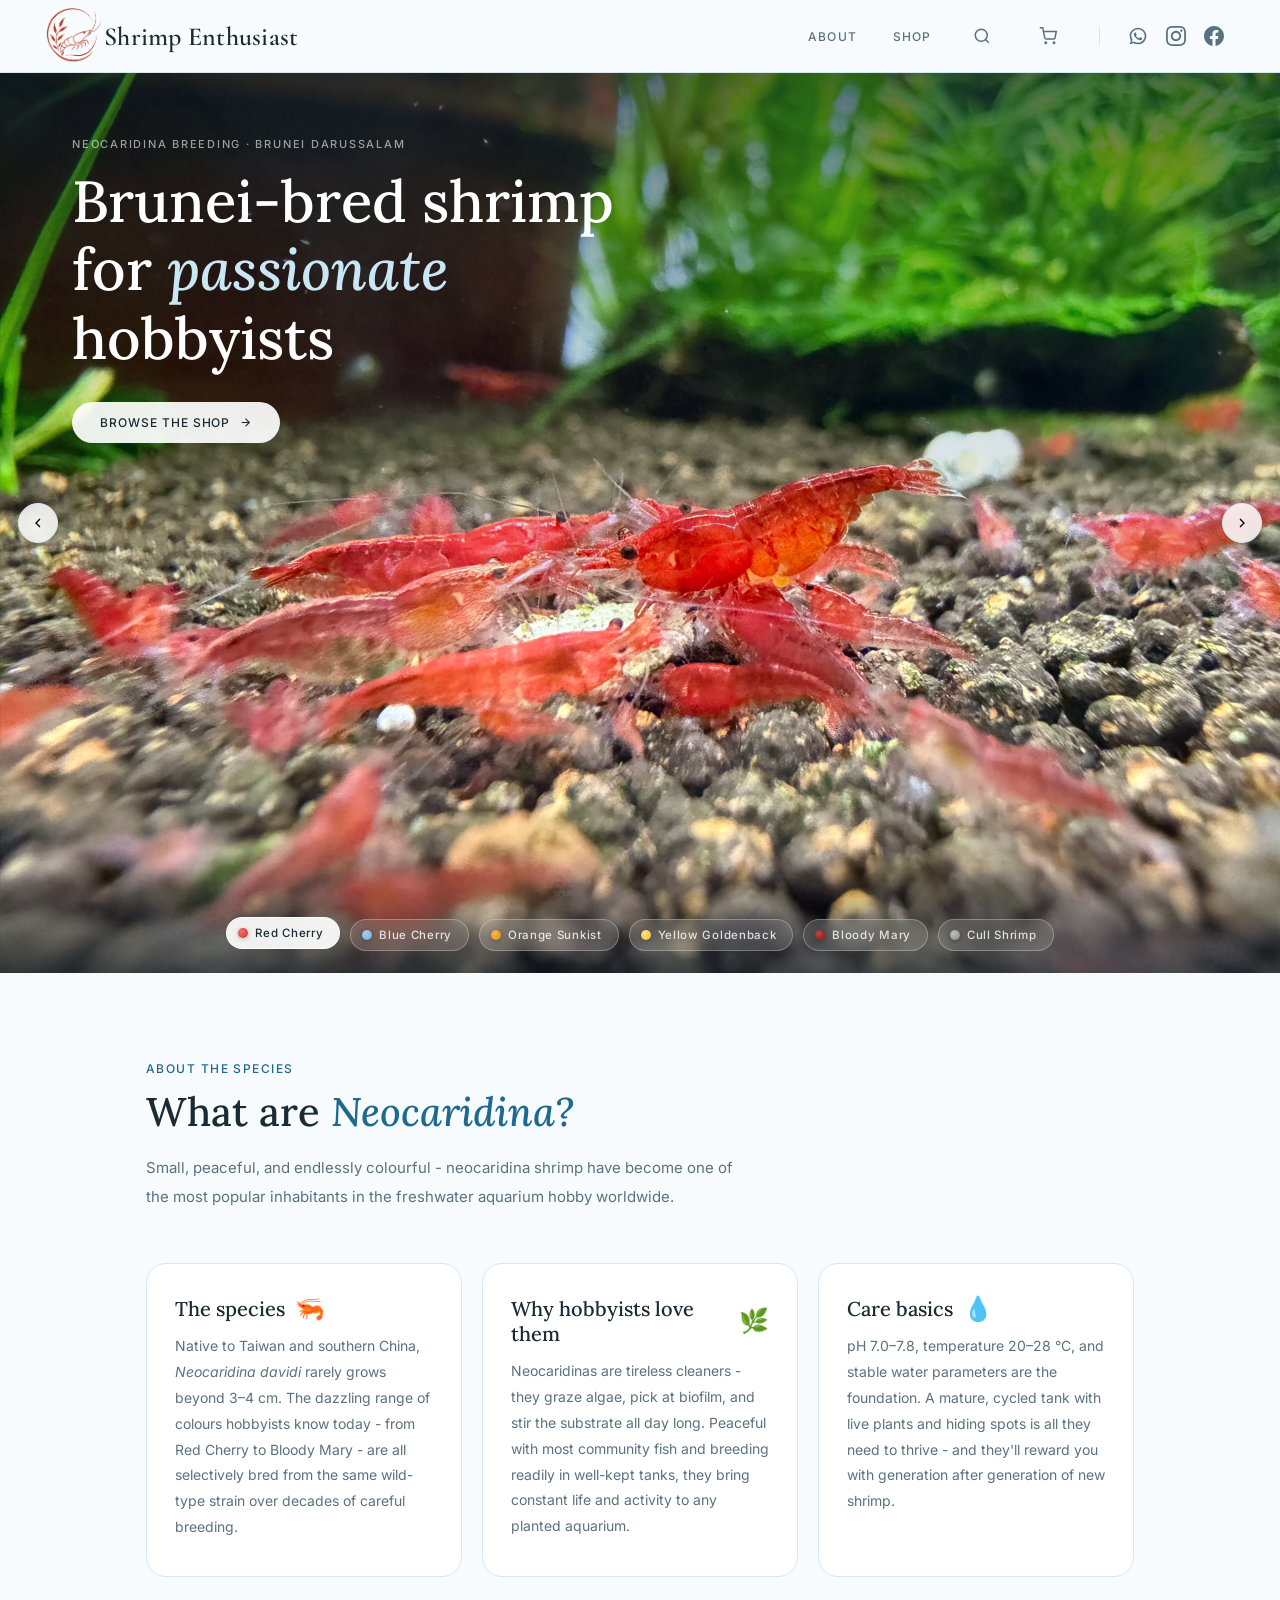
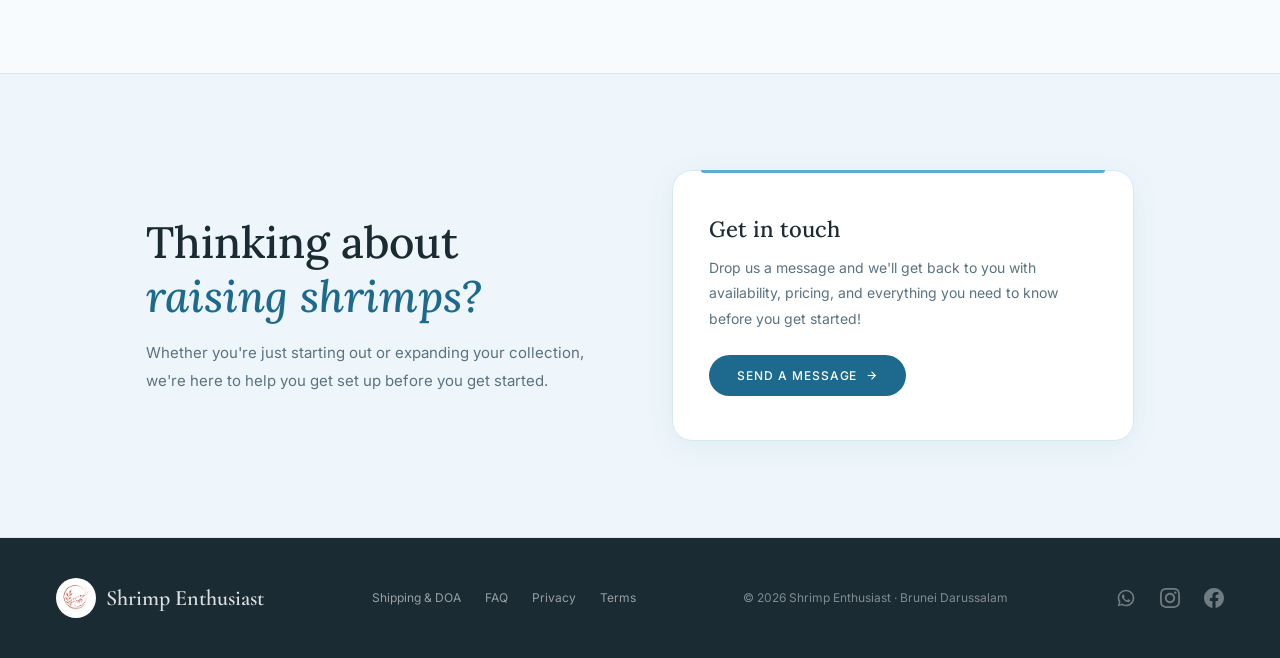
<file: index.html>
<!DOCTYPE html>
<html lang="en">
<head>
  <meta charset="UTF-8" />
  <meta name="viewport" content="width=device-width, initial-scale=1.0" />
  <title>Neocaridina Shrimp for Sale in Brunei | Shrimp Enthusiast</title>
  <meta name="description" content="Brunei's neocaridina shrimp breeder — buy Red Cherry, Blue Cherry, Orange Sunkist, Yellow Goldenback, Bloody Mary, and Cull shrimp locally bred in Brunei Darussalam.">
  <meta name="geo.region" content="BN">
  <meta name="geo.placename" content="Brunei Darussalam">
  <meta property="og:title" content="Neocaridina Shrimp for Sale in Brunei - Shrimp Enthusiast">
  <meta property="og:description" content="Brunei's neocaridina shrimp breeder — buy Red Cherry, Blue Cherry, Orange Sunkist, Yellow Goldenback, Bloody Mary, and Cull shrimp locally bred in Brunei Darussalam.">
  <meta property="og:type" content="website">
  <meta property="og:url" content="https://shrimpenthusiast.com/">
  <meta property="og:image" content="https://shrimpenthusiast.com/images/red-cherry.webp">
  <link rel="canonical" href="https://shrimpenthusiast.com/">
  <link rel="preconnect" href="https://fonts.googleapis.com">
  <link rel="preconnect" href="https://fonts.gstatic.com" crossorigin>
  <link href="https://fonts.googleapis.com/css2?family=Inter:wght@400;500&family=Lora:ital,wght@0,400;0,500;0,600;1,400;1,500&family=Cormorant+Garamond:wght@600&display=swap" rel="stylesheet">
  <link rel="icon" type="image/x-icon" href="favicon.ico">
  <link rel="apple-touch-icon" href="apple-touch-icon.png">
  <link rel="stylesheet" href="css/style.css?v=20261024">
  <style>
    /* ── HERO SLIDESHOW ── */
    .photo-banner {
      width: 100%;
      height: 100vh;
      height: 100svh;
      background: var(--bg-soft);
      position: relative;
      overflow: hidden;
    }

    .slideshow-track {
      display: flex;
      width: 100%;
      height: 100%;
      transition: transform 0.8s cubic-bezier(0.77, 0, 0.175, 1);
    }

    .slideshow-track img {
      width: 100%;
      height: 100%;
      object-fit: cover;
      flex-shrink: 0;
    }

    .slideshow-track .slide-placeholder {
      min-width: 100%;
      height: 100%;
      flex-shrink: 0;
      display: flex;
      flex-direction: column;
      align-items: center;
      justify-content: center;
      gap: 10px;
      background: var(--bg-soft);
    }

    .slideshow-track .slide-placeholder svg { opacity: 0.2; }

    .slideshow-track .slide-placeholder span {
      font-family: 'Inter', sans-serif;
      font-size: 11px;
      letter-spacing: 0.1em;
      text-transform: uppercase;
      color: #999;
    }

    /* ── HERO CAPTION OVERLAY (top of slideshow) ── */
    .slide-hero-caption {
      position: absolute;
      top: 0;
      left: 0;
      right: 0;
      padding: 64px 72px 180px;
      background: linear-gradient(to bottom, rgba(12,26,36,0.64) 0%, rgba(12,26,36,0.18) 52%, transparent 100%);
      pointer-events: none;
      z-index: 10;
    }

    .slide-hero-eyebrow {
      display: block;
      font-family: 'Inter', sans-serif;
      font-size: 11px;
      font-weight: 500;
      letter-spacing: 0.16em;
      text-transform: uppercase;
      color: rgba(255,255,255,0.58);
      margin-bottom: 16px;
    }

    .slide-hero-title {
      font-family: 'Lora', serif;
      font-size: 58px;
      font-weight: 500;
      color: #fff;
      line-height: 1.18;
      max-width: 560px;
    }

    .slide-hero-title em {
      font-style: italic;
      color: var(--blue-mid);
    }

    .slide-hero-cta {
      pointer-events: all;
      display: inline-flex;
      align-items: center;
      gap: 9px;
      margin-top: 30px;
      background: rgba(255,255,255,0.92);
      color: var(--text);
      text-decoration: none;
      font-family: 'Inter', sans-serif;
      font-size: 12px;
      font-weight: 500;
      letter-spacing: 0.08em;
      text-transform: uppercase;
      padding: 13px 28px;
      border-radius: 99px;
      transition: background 0.2s, transform 0.15s;
    }

    .slide-hero-cta:hover {
      background: #fff;
      transform: translateY(-1px);
    }

    .slide-hero-cta svg { transition: transform 0.2s; }
    .slide-hero-cta:hover svg { transform: translateX(3px); }

    /* Prev / Next arrows */
    .slide-btn {
      position: absolute;
      top: 50%;
      transform: translateY(-50%);
      z-index: 10;
      background: rgba(255,255,255,0.85);
      border: 1px solid var(--border);
      border-radius: 50%;
      width: 40px;
      height: 40px;
      display: flex;
      align-items: center;
      justify-content: center;
      cursor: pointer;
      transition: background 0.2s, transform 0.2s;
      backdrop-filter: blur(6px);
    }

    .slide-btn:hover {
      background: #fff;
      transform: translateY(-50%) scale(1.08);
    }

    .slide-btn.prev { left: 18px; }
    .slide-btn.next { right: 18px; }

    /* Dot indicators - hidden, variety bar takes over */
    .slide-dots { display: none; }

    /* ── SLIDE VARIETY BAR ── */
    .slide-variety-bar {
      position: absolute;
      bottom: 0;
      left: 0;
      right: 0;
      display: flex;
      justify-content: center;
      align-items: center;
      gap: 10px;
      padding: 52px 24px 22px;
      background: linear-gradient(to top, rgba(12,26,36,0.65) 0%, transparent 100%);
      z-index: 10;
      flex-wrap: nowrap;
      overflow-x: auto;
      -webkit-overflow-scrolling: touch;
      scrollbar-width: none;
    }
    .slide-variety-bar::-webkit-scrollbar { display: none; }

    .slide-variety-btn {
      display: inline-flex;
      align-items: center;
      gap: 7px;
      background: rgba(255,255,255,0.13);
      border: 1px solid rgba(255,255,255,0.28);
      border-radius: 99px;
      padding: 8px 16px 8px 11px;
      color: rgba(255,255,255,0.82);
      font-family: 'Inter', sans-serif;
      font-size: 11.5px;
      font-weight: 500;
      letter-spacing: 0.06em;
      cursor: pointer;
      transition: background 0.2s, border-color 0.2s, color 0.2s, transform 0.15s;
      backdrop-filter: blur(10px);
      -webkit-backdrop-filter: blur(10px);
      flex-shrink: 0;
      white-space: nowrap;
    }

    .slide-variety-btn:hover {
      background: rgba(255,255,255,0.26);
      border-color: rgba(255,255,255,0.52);
      color: #fff;
      transform: translateY(-2px);
    }

    .slide-variety-btn.active {
      background: rgba(255,255,255,0.92);
      border-color: rgba(255,255,255,0.95);
      color: var(--text);
      transform: translateY(-2px);
    }

    .slide-v-dot {
      width: 10px;
      height: 10px;
      border-radius: 50%;
      flex-shrink: 0;
      box-shadow: 0 1px 4px rgba(0,0,0,0.28);
    }

    /* ── NEOCARIDINA INFO SECTION ── */
    .neo-section {
      padding: 88px 56px 96px;
      max-width: 1100px;
      margin: 0 auto;
    }

    .neo-header {
      margin-bottom: 52px;
    }

    .neo-intro {
      font-family: 'Inter', sans-serif;
      font-size: 15px;
      font-weight: 400;
      color: var(--text-secondary);
      line-height: 1.9;
      max-width: 600px;
      margin-top: 18px;
    }

    .neo-grid {
      display: grid;
      grid-template-columns: repeat(3, 1fr);
      gap: 20px;
    }

    .neo-card {
      background: var(--bg-card);
      border: 1px solid var(--border);
      border-radius: 20px;
      padding: 32px 28px 36px;
    }

    .neo-card-header {
      display: flex;
      align-items: center;
      gap: 10px;
      margin-bottom: 12px;
    }

    .neo-card-icon {
      font-size: 24px;
      line-height: 1;
    }

    .neo-card h3 {
      font-family: 'Lora', serif;
      font-size: 20px;
      font-weight: 500;
      color: var(--text);
    }

    .neo-card p {
      font-family: 'Inter', sans-serif;
      font-size: 14px;
      font-weight: 400;
      color: var(--text-secondary);
      line-height: 1.85;
    }

    /* ── ANIMATIONS (page-specific) ── */
    .photo-banner { animation: fadeUp 0.5s 0.05s ease both; }

    /* ── RESPONSIVE (page-specific) ── */
    @media (max-width: 860px) {
      .photo-banner { height: 75vh; height: 75svh; }
      .slide-hero-caption { padding: 40px 28px 160px; }
      .slide-hero-title { font-size: 38px; }
      .slide-variety-bar { gap: 7px; padding: 44px 16px 16px; }
      .slide-variety-btn { font-size: 10.5px; padding: 7px 12px 7px 9px; }
      .neo-section { padding: 56px 24px 72px; }
      .neo-grid { grid-template-columns: 1fr; gap: 14px; }
    }

    @media (max-width: 520px) {
      .photo-banner { height: 70vh; height: 70svh; }
      .slide-hero-eyebrow { display: none; }
      .slide-hero-title { font-size: 28px; }
      .slide-hero-caption { padding: 20px 20px 80px; }
      .slide-hero-cta { margin-top: 22px; padding: 11px 24px; }
      .slide-variety-bar { justify-content: flex-start; padding: 36px 12px 12px; gap: 6px; }
      .slide-variety-btn { font-size: 10px; padding: 6px 10px 6px 8px; }
      .slide-v-dot { width: 8px; height: 8px; }
    }
  </style>
  <script type="application/ld+json">
  {
    "@context": "https://schema.org",
    "@type": ["LocalBusiness", "Store"],
    "@id": "https://shrimpenthusiast.com/#business",
    "name": "Shrimp Enthusiast",
    "description": "Neocaridina shrimp breeder in Brunei Darussalam. Locally bred Red Cherry, Blue Cherry, Orange Sunkist, Yellow Goldenback, Bloody Mary, and Cull shrimp, delivered Brunei-wide.",
    "url": "https://shrimpenthusiast.com/",
    "image": "https://shrimpenthusiast.com/images/red-cherry.webp",
    "logo": "https://shrimpenthusiast.com/images/logo.webp",
    "telephone": "+6738740667",
    "priceRange": "BND $1-$5",
    "currenciesAccepted": "BND",
    "paymentAccepted": "Cash on delivery, Bank transfer (BIBD)",
    "address": {
      "@type": "PostalAddress",
      "addressLocality": "Brunei-Muara",
      "addressRegion": "Brunei-Muara",
      "addressCountry": "BN"
    },
    "areaServed": [
      { "@type": "Country", "name": "Brunei Darussalam" },
      { "@type": "AdministrativeArea", "name": "Brunei-Muara" },
      { "@type": "AdministrativeArea", "name": "Tutong" },
      { "@type": "AdministrativeArea", "name": "Belait" },
      { "@type": "AdministrativeArea", "name": "Temburong" }
    ],
    "openingHoursSpecification": [{
      "@type": "OpeningHoursSpecification",
      "dayOfWeek": ["Monday", "Tuesday", "Wednesday", "Thursday", "Friday", "Saturday", "Sunday"],
      "opens": "09:00",
      "closes": "21:00"
    }],
    "knowsAbout": [
      "Neocaridina davidi",
      "Freshwater aquarium shrimp",
      "Shrimp breeding",
      "Planted aquariums"
    ],
    "hasOfferCatalog": {
      "@type": "OfferCatalog",
      "name": "Neocaridina shrimp varieties",
      "itemListElement": [
        { "@type": "Offer", "itemOffered": { "@type": "Product", "name": "Red Cherry Shrimp" }, "price": "4.00", "priceCurrency": "BND" },
        { "@type": "Offer", "itemOffered": { "@type": "Product", "name": "Blue Cherry Shrimp" }, "price": "4.00", "priceCurrency": "BND" },
        { "@type": "Offer", "itemOffered": { "@type": "Product", "name": "Orange Sunkist Shrimp" }, "price": "5.00", "priceCurrency": "BND" },
        { "@type": "Offer", "itemOffered": { "@type": "Product", "name": "Yellow Goldenback Shrimp" }, "price": "5.00", "priceCurrency": "BND" },
        { "@type": "Offer", "itemOffered": { "@type": "Product", "name": "Bloody Mary Shrimp" }, "price": "5.00", "priceCurrency": "BND" },
        { "@type": "Offer", "itemOffered": { "@type": "Product", "name": "Cull Shrimp" }, "price": "1.00", "priceCurrency": "BND" },
        { "@type": "Offer", "itemOffered": { "@type": "Product", "name": "Ramshorn Snail" }, "price": "1.00", "priceCurrency": "BND" }
      ]
    },
    "sameAs": [
      "https://www.instagram.com/shrimp_enthusiast/",
      "https://www.facebook.com/shrimp.enthusiast.92/"
    ]
  }
  </script>
</head>
<body>

  <!-- NAV -->
  <nav>
    <a href="#" class="logo">
      <div class="logo-mark"><img src="images/logo.webp" alt="Shrimp Enthusiast logo" width="70" height="70"></div>
      Shrimp Enthusiast
    </a>
    <button class="nav-toggle" id="navToggle" aria-label="Toggle navigation" aria-expanded="false">
      <svg class="icon-open" width="22" height="22" viewBox="0 0 24 24" fill="none" stroke="currentColor" stroke-width="2" aria-hidden="true"><line x1="3" y1="6" x2="21" y2="6"/><line x1="3" y1="12" x2="21" y2="12"/><line x1="3" y1="18" x2="21" y2="18"/></svg>
      <svg class="icon-close" width="22" height="22" viewBox="0 0 24 24" fill="none" stroke="currentColor" stroke-width="2" aria-hidden="true"><line x1="18" y1="6" x2="6" y2="18"/><line x1="6" y1="6" x2="18" y2="18"/></svg>
    </button>
    <div class="nav-links" id="navLinks">
      <a href="about.html">About</a>
      <a href="shop.html">Shop</a>
      <button class="nav-search-btn" id="searchBtn" aria-label="Search varieties">
        <svg width="18" height="18" viewBox="0 0 24 24" fill="none" stroke="currentColor" stroke-width="2"><circle cx="11" cy="11" r="8"/><line x1="21" y1="21" x2="16.65" y2="16.65"/></svg>
      </button>
      <button class="nav-cart-btn" id="cartBtn" aria-label="View cart">
        <svg width="18" height="18" viewBox="0 0 24 24" fill="none" stroke="currentColor" stroke-width="2"><circle cx="9" cy="21" r="1"/><circle cx="20" cy="21" r="1"/><path d="M1 1h4l2.68 13.39a2 2 0 002 1.61h9.72a2 2 0 002-1.61L23 6H6"/></svg>
        <span class="cart-badge" id="cartBadge"></span>
      </button>
      <div class="nav-social">
        <a href="https://wa.me/6738740667" class="social-link whatsapp" target="_blank" rel="noopener" aria-label="WhatsApp">
          <svg width="20" height="20" viewBox="0 0 24 24" fill="currentColor" aria-hidden="true"><path d="M12 2C6.477 2 2 6.477 2 12c0 1.89.525 3.66 1.438 5.168L2 22l4.978-1.358A9.945 9.945 0 0012 22c5.523 0 10-4.477 10-10S17.523 2 12 2zm0 18a7.945 7.945 0 01-4.056-1.107l-.29-.173-3.01.82.849-2.944-.19-.303A7.944 7.944 0 014 12c0-4.411 3.589-8 8-8s8 3.589 8 8-3.589 8-8 8zm4.406-5.595c-.242-.121-1.432-.707-1.654-.787-.222-.08-.384-.121-.545.121-.16.242-.625.787-.766.949-.14.161-.282.181-.523.06-.242-.12-1.021-.376-1.945-1.196-.718-.64-1.203-1.43-1.344-1.672-.14-.242-.015-.373.105-.493.109-.109.242-.282.363-.423.12-.14.161-.242.242-.403.08-.161.04-.302-.02-.423-.06-.121-.545-1.313-.748-1.797-.196-.473-.396-.408-.545-.416-.14-.007-.302-.009-.463-.009-.16 0-.423.06-.645.302-.222.242-.847.827-.847 2.016s.867 2.337.988 2.499c.12.161 1.706 2.605 4.133 3.652.578.25 1.028.399 1.38.51.58.185 1.107.159 1.524.096.465-.069 1.432-.586 1.634-1.151.201-.565.201-1.05.14-1.151-.06-.1-.221-.161-.463-.282z"/></svg>
        </a>
        <a href="https://www.instagram.com/shrimp_enthusiast/" class="social-link instagram" target="_blank" rel="noopener" aria-label="Instagram">
          <svg width="20" height="20" viewBox="0 0 24 24" fill="currentColor" aria-hidden="true"><path d="M12 2.163c3.204 0 3.584.012 4.85.07 3.252.148 4.771 1.691 4.919 4.919.058 1.265.069 1.645.069 4.849 0 3.205-.012 3.584-.069 4.849-.149 3.225-1.664 4.771-4.919 4.919-1.266.058-1.644.07-4.85.07-3.204 0-3.584-.012-4.849-.07-3.26-.149-4.771-1.699-4.919-4.92-.058-1.265-.07-1.644-.07-4.849 0-3.204.013-3.583.07-4.849.149-3.227 1.664-4.771 4.919-4.919 1.266-.057 1.645-.069 4.849-.069zm0-2.163c-3.259 0-3.667.014-4.947.072-4.358.2-6.78 2.618-6.98 6.98-.059 1.281-.073 1.689-.073 4.948 0 3.259.014 3.668.072 4.948.2 4.358 2.618 6.78 6.98 6.98 1.281.058 1.689.072 4.948.072 3.259 0 3.668-.014 4.948-.072 4.354-.2 6.782-2.618 6.979-6.98.059-1.28.073-1.689.073-4.948 0-3.259-.014-3.667-.072-4.947-.196-4.354-2.617-6.78-6.979-6.98-1.281-.059-1.69-.073-4.949-.073zm0 5.838c-3.403 0-6.162 2.759-6.162 6.162s2.759 6.163 6.162 6.163 6.162-2.759 6.162-6.163c0-3.403-2.759-6.162-6.162-6.162zm0 10.162c-2.209 0-4-1.79-4-4 0-2.209 1.791-4 4-4s4 1.791 4 4c0 2.21-1.791 4-4 4zm6.406-11.845c-.796 0-1.441.645-1.441 1.44s.645 1.44 1.441 1.44c.795 0 1.439-.645 1.439-1.44s-.644-1.44-1.439-1.44z"/></svg>
        </a>
        <a href="https://www.facebook.com/shrimp.enthusiast.92/" class="social-link facebook" target="_blank" rel="noopener" aria-label="Facebook">
          <svg width="20" height="20" viewBox="0 0 24 24" fill="currentColor" aria-hidden="true"><path d="M24 12.073c0-6.627-5.373-12-12-12s-12 5.373-12 12c0 5.99 4.388 10.954 10.125 11.854v-8.385H7.078v-3.47h3.047V9.43c0-3.007 1.792-4.669 4.533-4.669 1.312 0 2.686.235 2.686.235v2.953H15.83c-1.491 0-1.956.925-1.956 1.874v2.25h3.328l-.532 3.47h-2.796v8.385C19.612 23.027 24 18.062 24 12.073z"/></svg>
        </a>
      </div>
    </div>
  </nav>

  <!-- HERO SLIDESHOW -->
  <div class="photo-banner" id="photoBanner">
    <div class="slideshow-track" id="slideshowTrack">
      <!-- SLIDE 1: Red Cherry -->
      <img src="images/red-cherry.webp" alt="Red Cherry neocaridina shrimp in a planted aquarium">
      <!-- SLIDE 2: Blue Cherry -->
      <img src="images/blue-cherry.webp" alt="Blue Cherry neocaridina shrimp on aquarium substrate">
      <!-- SLIDE 3: Orange Sunkist -->
      <img src="images/orange-sunkist.webp" alt="Orange Sunkist neocaridina shrimp on driftwood">
      <!-- SLIDE 4: Yellow Goldenback -->
      <img src="images/yellow-goldenback.webp" alt="Yellow Goldenback neocaridina shrimp grazing on moss">
      <!-- SLIDE 5: Bloody Mary -->
      <img src="images/bloody-mary.webp" alt="Bloody Mary neocaridina shrimp with deep red colouration">
      <!-- SLIDE 6: Cull Shrimp -->
      <img src="images/cull-shrimp.webp" alt="Cull neocaridina shrimp with mixed colouration">
    </div>

    <!-- Hero caption -->
    <div class="slide-hero-caption">
      <span class="slide-hero-eyebrow">Neocaridina Breeding · Brunei Darussalam</span>
      <h1 class="slide-hero-title">Brunei-bred shrimp<br>for <em>passionate</em> hobbyists</h1>
      <a href="shop.html" class="slide-hero-cta">
        Browse the shop
        <svg width="13" height="13" viewBox="0 0 24 24" fill="none" stroke="currentColor" stroke-width="2"><line x1="5" y1="12" x2="19" y2="12"/><polyline points="12 5 19 12 12 19"/></svg>
      </a>
    </div>

    <!-- Arrows -->
    <button class="slide-btn prev" id="slidePrev" aria-label="Previous">
      <svg width="16" height="16" viewBox="0 0 24 24" fill="none" stroke="currentColor" stroke-width="2"><polyline points="15 18 9 12 15 6"/></svg>
    </button>
    <button class="slide-btn next" id="slideNext" aria-label="Next">
      <svg width="16" height="16" viewBox="0 0 24 24" fill="none" stroke="currentColor" stroke-width="2"><polyline points="9 18 15 12 9 6"/></svg>
    </button>

    <!-- Dots (hidden, kept for JS compat) -->
    <div class="slide-dots" id="slideDots"></div>

    <!-- Variety selector overlay -->
    <div class="slide-variety-bar" id="slideVarietyBar">
      <button class="slide-variety-btn active" data-index="0">
        <span class="slide-v-dot" style="background: radial-gradient(circle at 35% 35%, #F07070, #C83232);"></span>
        Red Cherry
      </button>
      <button class="slide-variety-btn" data-index="1">
        <span class="slide-v-dot" style="background: radial-gradient(circle at 35% 35%, #A8CFED, #6BA8D8);"></span>
        Blue Cherry
      </button>
      <button class="slide-variety-btn" data-index="2">
        <span class="slide-v-dot" style="background: radial-gradient(circle at 35% 35%, #F7B84E, #E08A10);"></span>
        Orange Sunkist
      </button>
      <button class="slide-variety-btn" data-index="3">
        <span class="slide-v-dot" style="background: radial-gradient(circle at 35% 35%, #FFE084, #F0C030);"></span>
        Yellow Goldenback
      </button>
      <button class="slide-variety-btn" data-index="4">
        <span class="slide-v-dot" style="background: radial-gradient(circle at 35% 35%, #C04444, #7A1A1A);"></span>
        Bloody Mary
      </button>
      <button class="slide-variety-btn" data-index="5">
        <span class="slide-v-dot" style="background: radial-gradient(circle at 35% 35%, #BFBFBF, #888);"></span>
        Cull Shrimp
      </button>
    </div>
  </div>

  <!-- NEOCARIDINA INFO SECTION -->
  <section class="neo-section">
    <div class="neo-header reveal">
      <div class="section-eyebrow">About the species</div>
      <h2 class="section-title">What are <em>Neocaridina?</em></h2>
      <p class="neo-intro">Small, peaceful, and endlessly colourful - neocaridina shrimp have become one of the most popular inhabitants in the freshwater aquarium hobby worldwide.</p>
    </div>

    <div class="neo-grid">
      <div class="neo-card reveal">
        <div class="neo-card-header">
          <h3>The species</h3>
          <div class="neo-card-icon">🦐</div>
        </div>
        <p>Native to Taiwan and southern China, <em>Neocaridina davidi</em> rarely grows beyond 3–4 cm. The dazzling range of colours hobbyists know today - from Red Cherry to Bloody Mary - are all selectively bred from the same wild-type strain over decades of careful breeding.</p>
      </div>
      <div class="neo-card reveal" style="transition-delay: 0.08s">
        <div class="neo-card-header">
          <h3>Why hobbyists love them</h3>
          <div class="neo-card-icon">🌿</div>
        </div>
        <p>Neocaridinas are tireless cleaners - they graze algae, pick at biofilm, and stir the substrate all day long. Peaceful with most community fish and breeding readily in well-kept tanks, they bring constant life and activity to any planted aquarium.</p>
      </div>
      <div class="neo-card reveal" style="transition-delay: 0.16s">
        <div class="neo-card-header">
          <h3>Care basics</h3>
          <div class="neo-card-icon">💧</div>
        </div>
        <p>pH 7.0–7.8, temperature 20–28 °C, and stable water parameters are the foundation. A mature, cycled tank with live plants and hiding spots is all they need to thrive - and they'll reward you with generation after generation of new shrimp.</p>
      </div>
    </div>
  </section>

  <!-- CTA -->
  <div class="cta-outer">
    <section class="cta-section" id="contact">
      <div class="cta-text reveal">
        <h2>Thinking about <em>raising shrimps?</em></h2>
        <p>Whether you're just starting out or expanding your collection, we're here to help you get set up before you get started.</p>
      </div>
      <div class="cta-box reveal">
        <div class="cta-box-label">Get in touch</div>
        <p>Drop us a message and we'll get back to you with availability, pricing, and everything you need to know before you get started!</p>
        <a href="https://wa.me/6738740667" target="_blank" rel="noopener">
          Send a message
          <svg width="13" height="13" viewBox="0 0 24 24" fill="none" stroke="currentColor" stroke-width="2"><line x1="5" y1="12" x2="19" y2="12"/><polyline points="12 5 19 12 12 19"/></svg>
        </a>
      </div>
    </section>
  </div>

  <!-- FOOTER -->
  <footer>
    <a href="#" class="footer-logo">
      <div class="footer-logo-mark"><img src="images/logo.webp" alt="Shrimp Enthusiast logo" width="40" height="40"></div>
      Shrimp Enthusiast
    </a>
    <div class="footer-nav">
      <a href="shipping.html">Shipping & DOA</a>
      <a href="faq.html">FAQ</a>
      <a href="privacy.html">Privacy</a>
      <a href="terms.html">Terms</a>
    </div>
    <p>© 2026 Shrimp Enthusiast · Brunei Darussalam</p>
    <div class="footer-links">
      <a href="https://wa.me/6738740667" class="social-link whatsapp" target="_blank" rel="noopener" aria-label="WhatsApp">
        <svg width="20" height="20" viewBox="0 0 24 24" fill="currentColor" aria-hidden="true"><path d="M12 2C6.477 2 2 6.477 2 12c0 1.89.525 3.66 1.438 5.168L2 22l4.978-1.358A9.945 9.945 0 0012 22c5.523 0 10-4.477 10-10S17.523 2 12 2zm0 18a7.945 7.945 0 01-4.056-1.107l-.29-.173-3.01.82.849-2.944-.19-.303A7.944 7.944 0 014 12c0-4.411 3.589-8 8-8s8 3.589 8 8-3.589 8-8 8zm4.406-5.595c-.242-.121-1.432-.707-1.654-.787-.222-.08-.384-.121-.545.121-.16.242-.625.787-.766.949-.14.161-.282.181-.523.06-.242-.12-1.021-.376-1.945-1.196-.718-.64-1.203-1.43-1.344-1.672-.14-.242-.015-.373.105-.493.109-.109.242-.282.363-.423.12-.14.161-.242.242-.403.08-.161.04-.302-.02-.423-.06-.121-.545-1.313-.748-1.797-.196-.473-.396-.408-.545-.416-.14-.007-.302-.009-.463-.009-.16 0-.423.06-.645.302-.222.242-.847.827-.847 2.016s.867 2.337.988 2.499c.12.161 1.706 2.605 4.133 3.652.578.25 1.028.399 1.38.51.58.185 1.107.159 1.524.096.465-.069 1.432-.586 1.634-1.151.201-.565.201-1.05.14-1.151-.06-.1-.221-.161-.463-.282z"/></svg>
      </a>
      <a href="https://www.instagram.com/shrimp_enthusiast/" class="social-link instagram" target="_blank" rel="noopener" aria-label="Instagram">
        <svg width="20" height="20" viewBox="0 0 24 24" fill="currentColor" aria-hidden="true"><path d="M12 2.163c3.204 0 3.584.012 4.85.07 3.252.148 4.771 1.691 4.919 4.919.058 1.265.069 1.645.069 4.849 0 3.205-.012 3.584-.069 4.849-.149 3.225-1.664 4.771-4.919 4.919-1.266.058-1.644.07-4.85.07-3.204 0-3.584-.012-4.849-.07-3.26-.149-4.771-1.699-4.919-4.92-.058-1.265-.07-1.644-.07-4.849 0-3.204.013-3.583.07-4.849.149-3.227 1.664-4.771 4.919-4.919 1.266-.057 1.645-.069 4.849-.069zm0-2.163c-3.259 0-3.667.014-4.947.072-4.358.2-6.78 2.618-6.98 6.98-.059 1.281-.073 1.689-.073 4.948 0 3.259.014 3.668.072 4.948.2 4.358 2.618 6.78 6.98 6.98 1.281.058 1.689.072 4.948.072 3.259 0 3.668-.014 4.948-.072 4.354-.2 6.782-2.618 6.979-6.98.059-1.28.073-1.689.073-4.948 0-3.259-.014-3.667-.072-4.947-.196-4.354-2.617-6.78-6.979-6.98-1.281-.059-1.69-.073-4.949-.073zm0 5.838c-3.403 0-6.162 2.759-6.162 6.162s2.759 6.163 6.162 6.163 6.162-2.759 6.162-6.163c0-3.403-2.759-6.162-6.162-6.162zm0 10.162c-2.209 0-4-1.79-4-4 0-2.209 1.791-4 4-4s4 1.791 4 4c0 2.21-1.791 4-4 4zm6.406-11.845c-.796 0-1.441.645-1.441 1.44s.645 1.44 1.441 1.44c.795 0 1.439-.645 1.439-1.44s-.644-1.44-1.439-1.44z"/></svg>
      </a>
      <a href="https://www.facebook.com/shrimp.enthusiast.92/" class="social-link facebook" target="_blank" rel="noopener" aria-label="Facebook">
        <svg width="20" height="20" viewBox="0 0 24 24" fill="currentColor" aria-hidden="true"><path d="M24 12.073c0-6.627-5.373-12-12-12s-12 5.373-12 12c0 5.99 4.388 10.954 10.125 11.854v-8.385H7.078v-3.47h3.047V9.43c0-3.007 1.792-4.669 4.533-4.669 1.312 0 2.686.235 2.686.235v2.953H15.83c-1.491 0-1.956.925-1.956 1.874v2.25h3.328l-.532 3.47h-2.796v8.385C19.612 23.027 24 18.062 24 12.073z"/></svg>
      </a>
    </div>
  </footer>

  <!-- CART OVERLAY -->
  <div class="cart-overlay" id="cartOverlay">
    <div class="cart-panel">
      <div class="cart-header">
        <h2>Your Cart</h2>
        <button class="cart-close" id="cartClose" aria-label="Close cart">
          <svg width="20" height="20" viewBox="0 0 24 24" fill="none" stroke="currentColor" stroke-width="2"><line x1="18" y1="6" x2="6" y2="18"/><line x1="6" y1="6" x2="18" y2="18"/></svg>
        </button>
      </div>
      <div class="cart-items" id="cartItems"></div>
      <div class="cart-footer" id="cartFooter" style="display:none;">
        <div class="cart-total">
          <span class="cart-total-label">Total</span>
          <span class="cart-total-value" id="cartTotalValue">BND $0.00</span>
        </div>
        <a class="cart-checkout-btn" id="cartCheckoutBtn" href="#" target="_blank" rel="noopener">
          <svg width="16" height="16" viewBox="0 0 24 24" fill="currentColor" aria-hidden="true"><path d="M12 2C6.477 2 2 6.477 2 12c0 1.89.525 3.66 1.438 5.168L2 22l4.978-1.358A9.945 9.945 0 0012 22c5.523 0 10-4.477 10-10S17.523 2 12 2zm0 18a7.945 7.945 0 01-4.056-1.107l-.29-.173-3.01.82.849-2.944-.19-.303A7.944 7.944 0 014 12c0-4.411 3.589-8 8-8s8 3.589 8 8-3.589 8-8 8zm4.406-5.595c-.242-.121-1.432-.707-1.654-.787-.222-.08-.384-.121-.545.121-.16.242-.625.787-.766.949-.14.161-.282.181-.523.06-.242-.12-1.021-.376-1.945-1.196-.718-.64-1.203-1.43-1.344-1.672-.14-.242-.015-.373.105-.493.109-.109.242-.282.363-.423.12-.14.161-.242.242-.403.08-.161.04-.302-.02-.423-.06-.121-.545-1.313-.748-1.797-.196-.473-.396-.408-.545-.416-.14-.007-.302-.009-.463-.009-.16 0-.423.06-.645.302-.222.242-.847.827-.847 2.016s.867 2.337.988 2.499c.12.161 1.706 2.605 4.133 3.652.578.25 1.028.399 1.38.51.58.185 1.107.159 1.524.096.465-.069 1.432-.586 1.634-1.151.201-.565.201-1.05.14-1.151-.06-.1-.221-.161-.463-.282z"/></svg>
          Checkout via WhatsApp
        </a>
      </div>
    </div>
  </div>

  <!-- SEARCH OVERLAY -->
  <div class="search-overlay" id="searchOverlay">
    <div class="search-modal">
      <div class="search-input-wrap">
        <svg width="18" height="18" viewBox="0 0 24 24" fill="none" stroke="currentColor" stroke-width="2"><circle cx="11" cy="11" r="8"/><line x1="21" y1="21" x2="16.65" y2="16.65"/></svg>
        <input type="text" class="search-input" id="searchInput" placeholder="Search varieties..." autocomplete="off">
      </div>
      <div class="search-results" id="searchResults"></div>
    </div>
  </div>

  <script src="js/stock.js?v=20261024"></script>
  <script src="js/shared.js?v=20261024"></script>
  <script src="js/main.js?v=20261024"></script>

</body>
</html>
</file>
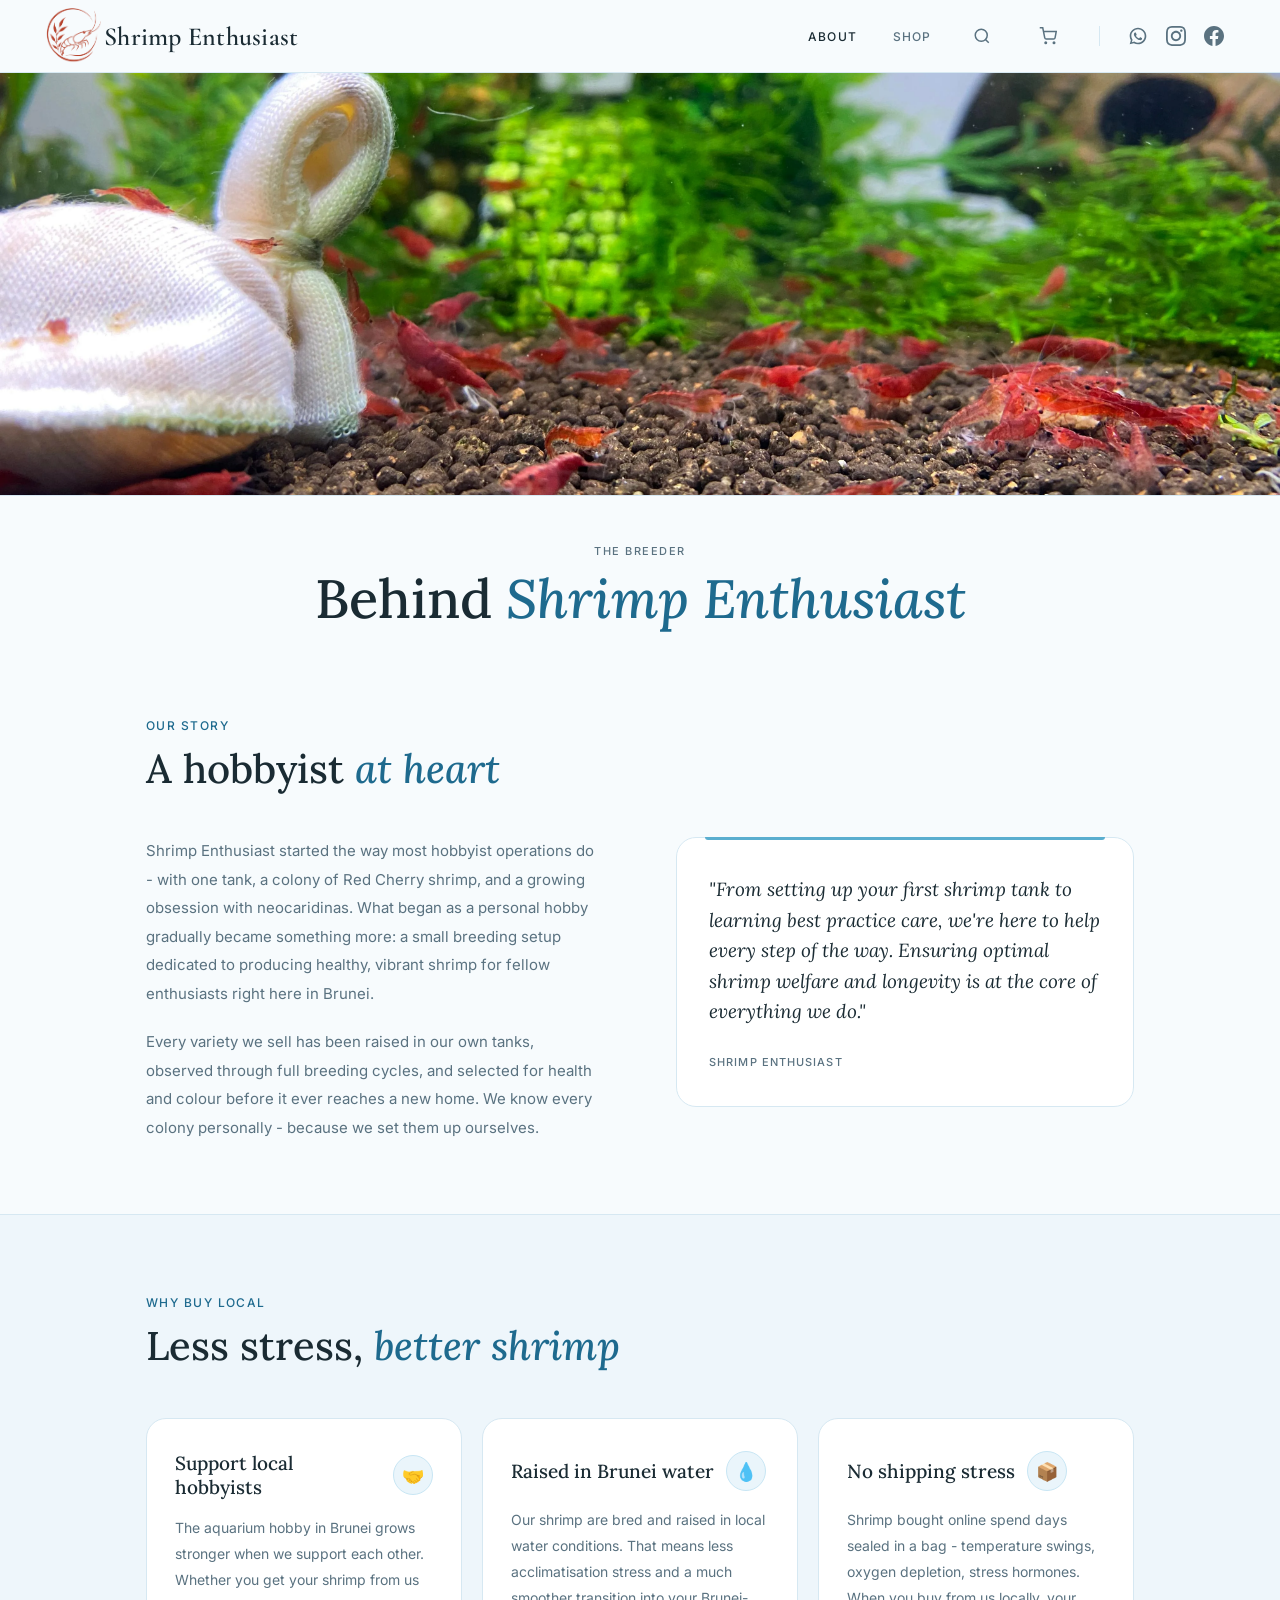
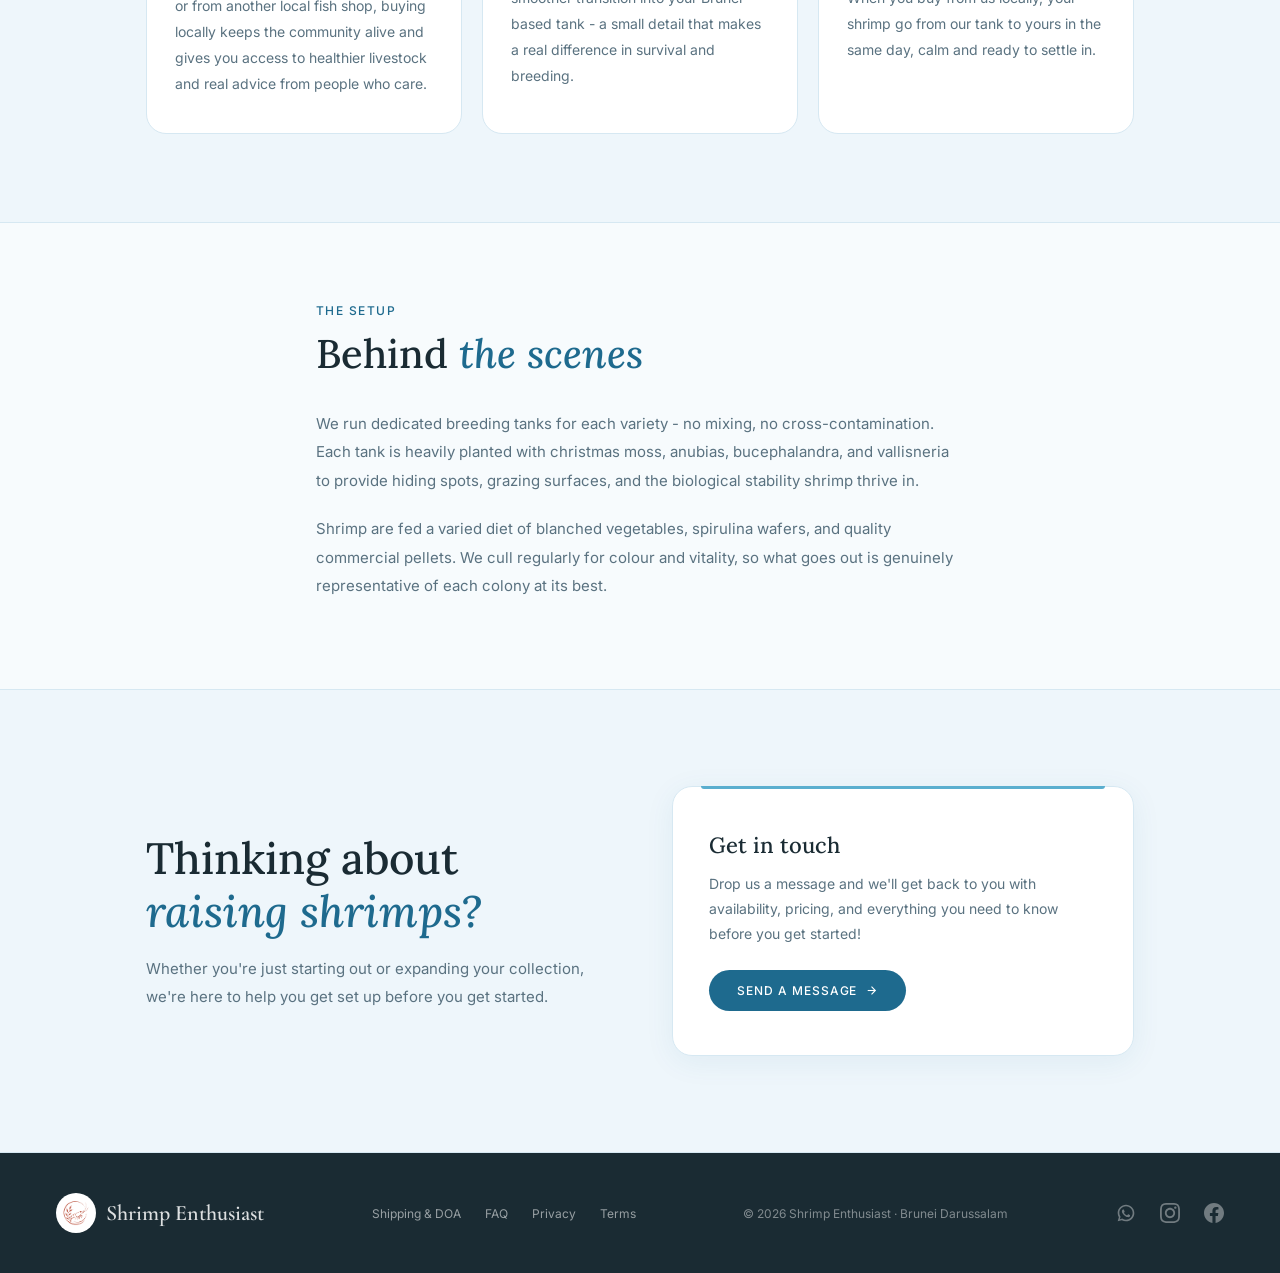
<file: about.html>
<!DOCTYPE html>
<html lang="en">
<head>
  <meta charset="UTF-8" />
  <meta name="viewport" content="width=device-width, initial-scale=1.0" />
  <title>About Shrimp Enthusiast - Brunei Shrimp Breeder</title>
  <meta name="description" content="Neocaridina shrimp breeder in Brunei Darussalam — learn about Shrimp Enthusiast and our passion for quality shrimp keeping and breeding.">
  <meta name="geo.region" content="BN">
  <meta name="geo.placename" content="Brunei Darussalam">
  <meta property="og:title" content="About Shrimp Enthusiast - Brunei Shrimp Breeder">
  <meta property="og:description" content="Neocaridina shrimp breeder in Brunei Darussalam — learn about Shrimp Enthusiast and our passion for quality shrimp keeping and breeding.">
  <meta property="og:type" content="website">
  <meta property="og:url" content="https://shrimpenthusiast.com/about.html">
  <meta property="og:image" content="https://shrimpenthusiast.com/images/red-cherry.webp">
  <link rel="canonical" href="https://shrimpenthusiast.com/about.html">
  <link rel="preconnect" href="https://fonts.googleapis.com">
  <link rel="preconnect" href="https://fonts.gstatic.com" crossorigin>
  <link href="https://fonts.googleapis.com/css2?family=Inter:wght@400;500&family=Lora:ital,wght@0,400;0,500;0,600;1,400;1,500&family=Cormorant+Garamond:wght@600&display=swap" rel="stylesheet">
  <link rel="icon" type="image/x-icon" href="favicon.ico">
  <link rel="apple-touch-icon" href="apple-touch-icon.png">
  <link rel="stylesheet" href="css/style.css?v=20261024">
  <style>
    /* ── ABOUT BANNER ── */
    .about-banner {
      width: 100%;
      background: #fff;
      border-bottom: 1px solid var(--border);
      position: relative;
      overflow: hidden;
    }

    .about-banner-img {
      width: 100%;
      display: block;
      padding: 0 0px;
      aspect-ratio: 1400 / 462;
      object-fit: cover;
      object-position: center 75%; /* adjust per variety: e.g. "center 30%", "top", "bottom" */
    }

    .about-banner-caption {
      text-align: center;
      padding: 48px 56px 0;
      max-width: 1100px;
      margin: 0 auto;
    }

    .about-banner-eyebrow {
      display: block;
      font-family: 'Inter', sans-serif;
      font-size: 11px;
      font-weight: 500;
      letter-spacing: 0.14em;
      text-transform: uppercase;
      color: var(--text-secondary);
      margin-bottom: 10px;
    }

    .about-banner-title {
      font-family: 'Lora', serif;
      font-size: 54px;
      font-weight: 500;
      color: var(--text);
      line-height: 1.15;
    }

    .about-banner-title em {
      font-style: italic;
      color: var(--blue-deep);
    }

    /* ── STORY SECTION ── */
    .story-outer {
      padding: 88px 56px 72px;
      max-width: 1100px;
      margin: 0 auto;
    }

    .story-grid {
      display: grid;
      grid-template-columns: 1fr 1fr;
      gap: 72px;
      align-items: start;
      margin-top: 44px;
    }

    .story-text p {
      font-family: 'Inter', sans-serif;
      font-size: 15px;
      font-weight: 400;
      color: var(--text-secondary);
      line-height: 1.9;
    }

    .story-text p + p {
      margin-top: 20px;
    }

    .story-quote {
      background: var(--bg-card);
      border: 1px solid var(--border);
      border-radius: 20px;
      padding: 36px 32px;
      position: relative;
    }

    .story-quote::before {
      content: '';
      position: absolute;
      top: -1px; left: 28px; right: 28px;
      height: 3px;
      background: var(--blue);
      border-radius: 0 0 4px 4px;
    }

    .story-quote blockquote {
      font-family: 'Lora', serif;
      font-size: 19px;
      font-style: italic;
      font-weight: 400;
      color: var(--text);
      line-height: 1.6;
      margin-bottom: 24px;
    }

    .story-quote cite {
      font-family: 'Inter', sans-serif;
      font-size: 11px;
      font-weight: 500;
      letter-spacing: 0.1em;
      text-transform: uppercase;
      color: var(--text-secondary);
      font-style: normal;
    }

    /* ── WHY LOCAL SECTION ── */
    .why-outer {
      background: var(--bg-soft);
      border-top: 1px solid var(--border);
      border-bottom: 1px solid var(--border);
    }

    .why-section {
      padding: 80px 56px 88px;
      max-width: 1100px;
      margin: 0 auto;
    }

    .why-header {
      margin-bottom: 48px;
    }

    .why-grid {
      display: grid;
      grid-template-columns: repeat(3, 1fr);
      gap: 20px;
    }

    .why-card {
      background: var(--bg-card);
      border: 1px solid var(--border);
      border-radius: 20px;
      padding: 32px 28px 36px;
    }

    .why-card-header {
      display: flex;
      align-items: center;
      gap: 12px;
      margin-bottom: 16px;
    }

    .why-card-icon {
      width: 40px;
      height: 40px;
      border-radius: 50%;
      background: var(--blue-light);
      border: 1px solid var(--blue-mid);
      display: flex;
      align-items: center;
      justify-content: center;
      font-size: 18px;
      flex-shrink: 0;
    }

    .why-card h3 {
      font-family: 'Lora', serif;
      font-size: 19px;
      font-weight: 500;
      color: var(--text);
    }

    .why-card p {
      font-family: 'Inter', sans-serif;
      font-size: 14px;
      font-weight: 400;
      color: var(--text-secondary);
      line-height: 1.85;
    }

    /* ── THE SETUP SECTION ── */
    .setup-section {
      padding: 80px 56px 88px;
      max-width: 760px;
      margin: 0 auto;
    }

    .setup-header {
      margin-bottom: 32px;
    }

    .setup-text p {
      font-family: 'Inter', sans-serif;
      font-size: 15px;
      font-weight: 400;
      color: var(--text-secondary);
      line-height: 1.9;
    }

    .setup-text p + p {
      margin-top: 20px;
    }

    /* ── PAGE ANIMATION ── */
    .about-banner { animation: fadeUp 0.5s 0.05s ease both; }

    /* ── RESPONSIVE ── */
    @media (max-width: 860px) {
      .about-banner-img { padding: 0 0px; }
      .about-banner-title { font-size: 38px; }
      .about-banner-caption { padding: 36px 24px 0; }
      .story-outer { padding: 56px 24px 56px; }
      .story-grid { grid-template-columns: 1fr; gap: 36px; }
      .why-section { padding: 56px 24px 64px; }
      .why-grid { grid-template-columns: 1fr; gap: 14px; }
      .setup-section { padding: 56px 24px 64px; }
    }

    @media (max-width: 480px) {
      .about-banner-img { padding: 0 0px; }
      .about-banner-title { font-size: 30px; }
    }
  </style>
</head>
<body>

  <!-- NAV -->
  <nav>
    <a href="index.html" class="logo">
      <div class="logo-mark"><img src="images/logo.webp" alt="Shrimp Enthusiast logo" width="70" height="70"></div>
      Shrimp Enthusiast
    </a>
    <button class="nav-toggle" id="navToggle" aria-label="Toggle navigation" aria-expanded="false">
      <svg class="icon-open" width="22" height="22" viewBox="0 0 24 24" fill="none" stroke="currentColor" stroke-width="2" aria-hidden="true"><line x1="3" y1="6" x2="21" y2="6"/><line x1="3" y1="12" x2="21" y2="12"/><line x1="3" y1="18" x2="21" y2="18"/></svg>
      <svg class="icon-close" width="22" height="22" viewBox="0 0 24 24" fill="none" stroke="currentColor" stroke-width="2" aria-hidden="true"><line x1="18" y1="6" x2="6" y2="18"/><line x1="6" y1="6" x2="18" y2="18"/></svg>
    </button>
    <div class="nav-links" id="navLinks">
      <a href="about.html" class="active">About</a>
      <a href="shop.html">Shop</a>
      <button class="nav-search-btn" id="searchBtn" aria-label="Search varieties">
        <svg width="18" height="18" viewBox="0 0 24 24" fill="none" stroke="currentColor" stroke-width="2"><circle cx="11" cy="11" r="8"/><line x1="21" y1="21" x2="16.65" y2="16.65"/></svg>
      </button>
      <button class="nav-cart-btn" id="cartBtn" aria-label="View cart">
        <svg width="18" height="18" viewBox="0 0 24 24" fill="none" stroke="currentColor" stroke-width="2"><circle cx="9" cy="21" r="1"/><circle cx="20" cy="21" r="1"/><path d="M1 1h4l2.68 13.39a2 2 0 002 1.61h9.72a2 2 0 002-1.61L23 6H6"/></svg>
        <span class="cart-badge" id="cartBadge"></span>
      </button>
      <div class="nav-social">
        <a href="https://wa.me/6738740667" class="social-link whatsapp" target="_blank" rel="noopener" aria-label="WhatsApp">
          <svg width="20" height="20" viewBox="0 0 24 24" fill="currentColor" aria-hidden="true"><path d="M12 2C6.477 2 2 6.477 2 12c0 1.89.525 3.66 1.438 5.168L2 22l4.978-1.358A9.945 9.945 0 0012 22c5.523 0 10-4.477 10-10S17.523 2 12 2zm0 18a7.945 7.945 0 01-4.056-1.107l-.29-.173-3.01.82.849-2.944-.19-.303A7.944 7.944 0 014 12c0-4.411 3.589-8 8-8s8 3.589 8 8-3.589 8-8 8zm4.406-5.595c-.242-.121-1.432-.707-1.654-.787-.222-.08-.384-.121-.545.121-.16.242-.625.787-.766.949-.14.161-.282.181-.523.06-.242-.12-1.021-.376-1.945-1.196-.718-.64-1.203-1.43-1.344-1.672-.14-.242-.015-.373.105-.493.109-.109.242-.282.363-.423.12-.14.161-.242.242-.403.08-.161.04-.302-.02-.423-.06-.121-.545-1.313-.748-1.797-.196-.473-.396-.408-.545-.416-.14-.007-.302-.009-.463-.009-.16 0-.423.06-.645.302-.222.242-.847.827-.847 2.016s.867 2.337.988 2.499c.12.161 1.706 2.605 4.133 3.652.578.25 1.028.399 1.38.51.58.185 1.107.159 1.524.096.465-.069 1.432-.586 1.634-1.151.201-.565.201-1.05.14-1.151-.06-.1-.221-.161-.463-.282z"/></svg>
        </a>
        <a href="https://www.instagram.com/shrimp_enthusiast/" class="social-link instagram" target="_blank" rel="noopener" aria-label="Instagram">
          <svg width="20" height="20" viewBox="0 0 24 24" fill="currentColor" aria-hidden="true"><path d="M12 2.163c3.204 0 3.584.012 4.85.07 3.252.148 4.771 1.691 4.919 4.919.058 1.265.069 1.645.069 4.849 0 3.205-.012 3.584-.069 4.849-.149 3.225-1.664 4.771-4.919 4.919-1.266.058-1.644.07-4.85.07-3.204 0-3.584-.012-4.849-.07-3.26-.149-4.771-1.699-4.919-4.92-.058-1.265-.07-1.644-.07-4.849 0-3.204.013-3.583.07-4.849.149-3.227 1.664-4.771 4.919-4.919 1.266-.057 1.645-.069 4.849-.069zm0-2.163c-3.259 0-3.667.014-4.947.072-4.358.2-6.78 2.618-6.98 6.98-.059 1.281-.073 1.689-.073 4.948 0 3.259.014 3.668.072 4.948.2 4.358 2.618 6.78 6.98 6.98 1.281.058 1.689.072 4.948.072 3.259 0 3.668-.014 4.948-.072 4.354-.2 6.782-2.618 6.979-6.98.059-1.28.073-1.689.073-4.948 0-3.259-.014-3.667-.072-4.947-.196-4.354-2.617-6.78-6.979-6.98-1.281-.059-1.69-.073-4.949-.073zm0 5.838c-3.403 0-6.162 2.759-6.162 6.162s2.759 6.163 6.162 6.163 6.162-2.759 6.162-6.163c0-3.403-2.759-6.162-6.162-6.162zm0 10.162c-2.209 0-4-1.79-4-4 0-2.209 1.791-4 4-4s4 1.791 4 4c0 2.21-1.791 4-4 4zm6.406-11.845c-.796 0-1.441.645-1.441 1.44s.645 1.44 1.441 1.44c.795 0 1.439-.645 1.439-1.44s-.644-1.44-1.439-1.44z"/></svg>
        </a>
        <a href="https://www.facebook.com/shrimp.enthusiast.92/" class="social-link facebook" target="_blank" rel="noopener" aria-label="Facebook">
          <svg width="20" height="20" viewBox="0 0 24 24" fill="currentColor" aria-hidden="true"><path d="M24 12.073c0-6.627-5.373-12-12-12s-12 5.373-12 12c0 5.99 4.388 10.954 10.125 11.854v-8.385H7.078v-3.47h3.047V9.43c0-3.007 1.792-4.669 4.533-4.669 1.312 0 2.686.235 2.686.235v2.953H15.83c-1.491 0-1.956.925-1.956 1.874v2.25h3.328l-.532 3.47h-2.796v8.385C19.612 23.027 24 18.062 24 12.073z"/></svg>
        </a>
      </div>
    </div>
  </nav>

  <!-- BANNER -->
  <div class="about-banner">
    <img src="images/about-page.webp" class="about-banner-img" alt="Shrimp Enthusiast breeding setup" loading="eager">
  </div>
  <div class="about-banner-caption">
    <span class="about-banner-eyebrow">The Breeder</span>
    <h1 class="about-banner-title">Behind <em>Shrimp Enthusiast</em></h1>
  </div>

  <!-- STORY SECTION -->
  <div class="story-outer">
    <div class="reveal">
      <div class="section-eyebrow">Our story</div>
      <h2 class="section-title">A hobbyist <em>at heart</em></h2>
    </div>
    <div class="story-grid">
      <div class="story-text reveal">
        <p>Shrimp Enthusiast started the way most hobbyist operations do - with one tank, a colony of Red Cherry shrimp, and a growing obsession with neocaridinas. What began as a personal hobby gradually became something more: a small breeding setup dedicated to producing healthy, vibrant shrimp for fellow enthusiasts right here in Brunei.</p>
        <p>Every variety we sell has been raised in our own tanks, observed through full breeding cycles, and selected for health and colour before it ever reaches a new home. We know every colony personally - because we set them up ourselves.</p>
      </div>
      <div class="story-quote reveal" style="transition-delay: 0.1s">
        <blockquote>"From setting up your first shrimp tank to learning best practice care, we're here to help every step of the way. Ensuring optimal shrimp welfare and longevity is at the core of everything we do."</blockquote>
        <cite>Shrimp Enthusiast</cite>
      </div>
    </div>
  </div>

  <!-- WHY LOCAL SECTION -->
  <div class="why-outer">
    <section class="why-section">
      <div class="why-header reveal">
        <div class="section-eyebrow">Why buy local</div>
        <h2 class="section-title">Less stress, <em>better shrimp</em></h2>
      </div>
      <div class="why-grid">
        <div class="why-card reveal">
          <div class="why-card-header">
            <h3>Support local hobbyists</h3>
            <div class="why-card-icon">🤝</div>
          </div>
          <p>The aquarium hobby in Brunei grows stronger when we support each other. Whether you get your shrimp from us or from another local fish shop, buying locally keeps the community alive and gives you access to healthier livestock and real advice from people who care.</p>
        </div>
        <div class="why-card reveal" style="transition-delay: 0.08s">
          <div class="why-card-header">
            <h3>Raised in Brunei water</h3>
            <div class="why-card-icon">💧</div>
          </div>
          <p>Our shrimp are bred and raised in local water conditions. That means less acclimatisation stress and a much smoother transition into your Brunei-based tank - a small detail that makes a real difference in survival and breeding.</p>
        </div>
        <div class="why-card reveal" style="transition-delay: 0.16s">
          <div class="why-card-header">
            <h3>No shipping stress</h3>
            <div class="why-card-icon">📦</div>
          </div>
          <p>Shrimp bought online spend days sealed in a bag - temperature swings, oxygen depletion, stress hormones. When you buy from us locally, your shrimp go from our tank to yours in the same day, calm and ready to settle in.</p>
        </div>
      </div>
    </section>
  </div>

  <!-- THE SETUP SECTION -->
  <section class="setup-section">
    <div class="setup-header reveal">
      <div class="section-eyebrow">The setup</div>
      <h2 class="section-title">Behind <em>the scenes</em></h2>
    </div>
    <div class="setup-text reveal">
      <p>We run dedicated breeding tanks for each variety - no mixing, no cross-contamination. Each tank is heavily planted with christmas moss, anubias, bucephalandra, and vallisneria to provide hiding spots, grazing surfaces, and the biological stability shrimp thrive in.</p>
      <p>Shrimp are fed a varied diet of blanched vegetables, spirulina wafers, and quality commercial pellets. We cull regularly for colour and vitality, so what goes out is genuinely representative of each colony at its best.</p>
    </div>
  </section>

  <!-- CTA -->
  <div class="cta-outer">
    <section class="cta-section">
      <div class="cta-text reveal">
        <h2>Thinking about <em>raising shrimps?</em></h2>
        <p>Whether you're just starting out or expanding your collection, we're here to help you get set up before you get started.</p>
      </div>
      <div class="cta-box reveal">
        <div class="cta-box-label">Get in touch</div>
        <p>Drop us a message and we'll get back to you with availability, pricing, and everything you need to know before you get started!</p>
        <a href="https://wa.me/6738740667" target="_blank" rel="noopener">
          Send a message
          <svg width="13" height="13" viewBox="0 0 24 24" fill="none" stroke="currentColor" stroke-width="2"><line x1="5" y1="12" x2="19" y2="12"/><polyline points="12 5 19 12 12 19"/></svg>
        </a>
      </div>
    </section>
  </div>

  <!-- FOOTER -->
  <footer>
    <a href="index.html" class="footer-logo">
      <div class="footer-logo-mark"><img src="images/logo.webp" alt="Shrimp Enthusiast logo" width="40" height="40"></div>
      Shrimp Enthusiast
    </a>
    <div class="footer-nav">
      <a href="shipping.html">Shipping & DOA</a>
      <a href="faq.html">FAQ</a>
      <a href="privacy.html">Privacy</a>
      <a href="terms.html">Terms</a>
    </div>
    <p>© 2026 Shrimp Enthusiast · Brunei Darussalam</p>
    <div class="footer-links">
      <a href="https://wa.me/6738740667" class="social-link whatsapp" target="_blank" rel="noopener" aria-label="WhatsApp">
        <svg width="20" height="20" viewBox="0 0 24 24" fill="currentColor" aria-hidden="true"><path d="M12 2C6.477 2 2 6.477 2 12c0 1.89.525 3.66 1.438 5.168L2 22l4.978-1.358A9.945 9.945 0 0012 22c5.523 0 10-4.477 10-10S17.523 2 12 2zm0 18a7.945 7.945 0 01-4.056-1.107l-.29-.173-3.01.82.849-2.944-.19-.303A7.944 7.944 0 014 12c0-4.411 3.589-8 8-8s8 3.589 8 8-3.589 8-8 8zm4.406-5.595c-.242-.121-1.432-.707-1.654-.787-.222-.08-.384-.121-.545.121-.16.242-.625.787-.766.949-.14.161-.282.181-.523.06-.242-.12-1.021-.376-1.945-1.196-.718-.64-1.203-1.43-1.344-1.672-.14-.242-.015-.373.105-.493.109-.109.242-.282.363-.423.12-.14.161-.242.242-.403.08-.161.04-.302-.02-.423-.06-.121-.545-1.313-.748-1.797-.196-.473-.396-.408-.545-.416-.14-.007-.302-.009-.463-.009-.16 0-.423.06-.645.302-.222.242-.847.827-.847 2.016s.867 2.337.988 2.499c.12.161 1.706 2.605 4.133 3.652.578.25 1.028.399 1.38.51.58.185 1.107.159 1.524.096.465-.069 1.432-.586 1.634-1.151.201-.565.201-1.05.14-1.151-.06-.1-.221-.161-.463-.282z"/></svg>
      </a>
      <a href="https://www.instagram.com/shrimp_enthusiast/" class="social-link instagram" target="_blank" rel="noopener" aria-label="Instagram">
        <svg width="20" height="20" viewBox="0 0 24 24" fill="currentColor" aria-hidden="true"><path d="M12 2.163c3.204 0 3.584.012 4.85.07 3.252.148 4.771 1.691 4.919 4.919.058 1.265.069 1.645.069 4.849 0 3.205-.012 3.584-.069 4.849-.149 3.225-1.664 4.771-4.919 4.919-1.266.058-1.644.07-4.85.07-3.204 0-3.584-.012-4.849-.07-3.26-.149-4.771-1.699-4.919-4.92-.058-1.265-.07-1.644-.07-4.849 0-3.204.013-3.583.07-4.849.149-3.227 1.664-4.771 4.919-4.919 1.266-.057 1.645-.069 4.849-.069zm0-2.163c-3.259 0-3.667.014-4.947.072-4.358.2-6.78 2.618-6.98 6.98-.059 1.281-.073 1.689-.073 4.948 0 3.259.014 3.668.072 4.948.2 4.358 2.618 6.78 6.98 6.98 1.281.058 1.689.072 4.948.072 3.259 0 3.668-.014 4.948-.072 4.354-.2 6.782-2.618 6.979-6.98.059-1.28.073-1.689.073-4.948 0-3.259-.014-3.667-.072-4.947-.196-4.354-2.617-6.78-6.979-6.98-1.281-.059-1.69-.073-4.949-.073zm0 5.838c-3.403 0-6.162 2.759-6.162 6.162s2.759 6.163 6.162 6.163 6.162-2.759 6.162-6.163c0-3.403-2.759-6.162-6.162-6.162zm0 10.162c-2.209 0-4-1.79-4-4 0-2.209 1.791-4 4-4s4 1.791 4 4c0 2.21-1.791 4-4 4zm6.406-11.845c-.796 0-1.441.645-1.441 1.44s.645 1.44 1.441 1.44c.795 0 1.439-.645 1.439-1.44s-.644-1.44-1.439-1.44z"/></svg>
      </a>
      <a href="https://www.facebook.com/shrimp.enthusiast.92/" class="social-link facebook" target="_blank" rel="noopener" aria-label="Facebook">
        <svg width="20" height="20" viewBox="0 0 24 24" fill="currentColor" aria-hidden="true"><path d="M24 12.073c0-6.627-5.373-12-12-12s-12 5.373-12 12c0 5.99 4.388 10.954 10.125 11.854v-8.385H7.078v-3.47h3.047V9.43c0-3.007 1.792-4.669 4.533-4.669 1.312 0 2.686.235 2.686.235v2.953H15.83c-1.491 0-1.956.925-1.956 1.874v2.25h3.328l-.532 3.47h-2.796v8.385C19.612 23.027 24 18.062 24 12.073z"/></svg>
      </a>
    </div>
  </footer>

  <!-- CART OVERLAY -->
  <div class="cart-overlay" id="cartOverlay">
    <div class="cart-panel">
      <div class="cart-header">
        <h2>Your Cart</h2>
        <button class="cart-close" id="cartClose" aria-label="Close cart">
          <svg width="20" height="20" viewBox="0 0 24 24" fill="none" stroke="currentColor" stroke-width="2"><line x1="18" y1="6" x2="6" y2="18"/><line x1="6" y1="6" x2="18" y2="18"/></svg>
        </button>
      </div>
      <div class="cart-items" id="cartItems"></div>
      <div class="cart-footer" id="cartFooter" style="display:none;">
        <div class="cart-total">
          <span class="cart-total-label">Total</span>
          <span class="cart-total-value" id="cartTotalValue">BND $0.00</span>
        </div>
        <a class="cart-checkout-btn" id="cartCheckoutBtn" href="#" target="_blank" rel="noopener">
          <svg width="16" height="16" viewBox="0 0 24 24" fill="currentColor" aria-hidden="true"><path d="M12 2C6.477 2 2 6.477 2 12c0 1.89.525 3.66 1.438 5.168L2 22l4.978-1.358A9.945 9.945 0 0012 22c5.523 0 10-4.477 10-10S17.523 2 12 2zm0 18a7.945 7.945 0 01-4.056-1.107l-.29-.173-3.01.82.849-2.944-.19-.303A7.944 7.944 0 014 12c0-4.411 3.589-8 8-8s8 3.589 8 8-3.589 8-8 8zm4.406-5.595c-.242-.121-1.432-.707-1.654-.787-.222-.08-.384-.121-.545.121-.16.242-.625.787-.766.949-.14.161-.282.181-.523.06-.242-.12-1.021-.376-1.945-1.196-.718-.64-1.203-1.43-1.344-1.672-.14-.242-.015-.373.105-.493.109-.109.242-.282.363-.423.12-.14.161-.242.242-.403.08-.161.04-.302-.02-.423-.06-.121-.545-1.313-.748-1.797-.196-.473-.396-.408-.545-.416-.14-.007-.302-.009-.463-.009-.16 0-.423.06-.645.302-.222.242-.847.827-.847 2.016s.867 2.337.988 2.499c.12.161 1.706 2.605 4.133 3.652.578.25 1.028.399 1.38.51.58.185 1.107.159 1.524.096.465-.069 1.432-.586 1.634-1.151.201-.565.201-1.05.14-1.151-.06-.1-.221-.161-.463-.282z"/></svg>
          Checkout via WhatsApp
        </a>
      </div>
    </div>
  </div>

  <!-- SEARCH OVERLAY -->
  <div class="search-overlay" id="searchOverlay">
    <div class="search-modal">
      <div class="search-input-wrap">
        <svg width="18" height="18" viewBox="0 0 24 24" fill="none" stroke="currentColor" stroke-width="2"><circle cx="11" cy="11" r="8"/><line x1="21" y1="21" x2="16.65" y2="16.65"/></svg>
        <input type="text" class="search-input" id="searchInput" placeholder="Search varieties..." autocomplete="off">
      </div>
      <div class="search-results" id="searchResults"></div>
    </div>
  </div>

  <script src="js/stock.js?v=20261024"></script>
  <script src="js/shared.js?v=20261024"></script>

</body>
</html>
</file>
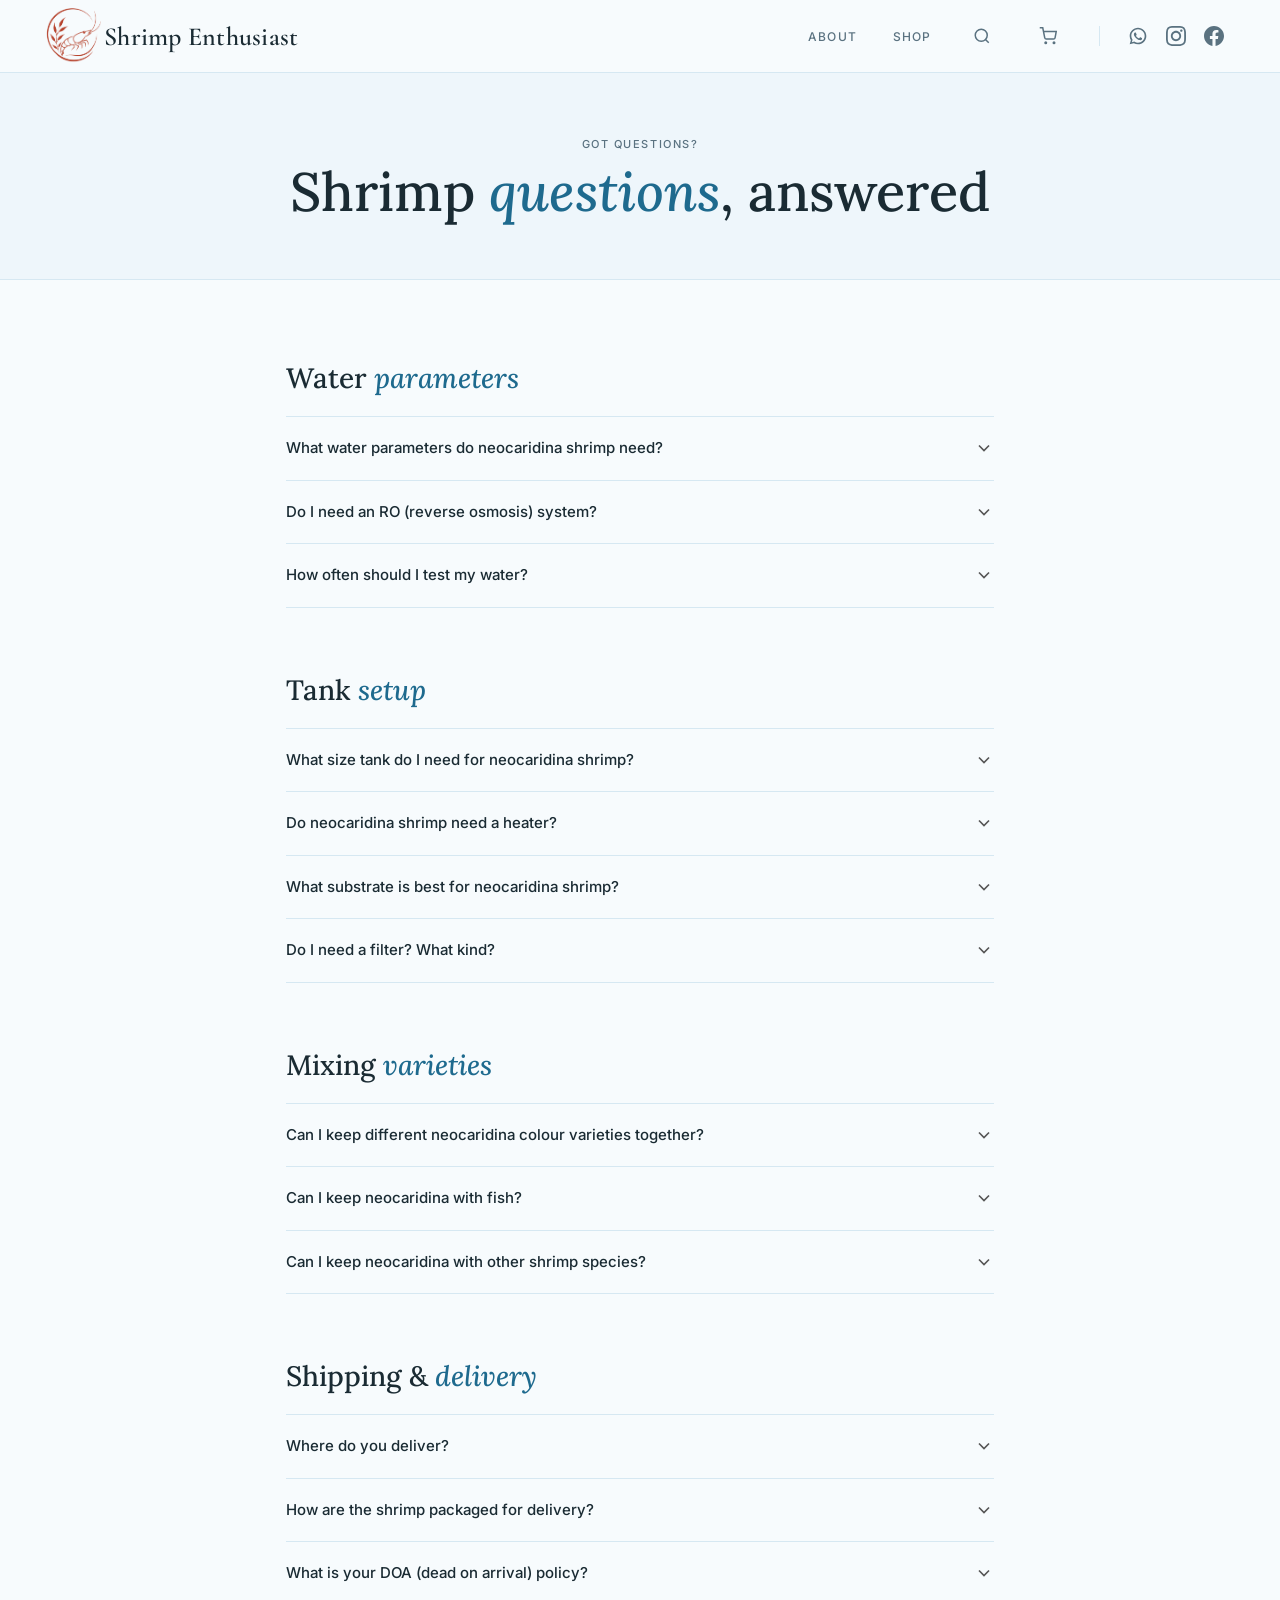
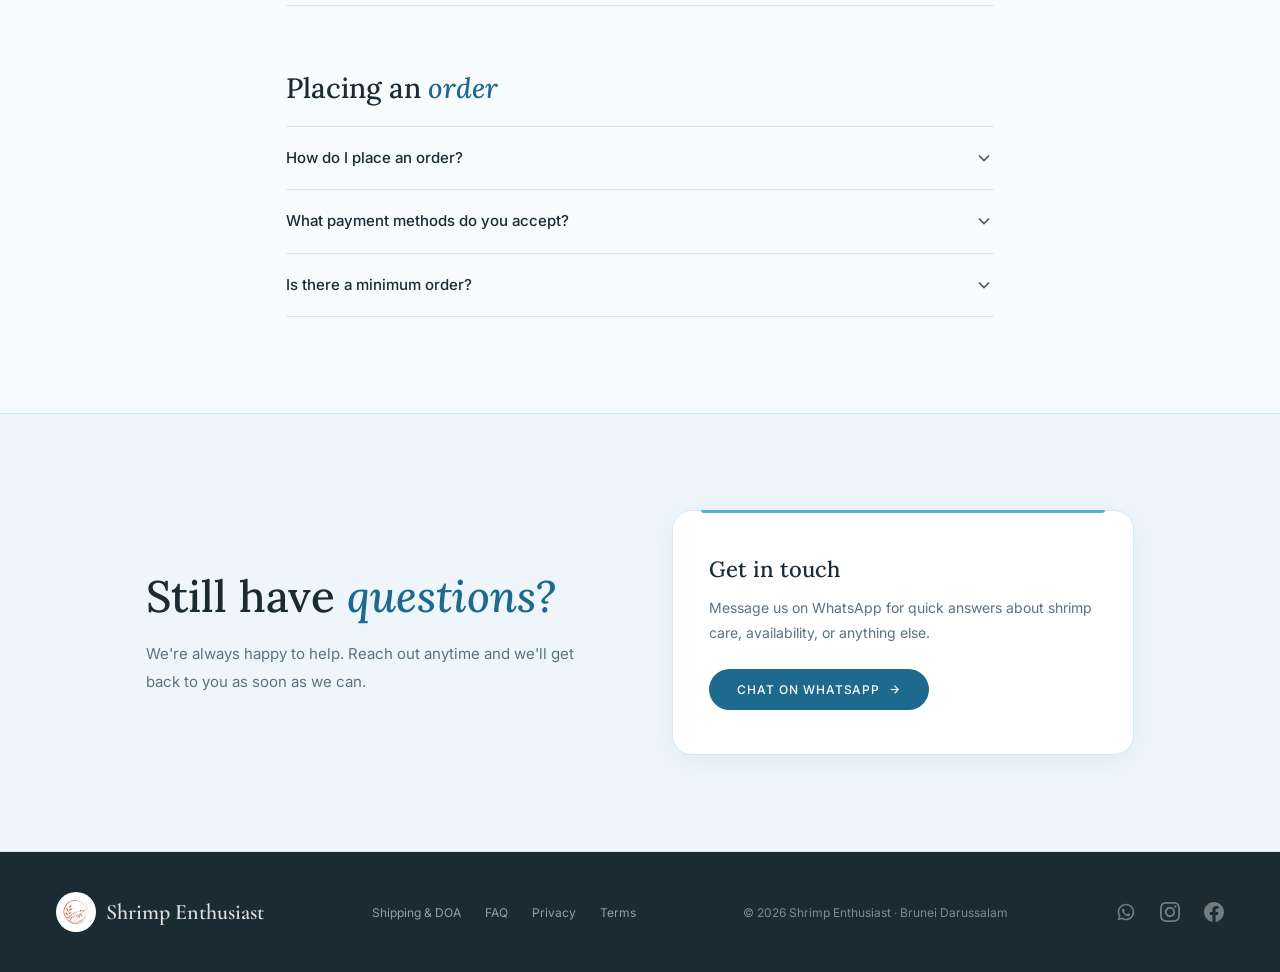
<file: faq.html>
<!DOCTYPE html>
<html lang="en">
<head>
  <meta charset="UTF-8" />
  <meta name="viewport" content="width=device-width, initial-scale=1.0" />
  <title>Shrimp Buying &amp; Care FAQ - Brunei | Shrimp Enthusiast</title>
  <meta name="description" content="Frequently asked questions about neocaridina shrimp care, tank setup, mixing varieties, shipping, and ordering from Shrimp Enthusiast in Brunei.">
  <meta name="geo.region" content="BN">
  <meta name="geo.placename" content="Brunei Darussalam">
  <meta property="og:title" content="Shrimp Buying &amp; Care FAQ - Brunei | Shrimp Enthusiast">
  <meta property="og:description" content="Frequently asked questions about neocaridina shrimp care, tank setup, mixing varieties, shipping, and ordering from Shrimp Enthusiast in Brunei.">
  <meta property="og:type" content="website">
  <meta property="og:url" content="https://shrimpenthusiast.com/faq.html">
  <meta property="og:image" content="https://shrimpenthusiast.com/images/red-cherry.webp">
  <link rel="canonical" href="https://shrimpenthusiast.com/faq.html">
  <link rel="preconnect" href="https://fonts.googleapis.com">
  <link rel="preconnect" href="https://fonts.gstatic.com" crossorigin>
  <link href="https://fonts.googleapis.com/css2?family=Inter:wght@400;500&family=Lora:ital,wght@0,400;0,500;0,600;1,400;1,500&family=Cormorant+Garamond:wght@600&display=swap" rel="stylesheet">
  <link rel="icon" type="image/x-icon" href="favicon.ico">
  <link rel="apple-touch-icon" href="apple-touch-icon.png">
  <link rel="stylesheet" href="css/style.css?v=20261024">
  <style>
    /* ── PAGE BANNER ── */
    .faq-banner {
      width: 100%;
      background: var(--bg-soft);
      border-bottom: 1px solid var(--border);
    }

    .faq-banner-inner {
      text-align: center;
      padding: 64px 56px 56px;
      max-width: 1100px;
      margin: 0 auto;
    }

    .faq-banner-eyebrow {
      display: block;
      font-family: 'Inter', sans-serif;
      font-size: 11px;
      font-weight: 500;
      letter-spacing: 0.14em;
      text-transform: uppercase;
      color: var(--text-secondary);
      margin-bottom: 10px;
    }

    .faq-banner-title {
      font-family: 'Lora', serif;
      font-size: 54px;
      font-weight: 500;
      color: var(--text);
      line-height: 1.15;
    }

    .faq-banner-title em {
      font-style: italic;
      color: var(--blue-deep);
    }

    /* ── FAQ CONTENT ── */
    .faq-content {
      padding: 80px 56px 96px;
      max-width: 820px;
      margin: 0 auto;
    }

    .faq-category {
      margin-bottom: 64px;
    }

    .faq-category:last-child {
      margin-bottom: 0;
    }

    .faq-category h2 {
      font-family: 'Lora', serif;
      font-size: 28px;
      font-weight: 500;
      color: var(--text);
      margin-bottom: 20px;
    }

    .faq-category h2 em {
      font-style: italic;
      color: var(--blue-deep);
    }

    /* ── FAQ ITEMS (details/summary) ── */
    .faq-item {
      border-bottom: 1px solid var(--border);
    }

    .faq-item:first-of-type {
      border-top: 1px solid var(--border);
    }

    .faq-item summary {
      display: flex;
      align-items: center;
      justify-content: space-between;
      gap: 16px;
      padding: 20px 0;
      cursor: pointer;
      list-style: none;
      font-family: 'Inter', sans-serif;
      font-size: 15px;
      font-weight: 500;
      color: var(--text);
      line-height: 1.5;
      transition: color 0.2s;
    }

    .faq-item summary::-webkit-details-marker { display: none; }

    .faq-item summary:hover { color: var(--blue-deep); }

    .faq-item summary::after {
      content: '';
      flex-shrink: 0;
      width: 20px;
      height: 20px;
      background-image: url("data:image/svg+xml,%3Csvg xmlns='http://www.w3.org/2000/svg' width='20' height='20' viewBox='0 0 24 24' fill='none' stroke='%23555' stroke-width='2'%3E%3Cpolyline points='6 9 12 15 18 9'/%3E%3C/svg%3E");
      background-repeat: no-repeat;
      background-position: center;
      transition: transform 0.25s ease;
    }

    .faq-item[open] summary::after {
      transform: rotate(180deg);
    }

    .faq-item .faq-answer {
      padding: 0 0 24px;
    }

    .faq-item .faq-answer p {
      font-family: 'Inter', sans-serif;
      font-size: 14px;
      font-weight: 400;
      color: var(--text-secondary);
      line-height: 1.9;
    }

    .faq-item .faq-answer p + p {
      margin-top: 12px;
    }

    .faq-item .faq-answer a {
      color: var(--blue-deep);
      text-decoration: underline;
    }

    /* ── ANIMATION ── */
    .faq-banner { animation: fadeUp 0.5s 0.05s ease both; }

    /* ── RESPONSIVE ── */
    @media (max-width: 860px) {
      .faq-banner-inner { padding: 48px 24px 44px; }
      .faq-banner-title { font-size: 38px; }
      .faq-content { padding: 56px 24px 72px; }
    }

    @media (max-width: 480px) {
      .faq-banner-title { font-size: 30px; }
    }
  </style>
  <script type="application/ld+json">
  {
    "@context": "https://schema.org",
    "@type": "FAQPage",
    "mainEntity": [
      {
        "@type": "Question",
        "name": "What water parameters do neocaridina shrimp need?",
        "acceptedAnswer": {
          "@type": "Answer",
          "text": "Neocaridina shrimp thrive in a pH of 7.0–7.8, temperature of 20–28 °C, GH of 6–12 dGH, KH of 2–8 dKH, and TDS of 150–300 ppm. Ammonia and nitrite must always be 0 ppm, and nitrate should stay below 20 ppm."
        }
      },
      {
        "@type": "Question",
        "name": "What size tank do I need for neocaridina shrimp?",
        "acceptedAnswer": {
          "@type": "Answer",
          "text": "A 5-gallon (20-litre) tank is the recommended minimum. Larger tanks are more stable and forgiving of parameter swings. A 10-gallon tank is ideal for a starter colony of 10–20 shrimp."
        }
      },
      {
        "@type": "Question",
        "name": "Can I keep different neocaridina colour varieties together?",
        "acceptedAnswer": {
          "@type": "Answer",
          "text": "You can, but they will interbreed and the offspring will gradually revert to wild-type (brownish/clear) colouration over a few generations. If you want to maintain specific colours, keep each variety in its own tank."
        }
      },
      {
        "@type": "Question",
        "name": "Where do you deliver?",
        "acceptedAnswer": {
          "@type": "Answer",
          "text": "We currently deliver within Brunei Darussalam only, via public meetup or local runner service."
        }
      },
      {
        "@type": "Question",
        "name": "How do I place an order?",
        "acceptedAnswer": {
          "@type": "Answer",
          "text": "Add shrimp to your cart on our website and click checkout. This opens a WhatsApp conversation with your order details pre-filled. We'll confirm availability, agree on delivery, and arrange a date."
        }
      }
    ]
  }
  </script>
</head>
<body>

  <!-- NAV -->
  <nav>
    <a href="index.html" class="logo">
      <div class="logo-mark"><img src="images/logo.webp" alt="Shrimp Enthusiast logo" width="70" height="70"></div>
      Shrimp Enthusiast
    </a>
    <button class="nav-toggle" id="navToggle" aria-label="Toggle navigation" aria-expanded="false">
      <svg class="icon-open" width="22" height="22" viewBox="0 0 24 24" fill="none" stroke="currentColor" stroke-width="2" aria-hidden="true"><line x1="3" y1="6" x2="21" y2="6"/><line x1="3" y1="12" x2="21" y2="12"/><line x1="3" y1="18" x2="21" y2="18"/></svg>
      <svg class="icon-close" width="22" height="22" viewBox="0 0 24 24" fill="none" stroke="currentColor" stroke-width="2" aria-hidden="true"><line x1="18" y1="6" x2="6" y2="18"/><line x1="6" y1="6" x2="18" y2="18"/></svg>
    </button>
    <div class="nav-links" id="navLinks">
      <a href="about.html">About</a>
      <a href="shop.html">Shop</a>
      <button class="nav-search-btn" id="searchBtn" aria-label="Search varieties">
        <svg width="18" height="18" viewBox="0 0 24 24" fill="none" stroke="currentColor" stroke-width="2"><circle cx="11" cy="11" r="8"/><line x1="21" y1="21" x2="16.65" y2="16.65"/></svg>
      </button>
      <button class="nav-cart-btn" id="cartBtn" aria-label="View cart">
        <svg width="18" height="18" viewBox="0 0 24 24" fill="none" stroke="currentColor" stroke-width="2"><circle cx="9" cy="21" r="1"/><circle cx="20" cy="21" r="1"/><path d="M1 1h4l2.68 13.39a2 2 0 002 1.61h9.72a2 2 0 002-1.61L23 6H6"/></svg>
        <span class="cart-badge" id="cartBadge"></span>
      </button>
      <div class="nav-social">
        <a href="https://wa.me/6738740667" class="social-link whatsapp" target="_blank" rel="noopener" aria-label="WhatsApp">
          <svg width="20" height="20" viewBox="0 0 24 24" fill="currentColor" aria-hidden="true"><path d="M12 2C6.477 2 2 6.477 2 12c0 1.89.525 3.66 1.438 5.168L2 22l4.978-1.358A9.945 9.945 0 0012 22c5.523 0 10-4.477 10-10S17.523 2 12 2zm0 18a7.945 7.945 0 01-4.056-1.107l-.29-.173-3.01.82.849-2.944-.19-.303A7.944 7.944 0 014 12c0-4.411 3.589-8 8-8s8 3.589 8 8-3.589 8-8 8zm4.406-5.595c-.242-.121-1.432-.707-1.654-.787-.222-.08-.384-.121-.545.121-.16.242-.625.787-.766.949-.14.161-.282.181-.523.06-.242-.12-1.021-.376-1.945-1.196-.718-.64-1.203-1.43-1.344-1.672-.14-.242-.015-.373.105-.493.109-.109.242-.282.363-.423.12-.14.161-.242.242-.403.08-.161.04-.302-.02-.423-.06-.121-.545-1.313-.748-1.797-.196-.473-.396-.408-.545-.416-.14-.007-.302-.009-.463-.009-.16 0-.423.06-.645.302-.222.242-.847.827-.847 2.016s.867 2.337.988 2.499c.12.161 1.706 2.605 4.133 3.652.578.25 1.028.399 1.38.51.58.185 1.107.159 1.524.096.465-.069 1.432-.586 1.634-1.151.201-.565.201-1.05.14-1.151-.06-.1-.221-.161-.463-.282z"/></svg>
        </a>
        <a href="https://www.instagram.com/shrimp_enthusiast/" class="social-link instagram" target="_blank" rel="noopener" aria-label="Instagram">
          <svg width="20" height="20" viewBox="0 0 24 24" fill="currentColor" aria-hidden="true"><path d="M12 2.163c3.204 0 3.584.012 4.85.07 3.252.148 4.771 1.691 4.919 4.919.058 1.265.069 1.645.069 4.849 0 3.205-.012 3.584-.069 4.849-.149 3.225-1.664 4.771-4.919 4.919-1.266.058-1.644.07-4.85.07-3.204 0-3.584-.012-4.849-.07-3.26-.149-4.771-1.699-4.919-4.92-.058-1.265-.07-1.644-.07-4.849 0-3.204.013-3.583.07-4.849.149-3.227 1.664-4.771 4.919-4.919 1.266-.057 1.645-.069 4.849-.069zm0-2.163c-3.259 0-3.667.014-4.947.072-4.358.2-6.78 2.618-6.98 6.98-.059 1.281-.073 1.689-.073 4.948 0 3.259.014 3.668.072 4.948.2 4.358 2.618 6.78 6.98 6.98 1.281.058 1.689.072 4.948.072 3.259 0 3.668-.014 4.948-.072 4.354-.2 6.782-2.618 6.979-6.98.059-1.28.073-1.689.073-4.948 0-3.259-.014-3.667-.072-4.947-.196-4.354-2.617-6.78-6.979-6.98-1.281-.059-1.69-.073-4.949-.073zm0 5.838c-3.403 0-6.162 2.759-6.162 6.162s2.759 6.163 6.162 6.163 6.162-2.759 6.162-6.163c0-3.403-2.759-6.162-6.162-6.162zm0 10.162c-2.209 0-4-1.79-4-4 0-2.209 1.791-4 4-4s4 1.791 4 4c0 2.21-1.791 4-4 4zm6.406-11.845c-.796 0-1.441.645-1.441 1.44s.645 1.44 1.441 1.44c.795 0 1.439-.645 1.439-1.44s-.644-1.44-1.439-1.44z"/></svg>
        </a>
        <a href="https://www.facebook.com/shrimp.enthusiast.92/" class="social-link facebook" target="_blank" rel="noopener" aria-label="Facebook">
          <svg width="20" height="20" viewBox="0 0 24 24" fill="currentColor" aria-hidden="true"><path d="M24 12.073c0-6.627-5.373-12-12-12s-12 5.373-12 12c0 5.99 4.388 10.954 10.125 11.854v-8.385H7.078v-3.47h3.047V9.43c0-3.007 1.792-4.669 4.533-4.669 1.312 0 2.686.235 2.686.235v2.953H15.83c-1.491 0-1.956.925-1.956 1.874v2.25h3.328l-.532 3.47h-2.796v8.385C19.612 23.027 24 18.062 24 12.073z"/></svg>
        </a>
      </div>
    </div>
  </nav>

  <!-- BANNER -->
  <div class="faq-banner">
    <div class="faq-banner-inner">
      <span class="faq-banner-eyebrow">Got questions?</span>
      <h1 class="faq-banner-title">Shrimp <em>questions</em>, answered</h1>
    </div>
  </div>

  <!-- FAQ CONTENT -->
  <div class="faq-content">

    <!-- WATER PARAMETERS -->
    <section class="faq-category reveal">
      <h2>Water <em>parameters</em></h2>

      <details class="faq-item">
        <summary>What water parameters do neocaridina shrimp need?</summary>
        <div class="faq-answer">
          <p>Neocaridina shrimp thrive in a pH of 7.0–7.8, temperature of 20–28 °C, GH of 6–12 dGH, KH of 2–8 dKH, and TDS of 150–300 ppm. Ammonia and nitrite must always be 0 ppm, and nitrate should stay below 20 ppm. These ranges are consistent across all our colour varieties.</p>
        </div>
      </details>

      <details class="faq-item">
        <summary>Do I need an RO (reverse osmosis) system?</summary>
        <div class="faq-answer">
          <p>Most tap water in Brunei is suitable for neocaridina shrimp without RO filtration. Test your tap water first - if the GH, KH, and TDS fall within the recommended ranges, you can use it directly with a good dechlorinator. RO systems are typically only needed for caridina species that require very soft, acidic water.</p>
        </div>
      </details>

      <details class="faq-item">
        <summary>How often should I test my water?</summary>
        <div class="faq-answer">
          <p>Test weekly when your tank is newly set up or after adding new shrimp. Once the colony is established and parameters are consistently stable, testing every two weeks is usually sufficient. Always test if you notice unusual behaviour such as lethargy, reduced feeding, or failed moults.</p>
        </div>
      </details>
    </section>

    <!-- TANK SETUP -->
    <section class="faq-category reveal">
      <h2>Tank <em>setup</em></h2>

      <details class="faq-item">
        <summary>What size tank do I need for neocaridina shrimp?</summary>
        <div class="faq-answer">
          <p>A 5-gallon (20-litre) tank is the recommended minimum. Larger tanks are more stable and forgiving of parameter swings. A 10-gallon tank is ideal for a starter colony of 10–20 shrimp and gives the colony room to grow.</p>
        </div>
      </details>

      <details class="faq-item">
        <summary>Do neocaridina shrimp need a heater?</summary>
        <div class="faq-answer">
          <p>In Brunei's tropical climate, room temperature typically stays within the 24–28 °C range that neocaridina prefer, so a heater is usually not necessary.</p>
        </div>
      </details>

      <details class="faq-item">
        <summary>What substrate is best for neocaridina shrimp?</summary>
        <div class="faq-answer">
          <p>Inert substrates such as sand, gravel, or crushed coral work well for neocaridina. Dark substrates tend to bring out the best colour in your shrimp.</p>
        </div>
      </details>

      <details class="faq-item">
        <summary>Do I need a filter? What kind?</summary>
        <div class="faq-answer">
          <p>Yes, filtration is essential. A sponge filter is the go-to choice for shrimp tanks - it provides gentle flow, biological filtration, and a grazing surface, with no risk of baby shrimp being sucked in. Hang-on-back and canister filters also work, but make sure to cover the intake with a sponge pre-filter to protect shrimplets.</p>
        </div>
      </details>
    </section>

    <!-- MIXING VARIETIES -->
    <section class="faq-category reveal">
      <h2>Mixing <em>varieties</em></h2>

      <details class="faq-item">
        <summary>Can I keep different neocaridina colour varieties together?</summary>
        <div class="faq-answer">
          <p>You can, but they will interbreed and the offspring will gradually revert to wild-type (brownish/clear) colouration over a few generations. If you want to maintain specific colours, keep each variety in its own tank. If you're not concerned about colour purity, a mixed tank can be a fun and colourful display.</p>
        </div>
      </details>

      <details class="faq-item">
        <summary>Can I keep neocaridina with fish?</summary>
        <div class="faq-answer">
          <p>Small, peaceful fish like otocinclus, pygmy corydoras, and some rasboras can coexist with adult neocaridina. However, most fish will eat baby shrimp, which can limit colony growth. For maximum breeding success, a shrimp-only tank is best. Snails (nerites, ramshorns) are safe tank mates that won't harm shrimp of any size.</p>
        </div>
      </details>

      <details class="faq-item">
        <summary>Can I keep neocaridina with other shrimp species?</summary>
        <div class="faq-answer">
          <p>Neocaridina can be kept with amano shrimp and bamboo shrimp without interbreeding issues. However, do not mix neocaridina with caridina species (such as Crystal Reds or Taiwan Bees) in the same tank, as they require different water parameters - neocaridina prefer harder water while caridina need soft water.</p>
        </div>
      </details>
    </section>

    <!-- SHIPPING -->
    <section class="faq-category reveal">
      <h2>Shipping & <em>delivery</em></h2>

      <details class="faq-item">
        <summary>Where do you deliver?</summary>
        <div class="faq-answer">
          <p>We currently deliver within Brunei Darussalam only. Orders are fulfilled via public meetup or local runner service. For full details, see our <a href="shipping.html">Shipping & DOA Policy</a> page.</p>
        </div>
      </details>

      <details class="faq-item">
        <summary>How are the shrimp packaged for delivery?</summary>
        <div class="faq-answer">
          <p>Shrimp are double-bagged with pure oxygen and wrapped in insulating material to maintain a stable temperature during transit. We also include a small piece of moss or plant to give the shrimp something to hold onto, which reduces stress during transport.</p>
        </div>
      </details>

      <details class="faq-item">
        <summary>What is your DOA (dead on arrival) policy?</summary>
        <div class="faq-answer">
          <p>We offer a full replacement guarantee on any shrimp that arrive dead. To claim, send a clear photo of the deceased shrimp in the unopened bag within 2 hours of receiving your order via <a href="https://wa.me/6738740667" target="_blank" rel="noopener">WhatsApp</a>. See our full <a href="shipping.html">DOA policy</a> for details.</p>
        </div>
      </details>
    </section>

    <!-- ORDERING -->
    <section class="faq-category reveal">
      <h2>Placing an <em>order</em></h2>

      <details class="faq-item">
        <summary>How do I place an order?</summary>
        <div class="faq-answer">
          <p>Browse our <a href="shop.html">shop</a>, add shrimp to your cart, and click checkout. This opens a WhatsApp conversation with your order details pre-filled. We'll confirm availability, agree on a delivery method, and arrange a date that works for you.</p>
        </div>
      </details>

      <details class="faq-item">
        <summary>What payment methods do you accept?</summary>
        <div class="faq-answer">
          <p>We accept bank transfer (BIBD) and cash on delivery. Payment details are confirmed via WhatsApp after you place your order. We do not currently accept credit cards or online payment platforms.</p>
        </div>
      </details>

      <details class="faq-item">
        <summary>Is there a minimum order?</summary>
        <div class="faq-answer">
          <p>There is no strict minimum, but we recommend starting with at least 5–10 shrimp. A larger group settles in faster, shows more natural behaviour, and gives you a better foundation for breeding. Solo shrimp tend to be shy and stressed.</p>
        </div>
      </details>
    </section>

  </div>

  <!-- CTA -->
  <div class="cta-outer">
    <section class="cta-section">
      <div class="cta-text reveal">
        <h2>Still have <em>questions?</em></h2>
        <p>We're always happy to help. Reach out anytime and we'll get back to you as soon as we can.</p>
      </div>
      <div class="cta-box reveal">
        <div class="cta-box-label">Get in touch</div>
        <p>Message us on WhatsApp for quick answers about shrimp care, availability, or anything else.</p>
        <a href="https://wa.me/6738740667" target="_blank" rel="noopener">
          Chat on WhatsApp
          <svg width="13" height="13" viewBox="0 0 24 24" fill="none" stroke="currentColor" stroke-width="2"><line x1="5" y1="12" x2="19" y2="12"/><polyline points="12 5 19 12 12 19"/></svg>
        </a>
      </div>
    </section>
  </div>

  <!-- FOOTER -->
  <footer>
    <a href="index.html" class="footer-logo">
      <div class="footer-logo-mark"><img src="images/logo.webp" alt="Shrimp Enthusiast logo" width="40" height="40"></div>
      Shrimp Enthusiast
    </a>
    <div class="footer-nav">
      <a href="shipping.html">Shipping & DOA</a>
      <a href="faq.html">FAQ</a>
      <a href="privacy.html">Privacy</a>
      <a href="terms.html">Terms</a>
    </div>
    <p>&copy; 2026 Shrimp Enthusiast &middot; Brunei Darussalam</p>
    <div class="footer-links">
      <a href="https://wa.me/6738740667" class="social-link whatsapp" target="_blank" rel="noopener" aria-label="WhatsApp">
        <svg width="20" height="20" viewBox="0 0 24 24" fill="currentColor" aria-hidden="true"><path d="M12 2C6.477 2 2 6.477 2 12c0 1.89.525 3.66 1.438 5.168L2 22l4.978-1.358A9.945 9.945 0 0012 22c5.523 0 10-4.477 10-10S17.523 2 12 2zm0 18a7.945 7.945 0 01-4.056-1.107l-.29-.173-3.01.82.849-2.944-.19-.303A7.944 7.944 0 014 12c0-4.411 3.589-8 8-8s8 3.589 8 8-3.589 8-8 8zm4.406-5.595c-.242-.121-1.432-.707-1.654-.787-.222-.08-.384-.121-.545.121-.16.242-.625.787-.766.949-.14.161-.282.181-.523.06-.242-.12-1.021-.376-1.945-1.196-.718-.64-1.203-1.43-1.344-1.672-.14-.242-.015-.373.105-.493.109-.109.242-.282.363-.423.12-.14.161-.242.242-.403.08-.161.04-.302-.02-.423-.06-.121-.545-1.313-.748-1.797-.196-.473-.396-.408-.545-.416-.14-.007-.302-.009-.463-.009-.16 0-.423.06-.645.302-.222.242-.847.827-.847 2.016s.867 2.337.988 2.499c.12.161 1.706 2.605 4.133 3.652.578.25 1.028.399 1.38.51.58.185 1.107.159 1.524.096.465-.069 1.432-.586 1.634-1.151.201-.565.201-1.05.14-1.151-.06-.1-.221-.161-.463-.282z"/></svg>
      </a>
      <a href="https://www.instagram.com/shrimp_enthusiast/" class="social-link instagram" target="_blank" rel="noopener" aria-label="Instagram">
        <svg width="20" height="20" viewBox="0 0 24 24" fill="currentColor" aria-hidden="true"><path d="M12 2.163c3.204 0 3.584.012 4.85.07 3.252.148 4.771 1.691 4.919 4.919.058 1.265.069 1.645.069 4.849 0 3.205-.012 3.584-.069 4.849-.149 3.225-1.664 4.771-4.919 4.919-1.266.058-1.644.07-4.85.07-3.204 0-3.584-.012-4.849-.07-3.26-.149-4.771-1.699-4.919-4.92-.058-1.265-.07-1.644-.07-4.849 0-3.204.013-3.583.07-4.849.149-3.227 1.664-4.771 4.919-4.919 1.266-.057 1.645-.069 4.849-.069zm0-2.163c-3.259 0-3.667.014-4.947.072-4.358.2-6.78 2.618-6.98 6.98-.059 1.281-.073 1.689-.073 4.948 0 3.259.014 3.668.072 4.948.2 4.358 2.618 6.78 6.98 6.98 1.281.058 1.689.072 4.948.072 3.259 0 3.668-.014 4.948-.072 4.354-.2 6.782-2.618 6.979-6.98.059-1.28.073-1.689.073-4.948 0-3.259-.014-3.667-.072-4.947-.196-4.354-2.617-6.78-6.979-6.98-1.281-.059-1.69-.073-4.949-.073zm0 5.838c-3.403 0-6.162 2.759-6.162 6.162s2.759 6.163 6.162 6.163 6.162-2.759 6.162-6.163c0-3.403-2.759-6.162-6.162-6.162zm0 10.162c-2.209 0-4-1.79-4-4 0-2.209 1.791-4 4-4s4 1.791 4 4c0 2.21-1.791 4-4 4zm6.406-11.845c-.796 0-1.441.645-1.441 1.44s.645 1.44 1.441 1.44c.795 0 1.439-.645 1.439-1.44s-.644-1.44-1.439-1.44z"/></svg>
      </a>
      <a href="https://www.facebook.com/shrimp.enthusiast.92/" class="social-link facebook" target="_blank" rel="noopener" aria-label="Facebook">
        <svg width="20" height="20" viewBox="0 0 24 24" fill="currentColor" aria-hidden="true"><path d="M24 12.073c0-6.627-5.373-12-12-12s-12 5.373-12 12c0 5.99 4.388 10.954 10.125 11.854v-8.385H7.078v-3.47h3.047V9.43c0-3.007 1.792-4.669 4.533-4.669 1.312 0 2.686.235 2.686.235v2.953H15.83c-1.491 0-1.956.925-1.956 1.874v2.25h3.328l-.532 3.47h-2.796v8.385C19.612 23.027 24 18.062 24 12.073z"/></svg>
      </a>
    </div>
  </footer>

  <!-- CART OVERLAY -->
  <div class="cart-overlay" id="cartOverlay">
    <div class="cart-panel">
      <div class="cart-header">
        <h2>Your Cart</h2>
        <button class="cart-close" id="cartClose" aria-label="Close cart">
          <svg width="20" height="20" viewBox="0 0 24 24" fill="none" stroke="currentColor" stroke-width="2"><line x1="18" y1="6" x2="6" y2="18"/><line x1="6" y1="6" x2="18" y2="18"/></svg>
        </button>
      </div>
      <div class="cart-items" id="cartItems"></div>
      <div class="cart-footer" id="cartFooter" style="display:none;">
        <div class="cart-total">
          <span class="cart-total-label">Total</span>
          <span class="cart-total-value" id="cartTotalValue">BND $0.00</span>
        </div>
        <a class="cart-checkout-btn" id="cartCheckoutBtn" href="#" target="_blank" rel="noopener">
          <svg width="16" height="16" viewBox="0 0 24 24" fill="currentColor" aria-hidden="true"><path d="M12 2C6.477 2 2 6.477 2 12c0 1.89.525 3.66 1.438 5.168L2 22l4.978-1.358A9.945 9.945 0 0012 22c5.523 0 10-4.477 10-10S17.523 2 12 2zm0 18a7.945 7.945 0 01-4.056-1.107l-.29-.173-3.01.82.849-2.944-.19-.303A7.944 7.944 0 014 12c0-4.411 3.589-8 8-8s8 3.589 8 8-3.589 8-8 8zm4.406-5.595c-.242-.121-1.432-.707-1.654-.787-.222-.08-.384-.121-.545.121-.16.242-.625.787-.766.949-.14.161-.282.181-.523.06-.242-.12-1.021-.376-1.945-1.196-.718-.64-1.203-1.43-1.344-1.672-.14-.242-.015-.373.105-.493.109-.109.242-.282.363-.423.12-.14.161-.242.242-.403.08-.161.04-.302-.02-.423-.06-.121-.545-1.313-.748-1.797-.196-.473-.396-.408-.545-.416-.14-.007-.302-.009-.463-.009-.16 0-.423.06-.645.302-.222.242-.847.827-.847 2.016s.867 2.337.988 2.499c.12.161 1.706 2.605 4.133 3.652.578.25 1.028.399 1.38.51.58.185 1.107.159 1.524.096.465-.069 1.432-.586 1.634-1.151.201-.565.201-1.05.14-1.151-.06-.1-.221-.161-.463-.282z"/></svg>
          Checkout via WhatsApp
        </a>
      </div>
    </div>
  </div>

  <!-- SEARCH OVERLAY -->
  <div class="search-overlay" id="searchOverlay">
    <div class="search-modal">
      <div class="search-input-wrap">
        <svg width="18" height="18" viewBox="0 0 24 24" fill="none" stroke="currentColor" stroke-width="2"><circle cx="11" cy="11" r="8"/><line x1="21" y1="21" x2="16.65" y2="16.65"/></svg>
        <input type="text" class="search-input" id="searchInput" placeholder="Search varieties..." autocomplete="off">
      </div>
      <div class="search-results" id="searchResults"></div>
    </div>
  </div>

  <script src="js/stock.js?v=20261024"></script>
  <script src="js/shared.js?v=20261024"></script>

</body>
</html>
</file>
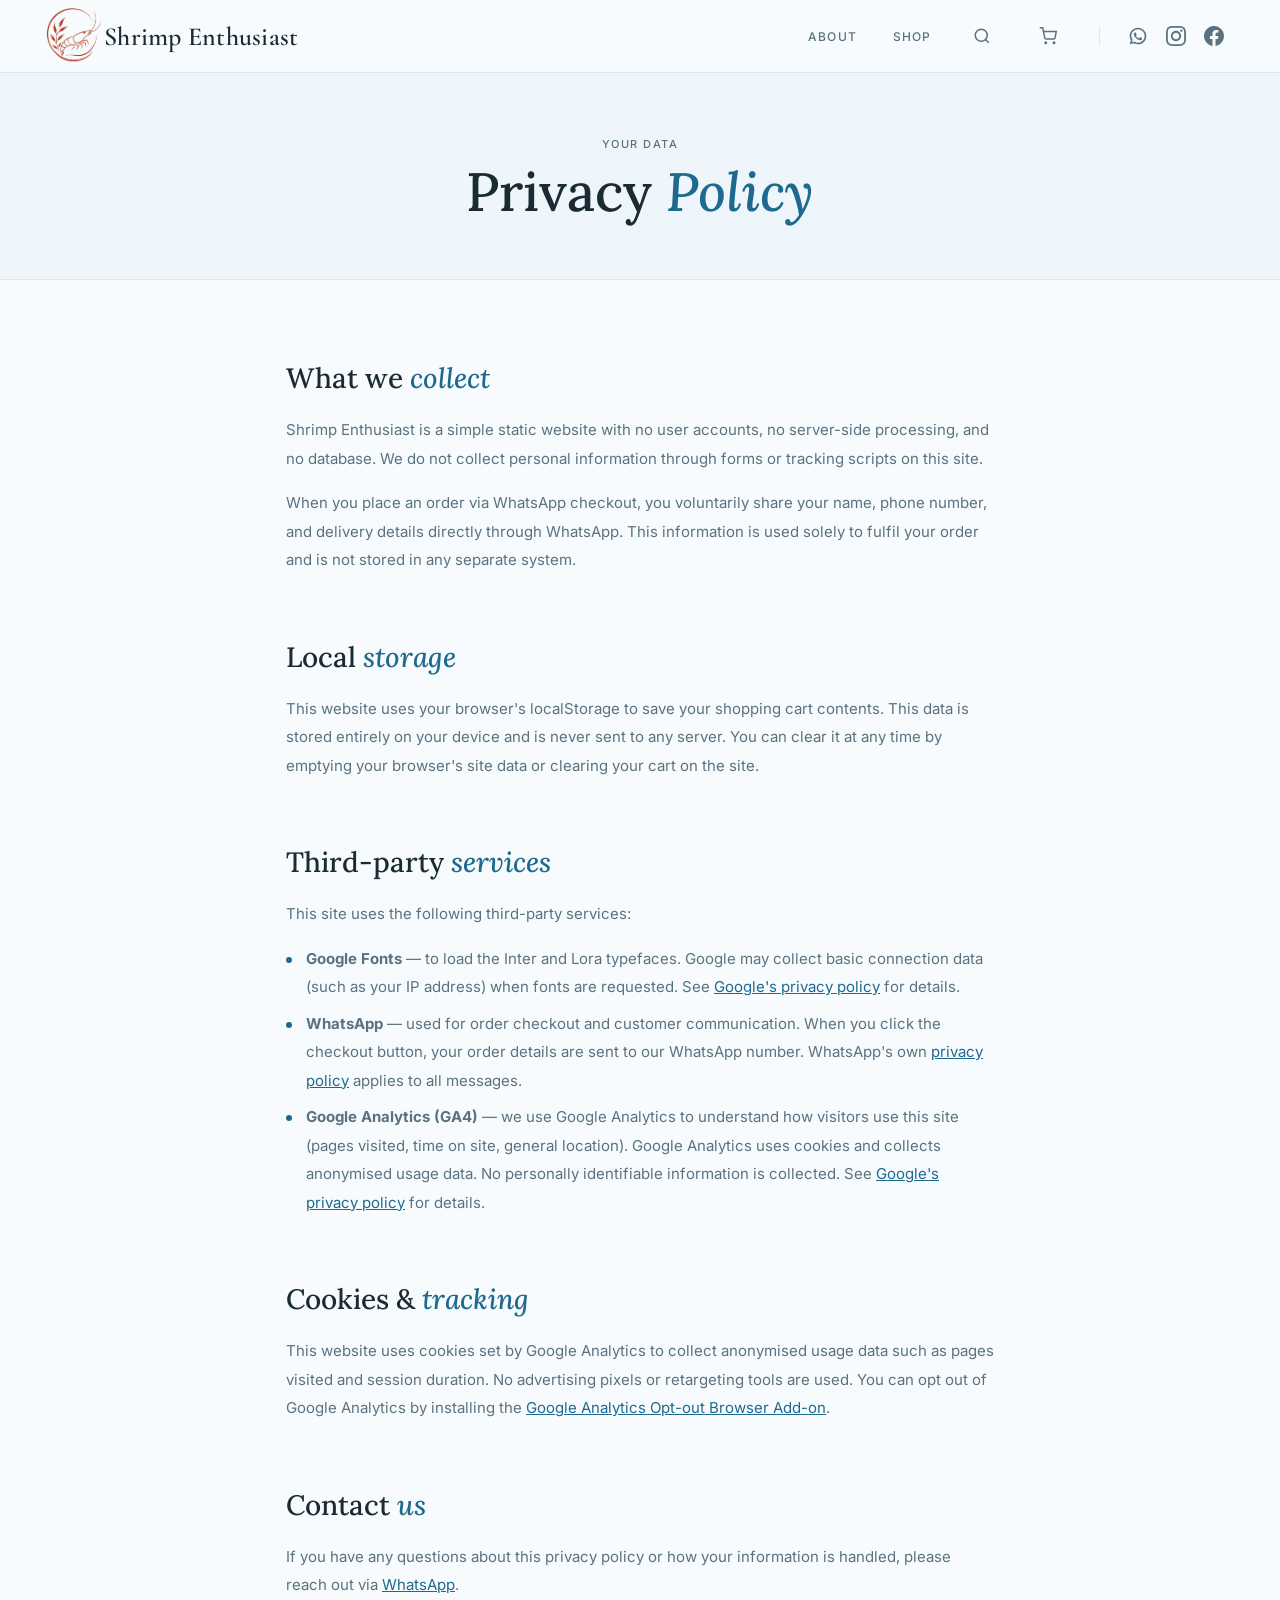
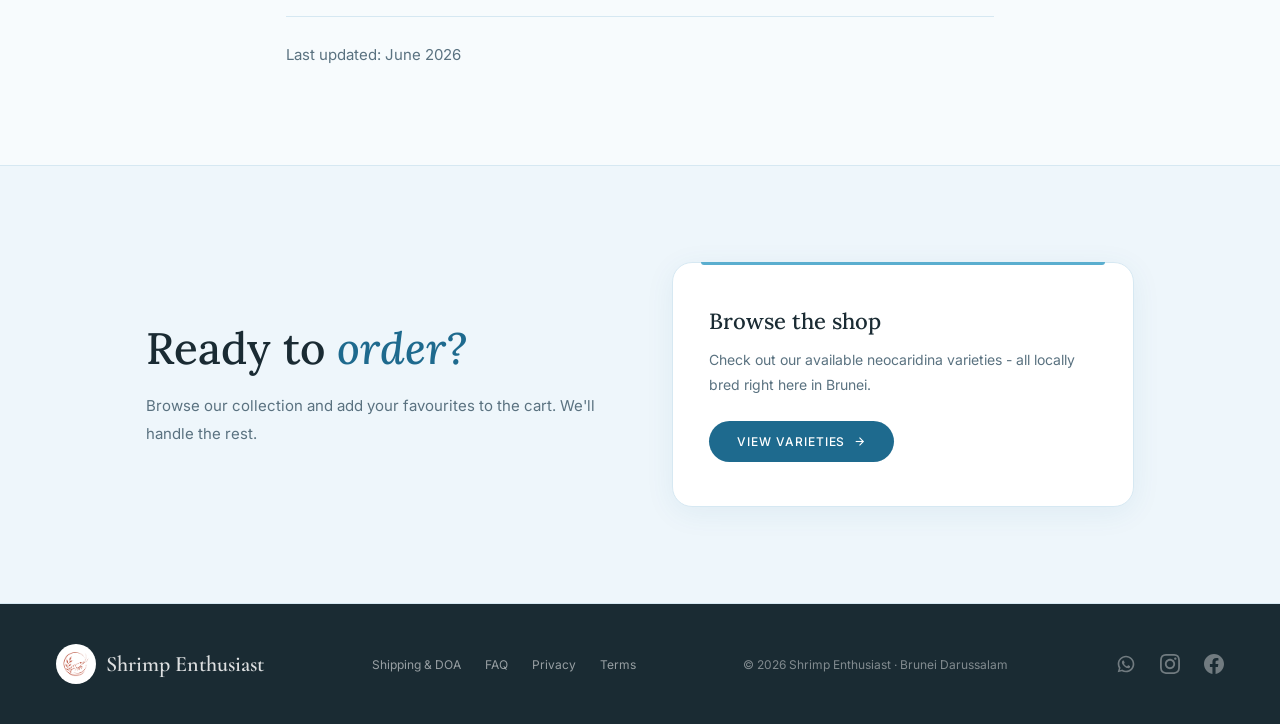
<file: privacy.html>
<!DOCTYPE html>
<html lang="en">
<head>
  <meta charset="UTF-8" />
  <meta name="viewport" content="width=device-width, initial-scale=1.0" />
  <title>Privacy Policy | Shrimp Enthusiast</title>
  <meta name="description" content="Privacy policy for Shrimp Enthusiast. Learn how we handle your information when you browse our site and place orders in Brunei Darussalam.">
  <meta name="geo.region" content="BN">
  <meta name="geo.placename" content="Brunei Darussalam">
  <meta property="og:title" content="Privacy Policy — Shrimp Enthusiast">
  <meta property="og:description" content="Privacy policy for Shrimp Enthusiast. Learn how we handle your information when you browse our site and place orders in Brunei Darussalam.">
  <meta property="og:type" content="website">
  <meta property="og:url" content="https://shrimpenthusiast.com/privacy.html">
  <meta property="og:image" content="https://shrimpenthusiast.com/images/red-cherry.webp">
  <link rel="canonical" href="https://shrimpenthusiast.com/privacy.html">
  <link rel="preconnect" href="https://fonts.googleapis.com">
  <link rel="preconnect" href="https://fonts.gstatic.com" crossorigin>
  <link href="https://fonts.googleapis.com/css2?family=Inter:wght@400;500&family=Lora:ital,wght@0,400;0,500;0,600;1,400;1,500&family=Cormorant+Garamond:wght@600&display=swap" rel="stylesheet">
  <link rel="icon" type="image/x-icon" href="favicon.ico">
  <link rel="apple-touch-icon" href="apple-touch-icon.png">
  <link rel="stylesheet" href="css/style.css?v=20261024">
  <style>
    /* ── PAGE BANNER ── */
    .legal-banner {
      width: 100%;
      background: var(--bg-soft);
      border-bottom: 1px solid var(--border);
    }

    .legal-banner-inner {
      text-align: center;
      padding: 64px 56px 56px;
      max-width: 1100px;
      margin: 0 auto;
    }

    .legal-banner-eyebrow {
      display: block;
      font-family: 'Inter', sans-serif;
      font-size: 11px;
      font-weight: 500;
      letter-spacing: 0.14em;
      text-transform: uppercase;
      color: var(--text-secondary);
      margin-bottom: 10px;
    }

    .legal-banner-title {
      font-family: 'Lora', serif;
      font-size: 54px;
      font-weight: 500;
      color: var(--text);
      line-height: 1.15;
    }

    .legal-banner-title em {
      font-style: italic;
      color: var(--blue-deep);
    }

    /* ── CONTENT SECTIONS ── */
    .legal-content {
      padding: 80px 56px 96px;
      max-width: 820px;
      margin: 0 auto;
    }

    .legal-section {
      margin-bottom: 64px;
    }

    .legal-section:last-child {
      margin-bottom: 0;
    }

    .legal-section h2 {
      font-family: 'Lora', serif;
      font-size: 28px;
      font-weight: 500;
      color: var(--text);
      margin-bottom: 20px;
    }

    .legal-section h2 em {
      font-style: italic;
      color: var(--blue-deep);
    }

    .legal-section p {
      font-family: 'Inter', sans-serif;
      font-size: 15px;
      font-weight: 400;
      color: var(--text-secondary);
      line-height: 1.9;
    }

    .legal-section p + p {
      margin-top: 16px;
    }

    .legal-section ul {
      list-style: none;
      margin-top: 16px;
    }

    .legal-section ul li {
      font-family: 'Inter', sans-serif;
      font-size: 15px;
      font-weight: 400;
      color: var(--text-secondary);
      line-height: 1.9;
      padding-left: 20px;
      position: relative;
    }

    .legal-section ul li::before {
      content: '';
      position: absolute;
      left: 0;
      top: 12px;
      width: 6px;
      height: 6px;
      border-radius: 50%;
      background: var(--blue-deep);
    }

    .legal-section ul li + li {
      margin-top: 8px;
    }

    .legal-section a {
      color: var(--blue-deep);
      text-decoration: underline;
    }

    .legal-updated {
      font-family: 'Inter', sans-serif;
      font-size: 13px;
      font-weight: 400;
      color: var(--text-secondary);
      margin-top: 48px;
      padding-top: 24px;
      border-top: 1px solid var(--border);
    }

    /* ── ANIMATION ── */
    .legal-banner { animation: fadeUp 0.5s 0.05s ease both; }

    /* ── RESPONSIVE ── */
    @media (max-width: 860px) {
      .legal-banner-inner { padding: 48px 24px 44px; }
      .legal-banner-title { font-size: 38px; }
      .legal-content { padding: 56px 24px 72px; }
    }

    @media (max-width: 480px) {
      .legal-banner-title { font-size: 30px; }
    }
  </style>
</head>
<body>

  <!-- NAV -->
  <nav>
    <a href="index.html" class="logo">
      <div class="logo-mark"><img src="images/logo.webp" alt="Shrimp Enthusiast logo" width="70" height="70"></div>
      Shrimp Enthusiast
    </a>
    <button class="nav-toggle" id="navToggle" aria-label="Toggle navigation" aria-expanded="false">
      <svg class="icon-open" width="22" height="22" viewBox="0 0 24 24" fill="none" stroke="currentColor" stroke-width="2" aria-hidden="true"><line x1="3" y1="6" x2="21" y2="6"/><line x1="3" y1="12" x2="21" y2="12"/><line x1="3" y1="18" x2="21" y2="18"/></svg>
      <svg class="icon-close" width="22" height="22" viewBox="0 0 24 24" fill="none" stroke="currentColor" stroke-width="2" aria-hidden="true"><line x1="18" y1="6" x2="6" y2="18"/><line x1="6" y1="6" x2="18" y2="18"/></svg>
    </button>
    <div class="nav-links" id="navLinks">
      <a href="about.html">About</a>
      <a href="shop.html">Shop</a>
      <button class="nav-search-btn" id="searchBtn" aria-label="Search varieties">
        <svg width="18" height="18" viewBox="0 0 24 24" fill="none" stroke="currentColor" stroke-width="2"><circle cx="11" cy="11" r="8"/><line x1="21" y1="21" x2="16.65" y2="16.65"/></svg>
      </button>
      <button class="nav-cart-btn" id="cartBtn" aria-label="View cart">
        <svg width="18" height="18" viewBox="0 0 24 24" fill="none" stroke="currentColor" stroke-width="2"><circle cx="9" cy="21" r="1"/><circle cx="20" cy="21" r="1"/><path d="M1 1h4l2.68 13.39a2 2 0 002 1.61h9.72a2 2 0 002-1.61L23 6H6"/></svg>
        <span class="cart-badge" id="cartBadge"></span>
      </button>
      <div class="nav-social">
        <a href="https://wa.me/6738740667" class="social-link whatsapp" target="_blank" rel="noopener" aria-label="WhatsApp">
          <svg width="20" height="20" viewBox="0 0 24 24" fill="currentColor" aria-hidden="true"><path d="M12 2C6.477 2 2 6.477 2 12c0 1.89.525 3.66 1.438 5.168L2 22l4.978-1.358A9.945 9.945 0 0012 22c5.523 0 10-4.477 10-10S17.523 2 12 2zm0 18a7.945 7.945 0 01-4.056-1.107l-.29-.173-3.01.82.849-2.944-.19-.303A7.944 7.944 0 014 12c0-4.411 3.589-8 8-8s8 3.589 8 8-3.589 8-8 8zm4.406-5.595c-.242-.121-1.432-.707-1.654-.787-.222-.08-.384-.121-.545.121-.16.242-.625.787-.766.949-.14.161-.282.181-.523.06-.242-.12-1.021-.376-1.945-1.196-.718-.64-1.203-1.43-1.344-1.672-.14-.242-.015-.373.105-.493.109-.109.242-.282.363-.423.12-.14.161-.242.242-.403.08-.161.04-.302-.02-.423-.06-.121-.545-1.313-.748-1.797-.196-.473-.396-.408-.545-.416-.14-.007-.302-.009-.463-.009-.16 0-.423.06-.645.302-.222.242-.847.827-.847 2.016s.867 2.337.988 2.499c.12.161 1.706 2.605 4.133 3.652.578.25 1.028.399 1.38.51.58.185 1.107.159 1.524.096.465-.069 1.432-.586 1.634-1.151.201-.565.201-1.05.14-1.151-.06-.1-.221-.161-.463-.282z"/></svg>
        </a>
        <a href="https://www.instagram.com/shrimp_enthusiast/" class="social-link instagram" target="_blank" rel="noopener" aria-label="Instagram">
          <svg width="20" height="20" viewBox="0 0 24 24" fill="currentColor" aria-hidden="true"><path d="M12 2.163c3.204 0 3.584.012 4.85.07 3.252.148 4.771 1.691 4.919 4.919.058 1.265.069 1.645.069 4.849 0 3.205-.012 3.584-.069 4.849-.149 3.225-1.664 4.771-4.919 4.919-1.266.058-1.644.07-4.85.07-3.204 0-3.584-.012-4.849-.07-3.26-.149-4.771-1.699-4.919-4.92-.058-1.265-.07-1.644-.07-4.849 0-3.204.013-3.583.07-4.849.149-3.227 1.664-4.771 4.919-4.919 1.266-.057 1.645-.069 4.849-.069zm0-2.163c-3.259 0-3.667.014-4.947.072-4.358.2-6.78 2.618-6.98 6.98-.059 1.281-.073 1.689-.073 4.948 0 3.259.014 3.668.072 4.948.2 4.358 2.618 6.78 6.98 6.98 1.281.058 1.689.072 4.948.072 3.259 0 3.668-.014 4.948-.072 4.354-.2 6.782-2.618 6.979-6.98.059-1.28.073-1.689.073-4.948 0-3.259-.014-3.667-.072-4.947-.196-4.354-2.617-6.78-6.979-6.98-1.281-.059-1.69-.073-4.949-.073zm0 5.838c-3.403 0-6.162 2.759-6.162 6.162s2.759 6.163 6.162 6.163 6.162-2.759 6.162-6.163c0-3.403-2.759-6.162-6.162-6.162zm0 10.162c-2.209 0-4-1.79-4-4 0-2.209 1.791-4 4-4s4 1.791 4 4c0 2.21-1.791 4-4 4zm6.406-11.845c-.796 0-1.441.645-1.441 1.44s.645 1.44 1.441 1.44c.795 0 1.439-.645 1.439-1.44s-.644-1.44-1.439-1.44z"/></svg>
        </a>
        <a href="https://www.facebook.com/shrimp.enthusiast.92/" class="social-link facebook" target="_blank" rel="noopener" aria-label="Facebook">
          <svg width="20" height="20" viewBox="0 0 24 24" fill="currentColor" aria-hidden="true"><path d="M24 12.073c0-6.627-5.373-12-12-12s-12 5.373-12 12c0 5.99 4.388 10.954 10.125 11.854v-8.385H7.078v-3.47h3.047V9.43c0-3.007 1.792-4.669 4.533-4.669 1.312 0 2.686.235 2.686.235v2.953H15.83c-1.491 0-1.956.925-1.956 1.874v2.25h3.328l-.532 3.47h-2.796v8.385C19.612 23.027 24 18.062 24 12.073z"/></svg>
        </a>
      </div>
    </div>
  </nav>

  <!-- BANNER -->
  <div class="legal-banner">
    <div class="legal-banner-inner">
      <span class="legal-banner-eyebrow">Your data</span>
      <h1 class="legal-banner-title">Privacy <em>Policy</em></h1>
    </div>
  </div>

  <!-- CONTENT -->
  <div class="legal-content">

    <section class="legal-section reveal">
      <h2>What we <em>collect</em></h2>
      <p>Shrimp Enthusiast is a simple static website with no user accounts, no server-side processing, and no database. We do not collect personal information through forms or tracking scripts on this site.</p>
      <p>When you place an order via WhatsApp checkout, you voluntarily share your name, phone number, and delivery details directly through WhatsApp. This information is used solely to fulfil your order and is not stored in any separate system.</p>
    </section>

    <section class="legal-section reveal">
      <h2>Local <em>storage</em></h2>
      <p>This website uses your browser's localStorage to save your shopping cart contents. This data is stored entirely on your device and is never sent to any server. You can clear it at any time by emptying your browser's site data or clearing your cart on the site.</p>
    </section>

    <section class="legal-section reveal">
      <h2>Third-party <em>services</em></h2>
      <p>This site uses the following third-party services:</p>
      <ul>
        <li><strong>Google Fonts</strong> — to load the Inter and Lora typefaces. Google may collect basic connection data (such as your IP address) when fonts are requested. See <a href="https://policies.google.com/privacy" target="_blank" rel="noopener">Google's privacy policy</a> for details.</li>
        <li><strong>WhatsApp</strong> — used for order checkout and customer communication. When you click the checkout button, your order details are sent to our WhatsApp number. WhatsApp's own <a href="https://www.whatsapp.com/legal/privacy-policy" target="_blank" rel="noopener">privacy policy</a> applies to all messages.</li>
        <li><strong>Google Analytics (GA4)</strong> — we use Google Analytics to understand how visitors use this site (pages visited, time on site, general location). Google Analytics uses cookies and collects anonymised usage data. No personally identifiable information is collected. See <a href="https://policies.google.com/privacy" target="_blank" rel="noopener">Google's privacy policy</a> for details.</li>
      </ul>
    </section>

    <section class="legal-section reveal">
      <h2>Cookies &amp; <em>tracking</em></h2>
      <p>This website uses cookies set by Google Analytics to collect anonymised usage data such as pages visited and session duration. No advertising pixels or retargeting tools are used. You can opt out of Google Analytics by installing the <a href="https://tools.google.com/dlpage/gaoptout" target="_blank" rel="noopener">Google Analytics Opt-out Browser Add-on</a>.</p>
    </section>

    <section class="legal-section reveal">
      <h2>Contact <em>us</em></h2>
      <p>If you have any questions about this privacy policy or how your information is handled, please reach out via <a href="https://wa.me/6738740667" target="_blank" rel="noopener">WhatsApp</a>.</p>

      <p class="legal-updated">Last updated: June 2026</p>
    </section>

  </div>

  <!-- CTA -->
  <div class="cta-outer">
    <section class="cta-section">
      <div class="cta-text reveal">
        <h2>Ready to <em>order?</em></h2>
        <p>Browse our collection and add your favourites to the cart. We'll handle the rest.</p>
      </div>
      <div class="cta-box reveal">
        <div class="cta-box-label">Browse the shop</div>
        <p>Check out our available neocaridina varieties - all locally bred right here in Brunei.</p>
        <a href="shop.html">
          View varieties
          <svg width="13" height="13" viewBox="0 0 24 24" fill="none" stroke="currentColor" stroke-width="2"><line x1="5" y1="12" x2="19" y2="12"/><polyline points="12 5 19 12 12 19"/></svg>
        </a>
      </div>
    </section>
  </div>

  <!-- FOOTER -->
  <footer>
    <a href="index.html" class="footer-logo">
      <div class="footer-logo-mark"><img src="images/logo.webp" alt="Shrimp Enthusiast logo" width="40" height="40"></div>
      Shrimp Enthusiast
    </a>
    <div class="footer-nav">
      <a href="shipping.html">Shipping &amp; DOA</a>
      <a href="faq.html">FAQ</a>
      <a href="privacy.html">Privacy</a>
      <a href="terms.html">Terms</a>
    </div>
    <p>&copy; 2026 Shrimp Enthusiast &middot; Brunei Darussalam</p>
    <div class="footer-links">
      <a href="https://wa.me/6738740667" class="social-link whatsapp" target="_blank" rel="noopener" aria-label="WhatsApp">
        <svg width="20" height="20" viewBox="0 0 24 24" fill="currentColor" aria-hidden="true"><path d="M12 2C6.477 2 2 6.477 2 12c0 1.89.525 3.66 1.438 5.168L2 22l4.978-1.358A9.945 9.945 0 0012 22c5.523 0 10-4.477 10-10S17.523 2 12 2zm0 18a7.945 7.945 0 01-4.056-1.107l-.29-.173-3.01.82.849-2.944-.19-.303A7.944 7.944 0 014 12c0-4.411 3.589-8 8-8s8 3.589 8 8-3.589 8-8 8zm4.406-5.595c-.242-.121-1.432-.707-1.654-.787-.222-.08-.384-.121-.545.121-.16.242-.625.787-.766.949-.14.161-.282.181-.523.06-.242-.12-1.021-.376-1.945-1.196-.718-.64-1.203-1.43-1.344-1.672-.14-.242-.015-.373.105-.493.109-.109.242-.282.363-.423.12-.14.161-.242.242-.403.08-.161.04-.302-.02-.423-.06-.121-.545-1.313-.748-1.797-.196-.473-.396-.408-.545-.416-.14-.007-.302-.009-.463-.009-.16 0-.423.06-.645.302-.222.242-.847.827-.847 2.016s.867 2.337.988 2.499c.12.161 1.706 2.605 4.133 3.652.578.25 1.028.399 1.38.51.58.185 1.107.159 1.524.096.465-.069 1.432-.586 1.634-1.151.201-.565.201-1.05.14-1.151-.06-.1-.221-.161-.463-.282z"/></svg>
      </a>
      <a href="https://www.instagram.com/shrimp_enthusiast/" class="social-link instagram" target="_blank" rel="noopener" aria-label="Instagram">
        <svg width="20" height="20" viewBox="0 0 24 24" fill="currentColor" aria-hidden="true"><path d="M12 2.163c3.204 0 3.584.012 4.85.07 3.252.148 4.771 1.691 4.919 4.919.058 1.265.069 1.645.069 4.849 0 3.205-.012 3.584-.069 4.849-.149 3.225-1.664 4.771-4.919 4.919-1.266.058-1.644.07-4.85.07-3.204 0-3.584-.012-4.849-.07-3.26-.149-4.771-1.699-4.919-4.92-.058-1.265-.07-1.644-.07-4.849 0-3.204.013-3.583.07-4.849.149-3.227 1.664-4.771 4.919-4.919 1.266-.057 1.645-.069 4.849-.069zm0-2.163c-3.259 0-3.667.014-4.947.072-4.358.2-6.78 2.618-6.98 6.98-.059 1.281-.073 1.689-.073 4.948 0 3.259.014 3.668.072 4.948.2 4.358 2.618 6.78 6.98 6.98 1.281.058 1.689.072 4.948.072 3.259 0 3.668-.014 4.948-.072 4.354-.2 6.782-2.618 6.979-6.98.059-1.28.073-1.689.073-4.948 0-3.259-.014-3.667-.072-4.947-.196-4.354-2.617-6.78-6.979-6.98-1.281-.059-1.69-.073-4.949-.073zm0 5.838c-3.403 0-6.162 2.759-6.162 6.162s2.759 6.163 6.162 6.163 6.162-2.759 6.162-6.163c0-3.403-2.759-6.162-6.162-6.162zm0 10.162c-2.209 0-4-1.79-4-4 0-2.209 1.791-4 4-4s4 1.791 4 4c0 2.21-1.791 4-4 4zm6.406-11.845c-.796 0-1.441.645-1.441 1.44s.645 1.44 1.441 1.44c.795 0 1.439-.645 1.439-1.44s-.644-1.44-1.439-1.44z"/></svg>
      </a>
      <a href="https://www.facebook.com/shrimp.enthusiast.92/" class="social-link facebook" target="_blank" rel="noopener" aria-label="Facebook">
        <svg width="20" height="20" viewBox="0 0 24 24" fill="currentColor" aria-hidden="true"><path d="M24 12.073c0-6.627-5.373-12-12-12s-12 5.373-12 12c0 5.99 4.388 10.954 10.125 11.854v-8.385H7.078v-3.47h3.047V9.43c0-3.007 1.792-4.669 4.533-4.669 1.312 0 2.686.235 2.686.235v2.953H15.83c-1.491 0-1.956.925-1.956 1.874v2.25h3.328l-.532 3.47h-2.796v8.385C19.612 23.027 24 18.062 24 12.073z"/></svg>
      </a>
    </div>
  </footer>

  <!-- CART OVERLAY -->
  <div class="cart-overlay" id="cartOverlay">
    <div class="cart-panel">
      <div class="cart-header">
        <h2>Your Cart</h2>
        <button class="cart-close" id="cartClose" aria-label="Close cart">
          <svg width="20" height="20" viewBox="0 0 24 24" fill="none" stroke="currentColor" stroke-width="2"><line x1="18" y1="6" x2="6" y2="18"/><line x1="6" y1="6" x2="18" y2="18"/></svg>
        </button>
      </div>
      <div class="cart-items" id="cartItems"></div>
      <div class="cart-footer" id="cartFooter" style="display:none;">
        <div class="cart-total">
          <span class="cart-total-label">Total</span>
          <span class="cart-total-value" id="cartTotalValue">BND $0.00</span>
        </div>
        <a class="cart-checkout-btn" id="cartCheckoutBtn" href="#" target="_blank" rel="noopener">
          <svg width="16" height="16" viewBox="0 0 24 24" fill="currentColor" aria-hidden="true"><path d="M12 2C6.477 2 2 6.477 2 12c0 1.89.525 3.66 1.438 5.168L2 22l4.978-1.358A9.945 9.945 0 0012 22c5.523 0 10-4.477 10-10S17.523 2 12 2zm0 18a7.945 7.945 0 01-4.056-1.107l-.29-.173-3.01.82.849-2.944-.19-.303A7.944 7.944 0 014 12c0-4.411 3.589-8 8-8s8 3.589 8 8-3.589 8-8 8zm4.406-5.595c-.242-.121-1.432-.707-1.654-.787-.222-.08-.384-.121-.545.121-.16.242-.625.787-.766.949-.14.161-.282.181-.523.06-.242-.12-1.021-.376-1.945-1.196-.718-.64-1.203-1.43-1.344-1.672-.14-.242-.015-.373.105-.493.109-.109.242-.282.363-.423.12-.14.161-.242.242-.403.08-.161.04-.302-.02-.423-.06-.121-.545-1.313-.748-1.797-.196-.473-.396-.408-.545-.416-.14-.007-.302-.009-.463-.009-.16 0-.423.06-.645.302-.222.242-.847.827-.847 2.016s.867 2.337.988 2.499c.12.161 1.706 2.605 4.133 3.652.578.25 1.028.399 1.38.51.58.185 1.107.159 1.524.096.465-.069 1.432-.586 1.634-1.151.201-.565.201-1.05.14-1.151-.06-.1-.221-.161-.463-.282z"/></svg>
          Checkout via WhatsApp
        </a>
      </div>
    </div>
  </div>

  <!-- SEARCH OVERLAY -->
  <div class="search-overlay" id="searchOverlay">
    <div class="search-modal">
      <div class="search-input-wrap">
        <svg width="18" height="18" viewBox="0 0 24 24" fill="none" stroke="currentColor" stroke-width="2"><circle cx="11" cy="11" r="8"/><line x1="21" y1="21" x2="16.65" y2="16.65"/></svg>
        <input type="text" class="search-input" id="searchInput" placeholder="Search varieties..." autocomplete="off">
      </div>
      <div class="search-results" id="searchResults"></div>
    </div>
  </div>

  <script src="js/stock.js?v=20261024"></script>
  <script src="js/shared.js?v=20261024"></script>

</body>
</html>
</file>
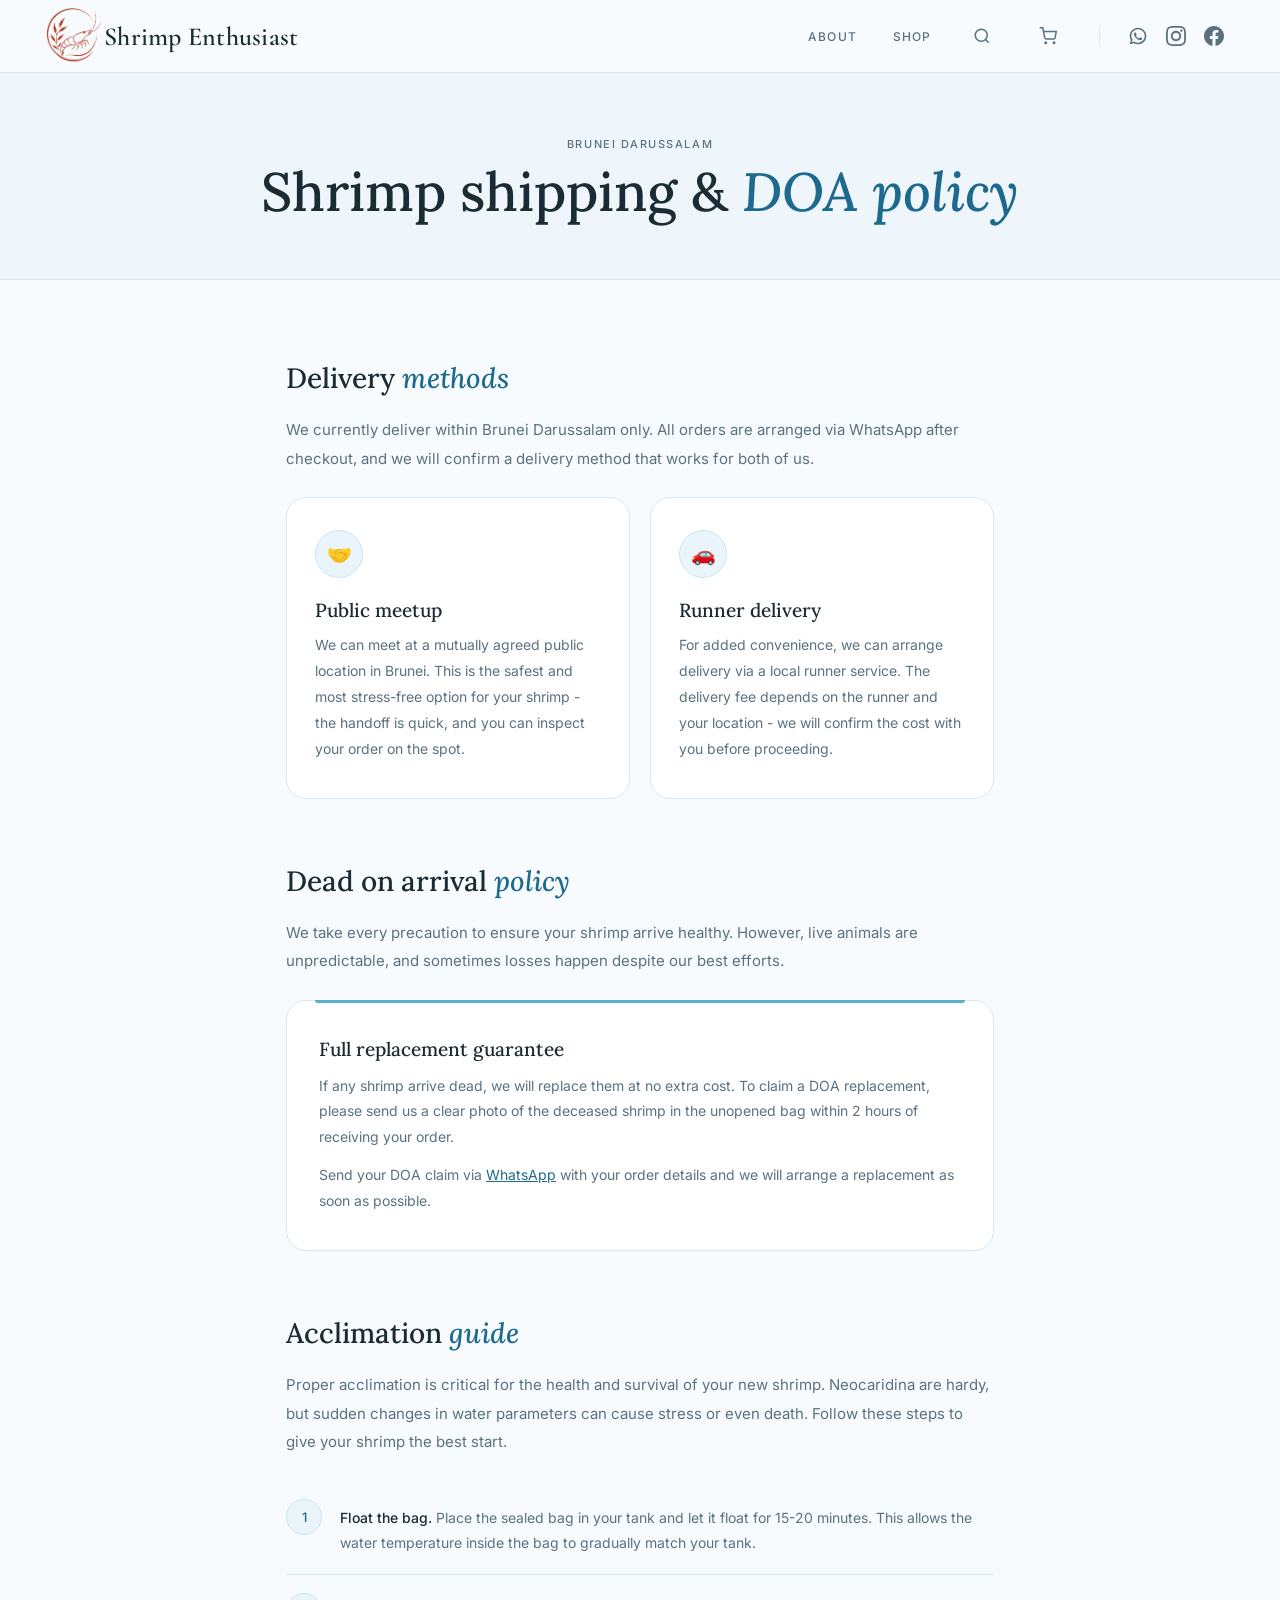
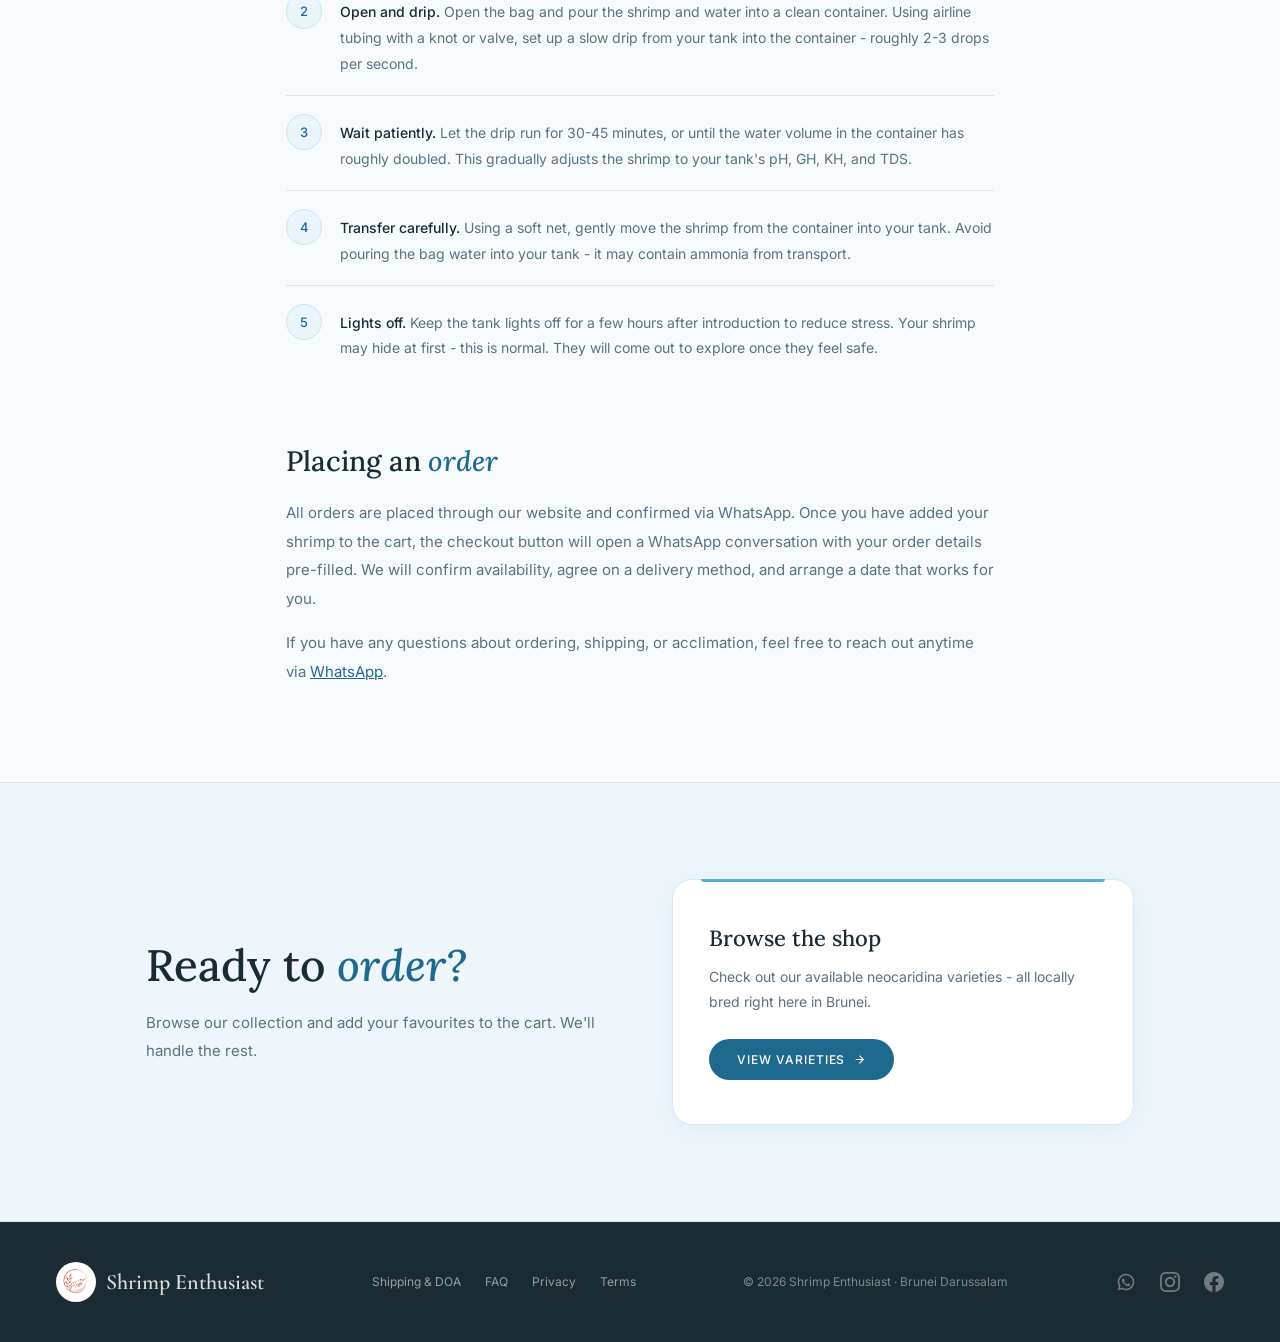
<file: shipping.html>
<!DOCTYPE html>
<html lang="en">
<head>
  <meta charset="UTF-8" />
  <meta name="viewport" content="width=device-width, initial-scale=1.0" />
  <title>Shrimp Delivery &amp; DOA Policy - Brunei | Shrimp Enthusiast</title>
  <meta name="description" content="Shipping methods, DOA policy, and acclimation guide for Shrimp Enthusiast orders in Brunei Darussalam. Full replacement guarantee on dead-on-arrival shrimp.">
  <meta name="geo.region" content="BN">
  <meta name="geo.placename" content="Brunei Darussalam">
  <meta property="og:title" content="Shrimp Delivery &amp; DOA Policy - Brunei | Shrimp Enthusiast">
  <meta property="og:description" content="Shipping methods, DOA policy, and acclimation guide for Shrimp Enthusiast orders in Brunei Darussalam. Full replacement guarantee on dead-on-arrival shrimp.">
  <meta property="og:type" content="website">
  <meta property="og:url" content="https://shrimpenthusiast.com/shipping.html">
  <meta property="og:image" content="https://shrimpenthusiast.com/images/red-cherry.webp">
  <link rel="canonical" href="https://shrimpenthusiast.com/shipping.html">
  <link rel="preconnect" href="https://fonts.googleapis.com">
  <link rel="preconnect" href="https://fonts.gstatic.com" crossorigin>
  <link href="https://fonts.googleapis.com/css2?family=Inter:wght@400;500&family=Lora:ital,wght@0,400;0,500;0,600;1,400;1,500&family=Cormorant+Garamond:wght@600&display=swap" rel="stylesheet">
  <link rel="icon" type="image/x-icon" href="favicon.ico">
  <link rel="apple-touch-icon" href="apple-touch-icon.png">
  <link rel="stylesheet" href="css/style.css?v=20261024">
  <style>
    /* ── PAGE BANNER ── */
    .shipping-banner {
      width: 100%;
      background: var(--bg-soft);
      border-bottom: 1px solid var(--border);
    }

    .shipping-banner-inner {
      text-align: center;
      padding: 64px 56px 56px;
      max-width: 1100px;
      margin: 0 auto;
    }

    .shipping-banner-eyebrow {
      display: block;
      font-family: 'Inter', sans-serif;
      font-size: 11px;
      font-weight: 500;
      letter-spacing: 0.14em;
      text-transform: uppercase;
      color: var(--text-secondary);
      margin-bottom: 10px;
    }

    .shipping-banner-title {
      font-family: 'Lora', serif;
      font-size: 54px;
      font-weight: 500;
      color: var(--text);
      line-height: 1.15;
    }

    .shipping-banner-title em {
      font-style: italic;
      color: var(--blue-deep);
    }

    /* ── CONTENT SECTIONS ── */
    .shipping-content {
      padding: 80px 56px 96px;
      max-width: 820px;
      margin: 0 auto;
    }

    .shipping-section {
      margin-bottom: 64px;
    }

    .shipping-section:last-child {
      margin-bottom: 0;
    }

    .shipping-section h2 {
      font-family: 'Lora', serif;
      font-size: 28px;
      font-weight: 500;
      color: var(--text);
      margin-bottom: 20px;
    }

    .shipping-section h2 em {
      font-style: italic;
      color: var(--blue-deep);
    }

    .shipping-section p {
      font-family: 'Inter', sans-serif;
      font-size: 15px;
      font-weight: 400;
      color: var(--text-secondary);
      line-height: 1.9;
    }

    .shipping-section p + p {
      margin-top: 16px;
    }

    .shipping-section h3 {
      font-family: 'Inter', sans-serif;
      font-size: 13px;
      font-weight: 500;
      letter-spacing: 0.1em;
      text-transform: uppercase;
      color: var(--text);
      margin-top: 28px;
      margin-bottom: 10px;
    }

    /* ── DELIVERY METHOD CARDS ── */
    .delivery-grid {
      display: grid;
      grid-template-columns: 1fr 1fr;
      gap: 20px;
      margin-top: 24px;
    }

    .delivery-card {
      background: var(--bg-card);
      border: 1px solid var(--border);
      border-radius: 20px;
      padding: 32px 28px 36px;
    }

    .delivery-card-icon {
      width: 48px;
      height: 48px;
      border-radius: 50%;
      background: var(--blue-light);
      border: 1px solid var(--blue-mid);
      display: flex;
      align-items: center;
      justify-content: center;
      font-size: 20px;
      margin-bottom: 20px;
    }

    .delivery-card h3 {
      font-family: 'Lora', serif;
      font-size: 19px;
      font-weight: 500;
      color: var(--text);
      margin-bottom: 10px;
      letter-spacing: 0;
      text-transform: none;
      margin-top: 0;
    }

    .delivery-card p {
      font-family: 'Inter', sans-serif;
      font-size: 14px;
      font-weight: 400;
      color: var(--text-secondary);
      line-height: 1.85;
    }

    /* ── DOA HIGHLIGHT BOX ── */
    .doa-box {
      background: var(--bg-card);
      border: 1px solid var(--border);
      border-radius: 20px;
      padding: 36px 32px;
      margin-top: 24px;
      position: relative;
    }

    .doa-box::before {
      content: '';
      position: absolute;
      top: -1px; left: 28px; right: 28px;
      height: 3px;
      background: var(--blue);
      border-radius: 0 0 4px 4px;
    }

    .doa-box h3 {
      font-family: 'Lora', serif;
      font-size: 19px;
      font-weight: 500;
      color: var(--text);
      margin-bottom: 12px;
      letter-spacing: 0;
      text-transform: none;
      margin-top: 0;
    }

    .doa-box p {
      font-family: 'Inter', sans-serif;
      font-size: 14px;
      font-weight: 400;
      color: var(--text-secondary);
      line-height: 1.85;
    }

    .doa-box p + p {
      margin-top: 12px;
    }

    /* ── ACCLIMATION STEPS ── */
    .acclimation-steps {
      list-style: none;
      counter-reset: step;
      margin-top: 24px;
    }

    .acclimation-steps li {
      counter-increment: step;
      display: flex;
      gap: 18px;
      align-items: flex-start;
      padding: 18px 0;
      border-bottom: 1px solid var(--border);
    }

    .acclimation-steps li:last-child {
      border-bottom: none;
    }

    .acclimation-steps li::before {
      content: counter(step);
      flex-shrink: 0;
      width: 36px;
      height: 36px;
      border-radius: 50%;
      background: var(--blue-light);
      border: 1px solid var(--blue-mid);
      display: flex;
      align-items: center;
      justify-content: center;
      font-family: 'Inter', sans-serif;
      font-size: 13px;
      font-weight: 500;
      color: var(--blue-deep);
    }

    .acclimation-steps li p {
      font-family: 'Inter', sans-serif;
      font-size: 14px;
      font-weight: 400;
      color: var(--text-secondary);
      line-height: 1.85;
      padding-top: 6px;
    }

    .acclimation-steps li strong {
      color: var(--text);
      font-weight: 500;
    }

    /* ── ANIMATION ── */
    .shipping-banner { animation: fadeUp 0.5s 0.05s ease both; }

    /* ── RESPONSIVE ── */
    @media (max-width: 860px) {
      .shipping-banner-inner { padding: 48px 24px 44px; }
      .shipping-banner-title { font-size: 38px; }
      .shipping-content { padding: 56px 24px 72px; }
      .delivery-grid { grid-template-columns: 1fr; gap: 14px; }
    }

    @media (max-width: 480px) {
      .shipping-banner-title { font-size: 30px; }
    }
  </style>
</head>
<body>

  <!-- NAV -->
  <nav>
    <a href="index.html" class="logo">
      <div class="logo-mark"><img src="images/logo.webp" alt="Shrimp Enthusiast logo" width="70" height="70"></div>
      Shrimp Enthusiast
    </a>
    <button class="nav-toggle" id="navToggle" aria-label="Toggle navigation" aria-expanded="false">
      <svg class="icon-open" width="22" height="22" viewBox="0 0 24 24" fill="none" stroke="currentColor" stroke-width="2" aria-hidden="true"><line x1="3" y1="6" x2="21" y2="6"/><line x1="3" y1="12" x2="21" y2="12"/><line x1="3" y1="18" x2="21" y2="18"/></svg>
      <svg class="icon-close" width="22" height="22" viewBox="0 0 24 24" fill="none" stroke="currentColor" stroke-width="2" aria-hidden="true"><line x1="18" y1="6" x2="6" y2="18"/><line x1="6" y1="6" x2="18" y2="18"/></svg>
    </button>
    <div class="nav-links" id="navLinks">
      <a href="about.html">About</a>
      <a href="shop.html">Shop</a>
      <button class="nav-search-btn" id="searchBtn" aria-label="Search varieties">
        <svg width="18" height="18" viewBox="0 0 24 24" fill="none" stroke="currentColor" stroke-width="2"><circle cx="11" cy="11" r="8"/><line x1="21" y1="21" x2="16.65" y2="16.65"/></svg>
      </button>
      <button class="nav-cart-btn" id="cartBtn" aria-label="View cart">
        <svg width="18" height="18" viewBox="0 0 24 24" fill="none" stroke="currentColor" stroke-width="2"><circle cx="9" cy="21" r="1"/><circle cx="20" cy="21" r="1"/><path d="M1 1h4l2.68 13.39a2 2 0 002 1.61h9.72a2 2 0 002-1.61L23 6H6"/></svg>
        <span class="cart-badge" id="cartBadge"></span>
      </button>
      <div class="nav-social">
        <a href="https://wa.me/6738740667" class="social-link whatsapp" target="_blank" rel="noopener" aria-label="WhatsApp">
          <svg width="20" height="20" viewBox="0 0 24 24" fill="currentColor" aria-hidden="true"><path d="M12 2C6.477 2 2 6.477 2 12c0 1.89.525 3.66 1.438 5.168L2 22l4.978-1.358A9.945 9.945 0 0012 22c5.523 0 10-4.477 10-10S17.523 2 12 2zm0 18a7.945 7.945 0 01-4.056-1.107l-.29-.173-3.01.82.849-2.944-.19-.303A7.944 7.944 0 014 12c0-4.411 3.589-8 8-8s8 3.589 8 8-3.589 8-8 8zm4.406-5.595c-.242-.121-1.432-.707-1.654-.787-.222-.08-.384-.121-.545.121-.16.242-.625.787-.766.949-.14.161-.282.181-.523.06-.242-.12-1.021-.376-1.945-1.196-.718-.64-1.203-1.43-1.344-1.672-.14-.242-.015-.373.105-.493.109-.109.242-.282.363-.423.12-.14.161-.242.242-.403.08-.161.04-.302-.02-.423-.06-.121-.545-1.313-.748-1.797-.196-.473-.396-.408-.545-.416-.14-.007-.302-.009-.463-.009-.16 0-.423.06-.645.302-.222.242-.847.827-.847 2.016s.867 2.337.988 2.499c.12.161 1.706 2.605 4.133 3.652.578.25 1.028.399 1.38.51.58.185 1.107.159 1.524.096.465-.069 1.432-.586 1.634-1.151.201-.565.201-1.05.14-1.151-.06-.1-.221-.161-.463-.282z"/></svg>
        </a>
        <a href="https://www.instagram.com/shrimp_enthusiast/" class="social-link instagram" target="_blank" rel="noopener" aria-label="Instagram">
          <svg width="20" height="20" viewBox="0 0 24 24" fill="currentColor" aria-hidden="true"><path d="M12 2.163c3.204 0 3.584.012 4.85.07 3.252.148 4.771 1.691 4.919 4.919.058 1.265.069 1.645.069 4.849 0 3.205-.012 3.584-.069 4.849-.149 3.225-1.664 4.771-4.919 4.919-1.266.058-1.644.07-4.85.07-3.204 0-3.584-.012-4.849-.07-3.26-.149-4.771-1.699-4.919-4.92-.058-1.265-.07-1.644-.07-4.849 0-3.204.013-3.583.07-4.849.149-3.227 1.664-4.771 4.919-4.919 1.266-.057 1.645-.069 4.849-.069zm0-2.163c-3.259 0-3.667.014-4.947.072-4.358.2-6.78 2.618-6.98 6.98-.059 1.281-.073 1.689-.073 4.948 0 3.259.014 3.668.072 4.948.2 4.358 2.618 6.78 6.98 6.98 1.281.058 1.689.072 4.948.072 3.259 0 3.668-.014 4.948-.072 4.354-.2 6.782-2.618 6.979-6.98.059-1.28.073-1.689.073-4.948 0-3.259-.014-3.667-.072-4.947-.196-4.354-2.617-6.78-6.979-6.98-1.281-.059-1.69-.073-4.949-.073zm0 5.838c-3.403 0-6.162 2.759-6.162 6.162s2.759 6.163 6.162 6.163 6.162-2.759 6.162-6.163c0-3.403-2.759-6.162-6.162-6.162zm0 10.162c-2.209 0-4-1.79-4-4 0-2.209 1.791-4 4-4s4 1.791 4 4c0 2.21-1.791 4-4 4zm6.406-11.845c-.796 0-1.441.645-1.441 1.44s.645 1.44 1.441 1.44c.795 0 1.439-.645 1.439-1.44s-.644-1.44-1.439-1.44z"/></svg>
        </a>
        <a href="https://www.facebook.com/shrimp.enthusiast.92/" class="social-link facebook" target="_blank" rel="noopener" aria-label="Facebook">
          <svg width="20" height="20" viewBox="0 0 24 24" fill="currentColor" aria-hidden="true"><path d="M24 12.073c0-6.627-5.373-12-12-12s-12 5.373-12 12c0 5.99 4.388 10.954 10.125 11.854v-8.385H7.078v-3.47h3.047V9.43c0-3.007 1.792-4.669 4.533-4.669 1.312 0 2.686.235 2.686.235v2.953H15.83c-1.491 0-1.956.925-1.956 1.874v2.25h3.328l-.532 3.47h-2.796v8.385C19.612 23.027 24 18.062 24 12.073z"/></svg>
        </a>
      </div>
    </div>
  </nav>

  <!-- BANNER -->
  <div class="shipping-banner">
    <div class="shipping-banner-inner">
      <span class="shipping-banner-eyebrow">Brunei Darussalam</span>
      <h1 class="shipping-banner-title">Shrimp shipping &amp; <em>DOA policy</em></h1>
    </div>
  </div>

  <!-- CONTENT -->
  <div class="shipping-content">

    <!-- DELIVERY METHODS -->
    <section class="shipping-section reveal">
      <h2>Delivery <em>methods</em></h2>
      <p>We currently deliver within Brunei Darussalam only. All orders are arranged via WhatsApp after checkout, and we will confirm a delivery method that works for both of us.</p>

      <div class="delivery-grid">
        <div class="delivery-card">
          <div class="delivery-card-icon">🤝</div>
          <h3>Public meetup</h3>
          <p>We can meet at a mutually agreed public location in Brunei. This is the safest and most stress-free option for your shrimp - the handoff is quick, and you can inspect your order on the spot.</p>
        </div>
        <div class="delivery-card">
          <div class="delivery-card-icon">🚗</div>
          <h3>Runner delivery</h3>
          <p>For added convenience, we can arrange delivery via a local runner service. The delivery fee depends on the runner and your location - we will confirm the cost with you before proceeding.</p>
        </div>
      </div>
    </section>

    <!-- DOA POLICY -->
    <section class="shipping-section reveal">
      <h2>Dead on arrival <em>policy</em></h2>
      <p>We take every precaution to ensure your shrimp arrive healthy. However, live animals are unpredictable, and sometimes losses happen despite our best efforts.</p>

      <div class="doa-box">
        <h3>Full replacement guarantee</h3>
        <p>If any shrimp arrive dead, we will replace them at no extra cost. To claim a DOA replacement, please send us a clear photo of the deceased shrimp in the unopened bag within 2 hours of receiving your order.</p>
        <p>Send your DOA claim via <a href="https://wa.me/6738740667" target="_blank" rel="noopener" style="color: var(--blue-deep); text-decoration: underline;">WhatsApp</a> with your order details and we will arrange a replacement as soon as possible.</p>
      </div>
    </section>

    <!-- ACCLIMATION -->
    <section class="shipping-section reveal">
      <h2>Acclimation <em>guide</em></h2>
      <p>Proper acclimation is critical for the health and survival of your new shrimp. Neocaridina are hardy, but sudden changes in water parameters can cause stress or even death. Follow these steps to give your shrimp the best start.</p>

      <ol class="acclimation-steps">
        <li>
          <p><strong>Float the bag.</strong> Place the sealed bag in your tank and let it float for 15-20 minutes. This allows the water temperature inside the bag to gradually match your tank.</p>
        </li>
        <li>
          <p><strong>Open and drip.</strong> Open the bag and pour the shrimp and water into a clean container. Using airline tubing with a knot or valve, set up a slow drip from your tank into the container - roughly 2-3 drops per second.</p>
        </li>
        <li>
          <p><strong>Wait patiently.</strong> Let the drip run for 30-45 minutes, or until the water volume in the container has roughly doubled. This gradually adjusts the shrimp to your tank's pH, GH, KH, and TDS.</p>
        </li>
        <li>
          <p><strong>Transfer carefully.</strong> Using a soft net, gently move the shrimp from the container into your tank. Avoid pouring the bag water into your tank - it may contain ammonia from transport.</p>
        </li>
        <li>
          <p><strong>Lights off.</strong> Keep the tank lights off for a few hours after introduction to reduce stress. Your shrimp may hide at first - this is normal. They will come out to explore once they feel safe.</p>
        </li>
      </ol>
    </section>

    <!-- ORDER INFO -->
    <section class="shipping-section reveal">
      <h2>Placing an <em>order</em></h2>
      <p>All orders are placed through our website and confirmed via WhatsApp. Once you have added your shrimp to the cart, the checkout button will open a WhatsApp conversation with your order details pre-filled. We will confirm availability, agree on a delivery method, and arrange a date that works for you.</p>
      <p>If you have any questions about ordering, shipping, or acclimation, feel free to reach out anytime via <a href="https://wa.me/6738740667" target="_blank" rel="noopener" style="color: var(--blue-deep); text-decoration: underline;">WhatsApp</a>.</p>
    </section>

  </div>

  <!-- CTA -->
  <div class="cta-outer">
    <section class="cta-section">
      <div class="cta-text reveal">
        <h2>Ready to <em>order?</em></h2>
        <p>Browse our collection and add your favourites to the cart. We'll handle the rest.</p>
      </div>
      <div class="cta-box reveal">
        <div class="cta-box-label">Browse the shop</div>
        <p>Check out our available neocaridina varieties - all locally bred right here in Brunei.</p>
        <a href="shop.html">
          View varieties
          <svg width="13" height="13" viewBox="0 0 24 24" fill="none" stroke="currentColor" stroke-width="2"><line x1="5" y1="12" x2="19" y2="12"/><polyline points="12 5 19 12 12 19"/></svg>
        </a>
      </div>
    </section>
  </div>

  <!-- FOOTER -->
  <footer>
    <a href="index.html" class="footer-logo">
      <div class="footer-logo-mark"><img src="images/logo.webp" alt="Shrimp Enthusiast logo" width="40" height="40"></div>
      Shrimp Enthusiast
    </a>
    <div class="footer-nav">
      <a href="shipping.html">Shipping & DOA</a>
      <a href="faq.html">FAQ</a>
      <a href="privacy.html">Privacy</a>
      <a href="terms.html">Terms</a>
    </div>
    <p>&copy; 2026 Shrimp Enthusiast &middot; Brunei Darussalam</p>
    <div class="footer-links">
      <a href="https://wa.me/6738740667" class="social-link whatsapp" target="_blank" rel="noopener" aria-label="WhatsApp">
        <svg width="20" height="20" viewBox="0 0 24 24" fill="currentColor" aria-hidden="true"><path d="M12 2C6.477 2 2 6.477 2 12c0 1.89.525 3.66 1.438 5.168L2 22l4.978-1.358A9.945 9.945 0 0012 22c5.523 0 10-4.477 10-10S17.523 2 12 2zm0 18a7.945 7.945 0 01-4.056-1.107l-.29-.173-3.01.82.849-2.944-.19-.303A7.944 7.944 0 014 12c0-4.411 3.589-8 8-8s8 3.589 8 8-3.589 8-8 8zm4.406-5.595c-.242-.121-1.432-.707-1.654-.787-.222-.08-.384-.121-.545.121-.16.242-.625.787-.766.949-.14.161-.282.181-.523.06-.242-.12-1.021-.376-1.945-1.196-.718-.64-1.203-1.43-1.344-1.672-.14-.242-.015-.373.105-.493.109-.109.242-.282.363-.423.12-.14.161-.242.242-.403.08-.161.04-.302-.02-.423-.06-.121-.545-1.313-.748-1.797-.196-.473-.396-.408-.545-.416-.14-.007-.302-.009-.463-.009-.16 0-.423.06-.645.302-.222.242-.847.827-.847 2.016s.867 2.337.988 2.499c.12.161 1.706 2.605 4.133 3.652.578.25 1.028.399 1.38.51.58.185 1.107.159 1.524.096.465-.069 1.432-.586 1.634-1.151.201-.565.201-1.05.14-1.151-.06-.1-.221-.161-.463-.282z"/></svg>
      </a>
      <a href="https://www.instagram.com/shrimp_enthusiast/" class="social-link instagram" target="_blank" rel="noopener" aria-label="Instagram">
        <svg width="20" height="20" viewBox="0 0 24 24" fill="currentColor" aria-hidden="true"><path d="M12 2.163c3.204 0 3.584.012 4.85.07 3.252.148 4.771 1.691 4.919 4.919.058 1.265.069 1.645.069 4.849 0 3.205-.012 3.584-.069 4.849-.149 3.225-1.664 4.771-4.919 4.919-1.266.058-1.644.07-4.85.07-3.204 0-3.584-.012-4.849-.07-3.26-.149-4.771-1.699-4.919-4.92-.058-1.265-.07-1.644-.07-4.849 0-3.204.013-3.583.07-4.849.149-3.227 1.664-4.771 4.919-4.919 1.266-.057 1.645-.069 4.849-.069zm0-2.163c-3.259 0-3.667.014-4.947.072-4.358.2-6.78 2.618-6.98 6.98-.059 1.281-.073 1.689-.073 4.948 0 3.259.014 3.668.072 4.948.2 4.358 2.618 6.78 6.98 6.98 1.281.058 1.689.072 4.948.072 3.259 0 3.668-.014 4.948-.072 4.354-.2 6.782-2.618 6.979-6.98.059-1.28.073-1.689.073-4.948 0-3.259-.014-3.667-.072-4.947-.196-4.354-2.617-6.78-6.979-6.98-1.281-.059-1.69-.073-4.949-.073zm0 5.838c-3.403 0-6.162 2.759-6.162 6.162s2.759 6.163 6.162 6.163 6.162-2.759 6.162-6.163c0-3.403-2.759-6.162-6.162-6.162zm0 10.162c-2.209 0-4-1.79-4-4 0-2.209 1.791-4 4-4s4 1.791 4 4c0 2.21-1.791 4-4 4zm6.406-11.845c-.796 0-1.441.645-1.441 1.44s.645 1.44 1.441 1.44c.795 0 1.439-.645 1.439-1.44s-.644-1.44-1.439-1.44z"/></svg>
      </a>
      <a href="https://www.facebook.com/shrimp.enthusiast.92/" class="social-link facebook" target="_blank" rel="noopener" aria-label="Facebook">
        <svg width="20" height="20" viewBox="0 0 24 24" fill="currentColor" aria-hidden="true"><path d="M24 12.073c0-6.627-5.373-12-12-12s-12 5.373-12 12c0 5.99 4.388 10.954 10.125 11.854v-8.385H7.078v-3.47h3.047V9.43c0-3.007 1.792-4.669 4.533-4.669 1.312 0 2.686.235 2.686.235v2.953H15.83c-1.491 0-1.956.925-1.956 1.874v2.25h3.328l-.532 3.47h-2.796v8.385C19.612 23.027 24 18.062 24 12.073z"/></svg>
      </a>
    </div>
  </footer>

  <!-- CART OVERLAY -->
  <div class="cart-overlay" id="cartOverlay">
    <div class="cart-panel">
      <div class="cart-header">
        <h2>Your Cart</h2>
        <button class="cart-close" id="cartClose" aria-label="Close cart">
          <svg width="20" height="20" viewBox="0 0 24 24" fill="none" stroke="currentColor" stroke-width="2"><line x1="18" y1="6" x2="6" y2="18"/><line x1="6" y1="6" x2="18" y2="18"/></svg>
        </button>
      </div>
      <div class="cart-items" id="cartItems"></div>
      <div class="cart-footer" id="cartFooter" style="display:none;">
        <div class="cart-total">
          <span class="cart-total-label">Total</span>
          <span class="cart-total-value" id="cartTotalValue">BND $0.00</span>
        </div>
        <a class="cart-checkout-btn" id="cartCheckoutBtn" href="#" target="_blank" rel="noopener">
          <svg width="16" height="16" viewBox="0 0 24 24" fill="currentColor" aria-hidden="true"><path d="M12 2C6.477 2 2 6.477 2 12c0 1.89.525 3.66 1.438 5.168L2 22l4.978-1.358A9.945 9.945 0 0012 22c5.523 0 10-4.477 10-10S17.523 2 12 2zm0 18a7.945 7.945 0 01-4.056-1.107l-.29-.173-3.01.82.849-2.944-.19-.303A7.944 7.944 0 014 12c0-4.411 3.589-8 8-8s8 3.589 8 8-3.589 8-8 8zm4.406-5.595c-.242-.121-1.432-.707-1.654-.787-.222-.08-.384-.121-.545.121-.16.242-.625.787-.766.949-.14.161-.282.181-.523.06-.242-.12-1.021-.376-1.945-1.196-.718-.64-1.203-1.43-1.344-1.672-.14-.242-.015-.373.105-.493.109-.109.242-.282.363-.423.12-.14.161-.242.242-.403.08-.161.04-.302-.02-.423-.06-.121-.545-1.313-.748-1.797-.196-.473-.396-.408-.545-.416-.14-.007-.302-.009-.463-.009-.16 0-.423.06-.645.302-.222.242-.847.827-.847 2.016s.867 2.337.988 2.499c.12.161 1.706 2.605 4.133 3.652.578.25 1.028.399 1.38.51.58.185 1.107.159 1.524.096.465-.069 1.432-.586 1.634-1.151.201-.565.201-1.05.14-1.151-.06-.1-.221-.161-.463-.282z"/></svg>
          Checkout via WhatsApp
        </a>
      </div>
    </div>
  </div>

  <!-- SEARCH OVERLAY -->
  <div class="search-overlay" id="searchOverlay">
    <div class="search-modal">
      <div class="search-input-wrap">
        <svg width="18" height="18" viewBox="0 0 24 24" fill="none" stroke="currentColor" stroke-width="2"><circle cx="11" cy="11" r="8"/><line x1="21" y1="21" x2="16.65" y2="16.65"/></svg>
        <input type="text" class="search-input" id="searchInput" placeholder="Search varieties..." autocomplete="off">
      </div>
      <div class="search-results" id="searchResults"></div>
    </div>
  </div>

  <script src="js/stock.js?v=20261024"></script>
  <script src="js/shared.js?v=20261024"></script>

</body>
</html>
</file>
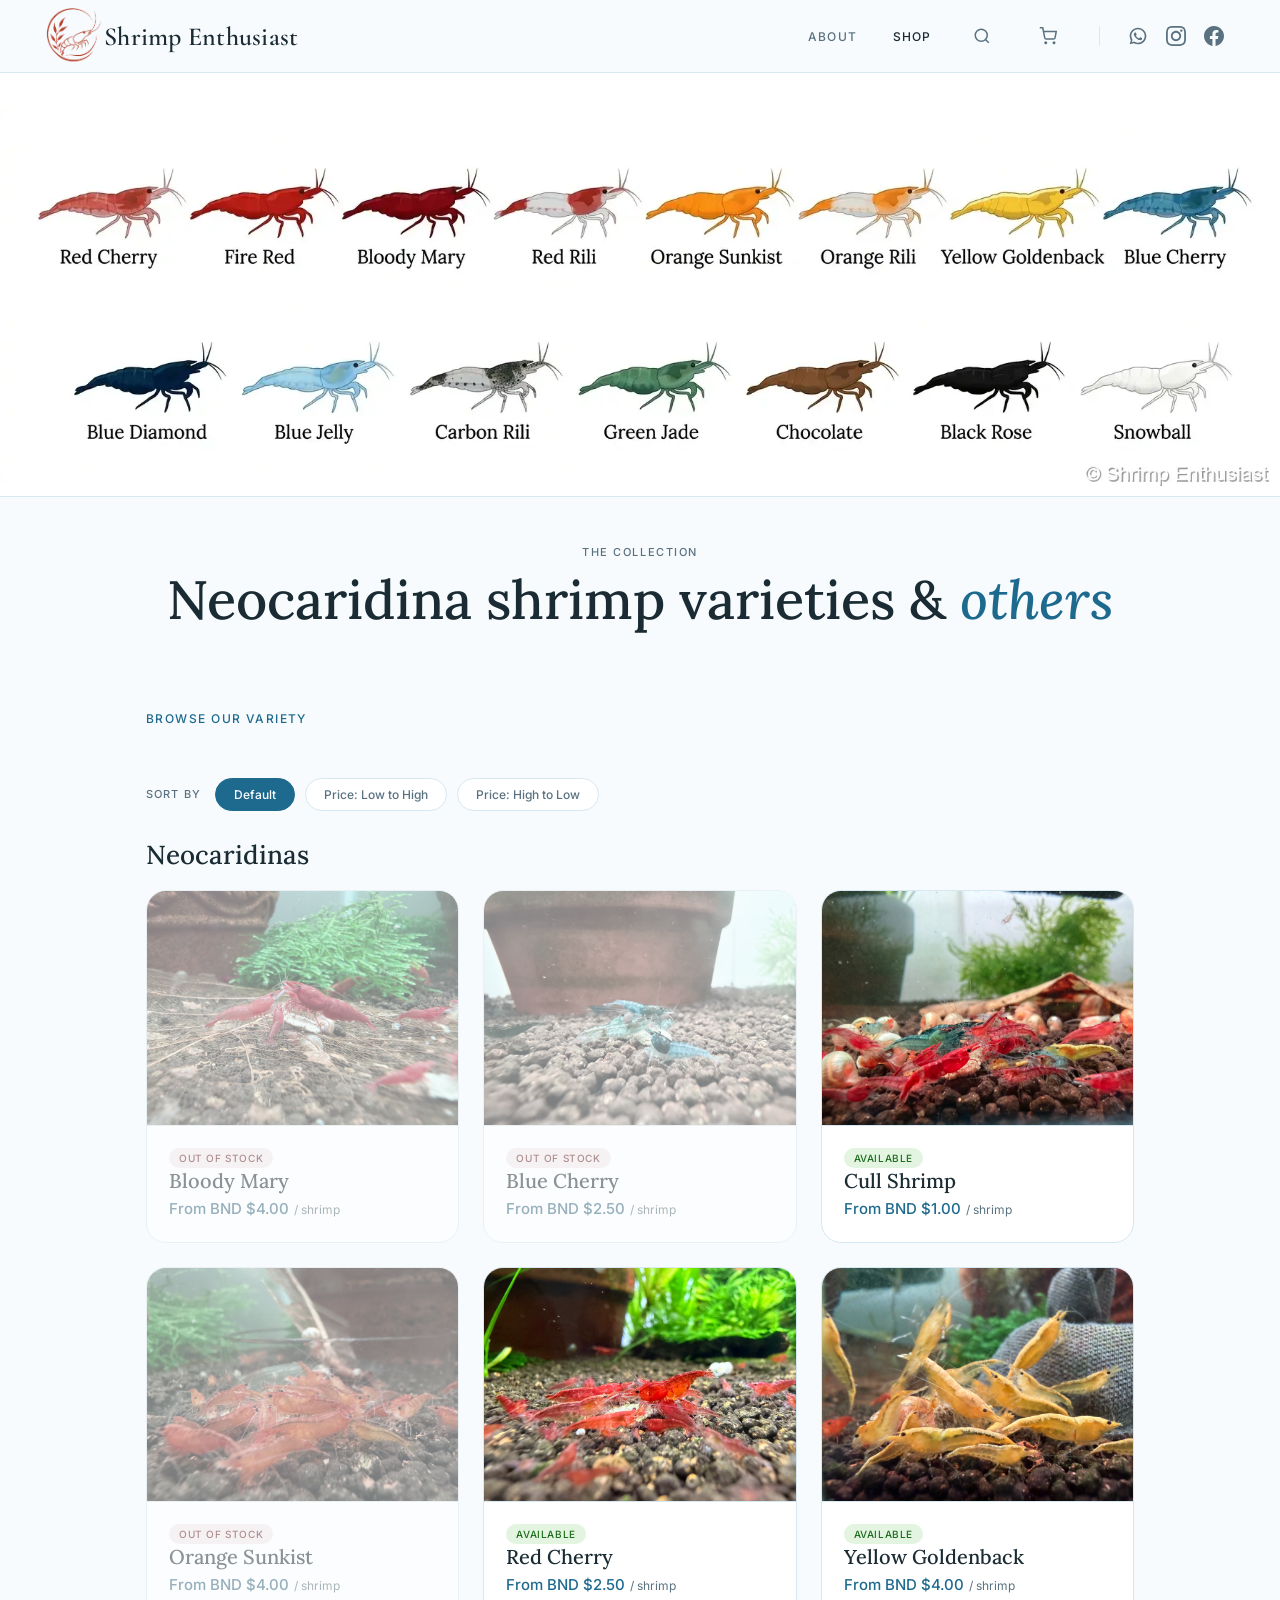
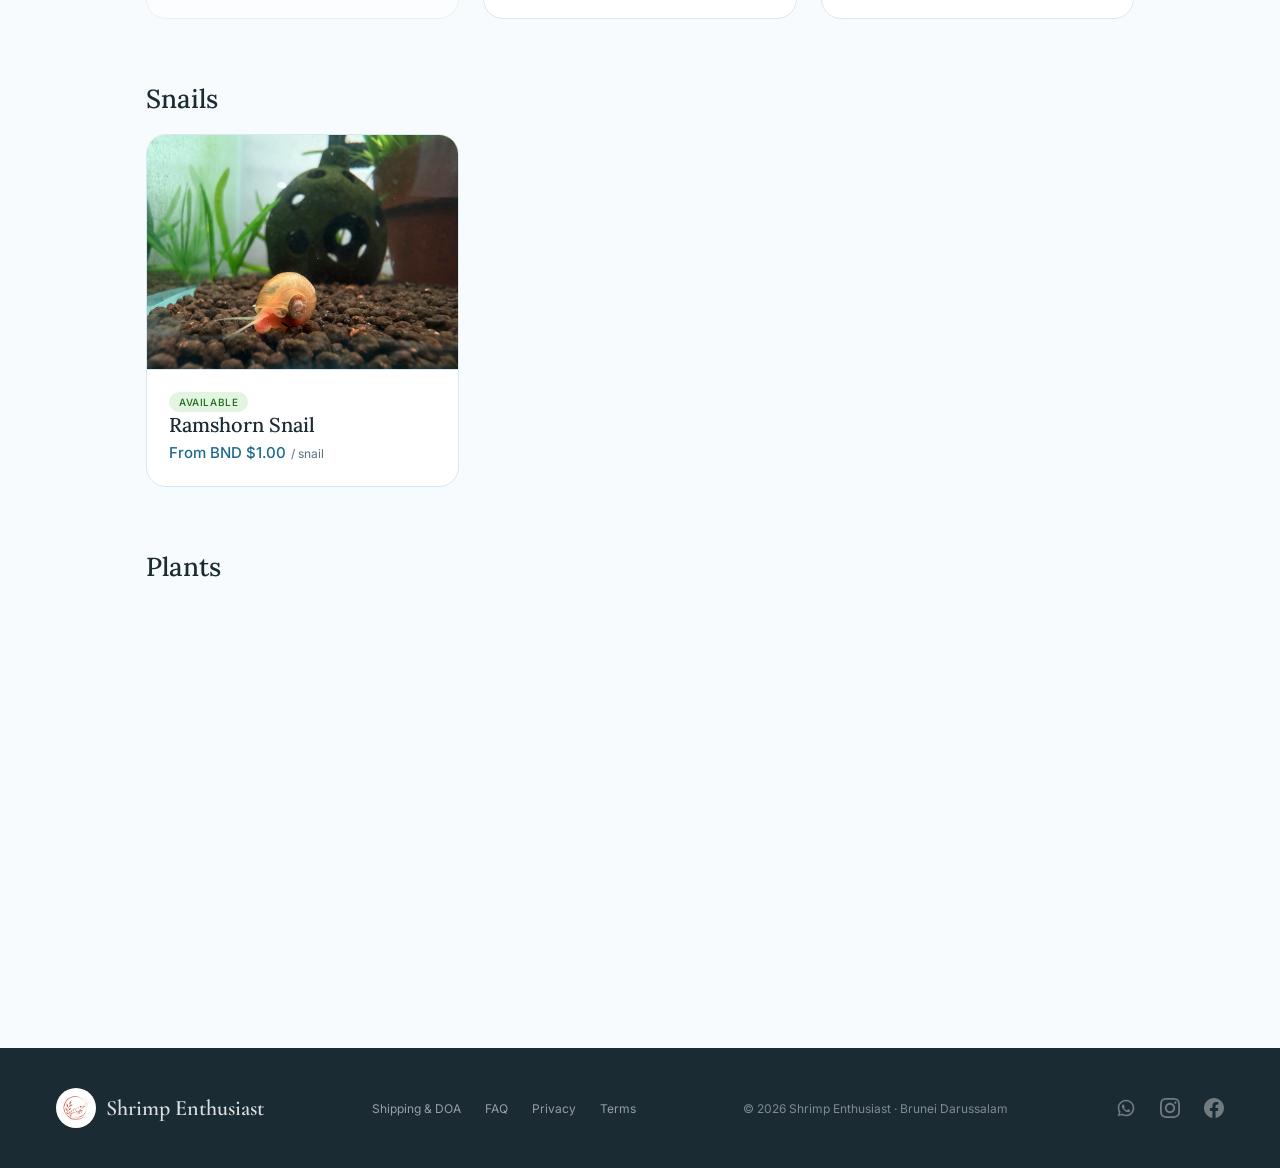
<file: shop.html>
<!DOCTYPE html>
<html lang="en">
<head>
  <meta charset="UTF-8" />
  <meta name="viewport" content="width=device-width, initial-scale=1.0" />
  <title>Shrimp for Sale in Brunei - All Varieties | Shrimp Enthusiast</title>
  <meta name="description" content="Buy neocaridina shrimp and Ramshorn Snails in Brunei — Red Cherry, Blue Cherry, Orange Sunkist, Yellow Goldenback, Bloody Mary and Cull shrimp from BND $1.00 each.">
  <meta name="geo.region" content="BN">
  <meta name="geo.placename" content="Brunei Darussalam">
  <meta property="og:title" content="Shrimp for Sale in Brunei - All Varieties | Shrimp Enthusiast">
  <meta property="og:description" content="Buy neocaridina shrimp and Ramshorn Snails in Brunei — Red Cherry, Blue Cherry, Orange Sunkist, Yellow Goldenback, Bloody Mary and Cull shrimp from BND $1.00 each.">
  <meta property="og:type" content="website">
  <meta property="og:url" content="https://shrimpenthusiast.com/shop.html">
  <meta property="og:image" content="https://shrimpenthusiast.com/images/red-cherry.webp">
  <link rel="canonical" href="https://shrimpenthusiast.com/shop.html">
  <link rel="preconnect" href="https://fonts.googleapis.com">
  <link rel="preconnect" href="https://fonts.gstatic.com" crossorigin>
  <link href="https://fonts.googleapis.com/css2?family=Inter:wght@400;500&family=Lora:ital,wght@0,400;0,500;0,600;1,400;1,500&family=Cormorant+Garamond:wght@600&display=swap" rel="stylesheet">
  <link rel="icon" type="image/x-icon" href="favicon.ico">
  <link rel="apple-touch-icon" href="apple-touch-icon.png">
  <link rel="stylesheet" href="css/style.css?v=20261024">
  <style>
    /* ── SHOP BANNER ── */
    .shop-banner {
      width: 100%;
      background: #fff;
      border-bottom: 1px solid var(--border);
      position: relative;
      overflow: hidden;
    }

    .shop-banner-img {
      width: 100%;
      display: block;
      padding: 0;
    }

    .shop-banner-placeholder {
      width: 100%;
      height: 100%;
      display: flex;
      flex-direction: column;
      align-items: center;
      justify-content: center;
      gap: 14px;
    }

    .shop-banner-placeholder svg { opacity: 0.18; }

    .shop-banner-placeholder span {
      font-family: 'Inter', sans-serif;
      font-size: 11px;
      font-weight: 500;
      letter-spacing: 0.12em;
      text-transform: uppercase;
      color: #aab8c0;
    }

    .shop-banner-caption {
      text-align: center;
      padding: 48px 56px 0;
      max-width: 1100px;
      margin: 0 auto;
    }

    .shop-banner-eyebrow {
      display: block;
      font-family: 'Inter', sans-serif;
      font-size: 11px;
      font-weight: 500;
      letter-spacing: 0.14em;
      text-transform: uppercase;
      color: var(--text-secondary);
      margin-bottom: 10px;
    }

    .shop-banner-title {
      font-family: 'Lora', serif;
      font-size: 54px;
      font-weight: 500;
      color: var(--text);
      line-height: 1.15;
    }

    .shop-banner-title em {
      font-style: italic;
      color: var(--blue-deep);
    }

    /* ── SHOP SECTION ── */
    .shop-section {
      padding: 80px 56px 100px;
      max-width: 1100px;
      margin: 0 auto;
    }

    .shop-header {
      margin-bottom: 52px;
    }

    /* ── SORT BAR ── */
    .sort-bar {
      display: flex;
      align-items: center;
      gap: 10px;
      margin-bottom: 28px;
      flex-wrap: wrap;
    }

    .sort-bar-label {
      font-family: 'Inter', sans-serif;
      font-size: 11px;
      font-weight: 500;
      letter-spacing: 0.1em;
      text-transform: uppercase;
      color: var(--text-secondary);
      margin-right: 4px;
    }

    .sort-btn {
      font-family: 'Inter', sans-serif;
      font-size: 12px;
      font-weight: 500;
      color: var(--text-secondary);
      background: var(--bg-card);
      border: 1px solid var(--border);
      border-radius: 99px;
      padding: 8px 18px;
      cursor: pointer;
      transition: background 0.15s, color 0.15s, border-color 0.15s;
    }

    .sort-btn:hover {
      border-color: var(--blue);
      color: var(--text);
    }

    .sort-btn.active {
      background: var(--blue-deep);
      color: #fff;
      border-color: var(--blue-deep);
    }

    /* ── CATEGORY HEADINGS ── */
    .shop-category {
      font-family: 'Lora', serif;
      font-size: 26px;
      font-weight: 500;
      color: var(--text);
      line-height: 1.2;
      margin: 0 0 20px;
    }

    .shop-category:not(:first-of-type) {
      margin-top: 64px;
    }

    /* ── SHOP GRID ── */
    .shop-grid {
      display: grid;
      grid-template-columns: repeat(3, 1fr);
      gap: 24px;
    }

    /* ── SHOP CARD ── */
    .shop-card {
      background: var(--bg-card);
      border: 1px solid var(--border);
      border-radius: 20px;
      overflow: hidden;
      transition: box-shadow 0.28s, transform 0.28s, opacity 0.6s ease;
      cursor: pointer;
      text-decoration: none;
      color: inherit;
      display: block;
    }

    .shop-card:hover {
      box-shadow: 0 14px 44px rgba(30,106,142,0.13);
      transform: translateY(-5px);
    }

    /* Image / placeholder area */
    .shop-card-media {
      width: 100%;
      aspect-ratio: 4 / 3;
      position: relative;
      overflow: hidden;
    }

    .shop-card-media img {
      width: 100%;
      height: 100%;
      object-fit: cover;
      display: block;
      transition: transform 0.5s ease;
    }

    .shop-card:hover .shop-card-media img {
      transform: scale(1.04);
    }

    .shop-card-placeholder {
      width: 100%;
      height: 100%;
      display: flex;
      flex-direction: column;
      align-items: center;
      justify-content: center;
      gap: 14px;
    }

    .shop-ph-swatch {
      width: 56px;
      height: 56px;
      border-radius: 50%;
      box-shadow: 0 6px 20px rgba(0,0,0,0.16);
      transition: transform 0.28s;
    }

    .shop-card:hover .shop-ph-swatch {
      transform: scale(1.1);
    }

    .shop-card-placeholder span {
      font-family: 'Inter', sans-serif;
      font-size: 10px;
      font-weight: 500;
      letter-spacing: 0.12em;
      text-transform: uppercase;
      color: rgba(0,0,0,0.28);
    }

    /* Card body */
    .shop-card-body {
      padding: 20px 22px 24px;
      border-top: 1px solid var(--border);
    }

    .shop-card-name {
      font-family: 'Lora', serif;
      font-size: 20px;
      font-weight: 500;
      color: var(--text);
      margin-bottom: 6px;
    }

    .shop-card-desc {
      font-family: 'Inter', sans-serif;
      font-size: 12px;
      font-weight: 400;
      color: var(--text-secondary);
      line-height: 1.6;
      margin-bottom: 10px;
    }

    .shop-card-price {
      display: flex;
      align-items: baseline;
      gap: 5px;
    }

    .price-val {
      font-family: 'Inter', sans-serif;
      font-size: 15px;
      font-weight: 500;
      color: var(--blue-deep);
    }

    .price-unit {
      font-family: 'Inter', sans-serif;
      font-size: 12px;
      font-weight: 400;
      color: var(--text-secondary);
    }

    /* "More coming soon" card */
    .shop-more-card {
      background: var(--blue-light);
      border: 1px dashed var(--blue-warm);
      border-radius: 20px;
      display: flex;
      flex-direction: column;
      align-items: center;
      justify-content: center;
      gap: 14px;
      padding: 44px 24px;
    }

    .shop-more-icon {
      width: 56px;
      height: 56px;
      border-radius: 50%;
      background: var(--blue-mid);
      display: flex;
      align-items: center;
      justify-content: center;
      font-size: 22px;
    }

    .shop-more-card p {
      font-family: 'Inter', sans-serif;
      font-size: 14px;
      font-weight: 400;
      color: var(--blue-deep);
      text-align: center;
      line-height: 1.7;
    }

    .shop-banner { animation: fadeUp 0.5s 0.05s ease both; }

    /* ── RESPONSIVE ── */
    @media (max-width: 860px) {
      .shop-banner-img { padding: 0; }
      .shop-banner-title { font-size: 38px; }
      .shop-banner-caption { padding: 36px 24px 0; }
      .shop-section { padding: 48px 24px 72px; }
      .shop-grid { grid-template-columns: repeat(2, 1fr); gap: 16px; }
    }

    @media (max-width: 480px) {
      .shop-grid { grid-template-columns: repeat(2, 1fr); gap: 10px; }
      .shop-card-body { padding: 14px 14px 18px; }
      .shop-card-name { font-size: 16px; }
      .shop-card-desc { font-size: 11px; }
      .price-val { font-size: 13px; }
      .price-unit { font-size: 11px; }
      .shop-banner-img { padding: 0; }
      .shop-banner-title { font-size: 30px; }
    }

  </style>
  <script type="application/ld+json">
  {
    "@context": "https://schema.org",
    "@type": "ItemList",
    "name": "Shrimp Enthusiast Products",
    "url": "https://shrimpenthusiast.com/shop.html",
    "numberOfItems": 7,
    "itemListElement": [
      {
        "@type": "ListItem",
        "position": 1,
        "item": {
          "@type": "Product",
          "name": "Bloody Mary Neocaridina Shrimp",
          "url": "https://shrimpenthusiast.com/varieties/bloody-mary.html",
          "image": "https://shrimpenthusiast.com/images/bloody-mary.webp",
          "offers": { "@type": "Offer", "price": "4.00", "priceCurrency": "BND", "availability": "https://schema.org/OutOfStock" }
        }
      },
      {
        "@type": "ListItem",
        "position": 2,
        "item": {
          "@type": "Product",
          "name": "Blue Cherry Neocaridina Shrimp",
          "url": "https://shrimpenthusiast.com/varieties/blue-cherry.html",
          "image": "https://shrimpenthusiast.com/images/blue-cherry.webp",
          "offers": { "@type": "Offer", "price": "2.50", "priceCurrency": "BND", "availability": "https://schema.org/OutOfStock" }
        }
      },
      {
        "@type": "ListItem",
        "position": 3,
        "item": {
          "@type": "Product",
          "name": "Cull Neocaridina Shrimp",
          "url": "https://shrimpenthusiast.com/varieties/cull-shrimp.html",
          "image": "https://shrimpenthusiast.com/images/cull-shrimp.webp",
          "offers": { "@type": "Offer", "price": "1.00", "priceCurrency": "BND", "availability": "https://schema.org/InStock" }
        }
      },
      {
        "@type": "ListItem",
        "position": 4,
        "item": {
          "@type": "Product",
          "name": "Orange Sunkist Neocaridina Shrimp",
          "url": "https://shrimpenthusiast.com/varieties/orange-sunkist.html",
          "image": "https://shrimpenthusiast.com/images/orange-sunkist.webp",
          "offers": { "@type": "Offer", "price": "4.00", "priceCurrency": "BND", "availability": "https://schema.org/OutOfStock" }
        }
      },
      {
        "@type": "ListItem",
        "position": 5,
        "item": {
          "@type": "Product",
          "name": "Red Cherry Neocaridina Shrimp",
          "url": "https://shrimpenthusiast.com/varieties/red-cherry.html",
          "image": "https://shrimpenthusiast.com/images/red-cherry.webp",
          "offers": { "@type": "Offer", "price": "2.50", "priceCurrency": "BND", "availability": "https://schema.org/InStock" }
        }
      },
      {
        "@type": "ListItem",
        "position": 6,
        "item": {
          "@type": "Product",
          "name": "Yellow Goldenback Neocaridina Shrimp",
          "url": "https://shrimpenthusiast.com/varieties/yellow-goldenback.html",
          "image": "https://shrimpenthusiast.com/images/yellow-goldenback.webp",
          "offers": { "@type": "Offer", "price": "4.00", "priceCurrency": "BND", "availability": "https://schema.org/InStock" }
        }
      },
      {
        "@type": "ListItem",
        "position": 7,
        "item": {
          "@type": "Product",
          "name": "Ramshorn Snail",
          "url": "https://shrimpenthusiast.com/varieties/ramshorn-snail.html",
          "image": "https://shrimpenthusiast.com/images/ramshorn-snail.webp",
          "offers": { "@type": "Offer", "price": "1.00", "priceCurrency": "BND", "availability": "https://schema.org/InStock" }
        }
      }
    ]
  }
  </script>
</head>
<body>

  <!-- NAV -->
  <nav>
    <a href="index.html" class="logo">
      <div class="logo-mark"><img src="images/logo.webp" alt="Shrimp Enthusiast logo" width="70" height="70"></div>
      Shrimp Enthusiast
    </a>
    <button class="nav-toggle" id="navToggle" aria-label="Toggle navigation" aria-expanded="false">
      <svg class="icon-open" width="22" height="22" viewBox="0 0 24 24" fill="none" stroke="currentColor" stroke-width="2" aria-hidden="true"><line x1="3" y1="6" x2="21" y2="6"/><line x1="3" y1="12" x2="21" y2="12"/><line x1="3" y1="18" x2="21" y2="18"/></svg>
      <svg class="icon-close" width="22" height="22" viewBox="0 0 24 24" fill="none" stroke="currentColor" stroke-width="2" aria-hidden="true"><line x1="18" y1="6" x2="6" y2="18"/><line x1="6" y1="6" x2="18" y2="18"/></svg>
    </button>
    <div class="nav-links" id="navLinks">
      <a href="about.html">About</a>
      <a href="shop.html" class="active">Shop</a>
      <button class="nav-search-btn" id="searchBtn" aria-label="Search varieties">
        <svg width="18" height="18" viewBox="0 0 24 24" fill="none" stroke="currentColor" stroke-width="2"><circle cx="11" cy="11" r="8"/><line x1="21" y1="21" x2="16.65" y2="16.65"/></svg>
      </button>
      <button class="nav-cart-btn" id="cartBtn" aria-label="View cart">
        <svg width="18" height="18" viewBox="0 0 24 24" fill="none" stroke="currentColor" stroke-width="2"><circle cx="9" cy="21" r="1"/><circle cx="20" cy="21" r="1"/><path d="M1 1h4l2.68 13.39a2 2 0 002 1.61h9.72a2 2 0 002-1.61L23 6H6"/></svg>
        <span class="cart-badge" id="cartBadge"></span>
      </button>
      <div class="nav-social">
        <a href="https://wa.me/6738740667" class="social-link whatsapp" target="_blank" rel="noopener" aria-label="WhatsApp">
          <svg width="20" height="20" viewBox="0 0 24 24" fill="currentColor" aria-hidden="true"><path d="M12 2C6.477 2 2 6.477 2 12c0 1.89.525 3.66 1.438 5.168L2 22l4.978-1.358A9.945 9.945 0 0012 22c5.523 0 10-4.477 10-10S17.523 2 12 2zm0 18a7.945 7.945 0 01-4.056-1.107l-.29-.173-3.01.82.849-2.944-.19-.303A7.944 7.944 0 014 12c0-4.411 3.589-8 8-8s8 3.589 8 8-3.589 8-8 8zm4.406-5.595c-.242-.121-1.432-.707-1.654-.787-.222-.08-.384-.121-.545.121-.16.242-.625.787-.766.949-.14.161-.282.181-.523.06-.242-.12-1.021-.376-1.945-1.196-.718-.64-1.203-1.43-1.344-1.672-.14-.242-.015-.373.105-.493.109-.109.242-.282.363-.423.12-.14.161-.242.242-.403.08-.161.04-.302-.02-.423-.06-.121-.545-1.313-.748-1.797-.196-.473-.396-.408-.545-.416-.14-.007-.302-.009-.463-.009-.16 0-.423.06-.645.302-.222.242-.847.827-.847 2.016s.867 2.337.988 2.499c.12.161 1.706 2.605 4.133 3.652.578.25 1.028.399 1.38.51.58.185 1.107.159 1.524.096.465-.069 1.432-.586 1.634-1.151.201-.565.201-1.05.14-1.151-.06-.1-.221-.161-.463-.282z"/></svg>
        </a>
        <a href="https://www.instagram.com/shrimp_enthusiast/" class="social-link instagram" target="_blank" rel="noopener" aria-label="Instagram">
          <svg width="20" height="20" viewBox="0 0 24 24" fill="currentColor" aria-hidden="true"><path d="M12 2.163c3.204 0 3.584.012 4.85.07 3.252.148 4.771 1.691 4.919 4.919.058 1.265.069 1.645.069 4.849 0 3.205-.012 3.584-.069 4.849-.149 3.225-1.664 4.771-4.919 4.919-1.266.058-1.644.07-4.85.07-3.204 0-3.584-.012-4.849-.07-3.26-.149-4.771-1.699-4.919-4.92-.058-1.265-.07-1.644-.07-4.849 0-3.204.013-3.583.07-4.849.149-3.227 1.664-4.771 4.919-4.919 1.266-.057 1.645-.069 4.849-.069zm0-2.163c-3.259 0-3.667.014-4.947.072-4.358.2-6.78 2.618-6.98 6.98-.059 1.281-.073 1.689-.073 4.948 0 3.259.014 3.668.072 4.948.2 4.358 2.618 6.78 6.98 6.98 1.281.058 1.689.072 4.948.072 3.259 0 3.668-.014 4.948-.072 4.354-.2 6.782-2.618 6.979-6.98.059-1.28.073-1.689.073-4.948 0-3.259-.014-3.667-.072-4.947-.196-4.354-2.617-6.78-6.979-6.98-1.281-.059-1.69-.073-4.949-.073zm0 5.838c-3.403 0-6.162 2.759-6.162 6.162s2.759 6.163 6.162 6.163 6.162-2.759 6.162-6.163c0-3.403-2.759-6.162-6.162-6.162zm0 10.162c-2.209 0-4-1.79-4-4 0-2.209 1.791-4 4-4s4 1.791 4 4c0 2.21-1.791 4-4 4zm6.406-11.845c-.796 0-1.441.645-1.441 1.44s.645 1.44 1.441 1.44c.795 0 1.439-.645 1.439-1.44s-.644-1.44-1.439-1.44z"/></svg>
        </a>
        <a href="https://www.facebook.com/shrimp.enthusiast.92/" class="social-link facebook" target="_blank" rel="noopener" aria-label="Facebook">
          <svg width="20" height="20" viewBox="0 0 24 24" fill="currentColor" aria-hidden="true"><path d="M24 12.073c0-6.627-5.373-12-12-12s-12 5.373-12 12c0 5.99 4.388 10.954 10.125 11.854v-8.385H7.078v-3.47h3.047V9.43c0-3.007 1.792-4.669 4.533-4.669 1.312 0 2.686.235 2.686.235v2.953H15.83c-1.491 0-1.956.925-1.956 1.874v2.25h3.328l-.532 3.47h-2.796v8.385C19.612 23.027 24 18.062 24 12.073z"/></svg>
        </a>
      </div>
    </div>
  </nav>

  <!-- PHOTO BANNER -->
  <div class="shop-banner">
    <img src="images/shrimp-varieties.webp" class="shop-banner-img" alt="Illustrated chart of 15 neocaridina shrimp colour varieties">
  </div>
  <div class="shop-banner-caption">
    <span class="shop-banner-eyebrow">The Collection</span>
    <h1 class="shop-banner-title">Neocaridina shrimp varieties &amp; <em>others</em></h1>
  </div>

  <!-- SHOP GRID -->
  <section class="shop-section">
    <div class="shop-header reveal">
      <div class="section-eyebrow">Browse our variety</div>
    </div>

    <div class="sort-bar">
      <span class="sort-bar-label">Sort by</span>
      <button class="sort-btn active" data-sort="default">Default</button>
      <button class="sort-btn" data-sort="price-asc">Price: Low to High</button>
      <button class="sort-btn" data-sort="price-desc">Price: High to Low</button>
    </div>

    <h2 class="shop-category" id="neocaridinas">Neocaridinas</h2>

    <div class="shop-grid" id="shopGrid">

      <!-- Bloody Mary -->
      <a href="varieties/bloody-mary.html" class="shop-card reveal" data-price="4.00">
        <div class="shop-card-media">
          <img src="images/bloody-mary.webp" alt="Bloody Mary neocaridina shrimp with deep red colouration" loading="lazy">
        </div>
        <div class="shop-card-body">
          <div class="shop-card-name">Bloody Mary</div>
          <div class="shop-card-price">
            <span class="price-val">From BND $4.00</span>
            <span class="price-unit">/ shrimp</span>
          </div>
        </div>
      </a>

      <!-- Blue Cherry -->
      <a href="varieties/blue-cherry.html" class="shop-card reveal" data-price="2.50" style="transition-delay: 0.07s">
        <div class="shop-card-media">
          <img src="images/blue-cherry.webp" alt="Blue Cherry neocaridina shrimp on aquarium substrate" loading="lazy">
        </div>
        <div class="shop-card-body">
          <div class="shop-card-name">Blue Cherry</div>
          <div class="shop-card-price">
            <span class="price-val">From BND $2.50</span>
            <span class="price-unit">/ shrimp</span>
          </div>
        </div>
      </a>

      <!-- Cull Shrimp -->
      <a href="varieties/cull-shrimp.html" class="shop-card reveal" data-price="1.00" style="transition-delay: 0.14s">
        <div class="shop-card-media">
          <img src="images/cull-shrimp.webp" alt="Cull neocaridina shrimp with mixed colouration" loading="lazy">
        </div>
        <div class="shop-card-body">
          <div class="shop-card-name">Cull Shrimp</div>
          <div class="shop-card-price">
            <span class="price-val">From BND $1.00</span>
            <span class="price-unit">/ shrimp</span>
          </div>
        </div>
      </a>

      <!-- Orange Sunkist -->
      <a href="varieties/orange-sunkist.html" class="shop-card reveal" data-price="4.00" style="transition-delay: 0.21s">
        <div class="shop-card-media">
          <img src="images/orange-sunkist.webp" alt="Orange Sunkist neocaridina shrimp on driftwood" loading="lazy">
        </div>
        <div class="shop-card-body">
          <div class="shop-card-name">Orange Sunkist</div>
          <div class="shop-card-price">
            <span class="price-val">From BND $4.00</span>
            <span class="price-unit">/ shrimp</span>
          </div>
        </div>
      </a>

      <!-- Red Cherry -->
      <a href="varieties/red-cherry.html" class="shop-card reveal" data-price="2.50" style="transition-delay: 0.28s">
        <div class="shop-card-media">
          <img src="images/red-cherry.webp" alt="Red Cherry neocaridina shrimp in a planted aquarium" loading="lazy">
        </div>
        <div class="shop-card-body">
          <div class="shop-card-name">Red Cherry</div>
          <div class="shop-card-price">
            <span class="price-val">From BND $2.50</span>
            <span class="price-unit">/ shrimp</span>
          </div>
        </div>
      </a>

      <!-- Yellow Goldenback -->
      <a href="varieties/yellow-goldenback.html" class="shop-card reveal" data-price="4.00" style="transition-delay: 0.35s">
        <div class="shop-card-media">
          <img src="images/yellow-goldenback.webp" alt="Yellow Goldenback neocaridina shrimp grazing on moss" loading="lazy">
        </div>
        <div class="shop-card-body">
          <div class="shop-card-name">Yellow Goldenback</div>
          <div class="shop-card-price">
            <span class="price-val">From BND $4.00</span>
            <span class="price-unit">/ shrimp</span>
          </div>
        </div>
      </a>

    </div>

    <!-- SNAILS -->
    <h2 class="shop-category" id="snails">Snails</h2>

    <div class="shop-grid" id="snailGrid">

      <!-- Ramshorn Snail -->
      <a href="varieties/ramshorn-snail.html" class="shop-card reveal" data-price="1.00">
        <div class="shop-card-media">
          <img src="images/ramshorn-snail.webp" alt="Ramshorn snail on aquarium glass" loading="lazy">
        </div>
        <div class="shop-card-body">
          <div class="shop-card-name">Ramshorn Snail</div>
          <div class="shop-card-price">
            <span class="price-val">From BND $1.00</span>
            <span class="price-unit">/ snail</span>
          </div>
        </div>
      </a>

    </div>

    <!-- PLANTS -->
    <h2 class="shop-category" id="plants">Plants</h2>

    <div class="shop-grid" id="plantGrid">

      <!-- Coming soon card -->
      <div class="shop-more-card reveal">
        <div class="shop-more-icon" aria-hidden="true">🌿</div>
        <p>Aquatic plants coming soon<br><a href="https://wa.me/6738740667" target="_blank" rel="noopener">Message us on WhatsApp</a> to ask what's available</p>
      </div>

    </div>

    <div class="shop-shipping-note reveal" style="margin-top: 48px; padding: 24px 28px; background: var(--bg-soft); border: 1px solid var(--border); border-radius: 16px; display: flex; align-items: center; gap: 14px; flex-wrap: wrap;">
      <span style="font-family: 'Inter', sans-serif; font-size: 14px; color: var(--text-secondary);">We deliver within Brunei only. All shrimp come with a full DOA replacement guarantee.</span>
      <a href="shipping.html" style="font-family: 'Inter', sans-serif; font-size: 12px; font-weight: 500; letter-spacing: 0.06em; text-transform: uppercase; color: var(--blue-deep); text-decoration: none; display: inline-flex; align-items: center; gap: 6px; white-space: nowrap;">
        Shipping & DOA policy
        <svg width="13" height="13" viewBox="0 0 24 24" fill="none" stroke="currentColor" stroke-width="2"><line x1="5" y1="12" x2="19" y2="12"/><polyline points="12 5 19 12 12 19"/></svg>
      </a>
    </div>
  </section>

  <!-- FOOTER -->
  <footer>
    <a href="index.html" class="footer-logo">
      <div class="footer-logo-mark"><img src="images/logo.webp" alt="Shrimp Enthusiast logo" width="40" height="40"></div>
      Shrimp Enthusiast
    </a>
    <div class="footer-nav">
      <a href="shipping.html">Shipping & DOA</a>
      <a href="faq.html">FAQ</a>
      <a href="privacy.html">Privacy</a>
      <a href="terms.html">Terms</a>
    </div>
    <p>© 2026 Shrimp Enthusiast · Brunei Darussalam</p>
    <div class="footer-links">
      <a href="https://wa.me/6738740667" class="social-link whatsapp" target="_blank" rel="noopener" aria-label="WhatsApp">
        <svg width="20" height="20" viewBox="0 0 24 24" fill="currentColor" aria-hidden="true"><path d="M12 2C6.477 2 2 6.477 2 12c0 1.89.525 3.66 1.438 5.168L2 22l4.978-1.358A9.945 9.945 0 0012 22c5.523 0 10-4.477 10-10S17.523 2 12 2zm0 18a7.945 7.945 0 01-4.056-1.107l-.29-.173-3.01.82.849-2.944-.19-.303A7.944 7.944 0 014 12c0-4.411 3.589-8 8-8s8 3.589 8 8-3.589 8-8 8zm4.406-5.595c-.242-.121-1.432-.707-1.654-.787-.222-.08-.384-.121-.545.121-.16.242-.625.787-.766.949-.14.161-.282.181-.523.06-.242-.12-1.021-.376-1.945-1.196-.718-.64-1.203-1.43-1.344-1.672-.14-.242-.015-.373.105-.493.109-.109.242-.282.363-.423.12-.14.161-.242.242-.403.08-.161.04-.302-.02-.423-.06-.121-.545-1.313-.748-1.797-.196-.473-.396-.408-.545-.416-.14-.007-.302-.009-.463-.009-.16 0-.423.06-.645.302-.222.242-.847.827-.847 2.016s.867 2.337.988 2.499c.12.161 1.706 2.605 4.133 3.652.578.25 1.028.399 1.38.51.58.185 1.107.159 1.524.096.465-.069 1.432-.586 1.634-1.151.201-.565.201-1.05.14-1.151-.06-.1-.221-.161-.463-.282z"/></svg>
      </a>
      <a href="https://www.instagram.com/shrimp_enthusiast/" class="social-link instagram" target="_blank" rel="noopener" aria-label="Instagram">
        <svg width="20" height="20" viewBox="0 0 24 24" fill="currentColor" aria-hidden="true"><path d="M12 2.163c3.204 0 3.584.012 4.85.07 3.252.148 4.771 1.691 4.919 4.919.058 1.265.069 1.645.069 4.849 0 3.205-.012 3.584-.069 4.849-.149 3.225-1.664 4.771-4.919 4.919-1.266.058-1.644.07-4.85.07-3.204 0-3.584-.012-4.849-.07-3.26-.149-4.771-1.699-4.919-4.92-.058-1.265-.07-1.644-.07-4.849 0-3.204.013-3.583.07-4.849.149-3.227 1.664-4.771 4.919-4.919 1.266-.057 1.645-.069 4.849-.069zm0-2.163c-3.259 0-3.667.014-4.947.072-4.358.2-6.78 2.618-6.98 6.98-.059 1.281-.073 1.689-.073 4.948 0 3.259.014 3.668.072 4.948.2 4.358 2.618 6.78 6.98 6.98 1.281.058 1.689.072 4.948.072 3.259 0 3.668-.014 4.948-.072 4.354-.2 6.782-2.618 6.979-6.98.059-1.28.073-1.689.073-4.948 0-3.259-.014-3.667-.072-4.947-.196-4.354-2.617-6.78-6.979-6.98-1.281-.059-1.69-.073-4.949-.073zm0 5.838c-3.403 0-6.162 2.759-6.162 6.162s2.759 6.163 6.162 6.163 6.162-2.759 6.162-6.163c0-3.403-2.759-6.162-6.162-6.162zm0 10.162c-2.209 0-4-1.79-4-4 0-2.209 1.791-4 4-4s4 1.791 4 4c0 2.21-1.791 4-4 4zm6.406-11.845c-.796 0-1.441.645-1.441 1.44s.645 1.44 1.441 1.44c.795 0 1.439-.645 1.439-1.44s-.644-1.44-1.439-1.44z"/></svg>
      </a>
      <a href="https://www.facebook.com/shrimp.enthusiast.92/" class="social-link facebook" target="_blank" rel="noopener" aria-label="Facebook">
        <svg width="20" height="20" viewBox="0 0 24 24" fill="currentColor" aria-hidden="true"><path d="M24 12.073c0-6.627-5.373-12-12-12s-12 5.373-12 12c0 5.99 4.388 10.954 10.125 11.854v-8.385H7.078v-3.47h3.047V9.43c0-3.007 1.792-4.669 4.533-4.669 1.312 0 2.686.235 2.686.235v2.953H15.83c-1.491 0-1.956.925-1.956 1.874v2.25h3.328l-.532 3.47h-2.796v8.385C19.612 23.027 24 18.062 24 12.073z"/></svg>
      </a>
    </div>
  </footer>

  <!-- CART OVERLAY -->
  <div class="cart-overlay" id="cartOverlay">
    <div class="cart-panel">
      <div class="cart-header">
        <h2>Your Cart</h2>
        <button class="cart-close" id="cartClose" aria-label="Close cart">
          <svg width="20" height="20" viewBox="0 0 24 24" fill="none" stroke="currentColor" stroke-width="2"><line x1="18" y1="6" x2="6" y2="18"/><line x1="6" y1="6" x2="18" y2="18"/></svg>
        </button>
      </div>
      <div class="cart-items" id="cartItems"></div>
      <div class="cart-footer" id="cartFooter" style="display:none;">
        <div class="cart-total">
          <span class="cart-total-label">Total</span>
          <span class="cart-total-value" id="cartTotalValue">BND $0.00</span>
        </div>
        <a class="cart-checkout-btn" id="cartCheckoutBtn" href="#" target="_blank" rel="noopener">
          <svg width="16" height="16" viewBox="0 0 24 24" fill="currentColor" aria-hidden="true"><path d="M12 2C6.477 2 2 6.477 2 12c0 1.89.525 3.66 1.438 5.168L2 22l4.978-1.358A9.945 9.945 0 0012 22c5.523 0 10-4.477 10-10S17.523 2 12 2zm0 18a7.945 7.945 0 01-4.056-1.107l-.29-.173-3.01.82.849-2.944-.19-.303A7.944 7.944 0 014 12c0-4.411 3.589-8 8-8s8 3.589 8 8-3.589 8-8 8zm4.406-5.595c-.242-.121-1.432-.707-1.654-.787-.222-.08-.384-.121-.545.121-.16.242-.625.787-.766.949-.14.161-.282.181-.523.06-.242-.12-1.021-.376-1.945-1.196-.718-.64-1.203-1.43-1.344-1.672-.14-.242-.015-.373.105-.493.109-.109.242-.282.363-.423.12-.14.161-.242.242-.403.08-.161.04-.302-.02-.423-.06-.121-.545-1.313-.748-1.797-.196-.473-.396-.408-.545-.416-.14-.007-.302-.009-.463-.009-.16 0-.423.06-.645.302-.222.242-.847.827-.847 2.016s.867 2.337.988 2.499c.12.161 1.706 2.605 4.133 3.652.578.25 1.028.399 1.38.51.58.185 1.107.159 1.524.096.465-.069 1.432-.586 1.634-1.151.201-.565.201-1.05.14-1.151-.06-.1-.221-.161-.463-.282z"/></svg>
          Checkout via WhatsApp
        </a>
      </div>
    </div>
  </div>

  <!-- SEARCH OVERLAY -->
  <div class="search-overlay" id="searchOverlay">
    <div class="search-modal">
      <div class="search-input-wrap">
        <svg width="18" height="18" viewBox="0 0 24 24" fill="none" stroke="currentColor" stroke-width="2"><circle cx="11" cy="11" r="8"/><line x1="21" y1="21" x2="16.65" y2="16.65"/></svg>
        <input type="text" class="search-input" id="searchInput" placeholder="Search varieties..." autocomplete="off">
      </div>
      <div class="search-results" id="searchResults"></div>
    </div>
  </div>

  <script src="js/stock.js?v=20261024"></script>
  <script src="js/shared.js?v=20261024"></script>
  <script src="js/shop.js?v=20261024"></script>

</body>
</html>
</file>
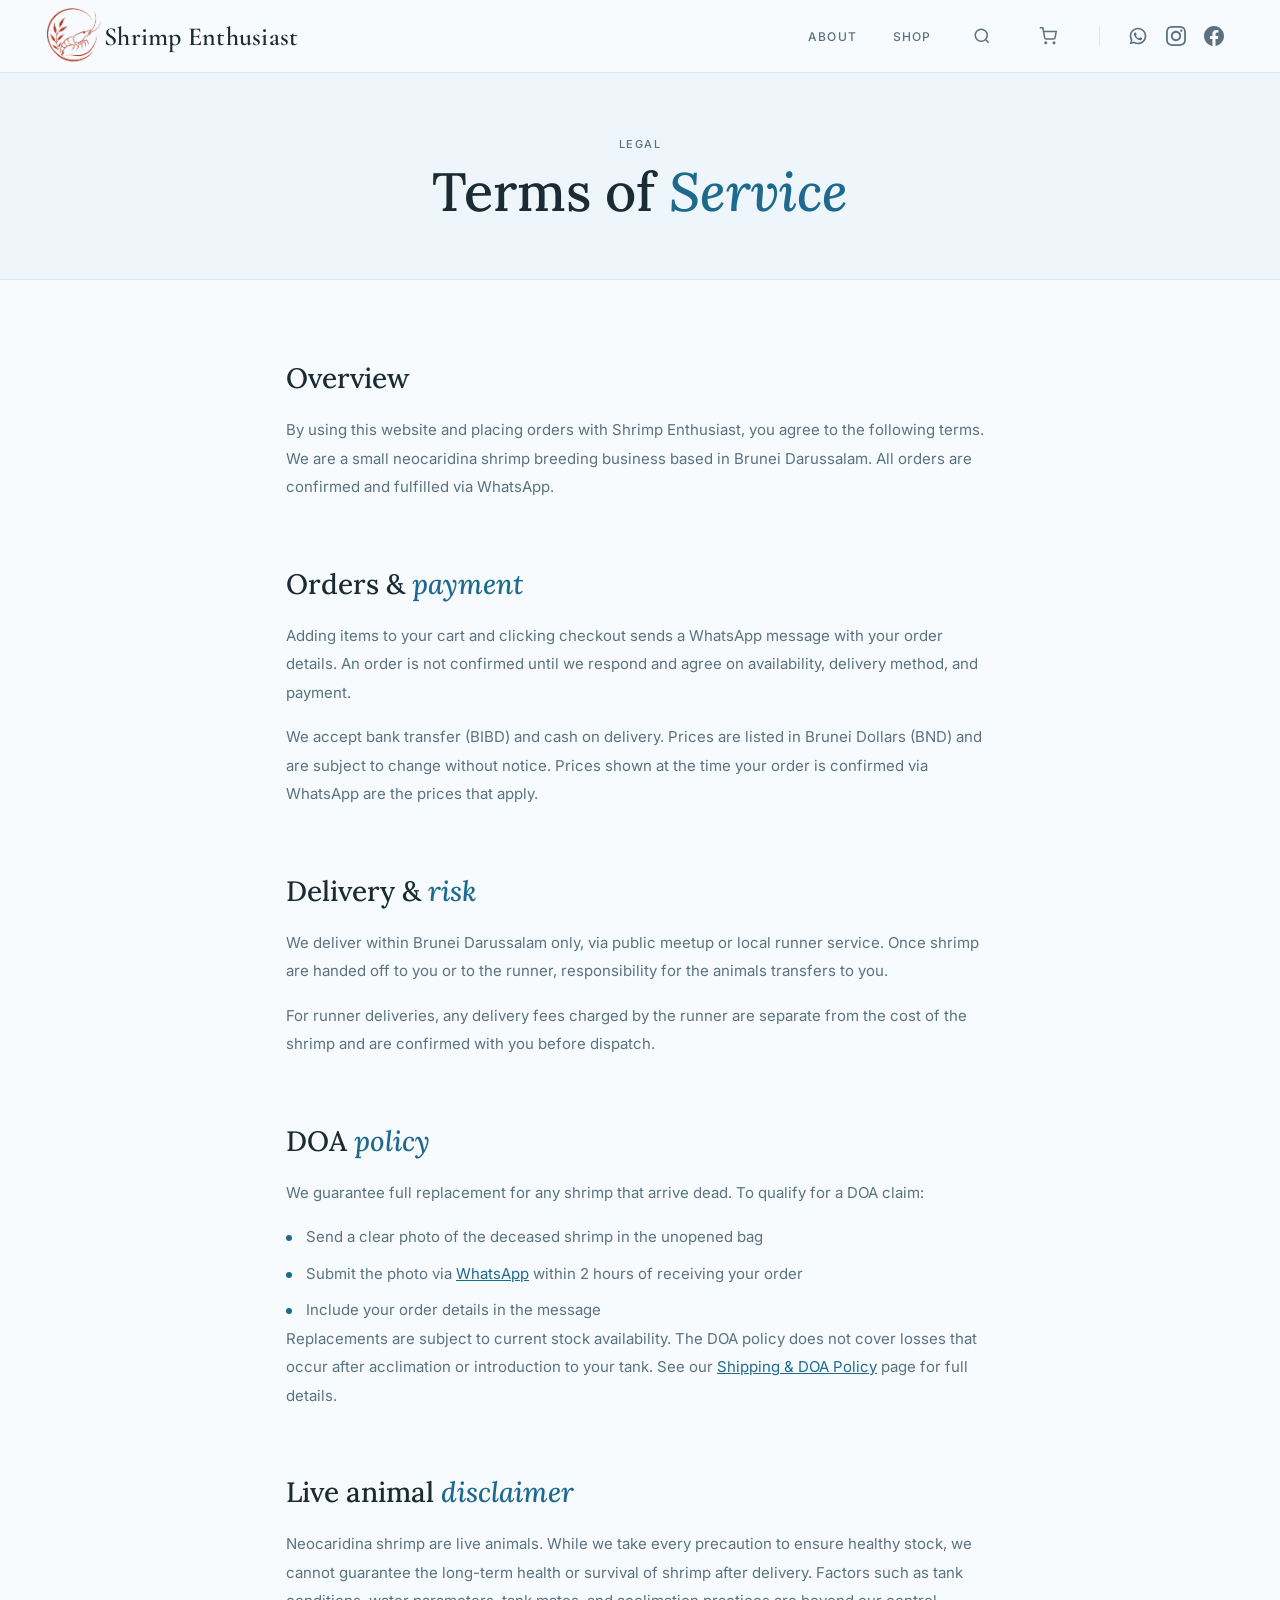
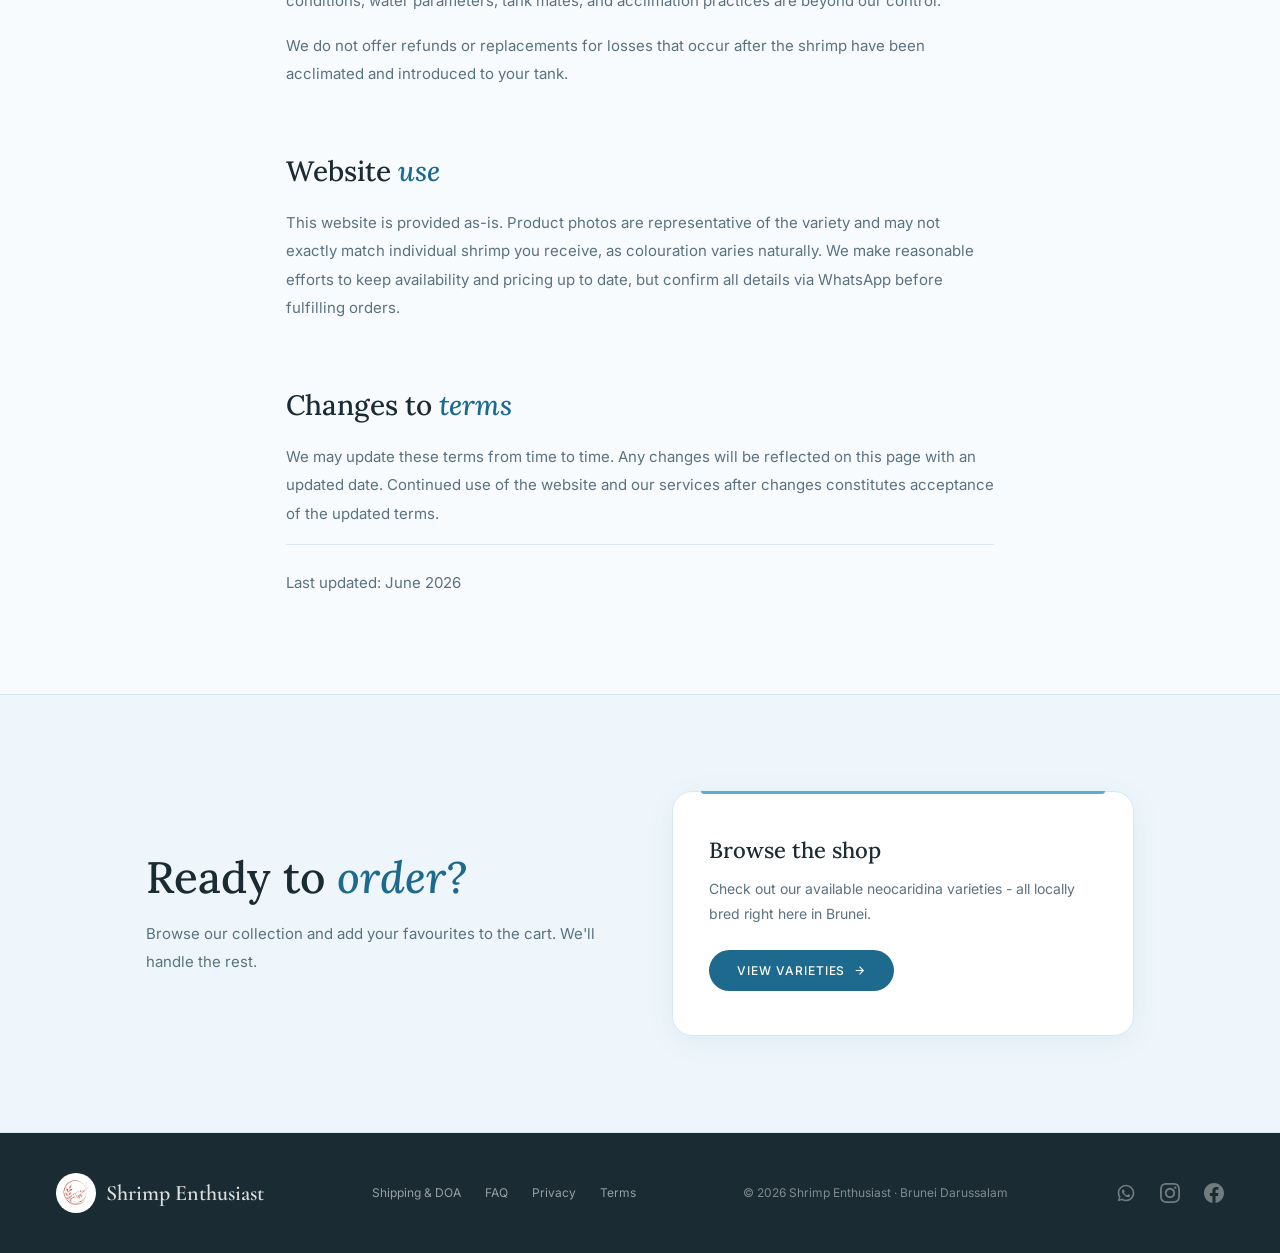
<file: terms.html>
<!DOCTYPE html>
<html lang="en">
<head>
  <meta charset="UTF-8" />
  <meta name="viewport" content="width=device-width, initial-scale=1.0" />
  <title>Terms of Service | Shrimp Enthusiast</title>
  <meta name="description" content="Terms of service for Shrimp Enthusiast. Order terms, DOA policy conditions, and liability information for shrimp purchases in Brunei Darussalam.">
  <meta name="geo.region" content="BN">
  <meta name="geo.placename" content="Brunei Darussalam">
  <meta property="og:title" content="Terms of Service — Shrimp Enthusiast">
  <meta property="og:description" content="Terms of service for Shrimp Enthusiast. Order terms, DOA policy conditions, and liability information for shrimp purchases in Brunei Darussalam.">
  <meta property="og:type" content="website">
  <meta property="og:url" content="https://shrimpenthusiast.com/terms.html">
  <meta property="og:image" content="https://shrimpenthusiast.com/images/red-cherry.webp">
  <link rel="canonical" href="https://shrimpenthusiast.com/terms.html">
  <link rel="preconnect" href="https://fonts.googleapis.com">
  <link rel="preconnect" href="https://fonts.gstatic.com" crossorigin>
  <link href="https://fonts.googleapis.com/css2?family=Inter:wght@400;500&family=Lora:ital,wght@0,400;0,500;0,600;1,400;1,500&family=Cormorant+Garamond:wght@600&display=swap" rel="stylesheet">
  <link rel="icon" type="image/x-icon" href="favicon.ico">
  <link rel="apple-touch-icon" href="apple-touch-icon.png">
  <link rel="stylesheet" href="css/style.css?v=20261024">
  <style>
    /* ── PAGE BANNER ── */
    .legal-banner {
      width: 100%;
      background: var(--bg-soft);
      border-bottom: 1px solid var(--border);
    }

    .legal-banner-inner {
      text-align: center;
      padding: 64px 56px 56px;
      max-width: 1100px;
      margin: 0 auto;
    }

    .legal-banner-eyebrow {
      display: block;
      font-family: 'Inter', sans-serif;
      font-size: 11px;
      font-weight: 500;
      letter-spacing: 0.14em;
      text-transform: uppercase;
      color: var(--text-secondary);
      margin-bottom: 10px;
    }

    .legal-banner-title {
      font-family: 'Lora', serif;
      font-size: 54px;
      font-weight: 500;
      color: var(--text);
      line-height: 1.15;
    }

    .legal-banner-title em {
      font-style: italic;
      color: var(--blue-deep);
    }

    /* ── CONTENT SECTIONS ── */
    .legal-content {
      padding: 80px 56px 96px;
      max-width: 820px;
      margin: 0 auto;
    }

    .legal-section {
      margin-bottom: 64px;
    }

    .legal-section:last-child {
      margin-bottom: 0;
    }

    .legal-section h2 {
      font-family: 'Lora', serif;
      font-size: 28px;
      font-weight: 500;
      color: var(--text);
      margin-bottom: 20px;
    }

    .legal-section h2 em {
      font-style: italic;
      color: var(--blue-deep);
    }

    .legal-section p {
      font-family: 'Inter', sans-serif;
      font-size: 15px;
      font-weight: 400;
      color: var(--text-secondary);
      line-height: 1.9;
    }

    .legal-section p + p {
      margin-top: 16px;
    }

    .legal-section ul {
      list-style: none;
      margin-top: 16px;
    }

    .legal-section ul li {
      font-family: 'Inter', sans-serif;
      font-size: 15px;
      font-weight: 400;
      color: var(--text-secondary);
      line-height: 1.9;
      padding-left: 20px;
      position: relative;
    }

    .legal-section ul li::before {
      content: '';
      position: absolute;
      left: 0;
      top: 12px;
      width: 6px;
      height: 6px;
      border-radius: 50%;
      background: var(--blue-deep);
    }

    .legal-section ul li + li {
      margin-top: 8px;
    }

    .legal-section a {
      color: var(--blue-deep);
      text-decoration: underline;
    }

    .legal-updated {
      font-family: 'Inter', sans-serif;
      font-size: 13px;
      font-weight: 400;
      color: var(--text-secondary);
      margin-top: 48px;
      padding-top: 24px;
      border-top: 1px solid var(--border);
    }

    /* ── ANIMATION ── */
    .legal-banner { animation: fadeUp 0.5s 0.05s ease both; }

    /* ── RESPONSIVE ── */
    @media (max-width: 860px) {
      .legal-banner-inner { padding: 48px 24px 44px; }
      .legal-banner-title { font-size: 38px; }
      .legal-content { padding: 56px 24px 72px; }
    }

    @media (max-width: 480px) {
      .legal-banner-title { font-size: 30px; }
    }
  </style>
</head>
<body>

  <!-- NAV -->
  <nav>
    <a href="index.html" class="logo">
      <div class="logo-mark"><img src="images/logo.webp" alt="Shrimp Enthusiast logo" width="70" height="70"></div>
      Shrimp Enthusiast
    </a>
    <button class="nav-toggle" id="navToggle" aria-label="Toggle navigation" aria-expanded="false">
      <svg class="icon-open" width="22" height="22" viewBox="0 0 24 24" fill="none" stroke="currentColor" stroke-width="2" aria-hidden="true"><line x1="3" y1="6" x2="21" y2="6"/><line x1="3" y1="12" x2="21" y2="12"/><line x1="3" y1="18" x2="21" y2="18"/></svg>
      <svg class="icon-close" width="22" height="22" viewBox="0 0 24 24" fill="none" stroke="currentColor" stroke-width="2" aria-hidden="true"><line x1="18" y1="6" x2="6" y2="18"/><line x1="6" y1="6" x2="18" y2="18"/></svg>
    </button>
    <div class="nav-links" id="navLinks">
      <a href="about.html">About</a>
      <a href="shop.html">Shop</a>
      <button class="nav-search-btn" id="searchBtn" aria-label="Search varieties">
        <svg width="18" height="18" viewBox="0 0 24 24" fill="none" stroke="currentColor" stroke-width="2"><circle cx="11" cy="11" r="8"/><line x1="21" y1="21" x2="16.65" y2="16.65"/></svg>
      </button>
      <button class="nav-cart-btn" id="cartBtn" aria-label="View cart">
        <svg width="18" height="18" viewBox="0 0 24 24" fill="none" stroke="currentColor" stroke-width="2"><circle cx="9" cy="21" r="1"/><circle cx="20" cy="21" r="1"/><path d="M1 1h4l2.68 13.39a2 2 0 002 1.61h9.72a2 2 0 002-1.61L23 6H6"/></svg>
        <span class="cart-badge" id="cartBadge"></span>
      </button>
      <div class="nav-social">
        <a href="https://wa.me/6738740667" class="social-link whatsapp" target="_blank" rel="noopener" aria-label="WhatsApp">
          <svg width="20" height="20" viewBox="0 0 24 24" fill="currentColor" aria-hidden="true"><path d="M12 2C6.477 2 2 6.477 2 12c0 1.89.525 3.66 1.438 5.168L2 22l4.978-1.358A9.945 9.945 0 0012 22c5.523 0 10-4.477 10-10S17.523 2 12 2zm0 18a7.945 7.945 0 01-4.056-1.107l-.29-.173-3.01.82.849-2.944-.19-.303A7.944 7.944 0 014 12c0-4.411 3.589-8 8-8s8 3.589 8 8-3.589 8-8 8zm4.406-5.595c-.242-.121-1.432-.707-1.654-.787-.222-.08-.384-.121-.545.121-.16.242-.625.787-.766.949-.14.161-.282.181-.523.06-.242-.12-1.021-.376-1.945-1.196-.718-.64-1.203-1.43-1.344-1.672-.14-.242-.015-.373.105-.493.109-.109.242-.282.363-.423.12-.14.161-.242.242-.403.08-.161.04-.302-.02-.423-.06-.121-.545-1.313-.748-1.797-.196-.473-.396-.408-.545-.416-.14-.007-.302-.009-.463-.009-.16 0-.423.06-.645.302-.222.242-.847.827-.847 2.016s.867 2.337.988 2.499c.12.161 1.706 2.605 4.133 3.652.578.25 1.028.399 1.38.51.58.185 1.107.159 1.524.096.465-.069 1.432-.586 1.634-1.151.201-.565.201-1.05.14-1.151-.06-.1-.221-.161-.463-.282z"/></svg>
        </a>
        <a href="https://www.instagram.com/shrimp_enthusiast/" class="social-link instagram" target="_blank" rel="noopener" aria-label="Instagram">
          <svg width="20" height="20" viewBox="0 0 24 24" fill="currentColor" aria-hidden="true"><path d="M12 2.163c3.204 0 3.584.012 4.85.07 3.252.148 4.771 1.691 4.919 4.919.058 1.265.069 1.645.069 4.849 0 3.205-.012 3.584-.069 4.849-.149 3.225-1.664 4.771-4.919 4.919-1.266.058-1.644.07-4.85.07-3.204 0-3.584-.012-4.849-.07-3.26-.149-4.771-1.699-4.919-4.92-.058-1.265-.07-1.644-.07-4.849 0-3.204.013-3.583.07-4.849.149-3.227 1.664-4.771 4.919-4.919 1.266-.057 1.645-.069 4.849-.069zm0-2.163c-3.259 0-3.667.014-4.947.072-4.358.2-6.78 2.618-6.98 6.98-.059 1.281-.073 1.689-.073 4.948 0 3.259.014 3.668.072 4.948.2 4.358 2.618 6.78 6.98 6.98 1.281.058 1.689.072 4.948.072 3.259 0 3.668-.014 4.948-.072 4.354-.2 6.782-2.618 6.979-6.98.059-1.28.073-1.689.073-4.948 0-3.259-.014-3.667-.072-4.947-.196-4.354-2.617-6.78-6.979-6.98-1.281-.059-1.69-.073-4.949-.073zm0 5.838c-3.403 0-6.162 2.759-6.162 6.162s2.759 6.163 6.162 6.163 6.162-2.759 6.162-6.163c0-3.403-2.759-6.162-6.162-6.162zm0 10.162c-2.209 0-4-1.79-4-4 0-2.209 1.791-4 4-4s4 1.791 4 4c0 2.21-1.791 4-4 4zm6.406-11.845c-.796 0-1.441.645-1.441 1.44s.645 1.44 1.441 1.44c.795 0 1.439-.645 1.439-1.44s-.644-1.44-1.439-1.44z"/></svg>
        </a>
        <a href="https://www.facebook.com/shrimp.enthusiast.92/" class="social-link facebook" target="_blank" rel="noopener" aria-label="Facebook">
          <svg width="20" height="20" viewBox="0 0 24 24" fill="currentColor" aria-hidden="true"><path d="M24 12.073c0-6.627-5.373-12-12-12s-12 5.373-12 12c0 5.99 4.388 10.954 10.125 11.854v-8.385H7.078v-3.47h3.047V9.43c0-3.007 1.792-4.669 4.533-4.669 1.312 0 2.686.235 2.686.235v2.953H15.83c-1.491 0-1.956.925-1.956 1.874v2.25h3.328l-.532 3.47h-2.796v8.385C19.612 23.027 24 18.062 24 12.073z"/></svg>
        </a>
      </div>
    </div>
  </nav>

  <!-- BANNER -->
  <div class="legal-banner">
    <div class="legal-banner-inner">
      <span class="legal-banner-eyebrow">Legal</span>
      <h1 class="legal-banner-title">Terms of <em>Service</em></h1>
    </div>
  </div>

  <!-- CONTENT -->
  <div class="legal-content">

    <section class="legal-section reveal">
      <h2>Overview</h2>
      <p>By using this website and placing orders with Shrimp Enthusiast, you agree to the following terms. We are a small neocaridina shrimp breeding business based in Brunei Darussalam. All orders are confirmed and fulfilled via WhatsApp.</p>
    </section>

    <section class="legal-section reveal">
      <h2>Orders &amp; <em>payment</em></h2>
      <p>Adding items to your cart and clicking checkout sends a WhatsApp message with your order details. An order is not confirmed until we respond and agree on availability, delivery method, and payment.</p>
      <p>We accept bank transfer (BIBD) and cash on delivery. Prices are listed in Brunei Dollars (BND) and are subject to change without notice. Prices shown at the time your order is confirmed via WhatsApp are the prices that apply.</p>
    </section>

    <section class="legal-section reveal">
      <h2>Delivery &amp; <em>risk</em></h2>
      <p>We deliver within Brunei Darussalam only, via public meetup or local runner service. Once shrimp are handed off to you or to the runner, responsibility for the animals transfers to you.</p>
      <p>For runner deliveries, any delivery fees charged by the runner are separate from the cost of the shrimp and are confirmed with you before dispatch.</p>
    </section>

    <section class="legal-section reveal">
      <h2>DOA <em>policy</em></h2>
      <p>We guarantee full replacement for any shrimp that arrive dead. To qualify for a DOA claim:</p>
      <ul>
        <li>Send a clear photo of the deceased shrimp in the unopened bag</li>
        <li>Submit the photo via <a href="https://wa.me/6738740667" target="_blank" rel="noopener">WhatsApp</a> within 2 hours of receiving your order</li>
        <li>Include your order details in the message</li>
      </ul>
      <p>Replacements are subject to current stock availability. The DOA policy does not cover losses that occur after acclimation or introduction to your tank. See our <a href="shipping.html">Shipping & DOA Policy</a> page for full details.</p>
    </section>

    <section class="legal-section reveal">
      <h2>Live animal <em>disclaimer</em></h2>
      <p>Neocaridina shrimp are live animals. While we take every precaution to ensure healthy stock, we cannot guarantee the long-term health or survival of shrimp after delivery. Factors such as tank conditions, water parameters, tank mates, and acclimation practices are beyond our control.</p>
      <p>We do not offer refunds or replacements for losses that occur after the shrimp have been acclimated and introduced to your tank.</p>
    </section>

    <section class="legal-section reveal">
      <h2>Website <em>use</em></h2>
      <p>This website is provided as-is. Product photos are representative of the variety and may not exactly match individual shrimp you receive, as colouration varies naturally. We make reasonable efforts to keep availability and pricing up to date, but confirm all details via WhatsApp before fulfilling orders.</p>
    </section>

    <section class="legal-section reveal">
      <h2>Changes to <em>terms</em></h2>
      <p>We may update these terms from time to time. Any changes will be reflected on this page with an updated date. Continued use of the website and our services after changes constitutes acceptance of the updated terms.</p>

      <p class="legal-updated">Last updated: June 2026</p>
    </section>

  </div>

  <!-- CTA -->
  <div class="cta-outer">
    <section class="cta-section">
      <div class="cta-text reveal">
        <h2>Ready to <em>order?</em></h2>
        <p>Browse our collection and add your favourites to the cart. We'll handle the rest.</p>
      </div>
      <div class="cta-box reveal">
        <div class="cta-box-label">Browse the shop</div>
        <p>Check out our available neocaridina varieties - all locally bred right here in Brunei.</p>
        <a href="shop.html">
          View varieties
          <svg width="13" height="13" viewBox="0 0 24 24" fill="none" stroke="currentColor" stroke-width="2"><line x1="5" y1="12" x2="19" y2="12"/><polyline points="12 5 19 12 12 19"/></svg>
        </a>
      </div>
    </section>
  </div>

  <!-- FOOTER -->
  <footer>
    <a href="index.html" class="footer-logo">
      <div class="footer-logo-mark"><img src="images/logo.webp" alt="Shrimp Enthusiast logo" width="40" height="40"></div>
      Shrimp Enthusiast
    </a>
    <div class="footer-nav">
      <a href="shipping.html">Shipping &amp; DOA</a>
      <a href="faq.html">FAQ</a>
      <a href="privacy.html">Privacy</a>
      <a href="terms.html">Terms</a>
    </div>
    <p>&copy; 2026 Shrimp Enthusiast &middot; Brunei Darussalam</p>
    <div class="footer-links">
      <a href="https://wa.me/6738740667" class="social-link whatsapp" target="_blank" rel="noopener" aria-label="WhatsApp">
        <svg width="20" height="20" viewBox="0 0 24 24" fill="currentColor" aria-hidden="true"><path d="M12 2C6.477 2 2 6.477 2 12c0 1.89.525 3.66 1.438 5.168L2 22l4.978-1.358A9.945 9.945 0 0012 22c5.523 0 10-4.477 10-10S17.523 2 12 2zm0 18a7.945 7.945 0 01-4.056-1.107l-.29-.173-3.01.82.849-2.944-.19-.303A7.944 7.944 0 014 12c0-4.411 3.589-8 8-8s8 3.589 8 8-3.589 8-8 8zm4.406-5.595c-.242-.121-1.432-.707-1.654-.787-.222-.08-.384-.121-.545.121-.16.242-.625.787-.766.949-.14.161-.282.181-.523.06-.242-.12-1.021-.376-1.945-1.196-.718-.64-1.203-1.43-1.344-1.672-.14-.242-.015-.373.105-.493.109-.109.242-.282.363-.423.12-.14.161-.242.242-.403.08-.161.04-.302-.02-.423-.06-.121-.545-1.313-.748-1.797-.196-.473-.396-.408-.545-.416-.14-.007-.302-.009-.463-.009-.16 0-.423.06-.645.302-.222.242-.847.827-.847 2.016s.867 2.337.988 2.499c.12.161 1.706 2.605 4.133 3.652.578.25 1.028.399 1.38.51.58.185 1.107.159 1.524.096.465-.069 1.432-.586 1.634-1.151.201-.565.201-1.05.14-1.151-.06-.1-.221-.161-.463-.282z"/></svg>
      </a>
      <a href="https://www.instagram.com/shrimp_enthusiast/" class="social-link instagram" target="_blank" rel="noopener" aria-label="Instagram">
        <svg width="20" height="20" viewBox="0 0 24 24" fill="currentColor" aria-hidden="true"><path d="M12 2.163c3.204 0 3.584.012 4.85.07 3.252.148 4.771 1.691 4.919 4.919.058 1.265.069 1.645.069 4.849 0 3.205-.012 3.584-.069 4.849-.149 3.225-1.664 4.771-4.919 4.919-1.266.058-1.644.07-4.85.07-3.204 0-3.584-.012-4.849-.07-3.26-.149-4.771-1.699-4.919-4.92-.058-1.265-.07-1.644-.07-4.849 0-3.204.013-3.583.07-4.849.149-3.227 1.664-4.771 4.919-4.919 1.266-.057 1.645-.069 4.849-.069zm0-2.163c-3.259 0-3.667.014-4.947.072-4.358.2-6.78 2.618-6.98 6.98-.059 1.281-.073 1.689-.073 4.948 0 3.259.014 3.668.072 4.948.2 4.358 2.618 6.78 6.98 6.98 1.281.058 1.689.072 4.948.072 3.259 0 3.668-.014 4.948-.072 4.354-.2 6.782-2.618 6.979-6.98.059-1.28.073-1.689.073-4.948 0-3.259-.014-3.667-.072-4.947-.196-4.354-2.617-6.78-6.979-6.98-1.281-.059-1.69-.073-4.949-.073zm0 5.838c-3.403 0-6.162 2.759-6.162 6.162s2.759 6.163 6.162 6.163 6.162-2.759 6.162-6.163c0-3.403-2.759-6.162-6.162-6.162zm0 10.162c-2.209 0-4-1.79-4-4 0-2.209 1.791-4 4-4s4 1.791 4 4c0 2.21-1.791 4-4 4zm6.406-11.845c-.796 0-1.441.645-1.441 1.44s.645 1.44 1.441 1.44c.795 0 1.439-.645 1.439-1.44s-.644-1.44-1.439-1.44z"/></svg>
      </a>
      <a href="https://www.facebook.com/shrimp.enthusiast.92/" class="social-link facebook" target="_blank" rel="noopener" aria-label="Facebook">
        <svg width="20" height="20" viewBox="0 0 24 24" fill="currentColor" aria-hidden="true"><path d="M24 12.073c0-6.627-5.373-12-12-12s-12 5.373-12 12c0 5.99 4.388 10.954 10.125 11.854v-8.385H7.078v-3.47h3.047V9.43c0-3.007 1.792-4.669 4.533-4.669 1.312 0 2.686.235 2.686.235v2.953H15.83c-1.491 0-1.956.925-1.956 1.874v2.25h3.328l-.532 3.47h-2.796v8.385C19.612 23.027 24 18.062 24 12.073z"/></svg>
      </a>
    </div>
  </footer>

  <!-- CART OVERLAY -->
  <div class="cart-overlay" id="cartOverlay">
    <div class="cart-panel">
      <div class="cart-header">
        <h2>Your Cart</h2>
        <button class="cart-close" id="cartClose" aria-label="Close cart">
          <svg width="20" height="20" viewBox="0 0 24 24" fill="none" stroke="currentColor" stroke-width="2"><line x1="18" y1="6" x2="6" y2="18"/><line x1="6" y1="6" x2="18" y2="18"/></svg>
        </button>
      </div>
      <div class="cart-items" id="cartItems"></div>
      <div class="cart-footer" id="cartFooter" style="display:none;">
        <div class="cart-total">
          <span class="cart-total-label">Total</span>
          <span class="cart-total-value" id="cartTotalValue">BND $0.00</span>
        </div>
        <a class="cart-checkout-btn" id="cartCheckoutBtn" href="#" target="_blank" rel="noopener">
          <svg width="16" height="16" viewBox="0 0 24 24" fill="currentColor" aria-hidden="true"><path d="M12 2C6.477 2 2 6.477 2 12c0 1.89.525 3.66 1.438 5.168L2 22l4.978-1.358A9.945 9.945 0 0012 22c5.523 0 10-4.477 10-10S17.523 2 12 2zm0 18a7.945 7.945 0 01-4.056-1.107l-.29-.173-3.01.82.849-2.944-.19-.303A7.944 7.944 0 014 12c0-4.411 3.589-8 8-8s8 3.589 8 8-3.589 8-8 8zm4.406-5.595c-.242-.121-1.432-.707-1.654-.787-.222-.08-.384-.121-.545.121-.16.242-.625.787-.766.949-.14.161-.282.181-.523.06-.242-.12-1.021-.376-1.945-1.196-.718-.64-1.203-1.43-1.344-1.672-.14-.242-.015-.373.105-.493.109-.109.242-.282.363-.423.12-.14.161-.242.242-.403.08-.161.04-.302-.02-.423-.06-.121-.545-1.313-.748-1.797-.196-.473-.396-.408-.545-.416-.14-.007-.302-.009-.463-.009-.16 0-.423.06-.645.302-.222.242-.847.827-.847 2.016s.867 2.337.988 2.499c.12.161 1.706 2.605 4.133 3.652.578.25 1.028.399 1.38.51.58.185 1.107.159 1.524.096.465-.069 1.432-.586 1.634-1.151.201-.565.201-1.05.14-1.151-.06-.1-.221-.161-.463-.282z"/></svg>
          Checkout via WhatsApp
        </a>
      </div>
    </div>
  </div>

  <!-- SEARCH OVERLAY -->
  <div class="search-overlay" id="searchOverlay">
    <div class="search-modal">
      <div class="search-input-wrap">
        <svg width="18" height="18" viewBox="0 0 24 24" fill="none" stroke="currentColor" stroke-width="2"><circle cx="11" cy="11" r="8"/><line x1="21" y1="21" x2="16.65" y2="16.65"/></svg>
        <input type="text" class="search-input" id="searchInput" placeholder="Search varieties..." autocomplete="off">
      </div>
      <div class="search-results" id="searchResults"></div>
    </div>
  </div>

  <script src="js/stock.js?v=20261024"></script>
  <script src="js/shared.js?v=20261024"></script>

</body>
</html>
</file>
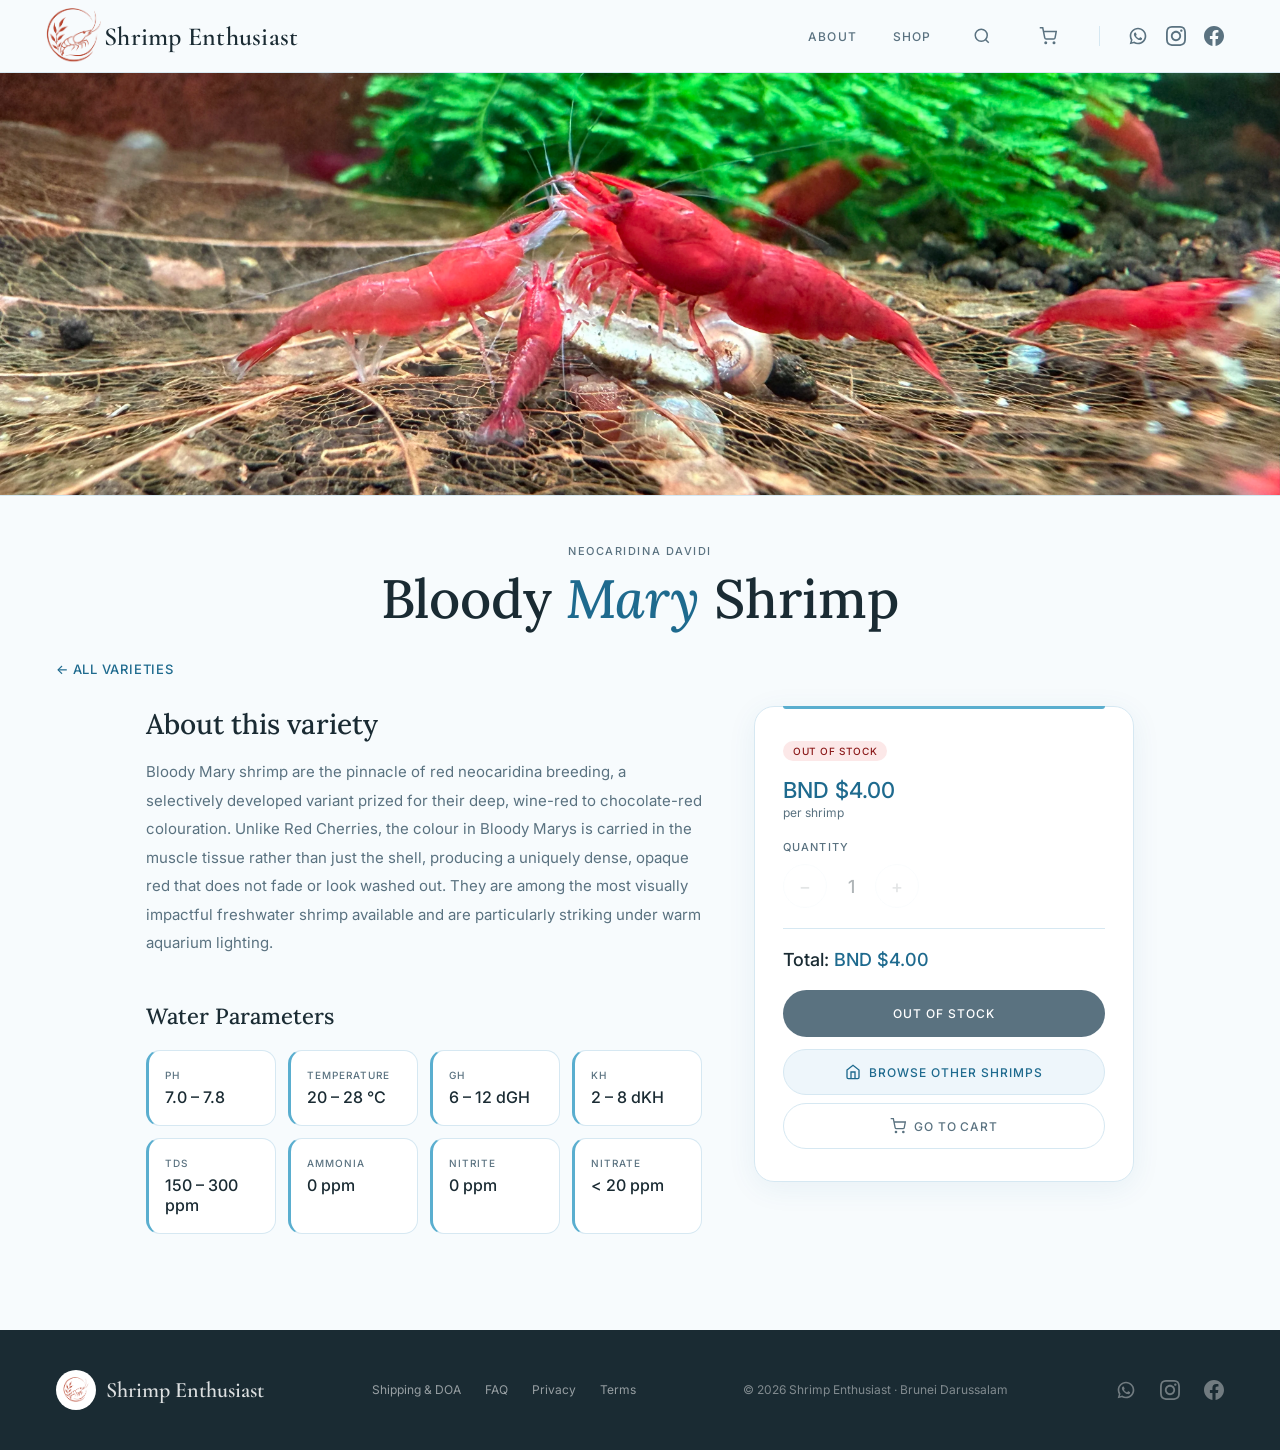
<file: varieties/bloody-mary.html>
<!DOCTYPE html>
<html lang="en">
<head>
  <meta charset="UTF-8" />
  <meta name="viewport" content="width=device-width, initial-scale=1.0" />
  <title>Bloody Mary Shrimp for Sale in Brunei | Shrimp Enthusiast</title>
  <meta name="description" content="Buy Bloody Mary neocaridina shrimp from BND $4.00. Deep wine-red colouration carried in the muscle tissue for a uniquely dense, opaque red. Bred in Brunei.">
  <meta name="geo.region" content="BN">
  <meta name="geo.placename" content="Brunei Darussalam">
  <meta property="og:title" content="Bloody Mary Shrimp for Sale in Brunei - Shrimp Enthusiast">
  <meta property="og:description" content="Buy Bloody Mary neocaridina shrimp from BND $4.00. Deep wine-red colouration carried in the muscle tissue for a uniquely dense, opaque red. Bred in Brunei.">
  <meta property="og:type" content="product">
  <meta property="og:url" content="https://shrimpenthusiast.com/varieties/bloody-mary.html">
  <meta property="og:image" content="https://shrimpenthusiast.com/images/bloody-mary.webp">
  <link rel="canonical" href="https://shrimpenthusiast.com/varieties/bloody-mary.html">
  <link rel="preconnect" href="https://fonts.googleapis.com">
  <link rel="preconnect" href="https://fonts.gstatic.com" crossorigin>
  <link href="https://fonts.googleapis.com/css2?family=Lora:ital,wght@0,400;0,500;0,600;1,400;1,500&family=Inter:wght@400;500&family=Cormorant+Garamond:wght@600&display=swap" rel="stylesheet">
  <link rel="icon" type="image/x-icon" href="../favicon.ico">
  <link rel="apple-touch-icon" href="../apple-touch-icon.png">
  <link rel="stylesheet" href="../css/style.css?v=20261024">
  <style>

    /* ── VARIETY BANNER ── */
    .variety-banner {
      width: 100%;
      background: #fff;
      border-bottom: 1px solid var(--border);
      position: relative;
      overflow: hidden;
    }

    .variety-banner img {
      width: 100%;
      display: block;
      padding: 0;
      aspect-ratio: 1400 / 462;
      object-fit: cover;
      object-position: center; /* adjust per variety: e.g. "center 30%", "top", "bottom" */
    }

    .variety-banner-caption {
      text-align: center;
      padding: 48px 56px 0;
      max-width: 1100px;
      margin: 0 auto;
    }

    .variety-banner-eyebrow {
      display: block;
      font-family: 'Inter', sans-serif;
      font-size: 11px;
      font-weight: 500;
      letter-spacing: 0.14em;
      text-transform: uppercase;
      color: var(--text-secondary);
      margin-bottom: 10px;
    }

    .variety-banner-title {
      font-family: 'Lora', serif;
      font-size: 54px;
      font-weight: 500;
      color: var(--text);
      line-height: 1.15;
    }

    .variety-banner-title em {
      font-style: italic;
      color: var(--blue-deep);
    }

    /* ── BREADCRUMB ── */
    .breadcrumb {
      padding: 28px 56px;
    }

    .breadcrumb a {
      font-family: 'Inter', sans-serif;
      font-size: 13px;
      font-weight: 500;
      letter-spacing: 0.06em;
      text-transform: uppercase;
      color: var(--blue-deep);
      text-decoration: none;
      transition: color 0.2s;
    }

    .breadcrumb a:hover {
      color: var(--blue-darker);
    }

    /* ── TWO-COLUMN LAYOUT ── */
    .variety-layout {
      max-width: 1100px;
      margin: 0 auto;
      padding: 0 56px 96px;
      display: grid;
      grid-template-columns: 1fr 380px;
      gap: 52px;
    }

    /* ── LEFT COLUMN ── */
    .variety-main h2 {
      font-family: 'Lora', serif;
      font-size: 28px;
      font-weight: 500;
      color: var(--text);
      margin-bottom: 16px;
    }

    .variety-main p {
      font-family: 'Inter', sans-serif;
      font-size: 15px;
      font-weight: 400;
      color: var(--text-secondary);
      line-height: 1.9;
    }

    .variety-main h3 {
      font-family: 'Lora', serif;
      font-size: 22px;
      font-weight: 500;
      color: var(--text);
      margin-top: 44px;
      margin-bottom: 20px;
    }

    /* ── PARAMS GRID ── */
    .params-grid {
      display: grid;
      grid-template-columns: repeat(4, 1fr);
      gap: 12px;
    }

    .param-tile {
      background: var(--bg-card);
      border: 1px solid var(--border);
      border-left: 3px solid var(--blue);
      border-radius: 14px;
      padding: 18px 16px;
    }

    .param-label {
      font-family: 'Inter', sans-serif;
      font-size: 10px;
      font-weight: 500;
      letter-spacing: 0.1em;
      text-transform: uppercase;
      color: var(--text-secondary);
      margin-bottom: 6px;
    }

    .param-value {
      font-family: 'Inter', sans-serif;
      font-size: 16px;
      font-weight: 500;
      color: var(--text);
    }

    /* ── RIGHT COLUMN / SIDEBAR ── */
    .variety-sidebar {
      position: sticky;
      top: 88px;
    }

    .order-card {
      background: var(--bg-card);
      border: 1px solid var(--border);
      border-radius: 20px;
      padding: 32px 28px;
      box-shadow: 0 6px 30px rgba(30,106,142,0.07);
      position: relative;
    }

    .order-card::before {
      content: '';
      position: absolute;
      top: -1px; left: 28px; right: 28px;
      height: 3px;
      background: var(--blue);
      border-radius: 0 0 4px 4px;
    }

    .order-price {
      font-family: 'Inter', sans-serif;
      font-size: 22px;
      font-weight: 500;
      color: var(--blue-deep);
      margin-bottom: 2px;
    }

    .order-price-unit {
      font-family: 'Inter', sans-serif;
      font-size: 12px;
      font-weight: 400;
      color: var(--text-secondary);
      margin-bottom: 20px;
    }

    .order-divider {
      border: none;
      border-top: 1px solid var(--border);
      margin: 20px 0;
    }

    .order-total {
      font-family: 'Inter', sans-serif;
      font-size: 18px;
      font-weight: 500;
      color: var(--text);
      margin-bottom: 20px;
    }

    .order-total span {
      color: var(--blue-deep);
    }

    .order-qty-label {
      font-family: 'Inter', sans-serif;
      font-size: 11px;
      font-weight: 500;
      letter-spacing: 0.1em;
      text-transform: uppercase;
      color: var(--text-secondary);
      margin-bottom: 10px;
    }

    .qty-stepper {
      display: flex;
      align-items: center;
      gap: 0;
      margin-bottom: 20px;
    }

    .qty-btn {
      width: 44px;
      height: 44px;
      border-radius: 50%;
      border: 1px solid var(--border);
      background: var(--bg-card);
      color: var(--text);
      font-family: 'Inter', sans-serif;
      font-size: 18px;
      font-weight: 500;
      cursor: pointer;
      display: flex;
      align-items: center;
      justify-content: center;
      transition: background 0.15s, border-color 0.15s;
      flex-shrink: 0;
    }

    .qty-btn:hover {
      background: var(--bg-soft);
      border-color: var(--blue);
    }

    .qty-btn:disabled {
      opacity: 0.35;
      cursor: not-allowed;
    }

    .qty-btn:disabled:hover {
      background: var(--bg-card);
      border-color: var(--border);
    }

    .qty-value {
      font-family: 'Inter', sans-serif;
      font-size: 18px;
      font-weight: 500;
      color: var(--text);
      min-width: 48px;
      text-align: center;
    }

    .order-cart-btn {
      display: flex;
      align-items: center;
      justify-content: center;
      gap: 8px;
      width: 100%;
      background: var(--blue-deep);
      color: #fff;
      text-decoration: none;
      font-family: 'Inter', sans-serif;
      font-size: 12px;
      font-weight: 500;
      letter-spacing: 0.08em;
      text-transform: uppercase;
      padding: 16px 24px;
      border-radius: 99px;
      border: none;
      cursor: pointer;
      transition: background 0.2s, transform 0.15s;
    }

    .order-cart-btn:hover {
      background: var(--blue-darker);
      transform: translateY(-1px);
    }

    .order-note {
      font-family: 'Inter', sans-serif;
      font-size: 12px;
      font-weight: 400;
      color: var(--text-secondary);
      margin-top: 16px;
      line-height: 1.7;
    }


    .order-browse-btn,
    .order-goto-cart-btn {
      display: flex;
      align-items: center;
      justify-content: center;
      gap: 8px;
      width: 100%;
      font-family: 'Inter', sans-serif;
      font-size: 12px;
      font-weight: 500;
      letter-spacing: 0.08em;
      text-transform: uppercase;
      padding: 14px 24px;
      border-radius: 99px;
      text-decoration: none;
      cursor: pointer;
      transition: background 0.2s, transform 0.15s;
    }

    .order-browse-btn {
      margin-top: 12px;
      background: var(--bg-soft);
      color: var(--blue-deep);
      border: 1px solid var(--border);
    }
    .order-browse-btn:hover {
      background: var(--border);
      transform: translateY(-1px);
    }

    .order-goto-cart-btn {
      margin-top: 8px;
      background: none;
      color: var(--text-secondary);
      border: 1px solid var(--border);
    }
    .order-goto-cart-btn:hover {
      color: var(--text);
      border-color: var(--text-secondary);
      transform: translateY(-1px);
    }

    /* ── ANIMATIONS (page-specific) ── */
    .variety-banner { animation: fadeUp 0.5s 0.05s ease both; }

    /* ── RESPONSIVE (page-specific) ── */
    @media (max-width: 860px) {
      .variety-layout {
        grid-template-columns: 1fr;
        padding: 0 24px 72px;
      }
      .variety-sidebar {
        position: static;
      }
      .breadcrumb { padding: 20px 24px; }
      .params-grid { grid-template-columns: repeat(2, 1fr); }
      .variety-banner img { padding: 0; }
      .variety-banner-caption { padding: 36px 24px 0; }
      .variety-banner-title { font-size: 38px; }
    }

    @media (max-width: 480px) {
      .variety-banner img { padding: 0; }
      .variety-banner-title { font-size: 30px; }
      .params-grid { grid-template-columns: repeat(2, 1fr); }
    }
  </style>
  <script type="application/ld+json">
  {
    "@context": "https://schema.org",
    "@type": "Product",
    "name": "Bloody Mary Neocaridina Shrimp",
    "description": "Deep wine-red to chocolate-red colouration carried in the muscle tissue, producing a uniquely dense, opaque red. Among the most visually impactful freshwater shrimp.",
    "image": "https://shrimpenthusiast.com/images/bloody-mary.webp",
    "url": "https://shrimpenthusiast.com/varieties/bloody-mary.html",
    "brand": {
      "@type": "Brand",
      "name": "Shrimp Enthusiast"
    },
    "offers": {
      "@type": "Offer",
      "price": "4.00",
      "priceCurrency": "BND",
      "availability": "https://schema.org/OutOfStock",
      "url": "https://shrimpenthusiast.com/varieties/bloody-mary.html",
      "areaServed": { "@type": "Country", "name": "Brunei Darussalam" },
      "seller": { "@type": "Organization", "name": "Shrimp Enthusiast" }
    }
  }
  </script>
</head>
<body>

  <!-- NAV -->
  <nav>
    <a href="../index.html" class="logo">
      <div class="logo-mark"><img src="../images/logo.webp" alt="Shrimp Enthusiast logo" width="70" height="70"></div>
      Shrimp Enthusiast
    </a>
    <button class="nav-toggle" id="navToggle" aria-label="Toggle navigation" aria-expanded="false">
      <svg class="icon-open" width="22" height="22" viewBox="0 0 24 24" fill="none" stroke="currentColor" stroke-width="2" aria-hidden="true"><line x1="3" y1="6" x2="21" y2="6"/><line x1="3" y1="12" x2="21" y2="12"/><line x1="3" y1="18" x2="21" y2="18"/></svg>
      <svg class="icon-close" width="22" height="22" viewBox="0 0 24 24" fill="none" stroke="currentColor" stroke-width="2" aria-hidden="true"><line x1="18" y1="6" x2="6" y2="18"/><line x1="6" y1="6" x2="18" y2="18"/></svg>
    </button>
    <div class="nav-links" id="navLinks">
      <a href="../about.html">About</a>
      <a href="../shop.html">Shop</a>
      <button class="nav-search-btn" id="searchBtn" aria-label="Search varieties">
        <svg width="18" height="18" viewBox="0 0 24 24" fill="none" stroke="currentColor" stroke-width="2"><circle cx="11" cy="11" r="8"/><line x1="21" y1="21" x2="16.65" y2="16.65"/></svg>
      </button>
      <button class="nav-cart-btn" id="cartBtn" aria-label="View cart">
        <svg width="18" height="18" viewBox="0 0 24 24" fill="none" stroke="currentColor" stroke-width="2"><circle cx="9" cy="21" r="1"/><circle cx="20" cy="21" r="1"/><path d="M1 1h4l2.68 13.39a2 2 0 002 1.61h9.72a2 2 0 002-1.61L23 6H6"/></svg>
        <span class="cart-badge" id="cartBadge"></span>
      </button>
      <div class="nav-social">
        <a href="https://wa.me/6738740667" class="social-link whatsapp" target="_blank" rel="noopener" aria-label="WhatsApp">
          <svg width="20" height="20" viewBox="0 0 24 24" fill="currentColor" aria-hidden="true"><path d="M12 2C6.477 2 2 6.477 2 12c0 1.89.525 3.66 1.438 5.168L2 22l4.978-1.358A9.945 9.945 0 0012 22c5.523 0 10-4.477 10-10S17.523 2 12 2zm0 18a7.945 7.945 0 01-4.056-1.107l-.29-.173-3.01.82.849-2.944-.19-.303A7.944 7.944 0 014 12c0-4.411 3.589-8 8-8s8 3.589 8 8-3.589 8-8 8zm4.406-5.595c-.242-.121-1.432-.707-1.654-.787-.222-.08-.384-.121-.545.121-.16.242-.625.787-.766.949-.14.161-.282.181-.523.06-.242-.12-1.021-.376-1.945-1.196-.718-.64-1.203-1.43-1.344-1.672-.14-.242-.015-.373.105-.493.109-.109.242-.282.363-.423.12-.14.161-.242.242-.403.08-.161.04-.302-.02-.423-.06-.121-.545-1.313-.748-1.797-.196-.473-.396-.408-.545-.416-.14-.007-.302-.009-.463-.009-.16 0-.423.06-.645.302-.222.242-.847.827-.847 2.016s.867 2.337.988 2.499c.12.161 1.706 2.605 4.133 3.652.578.25 1.028.399 1.38.51.58.185 1.107.159 1.524.096.465-.069 1.432-.586 1.634-1.151.201-.565.201-1.05.14-1.151-.06-.1-.221-.161-.463-.282z"/></svg>
        </a>
        <a href="https://www.instagram.com/shrimp_enthusiast/" class="social-link instagram" target="_blank" rel="noopener" aria-label="Instagram">
          <svg width="20" height="20" viewBox="0 0 24 24" fill="currentColor" aria-hidden="true"><path d="M12 2.163c3.204 0 3.584.012 4.85.07 3.252.148 4.771 1.691 4.919 4.919.058 1.265.069 1.645.069 4.849 0 3.205-.012 3.584-.069 4.849-.149 3.225-1.664 4.771-4.919 4.919-1.266.058-1.644.07-4.85.07-3.204 0-3.584-.012-4.849-.07-3.26-.149-4.771-1.699-4.919-4.92-.058-1.265-.07-1.644-.07-4.849 0-3.204.013-3.583.07-4.849.149-3.227 1.664-4.771 4.919-4.919 1.266-.057 1.645-.069 4.849-.069zm0-2.163c-3.259 0-3.667.014-4.947.072-4.358.2-6.78 2.618-6.98 6.98-.059 1.281-.073 1.689-.073 4.948 0 3.259.014 3.668.072 4.948.2 4.358 2.618 6.78 6.98 6.98 1.281.058 1.689.072 4.948.072 3.259 0 3.668-.014 4.948-.072 4.354-.2 6.782-2.618 6.979-6.98.059-1.28.073-1.689.073-4.948 0-3.259-.014-3.667-.072-4.947-.196-4.354-2.617-6.78-6.979-6.98-1.281-.059-1.69-.073-4.949-.073zm0 5.838c-3.403 0-6.162 2.759-6.162 6.162s2.759 6.163 6.162 6.163 6.162-2.759 6.162-6.163c0-3.403-2.759-6.162-6.162-6.162zm0 10.162c-2.209 0-4-1.79-4-4 0-2.209 1.791-4 4-4s4 1.791 4 4c0 2.21-1.791 4-4 4zm6.406-11.845c-.796 0-1.441.645-1.441 1.44s.645 1.44 1.441 1.44c.795 0 1.439-.645 1.439-1.44s-.644-1.44-1.439-1.44z"/></svg>
        </a>
        <a href="https://www.facebook.com/shrimp.enthusiast.92/" class="social-link facebook" target="_blank" rel="noopener" aria-label="Facebook">
          <svg width="20" height="20" viewBox="0 0 24 24" fill="currentColor" aria-hidden="true"><path d="M24 12.073c0-6.627-5.373-12-12-12s-12 5.373-12 12c0 5.99 4.388 10.954 10.125 11.854v-8.385H7.078v-3.47h3.047V9.43c0-3.007 1.792-4.669 4.533-4.669 1.312 0 2.686.235 2.686.235v2.953H15.83c-1.491 0-1.956.925-1.956 1.874v2.25h3.328l-.532 3.47h-2.796v8.385C19.612 23.027 24 18.062 24 12.073z"/></svg>
        </a>
      </div>
    </div>
  </nav>

  <!-- VARIETY BANNER -->
  <div class="variety-banner">
    <img src="../images/bloody-mary.webp" alt="Bloody Mary neocaridina shrimp with deep red colouration">
  </div>
  <div class="variety-banner-caption">
    <span class="variety-banner-eyebrow">Neocaridina davidi</span>
    <h1 class="variety-banner-title">Bloody <em>Mary</em> Shrimp</h1>
  </div>

  <!-- BREADCRUMB -->
  <div class="breadcrumb">
    <a href="../shop.html">&larr; All varieties</a>
  </div>

  <!-- TWO-COLUMN LAYOUT -->
  <div class="variety-layout">

    <!-- LEFT COLUMN -->
    <div class="variety-main">
      <div class="reveal">
        <h2>About this variety</h2>
        <p>Bloody Mary shrimp are the pinnacle of red neocaridina breeding, a selectively developed variant prized for their deep, wine-red to chocolate-red colouration. Unlike Red Cherries, the colour in Bloody Marys is carried in the muscle tissue rather than just the shell, producing a uniquely dense, opaque red that does not fade or look washed out. They are among the most visually impactful freshwater shrimp available and are particularly striking under warm aquarium lighting.</p>
      </div>

      <div class="reveal">
        <h3>Water Parameters</h3>
        <div class="params-grid">
          <div class="param-tile">
            <div class="param-label">pH</div>
            <div class="param-value">7.0 – 7.8</div>
          </div>
          <div class="param-tile">
            <div class="param-label">Temperature</div>
            <div class="param-value">20 – 28 °C</div>
          </div>
          <div class="param-tile">
            <div class="param-label">GH</div>
            <div class="param-value">6 – 12 dGH</div>
          </div>
          <div class="param-tile">
            <div class="param-label">KH</div>
            <div class="param-value">2 – 8 dKH</div>
          </div>
          <div class="param-tile">
            <div class="param-label">TDS</div>
            <div class="param-value">150 – 300 ppm</div>
          </div>
          <div class="param-tile">
            <div class="param-label">Ammonia</div>
            <div class="param-value">0 ppm</div>
          </div>
          <div class="param-tile">
            <div class="param-label">Nitrite</div>
            <div class="param-value">0 ppm</div>
          </div>
          <div class="param-tile">
            <div class="param-label">Nitrate</div>
            <div class="param-value">&lt; 20 ppm</div>
          </div>
        </div>
      </div>
    </div>

    <!-- RIGHT COLUMN / SIDEBAR -->
    <div class="variety-sidebar">
      <div class="order-card reveal">
        <div class="order-price">BND $4.00</div>
        <div class="order-price-unit">per shrimp</div>

        <div class="order-qty-label">Quantity</div>
        <div class="qty-stepper">
          <button class="qty-btn" id="qtyMinus" aria-label="Decrease quantity" disabled>&#8722;</button>
          <span class="qty-value" id="qtyValue">1</span>
          <button class="qty-btn" id="qtyPlus" aria-label="Increase quantity">&#43;</button>
        </div>

        <hr class="order-divider">

        <div class="order-total">Total: <span id="orderTotal">BND $4.00</span></div>

        <button class="order-cart-btn" id="addCartBtn">
          <svg width="16" height="16" viewBox="0 0 24 24" fill="none" stroke="currentColor" stroke-width="2"><circle cx="9" cy="21" r="1"/><circle cx="20" cy="21" r="1"/><path d="M1 1h4l2.68 13.39a2 2 0 002 1.61h9.72a2 2 0 002-1.61L23 6H6"/></svg>
          Add to Cart
        </button>

        <a href="../shop.html" class="order-browse-btn">
          <svg width="16" height="16" viewBox="0 0 24 24" fill="none" stroke="currentColor" stroke-width="2"><path d="M3 9l9-7 9 7v11a2 2 0 01-2 2H5a2 2 0 01-2-2z"/><polyline points="9 22 9 12 15 12 15 22"/></svg>
          Browse Other Shrimps
        </a>
        <button class="order-goto-cart-btn" id="goToCartBtn">
          <svg width="16" height="16" viewBox="0 0 24 24" fill="none" stroke="currentColor" stroke-width="2"><circle cx="9" cy="21" r="1"/><circle cx="20" cy="21" r="1"/><path d="M1 1h4l2.68 13.39a2 2 0 002 1.61h9.72a2 2 0 002-1.61L23 6H6"/></svg>
          Go to Cart
        </button>

      </div>
    </div>

  </div>

  <!-- FOOTER -->
  <footer>
    <a href="../index.html" class="footer-logo">
      <div class="footer-logo-mark"><img src="../images/logo.webp" alt="Shrimp Enthusiast logo" width="40" height="40"></div>
      Shrimp Enthusiast
    </a>
    <div class="footer-nav">
      <a href="../shipping.html">Shipping & DOA</a>
      <a href="../faq.html">FAQ</a>
      <a href="../privacy.html">Privacy</a>
      <a href="../terms.html">Terms</a>
    </div>
    <p>&copy; 2026 Shrimp Enthusiast &middot; Brunei Darussalam</p>
    <div class="footer-links">
      <a href="https://wa.me/6738740667" class="social-link whatsapp" target="_blank" rel="noopener" aria-label="WhatsApp">
        <svg width="20" height="20" viewBox="0 0 24 24" fill="currentColor" aria-hidden="true"><path d="M12 2C6.477 2 2 6.477 2 12c0 1.89.525 3.66 1.438 5.168L2 22l4.978-1.358A9.945 9.945 0 0012 22c5.523 0 10-4.477 10-10S17.523 2 12 2zm0 18a7.945 7.945 0 01-4.056-1.107l-.29-.173-3.01.82.849-2.944-.19-.303A7.944 7.944 0 014 12c0-4.411 3.589-8 8-8s8 3.589 8 8-3.589 8-8 8zm4.406-5.595c-.242-.121-1.432-.707-1.654-.787-.222-.08-.384-.121-.545.121-.16.242-.625.787-.766.949-.14.161-.282.181-.523.06-.242-.12-1.021-.376-1.945-1.196-.718-.64-1.203-1.43-1.344-1.672-.14-.242-.015-.373.105-.493.109-.109.242-.282.363-.423.12-.14.161-.242.242-.403.08-.161.04-.302-.02-.423-.06-.121-.545-1.313-.748-1.797-.196-.473-.396-.408-.545-.416-.14-.007-.302-.009-.463-.009-.16 0-.423.06-.645.302-.222.242-.847.827-.847 2.016s.867 2.337.988 2.499c.12.161 1.706 2.605 4.133 3.652.578.25 1.028.399 1.38.51.58.185 1.107.159 1.524.096.465-.069 1.432-.586 1.634-1.151.201-.565.201-1.05.14-1.151-.06-.1-.221-.161-.463-.282z"/></svg>
      </a>
      <a href="https://www.instagram.com/shrimp_enthusiast/" class="social-link instagram" target="_blank" rel="noopener" aria-label="Instagram">
        <svg width="20" height="20" viewBox="0 0 24 24" fill="currentColor" aria-hidden="true"><path d="M12 2.163c3.204 0 3.584.012 4.85.07 3.252.148 4.771 1.691 4.919 4.919.058 1.265.069 1.645.069 4.849 0 3.205-.012 3.584-.069 4.849-.149 3.225-1.664 4.771-4.919 4.919-1.266.058-1.644.07-4.85.07-3.204 0-3.584-.012-4.849-.07-3.26-.149-4.771-1.699-4.919-4.92-.058-1.265-.07-1.644-.07-4.849 0-3.204.013-3.583.07-4.849.149-3.227 1.664-4.771 4.919-4.919 1.266-.057 1.645-.069 4.849-.069zm0-2.163c-3.259 0-3.667.014-4.947.072-4.358.2-6.78 2.618-6.98 6.98-.059 1.281-.073 1.689-.073 4.948 0 3.259.014 3.668.072 4.948.2 4.358 2.618 6.78 6.98 6.98 1.281.058 1.689.072 4.948.072 3.259 0 3.668-.014 4.948-.072 4.354-.2 6.782-2.618 6.979-6.98.059-1.28.073-1.689.073-4.948 0-3.259-.014-3.667-.072-4.947-.196-4.354-2.617-6.78-6.979-6.98-1.281-.059-1.69-.073-4.949-.073zm0 5.838c-3.403 0-6.162 2.759-6.162 6.162s2.759 6.163 6.162 6.163 6.162-2.759 6.162-6.163c0-3.403-2.759-6.162-6.162-6.162zm0 10.162c-2.209 0-4-1.79-4-4 0-2.209 1.791-4 4-4s4 1.791 4 4c0 2.21-1.791 4-4 4zm6.406-11.845c-.796 0-1.441.645-1.441 1.44s.645 1.44 1.441 1.44c.795 0 1.439-.645 1.439-1.44s-.644-1.44-1.439-1.44z"/></svg>
      </a>
      <a href="https://www.facebook.com/shrimp.enthusiast.92/" class="social-link facebook" target="_blank" rel="noopener" aria-label="Facebook">
        <svg width="20" height="20" viewBox="0 0 24 24" fill="currentColor" aria-hidden="true"><path d="M24 12.073c0-6.627-5.373-12-12-12s-12 5.373-12 12c0 5.99 4.388 10.954 10.125 11.854v-8.385H7.078v-3.47h3.047V9.43c0-3.007 1.792-4.669 4.533-4.669 1.312 0 2.686.235 2.686.235v2.953H15.83c-1.491 0-1.956.925-1.956 1.874v2.25h3.328l-.532 3.47h-2.796v8.385C19.612 23.027 24 18.062 24 12.073z"/></svg>
      </a>
    </div>
  </footer>

  <!-- CART OVERLAY -->
  <div class="cart-overlay" id="cartOverlay">
    <div class="cart-panel">
      <div class="cart-header">
        <h2>Your Cart</h2>
        <button class="cart-close" id="cartClose" aria-label="Close cart">
          <svg width="20" height="20" viewBox="0 0 24 24" fill="none" stroke="currentColor" stroke-width="2"><line x1="18" y1="6" x2="6" y2="18"/><line x1="6" y1="6" x2="18" y2="18"/></svg>
        </button>
      </div>
      <div class="cart-items" id="cartItems"></div>
      <div class="cart-footer" id="cartFooter" style="display:none;">
        <div class="cart-total">
          <span class="cart-total-label">Total</span>
          <span class="cart-total-value" id="cartTotalValue">BND $0.00</span>
        </div>
        <a class="cart-checkout-btn" id="cartCheckoutBtn" href="#" target="_blank" rel="noopener">
          <svg width="16" height="16" viewBox="0 0 24 24" fill="currentColor" aria-hidden="true"><path d="M12 2C6.477 2 2 6.477 2 12c0 1.89.525 3.66 1.438 5.168L2 22l4.978-1.358A9.945 9.945 0 0012 22c5.523 0 10-4.477 10-10S17.523 2 12 2zm0 18a7.945 7.945 0 01-4.056-1.107l-.29-.173-3.01.82.849-2.944-.19-.303A7.944 7.944 0 014 12c0-4.411 3.589-8 8-8s8 3.589 8 8-3.589 8-8 8zm4.406-5.595c-.242-.121-1.432-.707-1.654-.787-.222-.08-.384-.121-.545.121-.16.242-.625.787-.766.949-.14.161-.282.181-.523.06-.242-.12-1.021-.376-1.945-1.196-.718-.64-1.203-1.43-1.344-1.672-.14-.242-.015-.373.105-.493.109-.109.242-.282.363-.423.12-.14.161-.242.242-.403.08-.161.04-.302-.02-.423-.06-.121-.545-1.313-.748-1.797-.196-.473-.396-.408-.545-.416-.14-.007-.302-.009-.463-.009-.16 0-.423.06-.645.302-.222.242-.847.827-.847 2.016s.867 2.337.988 2.499c.12.161 1.706 2.605 4.133 3.652.578.25 1.028.399 1.38.51.58.185 1.107.159 1.524.096.465-.069 1.432-.586 1.634-1.151.201-.565.201-1.05.14-1.151-.06-.1-.221-.161-.463-.282z"/></svg>
          Checkout via WhatsApp
        </a>
      </div>
    </div>
  </div>

  <!-- SEARCH OVERLAY -->
  <div class="search-overlay" id="searchOverlay">
    <div class="search-modal">
      <div class="search-input-wrap">
        <svg width="18" height="18" viewBox="0 0 24 24" fill="none" stroke="currentColor" stroke-width="2"><circle cx="11" cy="11" r="8"/><line x1="21" y1="21" x2="16.65" y2="16.65"/></svg>
        <input type="text" class="search-input" id="searchInput" placeholder="Search varieties..." autocomplete="off">
      </div>
      <div class="search-results" id="searchResults"></div>
    </div>
  </div>

  <script src="../js/stock.js?v=20261024"></script>
  <script src="../js/shared.js?v=20261024"></script>
  <script>
    // ── Quantity Stepper + Add to Cart ──
    (function() {
      var varietyName = 'Bloody Mary';
      var varietySlug = 'bloody-mary';
      var pricePerShrimp = 4.00;
      var varietyColor = '#7A1A1A';
      var qty = 1;
      var min = 1;
      var max = 50;
      var qtyValue = document.getElementById('qtyValue');
      var qtyMinus = document.getElementById('qtyMinus');
      var qtyPlus = document.getElementById('qtyPlus');
      var totalEl = document.getElementById('orderTotal');
      var addBtn = document.getElementById('addCartBtn');

      function updateUI() {
        qtyValue.textContent = qty;
        qtyMinus.disabled = qty <= min;
        qtyPlus.disabled = qty >= max;
        totalEl.textContent = 'BND $' + (qty * pricePerShrimp).toFixed(2);
      }

      qtyMinus.addEventListener('click', function() {
        if (qty > min) { qty--; updateUI(); }
      });

      qtyPlus.addEventListener('click', function() {
        if (qty < max) { qty++; updateUI(); }
      });

      addBtn.addEventListener('click', function() {
        Cart.addItem(varietyName, varietySlug, pricePerShrimp, qty, varietyColor);
        addBtn.textContent = 'Added to Cart!';
        setTimeout(function() { addBtn.innerHTML = '<svg width="16" height="16" viewBox="0 0 24 24" fill="none" stroke="currentColor" stroke-width="2"><circle cx="9" cy="21" r="1"/><circle cx="20" cy="21" r="1"/><path d="M1 1h4l2.68 13.39a2 2 0 002 1.61h9.72a2 2 0 002-1.61L23 6H6"/></svg> Add to Cart'; }, 1200);
      });

      updateUI();
      Cart.updateBadge();
    })();

    // ── Go to Cart button ──
    var goToCartBtn = document.getElementById('goToCartBtn');
    if (goToCartBtn) {
      goToCartBtn.addEventListener('click', function() {
        Cart.renderCart();
        document.getElementById('cartOverlay').classList.add('open');
      });
    }
  </script>

</body>
</html>
</file>
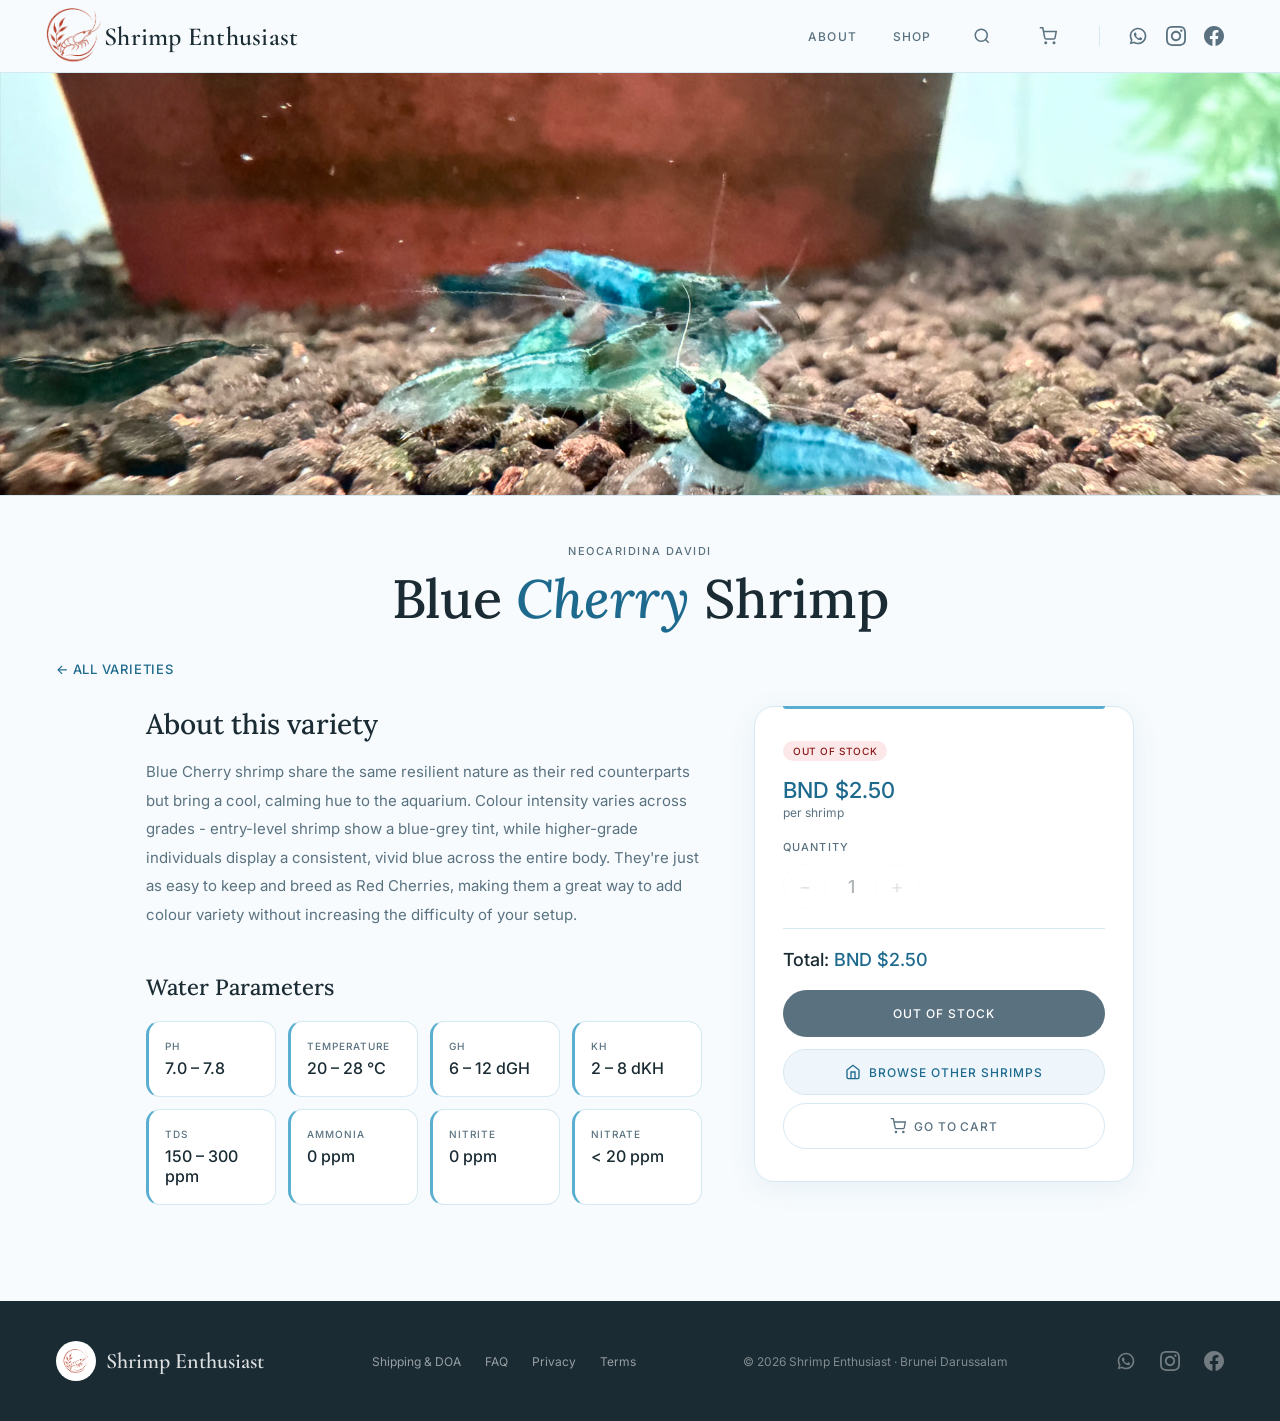
<file: varieties/blue-cherry.html>
<!DOCTYPE html>
<html lang="en">
<head>
  <meta charset="UTF-8" />
  <meta name="viewport" content="width=device-width, initial-scale=1.0" />
  <title>Blue Cherry Shrimp for Sale in Brunei | Shrimp Enthusiast</title>
  <meta name="description" content="Buy Blue Cherry neocaridina shrimp from BND $2.50. Cool blue colouration with the same resilient nature as Red Cherries. Bred in Brunei.">
  <meta name="geo.region" content="BN">
  <meta name="geo.placename" content="Brunei Darussalam">
  <meta property="og:title" content="Blue Cherry Shrimp for Sale in Brunei - Shrimp Enthusiast">
  <meta property="og:description" content="Buy Blue Cherry neocaridina shrimp from BND $2.50. Cool blue colouration with the same resilient nature as Red Cherries. Bred in Brunei.">
  <meta property="og:type" content="product">
  <meta property="og:url" content="https://shrimpenthusiast.com/varieties/blue-cherry.html">
  <meta property="og:image" content="https://shrimpenthusiast.com/images/blue-cherry.webp">
  <link rel="canonical" href="https://shrimpenthusiast.com/varieties/blue-cherry.html">
  <link rel="preconnect" href="https://fonts.googleapis.com">
  <link rel="preconnect" href="https://fonts.gstatic.com" crossorigin>
  <link href="https://fonts.googleapis.com/css2?family=Lora:ital,wght@0,400;0,500;0,600;1,400;1,500&family=Inter:wght@400;500&family=Cormorant+Garamond:wght@600&display=swap" rel="stylesheet">
  <link rel="icon" type="image/x-icon" href="../favicon.ico">
  <link rel="apple-touch-icon" href="../apple-touch-icon.png">
  <link rel="stylesheet" href="../css/style.css?v=20261024">
  <style>

    /* ── VARIETY BANNER ── */
    .variety-banner {
      width: 100%;
      background: #fff;
      border-bottom: 1px solid var(--border);
      position: relative;
      overflow: hidden;
    }

    .variety-banner img {
      width: 100%;
      display: block;
      padding: 0;
      aspect-ratio: 1400 / 462;
      object-fit: cover;
      object-position: center; /* adjust per variety: e.g. "center 30%", "top", "bottom" */
    }

    .variety-banner-caption {
      text-align: center;
      padding: 48px 56px 0;
      max-width: 1100px;
      margin: 0 auto;
    }

    .variety-banner-eyebrow {
      display: block;
      font-family: 'Inter', sans-serif;
      font-size: 11px;
      font-weight: 500;
      letter-spacing: 0.14em;
      text-transform: uppercase;
      color: var(--text-secondary);
      margin-bottom: 10px;
    }

    .variety-banner-title {
      font-family: 'Lora', serif;
      font-size: 54px;
      font-weight: 500;
      color: var(--text);
      line-height: 1.15;
    }

    .variety-banner-title em {
      font-style: italic;
      color: var(--blue-deep);
    }

    /* ── BREADCRUMB ── */
    .breadcrumb {
      padding: 28px 56px;
    }

    .breadcrumb a {
      font-family: 'Inter', sans-serif;
      font-size: 13px;
      font-weight: 500;
      letter-spacing: 0.06em;
      text-transform: uppercase;
      color: var(--blue-deep);
      text-decoration: none;
      transition: color 0.2s;
    }

    .breadcrumb a:hover {
      color: var(--blue-darker);
    }

    /* ── TWO-COLUMN LAYOUT ── */
    .variety-layout {
      max-width: 1100px;
      margin: 0 auto;
      padding: 0 56px 96px;
      display: grid;
      grid-template-columns: 1fr 380px;
      gap: 52px;
    }

    /* ── LEFT COLUMN ── */
    .variety-main h2 {
      font-family: 'Lora', serif;
      font-size: 28px;
      font-weight: 500;
      color: var(--text);
      margin-bottom: 16px;
    }

    .variety-main p {
      font-family: 'Inter', sans-serif;
      font-size: 15px;
      font-weight: 400;
      color: var(--text-secondary);
      line-height: 1.9;
    }

    .variety-main h3 {
      font-family: 'Lora', serif;
      font-size: 22px;
      font-weight: 500;
      color: var(--text);
      margin-top: 44px;
      margin-bottom: 20px;
    }

    /* ── PARAMS GRID ── */
    .params-grid {
      display: grid;
      grid-template-columns: repeat(4, 1fr);
      gap: 12px;
    }

    .param-tile {
      background: var(--bg-card);
      border: 1px solid var(--border);
      border-left: 3px solid var(--blue);
      border-radius: 14px;
      padding: 18px 16px;
    }

    .param-label {
      font-family: 'Inter', sans-serif;
      font-size: 10px;
      font-weight: 500;
      letter-spacing: 0.1em;
      text-transform: uppercase;
      color: var(--text-secondary);
      margin-bottom: 6px;
    }

    .param-value {
      font-family: 'Inter', sans-serif;
      font-size: 16px;
      font-weight: 500;
      color: var(--text);
    }

    /* ── RIGHT COLUMN / SIDEBAR ── */
    .variety-sidebar {
      position: sticky;
      top: 88px;
    }

    .order-card {
      background: var(--bg-card);
      border: 1px solid var(--border);
      border-radius: 20px;
      padding: 32px 28px;
      box-shadow: 0 6px 30px rgba(30,106,142,0.07);
      position: relative;
    }

    .order-card::before {
      content: '';
      position: absolute;
      top: -1px; left: 28px; right: 28px;
      height: 3px;
      background: var(--blue);
      border-radius: 0 0 4px 4px;
    }

    .order-price {
      font-family: 'Inter', sans-serif;
      font-size: 22px;
      font-weight: 500;
      color: var(--blue-deep);
      margin-bottom: 2px;
    }

    .order-price-unit {
      font-family: 'Inter', sans-serif;
      font-size: 12px;
      font-weight: 400;
      color: var(--text-secondary);
      margin-bottom: 20px;
    }

    .order-divider {
      border: none;
      border-top: 1px solid var(--border);
      margin: 20px 0;
    }

    .order-total {
      font-family: 'Inter', sans-serif;
      font-size: 18px;
      font-weight: 500;
      color: var(--text);
      margin-bottom: 20px;
    }

    .order-total span {
      color: var(--blue-deep);
    }

    .order-qty-label {
      font-family: 'Inter', sans-serif;
      font-size: 11px;
      font-weight: 500;
      letter-spacing: 0.1em;
      text-transform: uppercase;
      color: var(--text-secondary);
      margin-bottom: 10px;
    }

    .qty-stepper {
      display: flex;
      align-items: center;
      gap: 0;
      margin-bottom: 20px;
    }

    .qty-btn {
      width: 44px;
      height: 44px;
      border-radius: 50%;
      border: 1px solid var(--border);
      background: var(--bg-card);
      color: var(--text);
      font-family: 'Inter', sans-serif;
      font-size: 18px;
      font-weight: 500;
      cursor: pointer;
      display: flex;
      align-items: center;
      justify-content: center;
      transition: background 0.15s, border-color 0.15s;
      flex-shrink: 0;
    }

    .qty-btn:hover {
      background: var(--bg-soft);
      border-color: var(--blue);
    }

    .qty-btn:disabled {
      opacity: 0.35;
      cursor: not-allowed;
    }

    .qty-btn:disabled:hover {
      background: var(--bg-card);
      border-color: var(--border);
    }

    .qty-value {
      font-family: 'Inter', sans-serif;
      font-size: 18px;
      font-weight: 500;
      color: var(--text);
      min-width: 48px;
      text-align: center;
    }

    .order-cart-btn {
      display: flex;
      align-items: center;
      justify-content: center;
      gap: 8px;
      width: 100%;
      background: var(--blue-deep);
      color: #fff;
      text-decoration: none;
      font-family: 'Inter', sans-serif;
      font-size: 12px;
      font-weight: 500;
      letter-spacing: 0.08em;
      text-transform: uppercase;
      padding: 16px 24px;
      border-radius: 99px;
      border: none;
      cursor: pointer;
      transition: background 0.2s, transform 0.15s;
    }

    .order-cart-btn:hover {
      background: var(--blue-darker);
      transform: translateY(-1px);
    }

    .order-note {
      font-family: 'Inter', sans-serif;
      font-size: 12px;
      font-weight: 400;
      color: var(--text-secondary);
      margin-top: 16px;
      line-height: 1.7;
    }


    .order-browse-btn,
    .order-goto-cart-btn {
      display: flex;
      align-items: center;
      justify-content: center;
      gap: 8px;
      width: 100%;
      font-family: 'Inter', sans-serif;
      font-size: 12px;
      font-weight: 500;
      letter-spacing: 0.08em;
      text-transform: uppercase;
      padding: 14px 24px;
      border-radius: 99px;
      text-decoration: none;
      cursor: pointer;
      transition: background 0.2s, transform 0.15s;
    }

    .order-browse-btn {
      margin-top: 12px;
      background: var(--bg-soft);
      color: var(--blue-deep);
      border: 1px solid var(--border);
    }
    .order-browse-btn:hover {
      background: var(--border);
      transform: translateY(-1px);
    }

    .order-goto-cart-btn {
      margin-top: 8px;
      background: none;
      color: var(--text-secondary);
      border: 1px solid var(--border);
    }
    .order-goto-cart-btn:hover {
      color: var(--text);
      border-color: var(--text-secondary);
      transform: translateY(-1px);
    }

    /* ── ANIMATIONS (page-specific) ── */
    .variety-banner { animation: fadeUp 0.5s 0.05s ease both; }

    /* ── RESPONSIVE (page-specific) ── */
    @media (max-width: 860px) {
      .variety-layout {
        grid-template-columns: 1fr;
        padding: 0 24px 72px;
      }
      .variety-sidebar {
        position: static;
      }
      .breadcrumb { padding: 20px 24px; }
      .params-grid { grid-template-columns: repeat(2, 1fr); }
      .variety-banner img { padding: 0; }
      .variety-banner-caption { padding: 36px 24px 0; }
      .variety-banner-title { font-size: 38px; }
    }

    @media (max-width: 480px) {
      .variety-banner img { padding: 0; }
      .variety-banner-title { font-size: 30px; }
      .params-grid { grid-template-columns: repeat(2, 1fr); }
    }
  </style>
  <script type="application/ld+json">
  {
    "@context": "https://schema.org",
    "@type": "Product",
    "name": "Blue Cherry Neocaridina Shrimp",
    "description": "Cool, calming blue hue with the same resilient nature as Red Cherries. A great way to add colour variety without increasing difficulty.",
    "image": "https://shrimpenthusiast.com/images/blue-cherry.webp",
    "url": "https://shrimpenthusiast.com/varieties/blue-cherry.html",
    "brand": {
      "@type": "Brand",
      "name": "Shrimp Enthusiast"
    },
    "offers": {
      "@type": "Offer",
      "price": "2.50",
      "priceCurrency": "BND",
      "availability": "https://schema.org/OutOfStock",
      "url": "https://shrimpenthusiast.com/varieties/blue-cherry.html",
      "areaServed": { "@type": "Country", "name": "Brunei Darussalam" },
      "seller": { "@type": "Organization", "name": "Shrimp Enthusiast" }
    }
  }
  </script>
</head>
<body>

  <!-- NAV -->
  <nav>
    <a href="../index.html" class="logo">
      <div class="logo-mark"><img src="../images/logo.webp" alt="Shrimp Enthusiast logo" width="70" height="70"></div>
      Shrimp Enthusiast
    </a>
    <button class="nav-toggle" id="navToggle" aria-label="Toggle navigation" aria-expanded="false">
      <svg class="icon-open" width="22" height="22" viewBox="0 0 24 24" fill="none" stroke="currentColor" stroke-width="2" aria-hidden="true"><line x1="3" y1="6" x2="21" y2="6"/><line x1="3" y1="12" x2="21" y2="12"/><line x1="3" y1="18" x2="21" y2="18"/></svg>
      <svg class="icon-close" width="22" height="22" viewBox="0 0 24 24" fill="none" stroke="currentColor" stroke-width="2" aria-hidden="true"><line x1="18" y1="6" x2="6" y2="18"/><line x1="6" y1="6" x2="18" y2="18"/></svg>
    </button>
    <div class="nav-links" id="navLinks">
      <a href="../about.html">About</a>
      <a href="../shop.html">Shop</a>
      <button class="nav-search-btn" id="searchBtn" aria-label="Search varieties">
        <svg width="18" height="18" viewBox="0 0 24 24" fill="none" stroke="currentColor" stroke-width="2"><circle cx="11" cy="11" r="8"/><line x1="21" y1="21" x2="16.65" y2="16.65"/></svg>
      </button>
      <button class="nav-cart-btn" id="cartBtn" aria-label="View cart">
        <svg width="18" height="18" viewBox="0 0 24 24" fill="none" stroke="currentColor" stroke-width="2"><circle cx="9" cy="21" r="1"/><circle cx="20" cy="21" r="1"/><path d="M1 1h4l2.68 13.39a2 2 0 002 1.61h9.72a2 2 0 002-1.61L23 6H6"/></svg>
        <span class="cart-badge" id="cartBadge"></span>
      </button>
      <div class="nav-social">
        <a href="https://wa.me/6738740667" class="social-link whatsapp" target="_blank" rel="noopener" aria-label="WhatsApp">
          <svg width="20" height="20" viewBox="0 0 24 24" fill="currentColor" aria-hidden="true"><path d="M12 2C6.477 2 2 6.477 2 12c0 1.89.525 3.66 1.438 5.168L2 22l4.978-1.358A9.945 9.945 0 0012 22c5.523 0 10-4.477 10-10S17.523 2 12 2zm0 18a7.945 7.945 0 01-4.056-1.107l-.29-.173-3.01.82.849-2.944-.19-.303A7.944 7.944 0 014 12c0-4.411 3.589-8 8-8s8 3.589 8 8-3.589 8-8 8zm4.406-5.595c-.242-.121-1.432-.707-1.654-.787-.222-.08-.384-.121-.545.121-.16.242-.625.787-.766.949-.14.161-.282.181-.523.06-.242-.12-1.021-.376-1.945-1.196-.718-.64-1.203-1.43-1.344-1.672-.14-.242-.015-.373.105-.493.109-.109.242-.282.363-.423.12-.14.161-.242.242-.403.08-.161.04-.302-.02-.423-.06-.121-.545-1.313-.748-1.797-.196-.473-.396-.408-.545-.416-.14-.007-.302-.009-.463-.009-.16 0-.423.06-.645.302-.222.242-.847.827-.847 2.016s.867 2.337.988 2.499c.12.161 1.706 2.605 4.133 3.652.578.25 1.028.399 1.38.51.58.185 1.107.159 1.524.096.465-.069 1.432-.586 1.634-1.151.201-.565.201-1.05.14-1.151-.06-.1-.221-.161-.463-.282z"/></svg>
        </a>
        <a href="https://www.instagram.com/shrimp_enthusiast/" class="social-link instagram" target="_blank" rel="noopener" aria-label="Instagram">
          <svg width="20" height="20" viewBox="0 0 24 24" fill="currentColor" aria-hidden="true"><path d="M12 2.163c3.204 0 3.584.012 4.85.07 3.252.148 4.771 1.691 4.919 4.919.058 1.265.069 1.645.069 4.849 0 3.205-.012 3.584-.069 4.849-.149 3.225-1.664 4.771-4.919 4.919-1.266.058-1.644.07-4.85.07-3.204 0-3.584-.012-4.849-.07-3.26-.149-4.771-1.699-4.919-4.92-.058-1.265-.07-1.644-.07-4.849 0-3.204.013-3.583.07-4.849.149-3.227 1.664-4.771 4.919-4.919 1.266-.057 1.645-.069 4.849-.069zm0-2.163c-3.259 0-3.667.014-4.947.072-4.358.2-6.78 2.618-6.98 6.98-.059 1.281-.073 1.689-.073 4.948 0 3.259.014 3.668.072 4.948.2 4.358 2.618 6.78 6.98 6.98 1.281.058 1.689.072 4.948.072 3.259 0 3.668-.014 4.948-.072 4.354-.2 6.782-2.618 6.979-6.98.059-1.28.073-1.689.073-4.948 0-3.259-.014-3.667-.072-4.947-.196-4.354-2.617-6.78-6.979-6.98-1.281-.059-1.69-.073-4.949-.073zm0 5.838c-3.403 0-6.162 2.759-6.162 6.162s2.759 6.163 6.162 6.163 6.162-2.759 6.162-6.163c0-3.403-2.759-6.162-6.162-6.162zm0 10.162c-2.209 0-4-1.79-4-4 0-2.209 1.791-4 4-4s4 1.791 4 4c0 2.21-1.791 4-4 4zm6.406-11.845c-.796 0-1.441.645-1.441 1.44s.645 1.44 1.441 1.44c.795 0 1.439-.645 1.439-1.44s-.644-1.44-1.439-1.44z"/></svg>
        </a>
        <a href="https://www.facebook.com/shrimp.enthusiast.92/" class="social-link facebook" target="_blank" rel="noopener" aria-label="Facebook">
          <svg width="20" height="20" viewBox="0 0 24 24" fill="currentColor" aria-hidden="true"><path d="M24 12.073c0-6.627-5.373-12-12-12s-12 5.373-12 12c0 5.99 4.388 10.954 10.125 11.854v-8.385H7.078v-3.47h3.047V9.43c0-3.007 1.792-4.669 4.533-4.669 1.312 0 2.686.235 2.686.235v2.953H15.83c-1.491 0-1.956.925-1.956 1.874v2.25h3.328l-.532 3.47h-2.796v8.385C19.612 23.027 24 18.062 24 12.073z"/></svg>
        </a>
      </div>
    </div>
  </nav>

  <!-- VARIETY BANNER -->
  <div class="variety-banner">
    <img src="../images/blue-cherry.webp" alt="Blue Cherry neocaridina shrimp on aquarium substrate">
  </div>
  <div class="variety-banner-caption">
    <span class="variety-banner-eyebrow">Neocaridina davidi</span>
    <h1 class="variety-banner-title">Blue <em>Cherry</em> Shrimp</h1>
  </div>

  <!-- BREADCRUMB -->
  <div class="breadcrumb">
    <a href="../shop.html">&larr; All varieties</a>
  </div>

  <!-- TWO-COLUMN LAYOUT -->
  <div class="variety-layout">

    <!-- LEFT COLUMN -->
    <div class="variety-main">
      <div class="reveal">
        <h2>About this variety</h2>
        <p>Blue Cherry shrimp share the same resilient nature as their red counterparts but bring a cool, calming hue to the aquarium. Colour intensity varies across grades - entry-level shrimp show a blue-grey tint, while higher-grade individuals display a consistent, vivid blue across the entire body. They're just as easy to keep and breed as Red Cherries, making them a great way to add colour variety without increasing the difficulty of your setup.</p>
      </div>

      <div class="reveal">
        <h3>Water Parameters</h3>
        <div class="params-grid">
          <div class="param-tile">
            <div class="param-label">pH</div>
            <div class="param-value">7.0 – 7.8</div>
          </div>
          <div class="param-tile">
            <div class="param-label">Temperature</div>
            <div class="param-value">20 – 28 °C</div>
          </div>
          <div class="param-tile">
            <div class="param-label">GH</div>
            <div class="param-value">6 – 12 dGH</div>
          </div>
          <div class="param-tile">
            <div class="param-label">KH</div>
            <div class="param-value">2 – 8 dKH</div>
          </div>
          <div class="param-tile">
            <div class="param-label">TDS</div>
            <div class="param-value">150 – 300 ppm</div>
          </div>
          <div class="param-tile">
            <div class="param-label">Ammonia</div>
            <div class="param-value">0 ppm</div>
          </div>
          <div class="param-tile">
            <div class="param-label">Nitrite</div>
            <div class="param-value">0 ppm</div>
          </div>
          <div class="param-tile">
            <div class="param-label">Nitrate</div>
            <div class="param-value">&lt; 20 ppm</div>
          </div>
        </div>
      </div>
    </div>

    <!-- RIGHT COLUMN / SIDEBAR -->
    <div class="variety-sidebar">
      <div class="order-card reveal">
        <div class="order-price">BND $2.50</div>
        <div class="order-price-unit">per shrimp</div>

        <div class="order-qty-label">Quantity</div>
        <div class="qty-stepper">
          <button class="qty-btn" id="qtyMinus" aria-label="Decrease quantity" disabled>&#8722;</button>
          <span class="qty-value" id="qtyValue">1</span>
          <button class="qty-btn" id="qtyPlus" aria-label="Increase quantity">&#43;</button>
        </div>

        <hr class="order-divider">

        <div class="order-total">Total: <span id="orderTotal">BND $2.50</span></div>

        <button class="order-cart-btn" id="addCartBtn">
          <svg width="16" height="16" viewBox="0 0 24 24" fill="none" stroke="currentColor" stroke-width="2"><circle cx="9" cy="21" r="1"/><circle cx="20" cy="21" r="1"/><path d="M1 1h4l2.68 13.39a2 2 0 002 1.61h9.72a2 2 0 002-1.61L23 6H6"/></svg>
          Add to Cart
        </button>

        <a href="../shop.html" class="order-browse-btn">
          <svg width="16" height="16" viewBox="0 0 24 24" fill="none" stroke="currentColor" stroke-width="2"><path d="M3 9l9-7 9 7v11a2 2 0 01-2 2H5a2 2 0 01-2-2z"/><polyline points="9 22 9 12 15 12 15 22"/></svg>
          Browse Other Shrimps
        </a>
        <button class="order-goto-cart-btn" id="goToCartBtn">
          <svg width="16" height="16" viewBox="0 0 24 24" fill="none" stroke="currentColor" stroke-width="2"><circle cx="9" cy="21" r="1"/><circle cx="20" cy="21" r="1"/><path d="M1 1h4l2.68 13.39a2 2 0 002 1.61h9.72a2 2 0 002-1.61L23 6H6"/></svg>
          Go to Cart
        </button>

      </div>
    </div>

  </div>

  <!-- FOOTER -->
  <footer>
    <a href="../index.html" class="footer-logo">
      <div class="footer-logo-mark"><img src="../images/logo.webp" alt="Shrimp Enthusiast logo" width="40" height="40"></div>
      Shrimp Enthusiast
    </a>
    <div class="footer-nav">
      <a href="../shipping.html">Shipping & DOA</a>
      <a href="../faq.html">FAQ</a>
      <a href="../privacy.html">Privacy</a>
      <a href="../terms.html">Terms</a>
    </div>
    <p>&copy; 2026 Shrimp Enthusiast &middot; Brunei Darussalam</p>
    <div class="footer-links">
      <a href="https://wa.me/6738740667" class="social-link whatsapp" target="_blank" rel="noopener" aria-label="WhatsApp">
        <svg width="20" height="20" viewBox="0 0 24 24" fill="currentColor" aria-hidden="true"><path d="M12 2C6.477 2 2 6.477 2 12c0 1.89.525 3.66 1.438 5.168L2 22l4.978-1.358A9.945 9.945 0 0012 22c5.523 0 10-4.477 10-10S17.523 2 12 2zm0 18a7.945 7.945 0 01-4.056-1.107l-.29-.173-3.01.82.849-2.944-.19-.303A7.944 7.944 0 014 12c0-4.411 3.589-8 8-8s8 3.589 8 8-3.589 8-8 8zm4.406-5.595c-.242-.121-1.432-.707-1.654-.787-.222-.08-.384-.121-.545.121-.16.242-.625.787-.766.949-.14.161-.282.181-.523.06-.242-.12-1.021-.376-1.945-1.196-.718-.64-1.203-1.43-1.344-1.672-.14-.242-.015-.373.105-.493.109-.109.242-.282.363-.423.12-.14.161-.242.242-.403.08-.161.04-.302-.02-.423-.06-.121-.545-1.313-.748-1.797-.196-.473-.396-.408-.545-.416-.14-.007-.302-.009-.463-.009-.16 0-.423.06-.645.302-.222.242-.847.827-.847 2.016s.867 2.337.988 2.499c.12.161 1.706 2.605 4.133 3.652.578.25 1.028.399 1.38.51.58.185 1.107.159 1.524.096.465-.069 1.432-.586 1.634-1.151.201-.565.201-1.05.14-1.151-.06-.1-.221-.161-.463-.282z"/></svg>
      </a>
      <a href="https://www.instagram.com/shrimp_enthusiast/" class="social-link instagram" target="_blank" rel="noopener" aria-label="Instagram">
        <svg width="20" height="20" viewBox="0 0 24 24" fill="currentColor" aria-hidden="true"><path d="M12 2.163c3.204 0 3.584.012 4.85.07 3.252.148 4.771 1.691 4.919 4.919.058 1.265.069 1.645.069 4.849 0 3.205-.012 3.584-.069 4.849-.149 3.225-1.664 4.771-4.919 4.919-1.266.058-1.644.07-4.85.07-3.204 0-3.584-.012-4.849-.07-3.26-.149-4.771-1.699-4.919-4.92-.058-1.265-.07-1.644-.07-4.849 0-3.204.013-3.583.07-4.849.149-3.227 1.664-4.771 4.919-4.919 1.266-.057 1.645-.069 4.849-.069zm0-2.163c-3.259 0-3.667.014-4.947.072-4.358.2-6.78 2.618-6.98 6.98-.059 1.281-.073 1.689-.073 4.948 0 3.259.014 3.668.072 4.948.2 4.358 2.618 6.78 6.98 6.98 1.281.058 1.689.072 4.948.072 3.259 0 3.668-.014 4.948-.072 4.354-.2 6.782-2.618 6.979-6.98.059-1.28.073-1.689.073-4.948 0-3.259-.014-3.667-.072-4.947-.196-4.354-2.617-6.78-6.979-6.98-1.281-.059-1.69-.073-4.949-.073zm0 5.838c-3.403 0-6.162 2.759-6.162 6.162s2.759 6.163 6.162 6.163 6.162-2.759 6.162-6.163c0-3.403-2.759-6.162-6.162-6.162zm0 10.162c-2.209 0-4-1.79-4-4 0-2.209 1.791-4 4-4s4 1.791 4 4c0 2.21-1.791 4-4 4zm6.406-11.845c-.796 0-1.441.645-1.441 1.44s.645 1.44 1.441 1.44c.795 0 1.439-.645 1.439-1.44s-.644-1.44-1.439-1.44z"/></svg>
      </a>
      <a href="https://www.facebook.com/shrimp.enthusiast.92/" class="social-link facebook" target="_blank" rel="noopener" aria-label="Facebook">
        <svg width="20" height="20" viewBox="0 0 24 24" fill="currentColor" aria-hidden="true"><path d="M24 12.073c0-6.627-5.373-12-12-12s-12 5.373-12 12c0 5.99 4.388 10.954 10.125 11.854v-8.385H7.078v-3.47h3.047V9.43c0-3.007 1.792-4.669 4.533-4.669 1.312 0 2.686.235 2.686.235v2.953H15.83c-1.491 0-1.956.925-1.956 1.874v2.25h3.328l-.532 3.47h-2.796v8.385C19.612 23.027 24 18.062 24 12.073z"/></svg>
      </a>
    </div>
  </footer>

  <!-- CART OVERLAY -->
  <div class="cart-overlay" id="cartOverlay">
    <div class="cart-panel">
      <div class="cart-header">
        <h2>Your Cart</h2>
        <button class="cart-close" id="cartClose" aria-label="Close cart">
          <svg width="20" height="20" viewBox="0 0 24 24" fill="none" stroke="currentColor" stroke-width="2"><line x1="18" y1="6" x2="6" y2="18"/><line x1="6" y1="6" x2="18" y2="18"/></svg>
        </button>
      </div>
      <div class="cart-items" id="cartItems"></div>
      <div class="cart-footer" id="cartFooter" style="display:none;">
        <div class="cart-total">
          <span class="cart-total-label">Total</span>
          <span class="cart-total-value" id="cartTotalValue">BND $0.00</span>
        </div>
        <a class="cart-checkout-btn" id="cartCheckoutBtn" href="#" target="_blank" rel="noopener">
          <svg width="16" height="16" viewBox="0 0 24 24" fill="currentColor" aria-hidden="true"><path d="M12 2C6.477 2 2 6.477 2 12c0 1.89.525 3.66 1.438 5.168L2 22l4.978-1.358A9.945 9.945 0 0012 22c5.523 0 10-4.477 10-10S17.523 2 12 2zm0 18a7.945 7.945 0 01-4.056-1.107l-.29-.173-3.01.82.849-2.944-.19-.303A7.944 7.944 0 014 12c0-4.411 3.589-8 8-8s8 3.589 8 8-3.589 8-8 8zm4.406-5.595c-.242-.121-1.432-.707-1.654-.787-.222-.08-.384-.121-.545.121-.16.242-.625.787-.766.949-.14.161-.282.181-.523.06-.242-.12-1.021-.376-1.945-1.196-.718-.64-1.203-1.43-1.344-1.672-.14-.242-.015-.373.105-.493.109-.109.242-.282.363-.423.12-.14.161-.242.242-.403.08-.161.04-.302-.02-.423-.06-.121-.545-1.313-.748-1.797-.196-.473-.396-.408-.545-.416-.14-.007-.302-.009-.463-.009-.16 0-.423.06-.645.302-.222.242-.847.827-.847 2.016s.867 2.337.988 2.499c.12.161 1.706 2.605 4.133 3.652.578.25 1.028.399 1.38.51.58.185 1.107.159 1.524.096.465-.069 1.432-.586 1.634-1.151.201-.565.201-1.05.14-1.151-.06-.1-.221-.161-.463-.282z"/></svg>
          Checkout via WhatsApp
        </a>
      </div>
    </div>
  </div>

  <!-- SEARCH OVERLAY -->
  <div class="search-overlay" id="searchOverlay">
    <div class="search-modal">
      <div class="search-input-wrap">
        <svg width="18" height="18" viewBox="0 0 24 24" fill="none" stroke="currentColor" stroke-width="2"><circle cx="11" cy="11" r="8"/><line x1="21" y1="21" x2="16.65" y2="16.65"/></svg>
        <input type="text" class="search-input" id="searchInput" placeholder="Search varieties..." autocomplete="off">
      </div>
      <div class="search-results" id="searchResults"></div>
    </div>
  </div>

  <script src="../js/stock.js?v=20261024"></script>
  <script src="../js/shared.js?v=20261024"></script>
  <script>
    // ── Quantity Stepper + Add to Cart ──
    (function() {
      var varietyName = 'Blue Cherry';
      var varietySlug = 'blue-cherry';
      var pricePerShrimp = 2.50;
      var varietyColor = '#6BA8D8';
      var qty = 1;
      var min = 1;
      var max = 50;
      var qtyValue = document.getElementById('qtyValue');
      var qtyMinus = document.getElementById('qtyMinus');
      var qtyPlus = document.getElementById('qtyPlus');
      var totalEl = document.getElementById('orderTotal');
      var addBtn = document.getElementById('addCartBtn');

      function updateUI() {
        qtyValue.textContent = qty;
        qtyMinus.disabled = qty <= min;
        qtyPlus.disabled = qty >= max;
        totalEl.textContent = 'BND $' + (qty * pricePerShrimp).toFixed(2);
      }

      qtyMinus.addEventListener('click', function() {
        if (qty > min) { qty--; updateUI(); }
      });

      qtyPlus.addEventListener('click', function() {
        if (qty < max) { qty++; updateUI(); }
      });

      addBtn.addEventListener('click', function() {
        Cart.addItem(varietyName, varietySlug, pricePerShrimp, qty, varietyColor);
        addBtn.textContent = 'Added to Cart!';
        setTimeout(function() { addBtn.innerHTML = '<svg width="16" height="16" viewBox="0 0 24 24" fill="none" stroke="currentColor" stroke-width="2"><circle cx="9" cy="21" r="1"/><circle cx="20" cy="21" r="1"/><path d="M1 1h4l2.68 13.39a2 2 0 002 1.61h9.72a2 2 0 002-1.61L23 6H6"/></svg> Add to Cart'; }, 1200);
      });

      updateUI();
      Cart.updateBadge();
    })();

    // ── Go to Cart button ──
    var goToCartBtn = document.getElementById('goToCartBtn');
    if (goToCartBtn) {
      goToCartBtn.addEventListener('click', function() {
        Cart.renderCart();
        document.getElementById('cartOverlay').classList.add('open');
      });
    }
  </script>

</body>
</html>
</file>
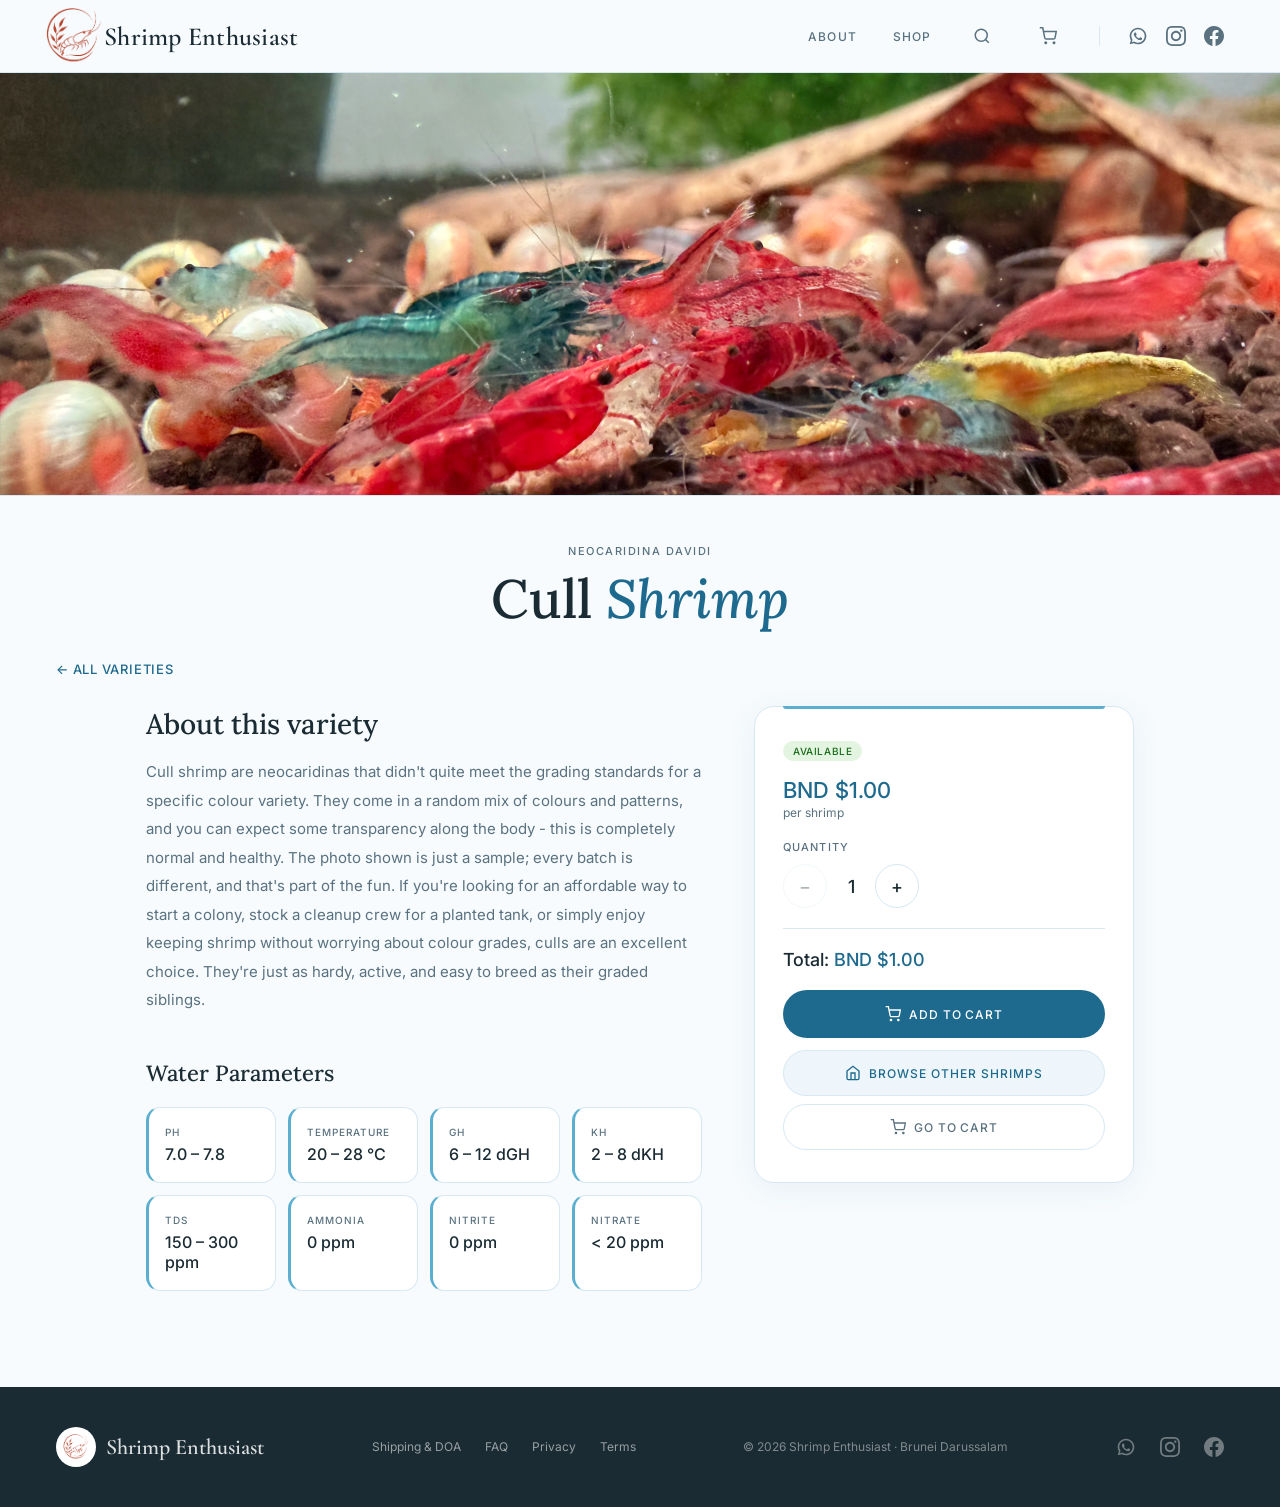
<file: varieties/cull-shrimp.html>
<!DOCTYPE html>
<html lang="en">
<head>
  <meta charset="UTF-8" />
  <meta name="viewport" content="width=device-width, initial-scale=1.0" />
  <title>Cull Shrimp for Sale in Brunei | Shrimp Enthusiast</title>
  <meta name="description" content="Buy Cull neocaridina shrimp from BND $1.00. A random mix of colours — affordable, hardy, and perfect for starting a colony. Bred in Brunei.">
  <meta name="geo.region" content="BN">
  <meta name="geo.placename" content="Brunei Darussalam">
  <meta property="og:title" content="Cull Shrimp for Sale in Brunei - Shrimp Enthusiast">
  <meta property="og:description" content="Buy Cull neocaridina shrimp from BND $1.00. A random mix of colours — affordable, hardy, and perfect for starting a colony. Bred in Brunei.">
  <meta property="og:type" content="product">
  <meta property="og:url" content="https://shrimpenthusiast.com/varieties/cull-shrimp.html">
  <meta property="og:image" content="https://shrimpenthusiast.com/images/cull-shrimp.webp">
  <link rel="canonical" href="https://shrimpenthusiast.com/varieties/cull-shrimp.html">
  <link rel="preconnect" href="https://fonts.googleapis.com">
  <link rel="preconnect" href="https://fonts.gstatic.com" crossorigin>
  <link href="https://fonts.googleapis.com/css2?family=Lora:ital,wght@0,400;0,500;0,600;1,400;1,500&family=Inter:wght@400;500&family=Cormorant+Garamond:wght@600&display=swap" rel="stylesheet">
  <link rel="icon" type="image/x-icon" href="../favicon.ico">
  <link rel="apple-touch-icon" href="../apple-touch-icon.png">
  <link rel="stylesheet" href="../css/style.css?v=20261024">
  <style>

    /* ── VARIETY BANNER ── */
    .variety-banner {
      width: 100%;
      background: #fff;
      border-bottom: 1px solid var(--border);
      position: relative;
      overflow: hidden;
    }

    .variety-banner img {
      width: 100%;
      display: block;
      padding: 0;
      aspect-ratio: 1400 / 462;
      object-fit: cover;
      object-position: center 65%; /* adjust per variety: e.g. "center 30%", "top", "bottom" */
    }

    .variety-banner-caption {
      text-align: center;
      padding: 48px 56px 0;
      max-width: 1100px;
      margin: 0 auto;
    }

    .variety-banner-eyebrow {
      display: block;
      font-family: 'Inter', sans-serif;
      font-size: 11px;
      font-weight: 500;
      letter-spacing: 0.14em;
      text-transform: uppercase;
      color: var(--text-secondary);
      margin-bottom: 10px;
    }

    .variety-banner-title {
      font-family: 'Lora', serif;
      font-size: 54px;
      font-weight: 500;
      color: var(--text);
      line-height: 1.15;
    }

    .variety-banner-title em {
      font-style: italic;
      color: var(--blue-deep);
    }

    /* ── BREADCRUMB ── */
    .breadcrumb {
      padding: 28px 56px;
    }

    .breadcrumb a {
      font-family: 'Inter', sans-serif;
      font-size: 13px;
      font-weight: 500;
      letter-spacing: 0.06em;
      text-transform: uppercase;
      color: var(--blue-deep);
      text-decoration: none;
      transition: color 0.2s;
    }

    .breadcrumb a:hover {
      color: var(--blue-darker);
    }

    /* ── TWO-COLUMN LAYOUT ── */
    .variety-layout {
      max-width: 1100px;
      margin: 0 auto;
      padding: 0 56px 96px;
      display: grid;
      grid-template-columns: 1fr 380px;
      gap: 52px;
    }

    /* ── LEFT COLUMN ── */
    .variety-main h2 {
      font-family: 'Lora', serif;
      font-size: 28px;
      font-weight: 500;
      color: var(--text);
      margin-bottom: 16px;
    }

    .variety-main p {
      font-family: 'Inter', sans-serif;
      font-size: 15px;
      font-weight: 400;
      color: var(--text-secondary);
      line-height: 1.9;
    }

    .variety-main h3 {
      font-family: 'Lora', serif;
      font-size: 22px;
      font-weight: 500;
      color: var(--text);
      margin-top: 44px;
      margin-bottom: 20px;
    }

    /* ── PARAMS GRID ── */
    .params-grid {
      display: grid;
      grid-template-columns: repeat(4, 1fr);
      gap: 12px;
    }

    .param-tile {
      background: var(--bg-card);
      border: 1px solid var(--border);
      border-left: 3px solid var(--blue);
      border-radius: 14px;
      padding: 18px 16px;
    }

    .param-label {
      font-family: 'Inter', sans-serif;
      font-size: 10px;
      font-weight: 500;
      letter-spacing: 0.1em;
      text-transform: uppercase;
      color: var(--text-secondary);
      margin-bottom: 6px;
    }

    .param-value {
      font-family: 'Inter', sans-serif;
      font-size: 16px;
      font-weight: 500;
      color: var(--text);
    }

    /* ── RIGHT COLUMN / SIDEBAR ── */
    .variety-sidebar {
      position: sticky;
      top: 88px;
    }

    .order-card {
      background: var(--bg-card);
      border: 1px solid var(--border);
      border-radius: 20px;
      padding: 32px 28px;
      box-shadow: 0 6px 30px rgba(30,106,142,0.07);
      position: relative;
    }

    .order-card::before {
      content: '';
      position: absolute;
      top: -1px; left: 28px; right: 28px;
      height: 3px;
      background: var(--blue);
      border-radius: 0 0 4px 4px;
    }

    .order-price {
      font-family: 'Inter', sans-serif;
      font-size: 22px;
      font-weight: 500;
      color: var(--blue-deep);
      margin-bottom: 2px;
    }

    .order-price-unit {
      font-family: 'Inter', sans-serif;
      font-size: 12px;
      font-weight: 400;
      color: var(--text-secondary);
      margin-bottom: 20px;
    }

    .order-divider {
      border: none;
      border-top: 1px solid var(--border);
      margin: 20px 0;
    }

    .order-total {
      font-family: 'Inter', sans-serif;
      font-size: 18px;
      font-weight: 500;
      color: var(--text);
      margin-bottom: 20px;
    }

    .order-total span {
      color: var(--blue-deep);
    }

    .order-qty-label {
      font-family: 'Inter', sans-serif;
      font-size: 11px;
      font-weight: 500;
      letter-spacing: 0.1em;
      text-transform: uppercase;
      color: var(--text-secondary);
      margin-bottom: 10px;
    }

    .qty-stepper {
      display: flex;
      align-items: center;
      gap: 0;
      margin-bottom: 20px;
    }

    .qty-btn {
      width: 44px;
      height: 44px;
      border-radius: 50%;
      border: 1px solid var(--border);
      background: var(--bg-card);
      color: var(--text);
      font-family: 'Inter', sans-serif;
      font-size: 18px;
      font-weight: 500;
      cursor: pointer;
      display: flex;
      align-items: center;
      justify-content: center;
      transition: background 0.15s, border-color 0.15s;
      flex-shrink: 0;
    }

    .qty-btn:hover {
      background: var(--bg-soft);
      border-color: var(--blue);
    }

    .qty-btn:disabled {
      opacity: 0.35;
      cursor: not-allowed;
    }

    .qty-btn:disabled:hover {
      background: var(--bg-card);
      border-color: var(--border);
    }

    .qty-value {
      font-family: 'Inter', sans-serif;
      font-size: 18px;
      font-weight: 500;
      color: var(--text);
      min-width: 48px;
      text-align: center;
    }

    .order-cart-btn {
      display: flex;
      align-items: center;
      justify-content: center;
      gap: 8px;
      width: 100%;
      background: var(--blue-deep);
      color: #fff;
      text-decoration: none;
      font-family: 'Inter', sans-serif;
      font-size: 12px;
      font-weight: 500;
      letter-spacing: 0.08em;
      text-transform: uppercase;
      padding: 16px 24px;
      border-radius: 99px;
      border: none;
      cursor: pointer;
      transition: background 0.2s, transform 0.15s;
    }

    .order-cart-btn:hover {
      background: var(--blue-darker);
      transform: translateY(-1px);
    }

    .order-note {
      font-family: 'Inter', sans-serif;
      font-size: 12px;
      font-weight: 400;
      color: var(--text-secondary);
      margin-top: 16px;
      line-height: 1.7;
    }


    .order-browse-btn,
    .order-goto-cart-btn {
      display: flex;
      align-items: center;
      justify-content: center;
      gap: 8px;
      width: 100%;
      font-family: 'Inter', sans-serif;
      font-size: 12px;
      font-weight: 500;
      letter-spacing: 0.08em;
      text-transform: uppercase;
      padding: 14px 24px;
      border-radius: 99px;
      text-decoration: none;
      cursor: pointer;
      transition: background 0.2s, transform 0.15s;
    }

    .order-browse-btn {
      margin-top: 12px;
      background: var(--bg-soft);
      color: var(--blue-deep);
      border: 1px solid var(--border);
    }
    .order-browse-btn:hover {
      background: var(--border);
      transform: translateY(-1px);
    }

    .order-goto-cart-btn {
      margin-top: 8px;
      background: none;
      color: var(--text-secondary);
      border: 1px solid var(--border);
    }
    .order-goto-cart-btn:hover {
      color: var(--text);
      border-color: var(--text-secondary);
      transform: translateY(-1px);
    }

    /* ── ANIMATIONS (page-specific) ── */
    .variety-banner { animation: fadeUp 0.5s 0.05s ease both; }

    /* ── RESPONSIVE (page-specific) ── */
    @media (max-width: 860px) {
      .variety-layout {
        grid-template-columns: 1fr;
        padding: 0 24px 72px;
      }
      .variety-sidebar {
        position: static;
      }
      .breadcrumb { padding: 20px 24px; }
      .params-grid { grid-template-columns: repeat(2, 1fr); }
      .variety-banner img { padding: 0; }
      .variety-banner-caption { padding: 36px 24px 0; }
      .variety-banner-title { font-size: 38px; }
    }

    @media (max-width: 480px) {
      .variety-banner img { padding: 0; }
      .variety-banner-title { font-size: 30px; }
      .params-grid { grid-template-columns: repeat(2, 1fr); }
    }
  </style>
  <script type="application/ld+json">
  {
    "@context": "https://schema.org",
    "@type": "Product",
    "name": "Cull Neocaridina Shrimp",
    "description": "A random mix of colours and patterns. Affordable, hardy, and perfect for starting a colony or stocking a cleanup crew.",
    "image": "https://shrimpenthusiast.com/images/cull-shrimp.webp",
    "url": "https://shrimpenthusiast.com/varieties/cull-shrimp.html",
    "brand": {
      "@type": "Brand",
      "name": "Shrimp Enthusiast"
    },
    "offers": {
      "@type": "Offer",
      "price": "1.00",
      "priceCurrency": "BND",
      "availability": "https://schema.org/InStock",
      "url": "https://shrimpenthusiast.com/varieties/cull-shrimp.html",
      "areaServed": { "@type": "Country", "name": "Brunei Darussalam" },
      "seller": { "@type": "Organization", "name": "Shrimp Enthusiast" }
    }
  }
  </script>
</head>
<body>

  <!-- NAV -->
  <nav>
    <a href="../index.html" class="logo">
      <div class="logo-mark"><img src="../images/logo.webp" alt="Shrimp Enthusiast logo" width="70" height="70"></div>
      Shrimp Enthusiast
    </a>
    <button class="nav-toggle" id="navToggle" aria-label="Toggle navigation" aria-expanded="false">
      <svg class="icon-open" width="22" height="22" viewBox="0 0 24 24" fill="none" stroke="currentColor" stroke-width="2" aria-hidden="true"><line x1="3" y1="6" x2="21" y2="6"/><line x1="3" y1="12" x2="21" y2="12"/><line x1="3" y1="18" x2="21" y2="18"/></svg>
      <svg class="icon-close" width="22" height="22" viewBox="0 0 24 24" fill="none" stroke="currentColor" stroke-width="2" aria-hidden="true"><line x1="18" y1="6" x2="6" y2="18"/><line x1="6" y1="6" x2="18" y2="18"/></svg>
    </button>
    <div class="nav-links" id="navLinks">
      <a href="../about.html">About</a>
      <a href="../shop.html">Shop</a>
      <button class="nav-search-btn" id="searchBtn" aria-label="Search varieties">
        <svg width="18" height="18" viewBox="0 0 24 24" fill="none" stroke="currentColor" stroke-width="2"><circle cx="11" cy="11" r="8"/><line x1="21" y1="21" x2="16.65" y2="16.65"/></svg>
      </button>
      <button class="nav-cart-btn" id="cartBtn" aria-label="View cart">
        <svg width="18" height="18" viewBox="0 0 24 24" fill="none" stroke="currentColor" stroke-width="2"><circle cx="9" cy="21" r="1"/><circle cx="20" cy="21" r="1"/><path d="M1 1h4l2.68 13.39a2 2 0 002 1.61h9.72a2 2 0 002-1.61L23 6H6"/></svg>
        <span class="cart-badge" id="cartBadge"></span>
      </button>
      <div class="nav-social">
        <a href="https://wa.me/6738740667" class="social-link whatsapp" target="_blank" rel="noopener" aria-label="WhatsApp">
          <svg width="20" height="20" viewBox="0 0 24 24" fill="currentColor" aria-hidden="true"><path d="M12 2C6.477 2 2 6.477 2 12c0 1.89.525 3.66 1.438 5.168L2 22l4.978-1.358A9.945 9.945 0 0012 22c5.523 0 10-4.477 10-10S17.523 2 12 2zm0 18a7.945 7.945 0 01-4.056-1.107l-.29-.173-3.01.82.849-2.944-.19-.303A7.944 7.944 0 014 12c0-4.411 3.589-8 8-8s8 3.589 8 8-3.589 8-8 8zm4.406-5.595c-.242-.121-1.432-.707-1.654-.787-.222-.08-.384-.121-.545.121-.16.242-.625.787-.766.949-.14.161-.282.181-.523.06-.242-.12-1.021-.376-1.945-1.196-.718-.64-1.203-1.43-1.344-1.672-.14-.242-.015-.373.105-.493.109-.109.242-.282.363-.423.12-.14.161-.242.242-.403.08-.161.04-.302-.02-.423-.06-.121-.545-1.313-.748-1.797-.196-.473-.396-.408-.545-.416-.14-.007-.302-.009-.463-.009-.16 0-.423.06-.645.302-.222.242-.847.827-.847 2.016s.867 2.337.988 2.499c.12.161 1.706 2.605 4.133 3.652.578.25 1.028.399 1.38.51.58.185 1.107.159 1.524.096.465-.069 1.432-.586 1.634-1.151.201-.565.201-1.05.14-1.151-.06-.1-.221-.161-.463-.282z"/></svg>
        </a>
        <a href="https://www.instagram.com/shrimp_enthusiast/" class="social-link instagram" target="_blank" rel="noopener" aria-label="Instagram">
          <svg width="20" height="20" viewBox="0 0 24 24" fill="currentColor" aria-hidden="true"><path d="M12 2.163c3.204 0 3.584.012 4.85.07 3.252.148 4.771 1.691 4.919 4.919.058 1.265.069 1.645.069 4.849 0 3.205-.012 3.584-.069 4.849-.149 3.225-1.664 4.771-4.919 4.919-1.266.058-1.644.07-4.85.07-3.204 0-3.584-.012-4.849-.07-3.26-.149-4.771-1.699-4.919-4.92-.058-1.265-.07-1.644-.07-4.849 0-3.204.013-3.583.07-4.849.149-3.227 1.664-4.771 4.919-4.919 1.266-.057 1.645-.069 4.849-.069zm0-2.163c-3.259 0-3.667.014-4.947.072-4.358.2-6.78 2.618-6.98 6.98-.059 1.281-.073 1.689-.073 4.948 0 3.259.014 3.668.072 4.948.2 4.358 2.618 6.78 6.98 6.98 1.281.058 1.689.072 4.948.072 3.259 0 3.668-.014 4.948-.072 4.354-.2 6.782-2.618 6.979-6.98.059-1.28.073-1.689.073-4.948 0-3.259-.014-3.667-.072-4.947-.196-4.354-2.617-6.78-6.979-6.98-1.281-.059-1.69-.073-4.949-.073zm0 5.838c-3.403 0-6.162 2.759-6.162 6.162s2.759 6.163 6.162 6.163 6.162-2.759 6.162-6.163c0-3.403-2.759-6.162-6.162-6.162zm0 10.162c-2.209 0-4-1.79-4-4 0-2.209 1.791-4 4-4s4 1.791 4 4c0 2.21-1.791 4-4 4zm6.406-11.845c-.796 0-1.441.645-1.441 1.44s.645 1.44 1.441 1.44c.795 0 1.439-.645 1.439-1.44s-.644-1.44-1.439-1.44z"/></svg>
        </a>
        <a href="https://www.facebook.com/shrimp.enthusiast.92/" class="social-link facebook" target="_blank" rel="noopener" aria-label="Facebook">
          <svg width="20" height="20" viewBox="0 0 24 24" fill="currentColor" aria-hidden="true"><path d="M24 12.073c0-6.627-5.373-12-12-12s-12 5.373-12 12c0 5.99 4.388 10.954 10.125 11.854v-8.385H7.078v-3.47h3.047V9.43c0-3.007 1.792-4.669 4.533-4.669 1.312 0 2.686.235 2.686.235v2.953H15.83c-1.491 0-1.956.925-1.956 1.874v2.25h3.328l-.532 3.47h-2.796v8.385C19.612 23.027 24 18.062 24 12.073z"/></svg>
        </a>
      </div>
    </div>
  </nav>

  <!-- VARIETY BANNER -->
  <div class="variety-banner">
    <img src="../images/cull-shrimp.webp" alt="Cull neocaridina shrimp with mixed colouration">
  </div>
  <div class="variety-banner-caption">
    <span class="variety-banner-eyebrow">Neocaridina davidi</span>
    <h1 class="variety-banner-title">Cull <em>Shrimp</em></h1>
  </div>

  <!-- BREADCRUMB -->
  <div class="breadcrumb">
    <a href="../shop.html">&larr; All varieties</a>
  </div>

  <!-- TWO-COLUMN LAYOUT -->
  <div class="variety-layout">

    <!-- LEFT COLUMN -->
    <div class="variety-main">
      <div class="reveal">
        <h2>About this variety</h2>
        <p>Cull shrimp are neocaridinas that didn't quite meet the grading standards for a specific colour variety. They come in a random mix of colours and patterns, and you can expect some transparency along the body - this is completely normal and healthy. The photo shown is just a sample; every batch is different, and that's part of the fun. If you're looking for an affordable way to start a colony, stock a cleanup crew for a planted tank, or simply enjoy keeping shrimp without worrying about colour grades, culls are an excellent choice. They're just as hardy, active, and easy to breed as their graded siblings.</p>
      </div>

      <div class="reveal">
        <h3>Water Parameters</h3>
        <div class="params-grid">
          <div class="param-tile">
            <div class="param-label">pH</div>
            <div class="param-value">7.0 – 7.8</div>
          </div>
          <div class="param-tile">
            <div class="param-label">Temperature</div>
            <div class="param-value">20 – 28 °C</div>
          </div>
          <div class="param-tile">
            <div class="param-label">GH</div>
            <div class="param-value">6 – 12 dGH</div>
          </div>
          <div class="param-tile">
            <div class="param-label">KH</div>
            <div class="param-value">2 – 8 dKH</div>
          </div>
          <div class="param-tile">
            <div class="param-label">TDS</div>
            <div class="param-value">150 – 300 ppm</div>
          </div>
          <div class="param-tile">
            <div class="param-label">Ammonia</div>
            <div class="param-value">0 ppm</div>
          </div>
          <div class="param-tile">
            <div class="param-label">Nitrite</div>
            <div class="param-value">0 ppm</div>
          </div>
          <div class="param-tile">
            <div class="param-label">Nitrate</div>
            <div class="param-value">&lt; 20 ppm</div>
          </div>
        </div>
      </div>
    </div>

    <!-- RIGHT COLUMN / SIDEBAR -->
    <div class="variety-sidebar">
      <div class="order-card reveal">
        <div class="order-price">BND $1.00</div>
        <div class="order-price-unit">per shrimp</div>

        <div class="order-qty-label">Quantity</div>
        <div class="qty-stepper">
          <button class="qty-btn" id="qtyMinus" aria-label="Decrease quantity" disabled>&#8722;</button>
          <span class="qty-value" id="qtyValue">1</span>
          <button class="qty-btn" id="qtyPlus" aria-label="Increase quantity">&#43;</button>
        </div>

        <hr class="order-divider">

        <div class="order-total">Total: <span id="orderTotal">BND $1.00</span></div>

        <button class="order-cart-btn" id="addCartBtn">
          <svg width="16" height="16" viewBox="0 0 24 24" fill="none" stroke="currentColor" stroke-width="2"><circle cx="9" cy="21" r="1"/><circle cx="20" cy="21" r="1"/><path d="M1 1h4l2.68 13.39a2 2 0 002 1.61h9.72a2 2 0 002-1.61L23 6H6"/></svg>
          Add to Cart
        </button>

        <a href="../shop.html" class="order-browse-btn">
          <svg width="16" height="16" viewBox="0 0 24 24" fill="none" stroke="currentColor" stroke-width="2"><path d="M3 9l9-7 9 7v11a2 2 0 01-2 2H5a2 2 0 01-2-2z"/><polyline points="9 22 9 12 15 12 15 22"/></svg>
          Browse Other Shrimps
        </a>
        <button class="order-goto-cart-btn" id="goToCartBtn">
          <svg width="16" height="16" viewBox="0 0 24 24" fill="none" stroke="currentColor" stroke-width="2"><circle cx="9" cy="21" r="1"/><circle cx="20" cy="21" r="1"/><path d="M1 1h4l2.68 13.39a2 2 0 002 1.61h9.72a2 2 0 002-1.61L23 6H6"/></svg>
          Go to Cart
        </button>

      </div>
    </div>

  </div>

  <!-- FOOTER -->
  <footer>
    <a href="../index.html" class="footer-logo">
      <div class="footer-logo-mark"><img src="../images/logo.webp" alt="Shrimp Enthusiast logo" width="40" height="40"></div>
      Shrimp Enthusiast
    </a>
    <div class="footer-nav">
      <a href="../shipping.html">Shipping & DOA</a>
      <a href="../faq.html">FAQ</a>
      <a href="../privacy.html">Privacy</a>
      <a href="../terms.html">Terms</a>
    </div>
    <p>&copy; 2026 Shrimp Enthusiast &middot; Brunei Darussalam</p>
    <div class="footer-links">
      <a href="https://wa.me/6738740667" class="social-link whatsapp" target="_blank" rel="noopener" aria-label="WhatsApp">
        <svg width="20" height="20" viewBox="0 0 24 24" fill="currentColor" aria-hidden="true"><path d="M12 2C6.477 2 2 6.477 2 12c0 1.89.525 3.66 1.438 5.168L2 22l4.978-1.358A9.945 9.945 0 0012 22c5.523 0 10-4.477 10-10S17.523 2 12 2zm0 18a7.945 7.945 0 01-4.056-1.107l-.29-.173-3.01.82.849-2.944-.19-.303A7.944 7.944 0 014 12c0-4.411 3.589-8 8-8s8 3.589 8 8-3.589 8-8 8zm4.406-5.595c-.242-.121-1.432-.707-1.654-.787-.222-.08-.384-.121-.545.121-.16.242-.625.787-.766.949-.14.161-.282.181-.523.06-.242-.12-1.021-.376-1.945-1.196-.718-.64-1.203-1.43-1.344-1.672-.14-.242-.015-.373.105-.493.109-.109.242-.282.363-.423.12-.14.161-.242.242-.403.08-.161.04-.302-.02-.423-.06-.121-.545-1.313-.748-1.797-.196-.473-.396-.408-.545-.416-.14-.007-.302-.009-.463-.009-.16 0-.423.06-.645.302-.222.242-.847.827-.847 2.016s.867 2.337.988 2.499c.12.161 1.706 2.605 4.133 3.652.578.25 1.028.399 1.38.51.58.185 1.107.159 1.524.096.465-.069 1.432-.586 1.634-1.151.201-.565.201-1.05.14-1.151-.06-.1-.221-.161-.463-.282z"/></svg>
      </a>
      <a href="https://www.instagram.com/shrimp_enthusiast/" class="social-link instagram" target="_blank" rel="noopener" aria-label="Instagram">
        <svg width="20" height="20" viewBox="0 0 24 24" fill="currentColor" aria-hidden="true"><path d="M12 2.163c3.204 0 3.584.012 4.85.07 3.252.148 4.771 1.691 4.919 4.919.058 1.265.069 1.645.069 4.849 0 3.205-.012 3.584-.069 4.849-.149 3.225-1.664 4.771-4.919 4.919-1.266.058-1.644.07-4.85.07-3.204 0-3.584-.012-4.849-.07-3.26-.149-4.771-1.699-4.919-4.92-.058-1.265-.07-1.644-.07-4.849 0-3.204.013-3.583.07-4.849.149-3.227 1.664-4.771 4.919-4.919 1.266-.057 1.645-.069 4.849-.069zm0-2.163c-3.259 0-3.667.014-4.947.072-4.358.2-6.78 2.618-6.98 6.98-.059 1.281-.073 1.689-.073 4.948 0 3.259.014 3.668.072 4.948.2 4.358 2.618 6.78 6.98 6.98 1.281.058 1.689.072 4.948.072 3.259 0 3.668-.014 4.948-.072 4.354-.2 6.782-2.618 6.979-6.98.059-1.28.073-1.689.073-4.948 0-3.259-.014-3.667-.072-4.947-.196-4.354-2.617-6.78-6.979-6.98-1.281-.059-1.69-.073-4.949-.073zm0 5.838c-3.403 0-6.162 2.759-6.162 6.162s2.759 6.163 6.162 6.163 6.162-2.759 6.162-6.163c0-3.403-2.759-6.162-6.162-6.162zm0 10.162c-2.209 0-4-1.79-4-4 0-2.209 1.791-4 4-4s4 1.791 4 4c0 2.21-1.791 4-4 4zm6.406-11.845c-.796 0-1.441.645-1.441 1.44s.645 1.44 1.441 1.44c.795 0 1.439-.645 1.439-1.44s-.644-1.44-1.439-1.44z"/></svg>
      </a>
      <a href="https://www.facebook.com/shrimp.enthusiast.92/" class="social-link facebook" target="_blank" rel="noopener" aria-label="Facebook">
        <svg width="20" height="20" viewBox="0 0 24 24" fill="currentColor" aria-hidden="true"><path d="M24 12.073c0-6.627-5.373-12-12-12s-12 5.373-12 12c0 5.99 4.388 10.954 10.125 11.854v-8.385H7.078v-3.47h3.047V9.43c0-3.007 1.792-4.669 4.533-4.669 1.312 0 2.686.235 2.686.235v2.953H15.83c-1.491 0-1.956.925-1.956 1.874v2.25h3.328l-.532 3.47h-2.796v8.385C19.612 23.027 24 18.062 24 12.073z"/></svg>
      </a>
    </div>
  </footer>

  <!-- CART OVERLAY -->
  <div class="cart-overlay" id="cartOverlay">
    <div class="cart-panel">
      <div class="cart-header">
        <h2>Your Cart</h2>
        <button class="cart-close" id="cartClose" aria-label="Close cart">
          <svg width="20" height="20" viewBox="0 0 24 24" fill="none" stroke="currentColor" stroke-width="2"><line x1="18" y1="6" x2="6" y2="18"/><line x1="6" y1="6" x2="18" y2="18"/></svg>
        </button>
      </div>
      <div class="cart-items" id="cartItems"></div>
      <div class="cart-footer" id="cartFooter" style="display:none;">
        <div class="cart-total">
          <span class="cart-total-label">Total</span>
          <span class="cart-total-value" id="cartTotalValue">BND $0.00</span>
        </div>
        <a class="cart-checkout-btn" id="cartCheckoutBtn" href="#" target="_blank" rel="noopener">
          <svg width="16" height="16" viewBox="0 0 24 24" fill="currentColor" aria-hidden="true"><path d="M12 2C6.477 2 2 6.477 2 12c0 1.89.525 3.66 1.438 5.168L2 22l4.978-1.358A9.945 9.945 0 0012 22c5.523 0 10-4.477 10-10S17.523 2 12 2zm0 18a7.945 7.945 0 01-4.056-1.107l-.29-.173-3.01.82.849-2.944-.19-.303A7.944 7.944 0 014 12c0-4.411 3.589-8 8-8s8 3.589 8 8-3.589 8-8 8zm4.406-5.595c-.242-.121-1.432-.707-1.654-.787-.222-.08-.384-.121-.545.121-.16.242-.625.787-.766.949-.14.161-.282.181-.523.06-.242-.12-1.021-.376-1.945-1.196-.718-.64-1.203-1.43-1.344-1.672-.14-.242-.015-.373.105-.493.109-.109.242-.282.363-.423.12-.14.161-.242.242-.403.08-.161.04-.302-.02-.423-.06-.121-.545-1.313-.748-1.797-.196-.473-.396-.408-.545-.416-.14-.007-.302-.009-.463-.009-.16 0-.423.06-.645.302-.222.242-.847.827-.847 2.016s.867 2.337.988 2.499c.12.161 1.706 2.605 4.133 3.652.578.25 1.028.399 1.38.51.58.185 1.107.159 1.524.096.465-.069 1.432-.586 1.634-1.151.201-.565.201-1.05.14-1.151-.06-.1-.221-.161-.463-.282z"/></svg>
          Checkout via WhatsApp
        </a>
      </div>
    </div>
  </div>

  <!-- SEARCH OVERLAY -->
  <div class="search-overlay" id="searchOverlay">
    <div class="search-modal">
      <div class="search-input-wrap">
        <svg width="18" height="18" viewBox="0 0 24 24" fill="none" stroke="currentColor" stroke-width="2"><circle cx="11" cy="11" r="8"/><line x1="21" y1="21" x2="16.65" y2="16.65"/></svg>
        <input type="text" class="search-input" id="searchInput" placeholder="Search varieties..." autocomplete="off">
      </div>
      <div class="search-results" id="searchResults"></div>
    </div>
  </div>

  <script src="../js/stock.js?v=20261024"></script>
  <script src="../js/shared.js?v=20261024"></script>
  <script>
    // ── Quantity Stepper + Add to Cart ──
    (function() {
      var varietyName = 'Cull Shrimp';
      var varietySlug = 'cull-shrimp';
      var pricePerShrimp = 1.00;
      var varietyColor = '#999';
      var qty = 1;
      var min = 1;
      var max = 50;
      var qtyValue = document.getElementById('qtyValue');
      var qtyMinus = document.getElementById('qtyMinus');
      var qtyPlus = document.getElementById('qtyPlus');
      var totalEl = document.getElementById('orderTotal');
      var addBtn = document.getElementById('addCartBtn');

      function updateUI() {
        qtyValue.textContent = qty;
        qtyMinus.disabled = qty <= min;
        qtyPlus.disabled = qty >= max;
        totalEl.textContent = 'BND $' + (qty * pricePerShrimp).toFixed(2);
      }

      qtyMinus.addEventListener('click', function() {
        if (qty > min) { qty--; updateUI(); }
      });

      qtyPlus.addEventListener('click', function() {
        if (qty < max) { qty++; updateUI(); }
      });

      addBtn.addEventListener('click', function() {
        Cart.addItem(varietyName, varietySlug, pricePerShrimp, qty, varietyColor);
        addBtn.textContent = 'Added to Cart!';
        setTimeout(function() { addBtn.innerHTML = '<svg width="16" height="16" viewBox="0 0 24 24" fill="none" stroke="currentColor" stroke-width="2"><circle cx="9" cy="21" r="1"/><circle cx="20" cy="21" r="1"/><path d="M1 1h4l2.68 13.39a2 2 0 002 1.61h9.72a2 2 0 002-1.61L23 6H6"/></svg> Add to Cart'; }, 1200);
      });

      updateUI();
      Cart.updateBadge();
    })();

    // ── Go to Cart button ──
    var goToCartBtn = document.getElementById('goToCartBtn');
    if (goToCartBtn) {
      goToCartBtn.addEventListener('click', function() {
        Cart.renderCart();
        document.getElementById('cartOverlay').classList.add('open');
      });
    }
  </script>

</body>
</html>
</file>
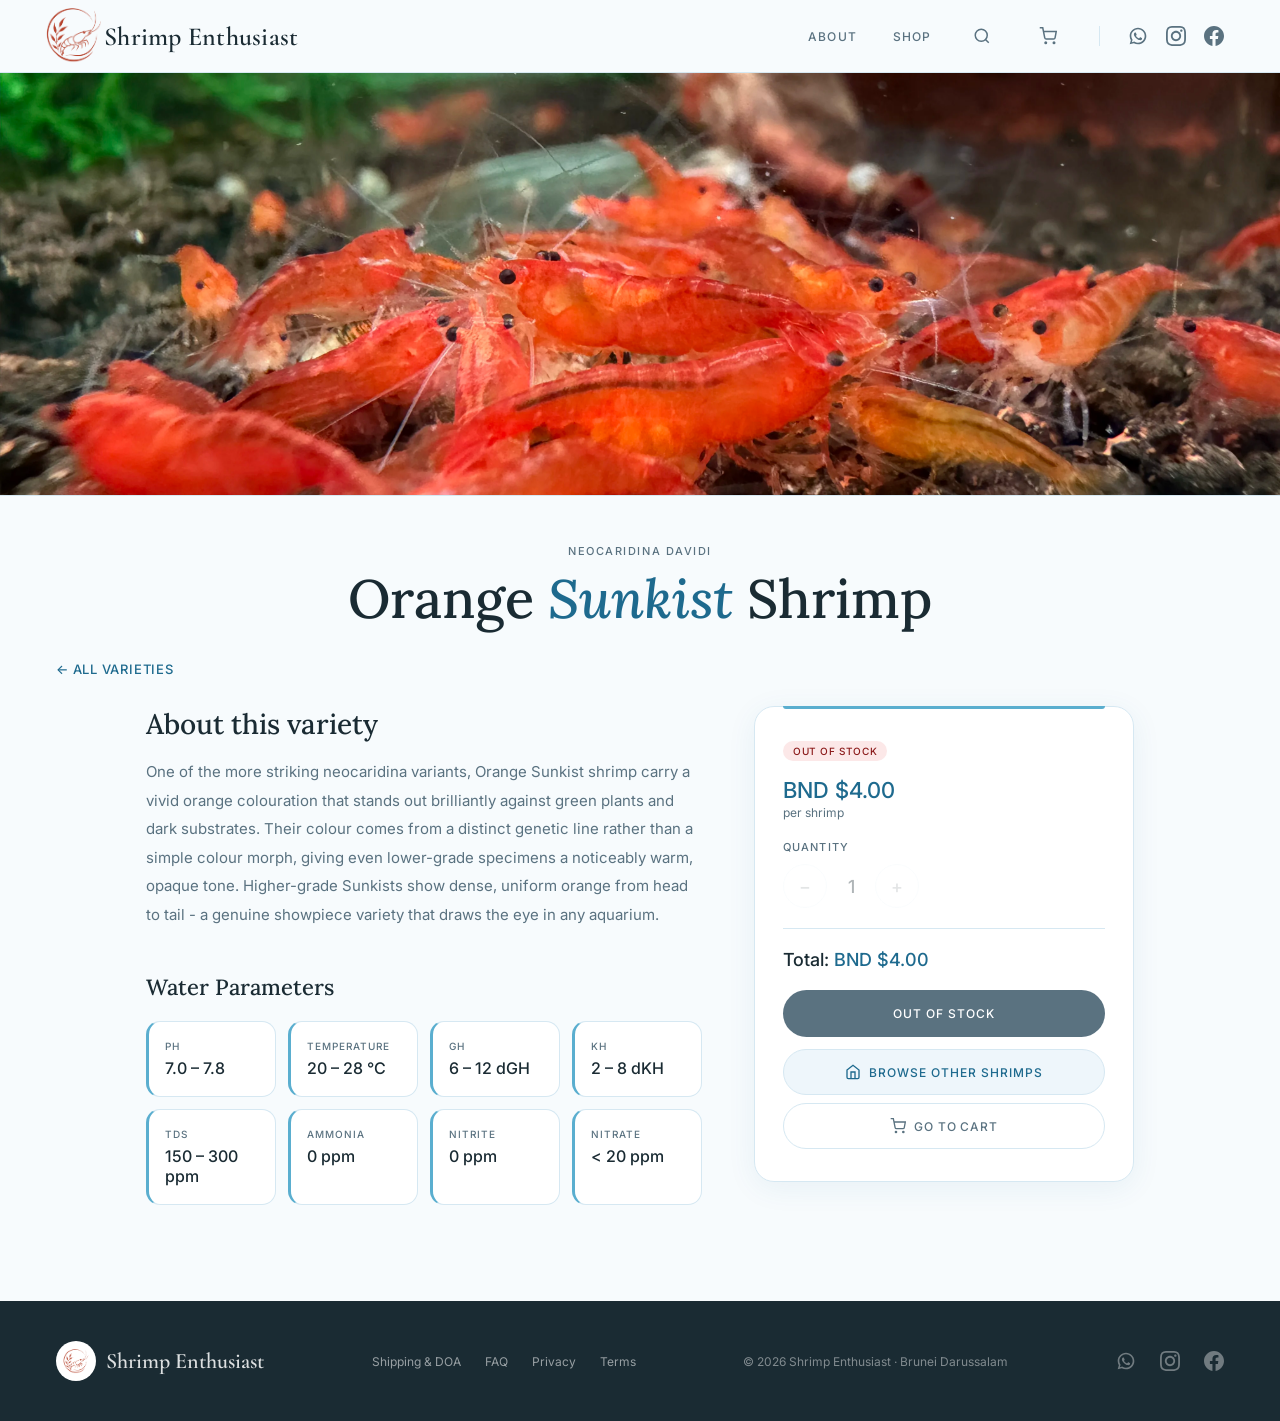
<file: varieties/orange-sunkist.html>
<!DOCTYPE html>
<html lang="en">
<head>
  <meta charset="UTF-8" />
  <meta name="viewport" content="width=device-width, initial-scale=1.0" />
  <title>Orange Sunkist Shrimp for Sale in Brunei | Shrimp Enthusiast</title>
  <meta name="description" content="Buy Orange Sunkist neocaridina shrimp from BND $4.00. Vivid orange colouration that stands out against green plants and dark substrates. Bred in Brunei.">
  <meta name="geo.region" content="BN">
  <meta name="geo.placename" content="Brunei Darussalam">
  <meta property="og:title" content="Orange Sunkist Shrimp for Sale in Brunei - Shrimp Enthusiast">
  <meta property="og:description" content="Buy Orange Sunkist neocaridina shrimp from BND $4.00. Vivid orange colouration that stands out against green plants and dark substrates. Bred in Brunei.">
  <meta property="og:type" content="product">
  <meta property="og:url" content="https://shrimpenthusiast.com/varieties/orange-sunkist.html">
  <meta property="og:image" content="https://shrimpenthusiast.com/images/orange-sunkist.webp">
  <link rel="canonical" href="https://shrimpenthusiast.com/varieties/orange-sunkist.html">
  <link rel="preconnect" href="https://fonts.googleapis.com">
  <link rel="preconnect" href="https://fonts.gstatic.com" crossorigin>
  <link href="https://fonts.googleapis.com/css2?family=Lora:ital,wght@0,400;0,500;0,600;1,400;1,500&family=Inter:wght@400;500&family=Cormorant+Garamond:wght@600&display=swap" rel="stylesheet">
  <link rel="icon" type="image/x-icon" href="../favicon.ico">
  <link rel="apple-touch-icon" href="../apple-touch-icon.png">
  <link rel="stylesheet" href="../css/style.css?v=20261024">
  <style>

    /* ── VARIETY BANNER ── */
    .variety-banner {
      width: 100%;
      background: #fff;
      border-bottom: 1px solid var(--border);
      position: relative;
      overflow: hidden;
    }

    .variety-banner img {
      width: 100%;
      display: block;
      padding: 0;
      aspect-ratio: 1400 / 462;
      object-fit: cover;
      object-position: center 60%; /* adjust per variety: e.g. "center 30%", "top", "bottom" */
    }

    .variety-banner-caption {
      text-align: center;
      padding: 48px 56px 0;
      max-width: 1100px;
      margin: 0 auto;
    }

    .variety-banner-eyebrow {
      display: block;
      font-family: 'Inter', sans-serif;
      font-size: 11px;
      font-weight: 500;
      letter-spacing: 0.14em;
      text-transform: uppercase;
      color: var(--text-secondary);
      margin-bottom: 10px;
    }

    .variety-banner-title {
      font-family: 'Lora', serif;
      font-size: 54px;
      font-weight: 500;
      color: var(--text);
      line-height: 1.15;
    }

    .variety-banner-title em {
      font-style: italic;
      color: var(--blue-deep);
    }

    /* ── BREADCRUMB ── */
    .breadcrumb {
      padding: 28px 56px;
    }

    .breadcrumb a {
      font-family: 'Inter', sans-serif;
      font-size: 13px;
      font-weight: 500;
      letter-spacing: 0.06em;
      text-transform: uppercase;
      color: var(--blue-deep);
      text-decoration: none;
      transition: color 0.2s;
    }

    .breadcrumb a:hover {
      color: var(--blue-darker);
    }

    /* ── TWO-COLUMN LAYOUT ── */
    .variety-layout {
      max-width: 1100px;
      margin: 0 auto;
      padding: 0 56px 96px;
      display: grid;
      grid-template-columns: 1fr 380px;
      gap: 52px;
    }

    /* ── LEFT COLUMN ── */
    .variety-main h2 {
      font-family: 'Lora', serif;
      font-size: 28px;
      font-weight: 500;
      color: var(--text);
      margin-bottom: 16px;
    }

    .variety-main p {
      font-family: 'Inter', sans-serif;
      font-size: 15px;
      font-weight: 400;
      color: var(--text-secondary);
      line-height: 1.9;
    }

    .variety-main h3 {
      font-family: 'Lora', serif;
      font-size: 22px;
      font-weight: 500;
      color: var(--text);
      margin-top: 44px;
      margin-bottom: 20px;
    }

    /* ── PARAMS GRID ── */
    .params-grid {
      display: grid;
      grid-template-columns: repeat(4, 1fr);
      gap: 12px;
    }

    .param-tile {
      background: var(--bg-card);
      border: 1px solid var(--border);
      border-left: 3px solid var(--blue);
      border-radius: 14px;
      padding: 18px 16px;
    }

    .param-label {
      font-family: 'Inter', sans-serif;
      font-size: 10px;
      font-weight: 500;
      letter-spacing: 0.1em;
      text-transform: uppercase;
      color: var(--text-secondary);
      margin-bottom: 6px;
    }

    .param-value {
      font-family: 'Inter', sans-serif;
      font-size: 16px;
      font-weight: 500;
      color: var(--text);
    }

    /* ── RIGHT COLUMN / SIDEBAR ── */
    .variety-sidebar {
      position: sticky;
      top: 88px;
    }

    .order-card {
      background: var(--bg-card);
      border: 1px solid var(--border);
      border-radius: 20px;
      padding: 32px 28px;
      box-shadow: 0 6px 30px rgba(30,106,142,0.07);
      position: relative;
    }

    .order-card::before {
      content: '';
      position: absolute;
      top: -1px; left: 28px; right: 28px;
      height: 3px;
      background: var(--blue);
      border-radius: 0 0 4px 4px;
    }

    .order-price {
      font-family: 'Inter', sans-serif;
      font-size: 22px;
      font-weight: 500;
      color: var(--blue-deep);
      margin-bottom: 2px;
    }

    .order-price-unit {
      font-family: 'Inter', sans-serif;
      font-size: 12px;
      font-weight: 400;
      color: var(--text-secondary);
      margin-bottom: 20px;
    }

    .order-divider {
      border: none;
      border-top: 1px solid var(--border);
      margin: 20px 0;
    }

    .order-total {
      font-family: 'Inter', sans-serif;
      font-size: 18px;
      font-weight: 500;
      color: var(--text);
      margin-bottom: 20px;
    }

    .order-total span {
      color: var(--blue-deep);
    }

    .order-qty-label {
      font-family: 'Inter', sans-serif;
      font-size: 11px;
      font-weight: 500;
      letter-spacing: 0.1em;
      text-transform: uppercase;
      color: var(--text-secondary);
      margin-bottom: 10px;
    }

    .qty-stepper {
      display: flex;
      align-items: center;
      gap: 0;
      margin-bottom: 20px;
    }

    .qty-btn {
      width: 44px;
      height: 44px;
      border-radius: 50%;
      border: 1px solid var(--border);
      background: var(--bg-card);
      color: var(--text);
      font-family: 'Inter', sans-serif;
      font-size: 18px;
      font-weight: 500;
      cursor: pointer;
      display: flex;
      align-items: center;
      justify-content: center;
      transition: background 0.15s, border-color 0.15s;
      flex-shrink: 0;
    }

    .qty-btn:hover {
      background: var(--bg-soft);
      border-color: var(--blue);
    }

    .qty-btn:disabled {
      opacity: 0.35;
      cursor: not-allowed;
    }

    .qty-btn:disabled:hover {
      background: var(--bg-card);
      border-color: var(--border);
    }

    .qty-value {
      font-family: 'Inter', sans-serif;
      font-size: 18px;
      font-weight: 500;
      color: var(--text);
      min-width: 48px;
      text-align: center;
    }

    .order-cart-btn {
      display: flex;
      align-items: center;
      justify-content: center;
      gap: 8px;
      width: 100%;
      background: var(--blue-deep);
      color: #fff;
      text-decoration: none;
      font-family: 'Inter', sans-serif;
      font-size: 12px;
      font-weight: 500;
      letter-spacing: 0.08em;
      text-transform: uppercase;
      padding: 16px 24px;
      border-radius: 99px;
      border: none;
      cursor: pointer;
      transition: background 0.2s, transform 0.15s;
    }

    .order-cart-btn:hover {
      background: var(--blue-darker);
      transform: translateY(-1px);
    }

    .order-note {
      font-family: 'Inter', sans-serif;
      font-size: 12px;
      font-weight: 400;
      color: var(--text-secondary);
      margin-top: 16px;
      line-height: 1.7;
    }


    .order-browse-btn,
    .order-goto-cart-btn {
      display: flex;
      align-items: center;
      justify-content: center;
      gap: 8px;
      width: 100%;
      font-family: 'Inter', sans-serif;
      font-size: 12px;
      font-weight: 500;
      letter-spacing: 0.08em;
      text-transform: uppercase;
      padding: 14px 24px;
      border-radius: 99px;
      text-decoration: none;
      cursor: pointer;
      transition: background 0.2s, transform 0.15s;
    }

    .order-browse-btn {
      margin-top: 12px;
      background: var(--bg-soft);
      color: var(--blue-deep);
      border: 1px solid var(--border);
    }
    .order-browse-btn:hover {
      background: var(--border);
      transform: translateY(-1px);
    }

    .order-goto-cart-btn {
      margin-top: 8px;
      background: none;
      color: var(--text-secondary);
      border: 1px solid var(--border);
    }
    .order-goto-cart-btn:hover {
      color: var(--text);
      border-color: var(--text-secondary);
      transform: translateY(-1px);
    }

    /* ── ANIMATIONS (page-specific) ── */
    .variety-banner { animation: fadeUp 0.5s 0.05s ease both; }

    /* ── RESPONSIVE (page-specific) ── */
    @media (max-width: 860px) {
      .variety-layout {
        grid-template-columns: 1fr;
        padding: 0 24px 72px;
      }
      .variety-sidebar {
        position: static;
      }
      .breadcrumb { padding: 20px 24px; }
      .params-grid { grid-template-columns: repeat(2, 1fr); }
      .variety-banner img { padding: 0; }
      .variety-banner-caption { padding: 36px 24px 0; }
      .variety-banner-title { font-size: 38px; }
    }

    @media (max-width: 480px) {
      .variety-banner img { padding: 0; }
      .variety-banner-title { font-size: 30px; }
      .params-grid { grid-template-columns: repeat(2, 1fr); }
    }
  </style>
  <script type="application/ld+json">
  {
    "@context": "https://schema.org",
    "@type": "Product",
    "name": "Orange Sunkist Neocaridina Shrimp",
    "description": "Vivid orange colouration that stands out brilliantly against green plants and dark substrates. A genuine showpiece variety.",
    "image": "https://shrimpenthusiast.com/images/orange-sunkist.webp",
    "url": "https://shrimpenthusiast.com/varieties/orange-sunkist.html",
    "brand": {
      "@type": "Brand",
      "name": "Shrimp Enthusiast"
    },
    "offers": {
      "@type": "Offer",
      "price": "4.00",
      "priceCurrency": "BND",
      "availability": "https://schema.org/OutOfStock",
      "url": "https://shrimpenthusiast.com/varieties/orange-sunkist.html",
      "areaServed": { "@type": "Country", "name": "Brunei Darussalam" },
      "seller": { "@type": "Organization", "name": "Shrimp Enthusiast" }
    }
  }
  </script>
</head>
<body>

  <!-- NAV -->
  <nav>
    <a href="../index.html" class="logo">
      <div class="logo-mark"><img src="../images/logo.webp" alt="Shrimp Enthusiast logo" width="70" height="70"></div>
      Shrimp Enthusiast
    </a>
    <button class="nav-toggle" id="navToggle" aria-label="Toggle navigation" aria-expanded="false">
      <svg class="icon-open" width="22" height="22" viewBox="0 0 24 24" fill="none" stroke="currentColor" stroke-width="2" aria-hidden="true"><line x1="3" y1="6" x2="21" y2="6"/><line x1="3" y1="12" x2="21" y2="12"/><line x1="3" y1="18" x2="21" y2="18"/></svg>
      <svg class="icon-close" width="22" height="22" viewBox="0 0 24 24" fill="none" stroke="currentColor" stroke-width="2" aria-hidden="true"><line x1="18" y1="6" x2="6" y2="18"/><line x1="6" y1="6" x2="18" y2="18"/></svg>
    </button>
    <div class="nav-links" id="navLinks">
      <a href="../about.html">About</a>
      <a href="../shop.html">Shop</a>
      <button class="nav-search-btn" id="searchBtn" aria-label="Search varieties">
        <svg width="18" height="18" viewBox="0 0 24 24" fill="none" stroke="currentColor" stroke-width="2"><circle cx="11" cy="11" r="8"/><line x1="21" y1="21" x2="16.65" y2="16.65"/></svg>
      </button>
      <button class="nav-cart-btn" id="cartBtn" aria-label="View cart">
        <svg width="18" height="18" viewBox="0 0 24 24" fill="none" stroke="currentColor" stroke-width="2"><circle cx="9" cy="21" r="1"/><circle cx="20" cy="21" r="1"/><path d="M1 1h4l2.68 13.39a2 2 0 002 1.61h9.72a2 2 0 002-1.61L23 6H6"/></svg>
        <span class="cart-badge" id="cartBadge"></span>
      </button>
      <div class="nav-social">
        <a href="https://wa.me/6738740667" class="social-link whatsapp" target="_blank" rel="noopener" aria-label="WhatsApp">
          <svg width="20" height="20" viewBox="0 0 24 24" fill="currentColor" aria-hidden="true"><path d="M12 2C6.477 2 2 6.477 2 12c0 1.89.525 3.66 1.438 5.168L2 22l4.978-1.358A9.945 9.945 0 0012 22c5.523 0 10-4.477 10-10S17.523 2 12 2zm0 18a7.945 7.945 0 01-4.056-1.107l-.29-.173-3.01.82.849-2.944-.19-.303A7.944 7.944 0 014 12c0-4.411 3.589-8 8-8s8 3.589 8 8-3.589 8-8 8zm4.406-5.595c-.242-.121-1.432-.707-1.654-.787-.222-.08-.384-.121-.545.121-.16.242-.625.787-.766.949-.14.161-.282.181-.523.06-.242-.12-1.021-.376-1.945-1.196-.718-.64-1.203-1.43-1.344-1.672-.14-.242-.015-.373.105-.493.109-.109.242-.282.363-.423.12-.14.161-.242.242-.403.08-.161.04-.302-.02-.423-.06-.121-.545-1.313-.748-1.797-.196-.473-.396-.408-.545-.416-.14-.007-.302-.009-.463-.009-.16 0-.423.06-.645.302-.222.242-.847.827-.847 2.016s.867 2.337.988 2.499c.12.161 1.706 2.605 4.133 3.652.578.25 1.028.399 1.38.51.58.185 1.107.159 1.524.096.465-.069 1.432-.586 1.634-1.151.201-.565.201-1.05.14-1.151-.06-.1-.221-.161-.463-.282z"/></svg>
        </a>
        <a href="https://www.instagram.com/shrimp_enthusiast/" class="social-link instagram" target="_blank" rel="noopener" aria-label="Instagram">
          <svg width="20" height="20" viewBox="0 0 24 24" fill="currentColor" aria-hidden="true"><path d="M12 2.163c3.204 0 3.584.012 4.85.07 3.252.148 4.771 1.691 4.919 4.919.058 1.265.069 1.645.069 4.849 0 3.205-.012 3.584-.069 4.849-.149 3.225-1.664 4.771-4.919 4.919-1.266.058-1.644.07-4.85.07-3.204 0-3.584-.012-4.849-.07-3.26-.149-4.771-1.699-4.919-4.92-.058-1.265-.07-1.644-.07-4.849 0-3.204.013-3.583.07-4.849.149-3.227 1.664-4.771 4.919-4.919 1.266-.057 1.645-.069 4.849-.069zm0-2.163c-3.259 0-3.667.014-4.947.072-4.358.2-6.78 2.618-6.98 6.98-.059 1.281-.073 1.689-.073 4.948 0 3.259.014 3.668.072 4.948.2 4.358 2.618 6.78 6.98 6.98 1.281.058 1.689.072 4.948.072 3.259 0 3.668-.014 4.948-.072 4.354-.2 6.782-2.618 6.979-6.98.059-1.28.073-1.689.073-4.948 0-3.259-.014-3.667-.072-4.947-.196-4.354-2.617-6.78-6.979-6.98-1.281-.059-1.69-.073-4.949-.073zm0 5.838c-3.403 0-6.162 2.759-6.162 6.162s2.759 6.163 6.162 6.163 6.162-2.759 6.162-6.163c0-3.403-2.759-6.162-6.162-6.162zm0 10.162c-2.209 0-4-1.79-4-4 0-2.209 1.791-4 4-4s4 1.791 4 4c0 2.21-1.791 4-4 4zm6.406-11.845c-.796 0-1.441.645-1.441 1.44s.645 1.44 1.441 1.44c.795 0 1.439-.645 1.439-1.44s-.644-1.44-1.439-1.44z"/></svg>
        </a>
        <a href="https://www.facebook.com/shrimp.enthusiast.92/" class="social-link facebook" target="_blank" rel="noopener" aria-label="Facebook">
          <svg width="20" height="20" viewBox="0 0 24 24" fill="currentColor" aria-hidden="true"><path d="M24 12.073c0-6.627-5.373-12-12-12s-12 5.373-12 12c0 5.99 4.388 10.954 10.125 11.854v-8.385H7.078v-3.47h3.047V9.43c0-3.007 1.792-4.669 4.533-4.669 1.312 0 2.686.235 2.686.235v2.953H15.83c-1.491 0-1.956.925-1.956 1.874v2.25h3.328l-.532 3.47h-2.796v8.385C19.612 23.027 24 18.062 24 12.073z"/></svg>
        </a>
      </div>
    </div>
  </nav>

  <!-- VARIETY BANNER -->
  <div class="variety-banner">
    <img src="../images/orange-sunkist.webp" alt="Orange Sunkist neocaridina shrimps swarming algae wafer pellet">
  </div>
  <div class="variety-banner-caption">
    <span class="variety-banner-eyebrow">Neocaridina davidi</span>
    <h1 class="variety-banner-title">Orange <em>Sunkist</em> Shrimp</h1>
  </div>

  <!-- BREADCRUMB -->
  <div class="breadcrumb">
    <a href="../shop.html">&larr; All varieties</a>
  </div>

  <!-- TWO-COLUMN LAYOUT -->
  <div class="variety-layout">

    <!-- LEFT COLUMN -->
    <div class="variety-main">
      <div class="reveal">
        <h2>About this variety</h2>
        <p>One of the more striking neocaridina variants, Orange Sunkist shrimp carry a vivid orange colouration that stands out brilliantly against green plants and dark substrates. Their colour comes from a distinct genetic line rather than a simple colour morph, giving even lower-grade specimens a noticeably warm, opaque tone. Higher-grade Sunkists show dense, uniform orange from head to tail - a genuine showpiece variety that draws the eye in any aquarium.</p>
      </div>

      <div class="reveal">
        <h3>Water Parameters</h3>
        <div class="params-grid">
          <div class="param-tile">
            <div class="param-label">pH</div>
            <div class="param-value">7.0 – 7.8</div>
          </div>
          <div class="param-tile">
            <div class="param-label">Temperature</div>
            <div class="param-value">20 – 28 °C</div>
          </div>
          <div class="param-tile">
            <div class="param-label">GH</div>
            <div class="param-value">6 – 12 dGH</div>
          </div>
          <div class="param-tile">
            <div class="param-label">KH</div>
            <div class="param-value">2 – 8 dKH</div>
          </div>
          <div class="param-tile">
            <div class="param-label">TDS</div>
            <div class="param-value">150 – 300 ppm</div>
          </div>
          <div class="param-tile">
            <div class="param-label">Ammonia</div>
            <div class="param-value">0 ppm</div>
          </div>
          <div class="param-tile">
            <div class="param-label">Nitrite</div>
            <div class="param-value">0 ppm</div>
          </div>
          <div class="param-tile">
            <div class="param-label">Nitrate</div>
            <div class="param-value">&lt; 20 ppm</div>
          </div>
        </div>
      </div>
    </div>

    <!-- RIGHT COLUMN / SIDEBAR -->
    <div class="variety-sidebar">
      <div class="order-card reveal">
        <div class="order-price">BND $4.00</div>
        <div class="order-price-unit">per shrimp</div>

        <div class="order-qty-label">Quantity</div>
        <div class="qty-stepper">
          <button class="qty-btn" id="qtyMinus" aria-label="Decrease quantity" disabled>&#8722;</button>
          <span class="qty-value" id="qtyValue">1</span>
          <button class="qty-btn" id="qtyPlus" aria-label="Increase quantity">&#43;</button>
        </div>

        <hr class="order-divider">

        <div class="order-total">Total: <span id="orderTotal">BND $4.00</span></div>

        <button class="order-cart-btn" id="addCartBtn">
          <svg width="16" height="16" viewBox="0 0 24 24" fill="none" stroke="currentColor" stroke-width="2"><circle cx="9" cy="21" r="1"/><circle cx="20" cy="21" r="1"/><path d="M1 1h4l2.68 13.39a2 2 0 002 1.61h9.72a2 2 0 002-1.61L23 6H6"/></svg>
          Add to Cart
        </button>

        <a href="../shop.html" class="order-browse-btn">
          <svg width="16" height="16" viewBox="0 0 24 24" fill="none" stroke="currentColor" stroke-width="2"><path d="M3 9l9-7 9 7v11a2 2 0 01-2 2H5a2 2 0 01-2-2z"/><polyline points="9 22 9 12 15 12 15 22"/></svg>
          Browse Other Shrimps
        </a>
        <button class="order-goto-cart-btn" id="goToCartBtn">
          <svg width="16" height="16" viewBox="0 0 24 24" fill="none" stroke="currentColor" stroke-width="2"><circle cx="9" cy="21" r="1"/><circle cx="20" cy="21" r="1"/><path d="M1 1h4l2.68 13.39a2 2 0 002 1.61h9.72a2 2 0 002-1.61L23 6H6"/></svg>
          Go to Cart
        </button>

      </div>
    </div>

  </div>

  <!-- FOOTER -->
  <footer>
    <a href="../index.html" class="footer-logo">
      <div class="footer-logo-mark"><img src="../images/logo.webp" alt="Shrimp Enthusiast logo" width="40" height="40"></div>
      Shrimp Enthusiast
    </a>
    <div class="footer-nav">
      <a href="../shipping.html">Shipping & DOA</a>
      <a href="../faq.html">FAQ</a>
      <a href="../privacy.html">Privacy</a>
      <a href="../terms.html">Terms</a>
    </div>
    <p>&copy; 2026 Shrimp Enthusiast &middot; Brunei Darussalam</p>
    <div class="footer-links">
      <a href="https://wa.me/6738740667" class="social-link whatsapp" target="_blank" rel="noopener" aria-label="WhatsApp">
        <svg width="20" height="20" viewBox="0 0 24 24" fill="currentColor" aria-hidden="true"><path d="M12 2C6.477 2 2 6.477 2 12c0 1.89.525 3.66 1.438 5.168L2 22l4.978-1.358A9.945 9.945 0 0012 22c5.523 0 10-4.477 10-10S17.523 2 12 2zm0 18a7.945 7.945 0 01-4.056-1.107l-.29-.173-3.01.82.849-2.944-.19-.303A7.944 7.944 0 014 12c0-4.411 3.589-8 8-8s8 3.589 8 8-3.589 8-8 8zm4.406-5.595c-.242-.121-1.432-.707-1.654-.787-.222-.08-.384-.121-.545.121-.16.242-.625.787-.766.949-.14.161-.282.181-.523.06-.242-.12-1.021-.376-1.945-1.196-.718-.64-1.203-1.43-1.344-1.672-.14-.242-.015-.373.105-.493.109-.109.242-.282.363-.423.12-.14.161-.242.242-.403.08-.161.04-.302-.02-.423-.06-.121-.545-1.313-.748-1.797-.196-.473-.396-.408-.545-.416-.14-.007-.302-.009-.463-.009-.16 0-.423.06-.645.302-.222.242-.847.827-.847 2.016s.867 2.337.988 2.499c.12.161 1.706 2.605 4.133 3.652.578.25 1.028.399 1.38.51.58.185 1.107.159 1.524.096.465-.069 1.432-.586 1.634-1.151.201-.565.201-1.05.14-1.151-.06-.1-.221-.161-.463-.282z"/></svg>
      </a>
      <a href="https://www.instagram.com/shrimp_enthusiast/" class="social-link instagram" target="_blank" rel="noopener" aria-label="Instagram">
        <svg width="20" height="20" viewBox="0 0 24 24" fill="currentColor" aria-hidden="true"><path d="M12 2.163c3.204 0 3.584.012 4.85.07 3.252.148 4.771 1.691 4.919 4.919.058 1.265.069 1.645.069 4.849 0 3.205-.012 3.584-.069 4.849-.149 3.225-1.664 4.771-4.919 4.919-1.266.058-1.644.07-4.85.07-3.204 0-3.584-.012-4.849-.07-3.26-.149-4.771-1.699-4.919-4.92-.058-1.265-.07-1.644-.07-4.849 0-3.204.013-3.583.07-4.849.149-3.227 1.664-4.771 4.919-4.919 1.266-.057 1.645-.069 4.849-.069zm0-2.163c-3.259 0-3.667.014-4.947.072-4.358.2-6.78 2.618-6.98 6.98-.059 1.281-.073 1.689-.073 4.948 0 3.259.014 3.668.072 4.948.2 4.358 2.618 6.78 6.98 6.98 1.281.058 1.689.072 4.948.072 3.259 0 3.668-.014 4.948-.072 4.354-.2 6.782-2.618 6.979-6.98.059-1.28.073-1.689.073-4.948 0-3.259-.014-3.667-.072-4.947-.196-4.354-2.617-6.78-6.979-6.98-1.281-.059-1.69-.073-4.949-.073zm0 5.838c-3.403 0-6.162 2.759-6.162 6.162s2.759 6.163 6.162 6.163 6.162-2.759 6.162-6.163c0-3.403-2.759-6.162-6.162-6.162zm0 10.162c-2.209 0-4-1.79-4-4 0-2.209 1.791-4 4-4s4 1.791 4 4c0 2.21-1.791 4-4 4zm6.406-11.845c-.796 0-1.441.645-1.441 1.44s.645 1.44 1.441 1.44c.795 0 1.439-.645 1.439-1.44s-.644-1.44-1.439-1.44z"/></svg>
      </a>
      <a href="https://www.facebook.com/shrimp.enthusiast.92/" class="social-link facebook" target="_blank" rel="noopener" aria-label="Facebook">
        <svg width="20" height="20" viewBox="0 0 24 24" fill="currentColor" aria-hidden="true"><path d="M24 12.073c0-6.627-5.373-12-12-12s-12 5.373-12 12c0 5.99 4.388 10.954 10.125 11.854v-8.385H7.078v-3.47h3.047V9.43c0-3.007 1.792-4.669 4.533-4.669 1.312 0 2.686.235 2.686.235v2.953H15.83c-1.491 0-1.956.925-1.956 1.874v2.25h3.328l-.532 3.47h-2.796v8.385C19.612 23.027 24 18.062 24 12.073z"/></svg>
      </a>
    </div>
  </footer>

  <!-- CART OVERLAY -->
  <div class="cart-overlay" id="cartOverlay">
    <div class="cart-panel">
      <div class="cart-header">
        <h2>Your Cart</h2>
        <button class="cart-close" id="cartClose" aria-label="Close cart">
          <svg width="20" height="20" viewBox="0 0 24 24" fill="none" stroke="currentColor" stroke-width="2"><line x1="18" y1="6" x2="6" y2="18"/><line x1="6" y1="6" x2="18" y2="18"/></svg>
        </button>
      </div>
      <div class="cart-items" id="cartItems"></div>
      <div class="cart-footer" id="cartFooter" style="display:none;">
        <div class="cart-total">
          <span class="cart-total-label">Total</span>
          <span class="cart-total-value" id="cartTotalValue">BND $0.00</span>
        </div>
        <a class="cart-checkout-btn" id="cartCheckoutBtn" href="#" target="_blank" rel="noopener">
          <svg width="16" height="16" viewBox="0 0 24 24" fill="currentColor" aria-hidden="true"><path d="M12 2C6.477 2 2 6.477 2 12c0 1.89.525 3.66 1.438 5.168L2 22l4.978-1.358A9.945 9.945 0 0012 22c5.523 0 10-4.477 10-10S17.523 2 12 2zm0 18a7.945 7.945 0 01-4.056-1.107l-.29-.173-3.01.82.849-2.944-.19-.303A7.944 7.944 0 014 12c0-4.411 3.589-8 8-8s8 3.589 8 8-3.589 8-8 8zm4.406-5.595c-.242-.121-1.432-.707-1.654-.787-.222-.08-.384-.121-.545.121-.16.242-.625.787-.766.949-.14.161-.282.181-.523.06-.242-.12-1.021-.376-1.945-1.196-.718-.64-1.203-1.43-1.344-1.672-.14-.242-.015-.373.105-.493.109-.109.242-.282.363-.423.12-.14.161-.242.242-.403.08-.161.04-.302-.02-.423-.06-.121-.545-1.313-.748-1.797-.196-.473-.396-.408-.545-.416-.14-.007-.302-.009-.463-.009-.16 0-.423.06-.645.302-.222.242-.847.827-.847 2.016s.867 2.337.988 2.499c.12.161 1.706 2.605 4.133 3.652.578.25 1.028.399 1.38.51.58.185 1.107.159 1.524.096.465-.069 1.432-.586 1.634-1.151.201-.565.201-1.05.14-1.151-.06-.1-.221-.161-.463-.282z"/></svg>
          Checkout via WhatsApp
        </a>
      </div>
    </div>
  </div>

  <!-- SEARCH OVERLAY -->
  <div class="search-overlay" id="searchOverlay">
    <div class="search-modal">
      <div class="search-input-wrap">
        <svg width="18" height="18" viewBox="0 0 24 24" fill="none" stroke="currentColor" stroke-width="2"><circle cx="11" cy="11" r="8"/><line x1="21" y1="21" x2="16.65" y2="16.65"/></svg>
        <input type="text" class="search-input" id="searchInput" placeholder="Search varieties..." autocomplete="off">
      </div>
      <div class="search-results" id="searchResults"></div>
    </div>
  </div>

  <script src="../js/stock.js?v=20261024"></script>
  <script src="../js/shared.js?v=20261024"></script>
  <script>
    // ── Quantity Stepper + Add to Cart ──
    (function() {
      var varietyName = 'Orange Sunkist';
      var varietySlug = 'orange-sunkist';
      var pricePerShrimp = 4.00;
      var varietyColor = '#E08A10';
      var qty = 1;
      var min = 1;
      var max = 50;
      var qtyValue = document.getElementById('qtyValue');
      var qtyMinus = document.getElementById('qtyMinus');
      var qtyPlus = document.getElementById('qtyPlus');
      var totalEl = document.getElementById('orderTotal');
      var addBtn = document.getElementById('addCartBtn');

      function updateUI() {
        qtyValue.textContent = qty;
        qtyMinus.disabled = qty <= min;
        qtyPlus.disabled = qty >= max;
        totalEl.textContent = 'BND $' + (qty * pricePerShrimp).toFixed(2);
      }

      qtyMinus.addEventListener('click', function() {
        if (qty > min) { qty--; updateUI(); }
      });

      qtyPlus.addEventListener('click', function() {
        if (qty < max) { qty++; updateUI(); }
      });

      addBtn.addEventListener('click', function() {
        Cart.addItem(varietyName, varietySlug, pricePerShrimp, qty, varietyColor);
        addBtn.textContent = 'Added to Cart!';
        setTimeout(function() { addBtn.innerHTML = '<svg width="16" height="16" viewBox="0 0 24 24" fill="none" stroke="currentColor" stroke-width="2"><circle cx="9" cy="21" r="1"/><circle cx="20" cy="21" r="1"/><path d="M1 1h4l2.68 13.39a2 2 0 002 1.61h9.72a2 2 0 002-1.61L23 6H6"/></svg> Add to Cart'; }, 1200);
      });

      updateUI();
      Cart.updateBadge();
    })();

    // ── Go to Cart button ──
    var goToCartBtn = document.getElementById('goToCartBtn');
    if (goToCartBtn) {
      goToCartBtn.addEventListener('click', function() {
        Cart.renderCart();
        document.getElementById('cartOverlay').classList.add('open');
      });
    }
  </script>

</body>
</html>
</file>
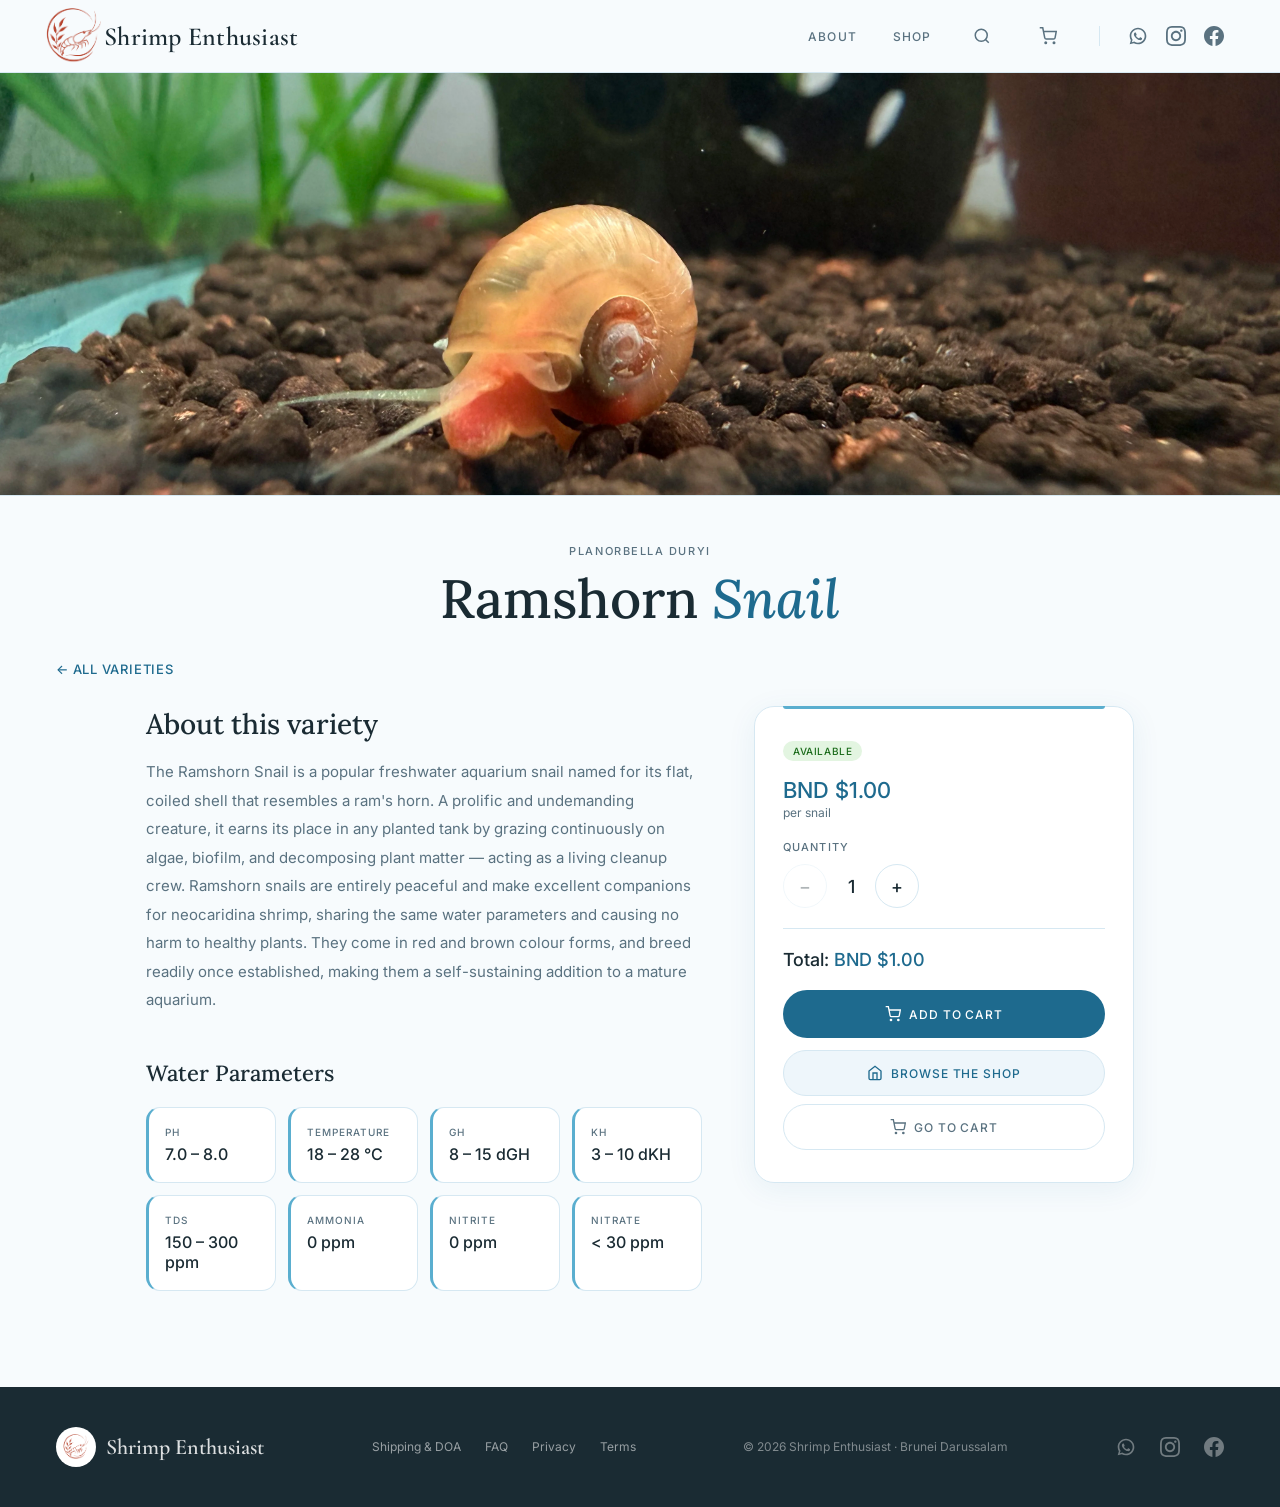
<file: varieties/ramshorn-snail.html>
<!DOCTYPE html>
<html lang="en">
<head>
  <meta charset="UTF-8" />
  <meta name="viewport" content="width=device-width, initial-scale=1.0" />
  <title>Ramshorn Snails for Sale in Brunei | Shrimp Enthusiast</title>
  <meta name="description" content="Buy Ramshorn Snails from BND $1.00. A peaceful, low-maintenance aquarium snail that eats algae and biofilm — a perfect tank companion. Bred in Brunei.">
  <meta name="geo.region" content="BN">
  <meta name="geo.placename" content="Brunei Darussalam">
  <meta property="og:title" content="Ramshorn Snails for Sale in Brunei - Shrimp Enthusiast">
  <meta property="og:description" content="Buy Ramshorn Snails from BND $1.00. A peaceful, low-maintenance aquarium snail that eats algae and biofilm — a perfect tank companion. Bred in Brunei.">
  <meta property="og:type" content="product">
  <meta property="og:url" content="https://shrimpenthusiast.com/varieties/ramshorn-snail.html">
  <meta property="og:image" content="https://shrimpenthusiast.com/images/ramshorn-snail.webp">
  <link rel="canonical" href="https://shrimpenthusiast.com/varieties/ramshorn-snail.html">
  <link rel="preconnect" href="https://fonts.googleapis.com">
  <link rel="preconnect" href="https://fonts.gstatic.com" crossorigin>
  <link href="https://fonts.googleapis.com/css2?family=Lora:ital,wght@0,400;0,500;0,600;1,400;1,500&family=Inter:wght@400;500&family=Cormorant+Garamond:wght@600&display=swap" rel="stylesheet">
  <link rel="icon" type="image/x-icon" href="../favicon.ico">
  <link rel="apple-touch-icon" href="../apple-touch-icon.png">
  <link rel="stylesheet" href="../css/style.css?v=20261024">
  <style>

    /* ── VARIETY BANNER ── */
    .variety-banner {
      width: 100%;
      background: #fff;
      border-bottom: 1px solid var(--border);
      position: relative;
      overflow: hidden;
    }

    .variety-banner img {
      width: 100%;
      display: block;
      padding: 0;
      aspect-ratio: 1400 / 462;
      object-fit: cover;
      object-position: center 80%;
    }

    .variety-banner-caption {
      text-align: center;
      padding: 48px 56px 0;
      max-width: 1100px;
      margin: 0 auto;
    }

    .variety-banner-eyebrow {
      display: block;
      font-family: 'Inter', sans-serif;
      font-size: 11px;
      font-weight: 500;
      letter-spacing: 0.14em;
      text-transform: uppercase;
      color: var(--text-secondary);
      margin-bottom: 10px;
    }

    .variety-banner-title {
      font-family: 'Lora', serif;
      font-size: 54px;
      font-weight: 500;
      color: var(--text);
      line-height: 1.15;
    }

    .variety-banner-title em {
      font-style: italic;
      color: var(--blue-deep);
    }

    /* ── BREADCRUMB ── */
    .breadcrumb {
      padding: 28px 56px;
    }

    .breadcrumb a {
      font-family: 'Inter', sans-serif;
      font-size: 13px;
      font-weight: 500;
      letter-spacing: 0.06em;
      text-transform: uppercase;
      color: var(--blue-deep);
      text-decoration: none;
      transition: color 0.2s;
    }

    .breadcrumb a:hover {
      color: var(--blue-darker);
    }

    /* ── TWO-COLUMN LAYOUT ── */
    .variety-layout {
      max-width: 1100px;
      margin: 0 auto;
      padding: 0 56px 96px;
      display: grid;
      grid-template-columns: 1fr 380px;
      gap: 52px;
    }

    /* ── LEFT COLUMN ── */
    .variety-main h2 {
      font-family: 'Lora', serif;
      font-size: 28px;
      font-weight: 500;
      color: var(--text);
      margin-bottom: 16px;
    }

    .variety-main p {
      font-family: 'Inter', sans-serif;
      font-size: 15px;
      font-weight: 400;
      color: var(--text-secondary);
      line-height: 1.9;
    }

    .variety-main h3 {
      font-family: 'Lora', serif;
      font-size: 22px;
      font-weight: 500;
      color: var(--text);
      margin-top: 44px;
      margin-bottom: 20px;
    }

    /* ── PARAMS GRID ── */
    .params-grid {
      display: grid;
      grid-template-columns: repeat(4, 1fr);
      gap: 12px;
    }

    .param-tile {
      background: var(--bg-card);
      border: 1px solid var(--border);
      border-left: 3px solid var(--blue);
      border-radius: 14px;
      padding: 18px 16px;
    }

    .param-label {
      font-family: 'Inter', sans-serif;
      font-size: 10px;
      font-weight: 500;
      letter-spacing: 0.1em;
      text-transform: uppercase;
      color: var(--text-secondary);
      margin-bottom: 6px;
    }

    .param-value {
      font-family: 'Inter', sans-serif;
      font-size: 16px;
      font-weight: 500;
      color: var(--text);
    }

    /* ── RIGHT COLUMN / SIDEBAR ── */
    .variety-sidebar {
      position: sticky;
      top: 88px;
    }

    .order-card {
      background: var(--bg-card);
      border: 1px solid var(--border);
      border-radius: 20px;
      padding: 32px 28px;
      box-shadow: 0 6px 30px rgba(30,106,142,0.07);
      position: relative;
    }

    .order-card::before {
      content: '';
      position: absolute;
      top: -1px; left: 28px; right: 28px;
      height: 3px;
      background: var(--blue);
      border-radius: 0 0 4px 4px;
    }

    .order-price {
      font-family: 'Inter', sans-serif;
      font-size: 22px;
      font-weight: 500;
      color: var(--blue-deep);
      margin-bottom: 2px;
    }

    .order-price-unit {
      font-family: 'Inter', sans-serif;
      font-size: 12px;
      font-weight: 400;
      color: var(--text-secondary);
      margin-bottom: 20px;
    }

    .order-divider {
      border: none;
      border-top: 1px solid var(--border);
      margin: 20px 0;
    }

    .order-total {
      font-family: 'Inter', sans-serif;
      font-size: 18px;
      font-weight: 500;
      color: var(--text);
      margin-bottom: 20px;
    }

    .order-total span {
      color: var(--blue-deep);
    }

    .order-qty-label {
      font-family: 'Inter', sans-serif;
      font-size: 11px;
      font-weight: 500;
      letter-spacing: 0.1em;
      text-transform: uppercase;
      color: var(--text-secondary);
      margin-bottom: 10px;
    }

    .qty-stepper {
      display: flex;
      align-items: center;
      gap: 0;
      margin-bottom: 20px;
    }

    .qty-btn {
      width: 44px;
      height: 44px;
      border-radius: 50%;
      border: 1px solid var(--border);
      background: var(--bg-card);
      color: var(--text);
      font-family: 'Inter', sans-serif;
      font-size: 18px;
      font-weight: 500;
      cursor: pointer;
      display: flex;
      align-items: center;
      justify-content: center;
      transition: background 0.15s, border-color 0.15s;
      flex-shrink: 0;
    }

    .qty-btn:hover {
      background: var(--bg-soft);
      border-color: var(--blue);
    }

    .qty-btn:disabled {
      opacity: 0.35;
      cursor: not-allowed;
    }

    .qty-btn:disabled:hover {
      background: var(--bg-card);
      border-color: var(--border);
    }

    .qty-value {
      font-family: 'Inter', sans-serif;
      font-size: 18px;
      font-weight: 500;
      color: var(--text);
      min-width: 48px;
      text-align: center;
    }

    .order-cart-btn {
      display: flex;
      align-items: center;
      justify-content: center;
      gap: 8px;
      width: 100%;
      background: var(--blue-deep);
      color: #fff;
      text-decoration: none;
      font-family: 'Inter', sans-serif;
      font-size: 12px;
      font-weight: 500;
      letter-spacing: 0.08em;
      text-transform: uppercase;
      padding: 16px 24px;
      border-radius: 99px;
      border: none;
      cursor: pointer;
      transition: background 0.2s, transform 0.15s;
    }

    .order-cart-btn:hover {
      background: var(--blue-darker);
      transform: translateY(-1px);
    }

    .order-note {
      font-family: 'Inter', sans-serif;
      font-size: 12px;
      font-weight: 400;
      color: var(--text-secondary);
      margin-top: 16px;
      line-height: 1.7;
    }


    .order-browse-btn,
    .order-goto-cart-btn {
      display: flex;
      align-items: center;
      justify-content: center;
      gap: 8px;
      width: 100%;
      font-family: 'Inter', sans-serif;
      font-size: 12px;
      font-weight: 500;
      letter-spacing: 0.08em;
      text-transform: uppercase;
      padding: 14px 24px;
      border-radius: 99px;
      text-decoration: none;
      cursor: pointer;
      transition: background 0.2s, transform 0.15s;
    }

    .order-browse-btn {
      margin-top: 12px;
      background: var(--bg-soft);
      color: var(--blue-deep);
      border: 1px solid var(--border);
    }
    .order-browse-btn:hover {
      background: var(--border);
      transform: translateY(-1px);
    }

    .order-goto-cart-btn {
      margin-top: 8px;
      background: none;
      color: var(--text-secondary);
      border: 1px solid var(--border);
    }
    .order-goto-cart-btn:hover {
      color: var(--text);
      border-color: var(--text-secondary);
      transform: translateY(-1px);
    }

    /* ── ANIMATIONS (page-specific) ── */
    .variety-banner { animation: fadeUp 0.5s 0.05s ease both; }

    /* ── RESPONSIVE (page-specific) ── */
    @media (max-width: 860px) {
      .variety-layout {
        grid-template-columns: 1fr;
        padding: 0 24px 72px;
      }
      .variety-sidebar {
        position: static;
      }
      .breadcrumb { padding: 20px 24px; }
      .params-grid { grid-template-columns: repeat(2, 1fr); }
      .variety-banner img { padding: 0; }
      .variety-banner-caption { padding: 36px 24px 0; }
      .variety-banner-title { font-size: 38px; }
    }

    @media (max-width: 480px) {
      .variety-banner img { padding: 0; }
      .variety-banner-title { font-size: 30px; }
      .params-grid { grid-template-columns: repeat(2, 1fr); }
    }
  </style>
  <script type="application/ld+json">
  {
    "@context": "https://schema.org",
    "@type": "Product",
    "name": "Ramshorn Snail",
    "description": "A peaceful, low-maintenance aquarium snail with a distinctive flat, coiled shell. An excellent tank companion that grazes on algae, biofilm, and decomposing plant matter.",
    "image": "https://shrimpenthusiast.com/images/ramshorn-snail.webp",
    "url": "https://shrimpenthusiast.com/varieties/ramshorn-snail.html",
    "brand": {
      "@type": "Brand",
      "name": "Shrimp Enthusiast"
    },
    "offers": {
      "@type": "Offer",
      "price": "1.00",
      "priceCurrency": "BND",
      "availability": "https://schema.org/InStock",
      "url": "https://shrimpenthusiast.com/varieties/ramshorn-snail.html",
      "areaServed": { "@type": "Country", "name": "Brunei Darussalam" },
      "seller": { "@type": "Organization", "name": "Shrimp Enthusiast" }
    }
  }
  </script>
</head>
<body>

  <!-- NAV -->
  <nav>
    <a href="../index.html" class="logo">
      <div class="logo-mark"><img src="../images/logo.webp" alt="Shrimp Enthusiast logo" width="70" height="70"></div>
      Shrimp Enthusiast
    </a>
    <button class="nav-toggle" id="navToggle" aria-label="Toggle navigation" aria-expanded="false">
      <svg class="icon-open" width="22" height="22" viewBox="0 0 24 24" fill="none" stroke="currentColor" stroke-width="2" aria-hidden="true"><line x1="3" y1="6" x2="21" y2="6"/><line x1="3" y1="12" x2="21" y2="12"/><line x1="3" y1="18" x2="21" y2="18"/></svg>
      <svg class="icon-close" width="22" height="22" viewBox="0 0 24 24" fill="none" stroke="currentColor" stroke-width="2" aria-hidden="true"><line x1="18" y1="6" x2="6" y2="18"/><line x1="6" y1="6" x2="18" y2="18"/></svg>
    </button>
    <div class="nav-links" id="navLinks">
      <a href="../about.html">About</a>
      <a href="../shop.html">Shop</a>
      <button class="nav-search-btn" id="searchBtn" aria-label="Search varieties">
        <svg width="18" height="18" viewBox="0 0 24 24" fill="none" stroke="currentColor" stroke-width="2"><circle cx="11" cy="11" r="8"/><line x1="21" y1="21" x2="16.65" y2="16.65"/></svg>
      </button>
      <button class="nav-cart-btn" id="cartBtn" aria-label="View cart">
        <svg width="18" height="18" viewBox="0 0 24 24" fill="none" stroke="currentColor" stroke-width="2"><circle cx="9" cy="21" r="1"/><circle cx="20" cy="21" r="1"/><path d="M1 1h4l2.68 13.39a2 2 0 002 1.61h9.72a2 2 0 002-1.61L23 6H6"/></svg>
        <span class="cart-badge" id="cartBadge"></span>
      </button>
      <div class="nav-social">
        <a href="https://wa.me/6738740667" class="social-link whatsapp" target="_blank" rel="noopener" aria-label="WhatsApp">
          <svg width="20" height="20" viewBox="0 0 24 24" fill="currentColor" aria-hidden="true"><path d="M12 2C6.477 2 2 6.477 2 12c0 1.89.525 3.66 1.438 5.168L2 22l4.978-1.358A9.945 9.945 0 0012 22c5.523 0 10-4.477 10-10S17.523 2 12 2zm0 18a7.945 7.945 0 01-4.056-1.107l-.29-.173-3.01.82.849-2.944-.19-.303A7.944 7.944 0 014 12c0-4.411 3.589-8 8-8s8 3.589 8 8-3.589 8-8 8zm4.406-5.595c-.242-.121-1.432-.707-1.654-.787-.222-.08-.384-.121-.545.121-.16.242-.625.787-.766.949-.14.161-.282.181-.523.06-.242-.12-1.021-.376-1.945-1.196-.718-.64-1.203-1.43-1.344-1.672-.14-.242-.015-.373.105-.493.109-.109.242-.282.363-.423.12-.14.161-.242.242-.403.08-.161.04-.302-.02-.423-.06-.121-.545-1.313-.748-1.797-.196-.473-.396-.408-.545-.416-.14-.007-.302-.009-.463-.009-.16 0-.423.06-.645.302-.222.242-.847.827-.847 2.016s.867 2.337.988 2.499c.12.161 1.706 2.605 4.133 3.652.578.25 1.028.399 1.38.51.58.185 1.107.159 1.524.096.465-.069 1.432-.586 1.634-1.151.201-.565.201-1.05.14-1.151-.06-.1-.221-.161-.463-.282z"/></svg>
        </a>
        <a href="https://www.instagram.com/shrimp_enthusiast/" class="social-link instagram" target="_blank" rel="noopener" aria-label="Instagram">
          <svg width="20" height="20" viewBox="0 0 24 24" fill="currentColor" aria-hidden="true"><path d="M12 2.163c3.204 0 3.584.012 4.85.07 3.252.148 4.771 1.691 4.919 4.919.058 1.265.069 1.645.069 4.849 0 3.205-.012 3.584-.069 4.849-.149 3.225-1.664 4.771-4.919 4.919-1.266.058-1.644.07-4.85.07-3.204 0-3.584-.012-4.849-.07-3.26-.149-4.771-1.699-4.919-4.92-.058-1.265-.07-1.644-.07-4.849 0-3.204.013-3.583.07-4.849.149-3.227 1.664-4.771 4.919-4.919 1.266-.057 1.645-.069 4.849-.069zm0-2.163c-3.259 0-3.667.014-4.947.072-4.358.2-6.78 2.618-6.98 6.98-.059 1.281-.073 1.689-.073 4.948 0 3.259.014 3.668.072 4.948.2 4.358 2.618 6.78 6.98 6.98 1.281.058 1.689.072 4.948.072 3.259 0 3.668-.014 4.948-.072 4.354-.2 6.782-2.618 6.979-6.98.059-1.28.073-1.689.073-4.948 0-3.259-.014-3.667-.072-4.947-.196-4.354-2.617-6.78-6.979-6.98-1.281-.059-1.69-.073-4.949-.073zm0 5.838c-3.403 0-6.162 2.759-6.162 6.162s2.759 6.163 6.162 6.163 6.162-2.759 6.162-6.163c0-3.403-2.759-6.162-6.162-6.162zm0 10.162c-2.209 0-4-1.79-4-4 0-2.209 1.791-4 4-4s4 1.791 4 4c0 2.21-1.791 4-4 4zm6.406-11.845c-.796 0-1.441.645-1.441 1.44s.645 1.44 1.441 1.44c.795 0 1.439-.645 1.439-1.44s-.644-1.44-1.439-1.44z"/></svg>
        </a>
        <a href="https://www.facebook.com/shrimp.enthusiast.92/" class="social-link facebook" target="_blank" rel="noopener" aria-label="Facebook">
          <svg width="20" height="20" viewBox="0 0 24 24" fill="currentColor" aria-hidden="true"><path d="M24 12.073c0-6.627-5.373-12-12-12s-12 5.373-12 12c0 5.99 4.388 10.954 10.125 11.854v-8.385H7.078v-3.47h3.047V9.43c0-3.007 1.792-4.669 4.533-4.669 1.312 0 2.686.235 2.686.235v2.953H15.83c-1.491 0-1.956.925-1.956 1.874v2.25h3.328l-.532 3.47h-2.796v8.385C19.612 23.027 24 18.062 24 12.073z"/></svg>
        </a>
      </div>
    </div>
  </nav>

  <!-- VARIETY BANNER -->
  <div class="variety-banner">
    <img src="../images/ramshorn-snail.webp" alt="Ramshorn snail on aquarium glass">
  </div>
  <div class="variety-banner-caption">
    <span class="variety-banner-eyebrow">Planorbella duryi</span>
    <h1 class="variety-banner-title">Ramshorn <em>Snail</em></h1>
  </div>

  <!-- BREADCRUMB -->
  <div class="breadcrumb">
    <a href="../shop.html">&larr; All varieties</a>
  </div>

  <!-- TWO-COLUMN LAYOUT -->
  <div class="variety-layout">

    <!-- LEFT COLUMN -->
    <div class="variety-main">
      <div class="reveal">
        <h2>About this variety</h2>
        <p>The Ramshorn Snail is a popular freshwater aquarium snail named for its flat, coiled shell that resembles a ram's horn. A prolific and undemanding creature, it earns its place in any planted tank by grazing continuously on algae, biofilm, and decomposing plant matter — acting as a living cleanup crew. Ramshorn snails are entirely peaceful and make excellent companions for neocaridina shrimp, sharing the same water parameters and causing no harm to healthy plants. They come in red and brown colour forms, and breed readily once established, making them a self-sustaining addition to a mature aquarium.</p>
      </div>

      <div class="reveal">
        <h3>Water Parameters</h3>
        <div class="params-grid">
          <div class="param-tile">
            <div class="param-label">pH</div>
            <div class="param-value">7.0 – 8.0</div>
          </div>
          <div class="param-tile">
            <div class="param-label">Temperature</div>
            <div class="param-value">18 – 28 °C</div>
          </div>
          <div class="param-tile">
            <div class="param-label">GH</div>
            <div class="param-value">8 – 15 dGH</div>
          </div>
          <div class="param-tile">
            <div class="param-label">KH</div>
            <div class="param-value">3 – 10 dKH</div>
          </div>
          <div class="param-tile">
            <div class="param-label">TDS</div>
            <div class="param-value">150 – 300 ppm</div>
          </div>
          <div class="param-tile">
            <div class="param-label">Ammonia</div>
            <div class="param-value">0 ppm</div>
          </div>
          <div class="param-tile">
            <div class="param-label">Nitrite</div>
            <div class="param-value">0 ppm</div>
          </div>
          <div class="param-tile">
            <div class="param-label">Nitrate</div>
            <div class="param-value">&lt; 30 ppm</div>
          </div>
        </div>
      </div>
    </div>

    <!-- RIGHT COLUMN / SIDEBAR -->
    <div class="variety-sidebar">
      <div class="order-card reveal">
        <div class="order-price">BND $1.00</div>
        <div class="order-price-unit">per snail</div>

        <div class="order-qty-label">Quantity</div>
        <div class="qty-stepper">
          <button class="qty-btn" id="qtyMinus" aria-label="Decrease quantity" disabled>&#8722;</button>
          <span class="qty-value" id="qtyValue">1</span>
          <button class="qty-btn" id="qtyPlus" aria-label="Increase quantity">&#43;</button>
        </div>

        <hr class="order-divider">

        <div class="order-total">Total: <span id="orderTotal">BND $1.00</span></div>

        <button class="order-cart-btn" id="addCartBtn">
          <svg width="16" height="16" viewBox="0 0 24 24" fill="none" stroke="currentColor" stroke-width="2"><circle cx="9" cy="21" r="1"/><circle cx="20" cy="21" r="1"/><path d="M1 1h4l2.68 13.39a2 2 0 002 1.61h9.72a2 2 0 002-1.61L23 6H6"/></svg>
          Add to Cart
        </button>

        <a href="../shop.html" class="order-browse-btn">
          <svg width="16" height="16" viewBox="0 0 24 24" fill="none" stroke="currentColor" stroke-width="2"><path d="M3 9l9-7 9 7v11a2 2 0 01-2 2H5a2 2 0 01-2-2z"/><polyline points="9 22 9 12 15 12 15 22"/></svg>
          Browse the Shop
        </a>
        <button class="order-goto-cart-btn" id="goToCartBtn">
          <svg width="16" height="16" viewBox="0 0 24 24" fill="none" stroke="currentColor" stroke-width="2"><circle cx="9" cy="21" r="1"/><circle cx="20" cy="21" r="1"/><path d="M1 1h4l2.68 13.39a2 2 0 002 1.61h9.72a2 2 0 002-1.61L23 6H6"/></svg>
          Go to Cart
        </button>

      </div>
    </div>

  </div>

  <!-- FOOTER -->
  <footer>
    <a href="../index.html" class="footer-logo">
      <div class="footer-logo-mark"><img src="../images/logo.webp" alt="Shrimp Enthusiast logo" width="40" height="40"></div>
      Shrimp Enthusiast
    </a>
    <div class="footer-nav">
      <a href="../shipping.html">Shipping & DOA</a>
      <a href="../faq.html">FAQ</a>
      <a href="../privacy.html">Privacy</a>
      <a href="../terms.html">Terms</a>
    </div>
    <p>&copy; 2026 Shrimp Enthusiast &middot; Brunei Darussalam</p>
    <div class="footer-links">
      <a href="https://wa.me/6738740667" class="social-link whatsapp" target="_blank" rel="noopener" aria-label="WhatsApp">
        <svg width="20" height="20" viewBox="0 0 24 24" fill="currentColor" aria-hidden="true"><path d="M12 2C6.477 2 2 6.477 2 12c0 1.89.525 3.66 1.438 5.168L2 22l4.978-1.358A9.945 9.945 0 0012 22c5.523 0 10-4.477 10-10S17.523 2 12 2zm0 18a7.945 7.945 0 01-4.056-1.107l-.29-.173-3.01.82.849-2.944-.19-.303A7.944 7.944 0 014 12c0-4.411 3.589-8 8-8s8 3.589 8 8-3.589 8-8 8zm4.406-5.595c-.242-.121-1.432-.707-1.654-.787-.222-.08-.384-.121-.545.121-.16.242-.625.787-.766.949-.14.161-.282.181-.523.06-.242-.12-1.021-.376-1.945-1.196-.718-.64-1.203-1.43-1.344-1.672-.14-.242-.015-.373.105-.493.109-.109.242-.282.363-.423.12-.14.161-.242.242-.403.08-.161.04-.302-.02-.423-.06-.121-.545-1.313-.748-1.797-.196-.473-.396-.408-.545-.416-.14-.007-.302-.009-.463-.009-.16 0-.423.06-.645.302-.222.242-.847.827-.847 2.016s.867 2.337.988 2.499c.12.161 1.706 2.605 4.133 3.652.578.25 1.028.399 1.38.51.58.185 1.107.159 1.524.096.465-.069 1.432-.586 1.634-1.151.201-.565.201-1.05.14-1.151-.06-.1-.221-.161-.463-.282z"/></svg>
      </a>
      <a href="https://www.instagram.com/shrimp_enthusiast/" class="social-link instagram" target="_blank" rel="noopener" aria-label="Instagram">
        <svg width="20" height="20" viewBox="0 0 24 24" fill="currentColor" aria-hidden="true"><path d="M12 2.163c3.204 0 3.584.012 4.85.07 3.252.148 4.771 1.691 4.919 4.919.058 1.265.069 1.645.069 4.849 0 3.205-.012 3.584-.069 4.849-.149 3.225-1.664 4.771-4.919 4.919-1.266.058-1.644.07-4.85.07-3.204 0-3.584-.012-4.849-.07-3.26-.149-4.771-1.699-4.919-4.92-.058-1.265-.07-1.644-.07-4.849 0-3.204.013-3.583.07-4.849.149-3.227 1.664-4.771 4.919-4.919 1.266-.057 1.645-.069 4.849-.069zm0-2.163c-3.259 0-3.667.014-4.947.072-4.358.2-6.78 2.618-6.98 6.98-.059 1.281-.073 1.689-.073 4.948 0 3.259.014 3.668.072 4.948.2 4.358 2.618 6.78 6.98 6.98 1.281.058 1.689.072 4.948.072 3.259 0 3.668-.014 4.948-.072 4.354-.2 6.782-2.618 6.979-6.98.059-1.28.073-1.689.073-4.948 0-3.259-.014-3.667-.072-4.947-.196-4.354-2.617-6.78-6.979-6.98-1.281-.059-1.69-.073-4.949-.073zm0 5.838c-3.403 0-6.162 2.759-6.162 6.162s2.759 6.163 6.162 6.163 6.162-2.759 6.162-6.163c0-3.403-2.759-6.162-6.162-6.162zm0 10.162c-2.209 0-4-1.79-4-4 0-2.209 1.791-4 4-4s4 1.791 4 4c0 2.21-1.791 4-4 4zm6.406-11.845c-.796 0-1.441.645-1.441 1.44s.645 1.44 1.441 1.44c.795 0 1.439-.645 1.439-1.44s-.644-1.44-1.439-1.44z"/></svg>
      </a>
      <a href="https://www.facebook.com/shrimp.enthusiast.92/" class="social-link facebook" target="_blank" rel="noopener" aria-label="Facebook">
        <svg width="20" height="20" viewBox="0 0 24 24" fill="currentColor" aria-hidden="true"><path d="M24 12.073c0-6.627-5.373-12-12-12s-12 5.373-12 12c0 5.99 4.388 10.954 10.125 11.854v-8.385H7.078v-3.47h3.047V9.43c0-3.007 1.792-4.669 4.533-4.669 1.312 0 2.686.235 2.686.235v2.953H15.83c-1.491 0-1.956.925-1.956 1.874v2.25h3.328l-.532 3.47h-2.796v8.385C19.612 23.027 24 18.062 24 12.073z"/></svg>
      </a>
    </div>
  </footer>

  <!-- CART OVERLAY -->
  <div class="cart-overlay" id="cartOverlay">
    <div class="cart-panel">
      <div class="cart-header">
        <h2>Your Cart</h2>
        <button class="cart-close" id="cartClose" aria-label="Close cart">
          <svg width="20" height="20" viewBox="0 0 24 24" fill="none" stroke="currentColor" stroke-width="2"><line x1="18" y1="6" x2="6" y2="18"/><line x1="6" y1="6" x2="18" y2="18"/></svg>
        </button>
      </div>
      <div class="cart-items" id="cartItems"></div>
      <div class="cart-footer" id="cartFooter" style="display:none;">
        <div class="cart-total">
          <span class="cart-total-label">Total</span>
          <span class="cart-total-value" id="cartTotalValue">BND $0.00</span>
        </div>
        <a class="cart-checkout-btn" id="cartCheckoutBtn" href="#" target="_blank" rel="noopener">
          <svg width="16" height="16" viewBox="0 0 24 24" fill="currentColor" aria-hidden="true"><path d="M12 2C6.477 2 2 6.477 2 12c0 1.89.525 3.66 1.438 5.168L2 22l4.978-1.358A9.945 9.945 0 0012 22c5.523 0 10-4.477 10-10S17.523 2 12 2zm0 18a7.945 7.945 0 01-4.056-1.107l-.29-.173-3.01.82.849-2.944-.19-.303A7.944 7.944 0 014 12c0-4.411 3.589-8 8-8s8 3.589 8 8-3.589 8-8 8zm4.406-5.595c-.242-.121-1.432-.707-1.654-.787-.222-.08-.384-.121-.545.121-.16.242-.625.787-.766.949-.14.161-.282.181-.523.06-.242-.12-1.021-.376-1.945-1.196-.718-.64-1.203-1.43-1.344-1.672-.14-.242-.015-.373.105-.493.109-.109.242-.282.363-.423.12-.14.161-.242.242-.403.08-.161.04-.302-.02-.423-.06-.121-.545-1.313-.748-1.797-.196-.473-.396-.408-.545-.416-.14-.007-.302-.009-.463-.009-.16 0-.423.06-.645.302-.222.242-.847.827-.847 2.016s.867 2.337.988 2.499c.12.161 1.706 2.605 4.133 3.652.578.25 1.028.399 1.38.51.58.185 1.107.159 1.524.096.465-.069 1.432-.586 1.634-1.151.201-.565.201-1.05.14-1.151-.06-.1-.221-.161-.463-.282z"/></svg>
          Checkout via WhatsApp
        </a>
      </div>
    </div>
  </div>

  <!-- SEARCH OVERLAY -->
  <div class="search-overlay" id="searchOverlay">
    <div class="search-modal">
      <div class="search-input-wrap">
        <svg width="18" height="18" viewBox="0 0 24 24" fill="none" stroke="currentColor" stroke-width="2"><circle cx="11" cy="11" r="8"/><line x1="21" y1="21" x2="16.65" y2="16.65"/></svg>
        <input type="text" class="search-input" id="searchInput" placeholder="Search varieties..." autocomplete="off">
      </div>
      <div class="search-results" id="searchResults"></div>
    </div>
  </div>

  <script src="../js/stock.js?v=20261024"></script>
  <script src="../js/shared.js?v=20261024"></script>
  <script>

    // ── Quantity Stepper + Add to Cart ──
    (function() {
      var varietyName = 'Ramshorn Snail';
      var varietySlug = 'ramshorn-snail';
      var pricePerShrimp = 1.00;
      var varietyColor = '#C84040';
      var qty = 1;
      var min = 1;
      var max = 50;
      var qtyValue = document.getElementById('qtyValue');
      var qtyMinus = document.getElementById('qtyMinus');
      var qtyPlus = document.getElementById('qtyPlus');
      var totalEl = document.getElementById('orderTotal');
      var addBtn = document.getElementById('addCartBtn');

      function updateUI() {
        qtyValue.textContent = qty;
        qtyMinus.disabled = qty <= min;
        qtyPlus.disabled = qty >= max;
        totalEl.textContent = 'BND $' + (qty * pricePerShrimp).toFixed(2);
      }

      qtyMinus.addEventListener('click', function() {
        if (qty > min) { qty--; updateUI(); }
      });

      qtyPlus.addEventListener('click', function() {
        if (qty < max) { qty++; updateUI(); }
      });

      addBtn.addEventListener('click', function() {
        Cart.addItem(varietyName, varietySlug, pricePerShrimp, qty, varietyColor);
        addBtn.textContent = 'Added to Cart!';
        setTimeout(function() { addBtn.innerHTML = '<svg width="16" height="16" viewBox="0 0 24 24" fill="none" stroke="currentColor" stroke-width="2"><circle cx="9" cy="21" r="1"/><circle cx="20" cy="21" r="1"/><path d="M1 1h4l2.68 13.39a2 2 0 002 1.61h9.72a2 2 0 002-1.61L23 6H6"/></svg> Add to Cart'; }, 1200);
      });

      updateUI();
      Cart.updateBadge();
    })();

    // ── Go to Cart button ──
    var goToCartBtn = document.getElementById('goToCartBtn');
    if (goToCartBtn) {
      goToCartBtn.addEventListener('click', function() {
        Cart.renderCart();
        document.getElementById('cartOverlay').classList.add('open');
      });
    }
  </script>

</body>
</html>
</file>
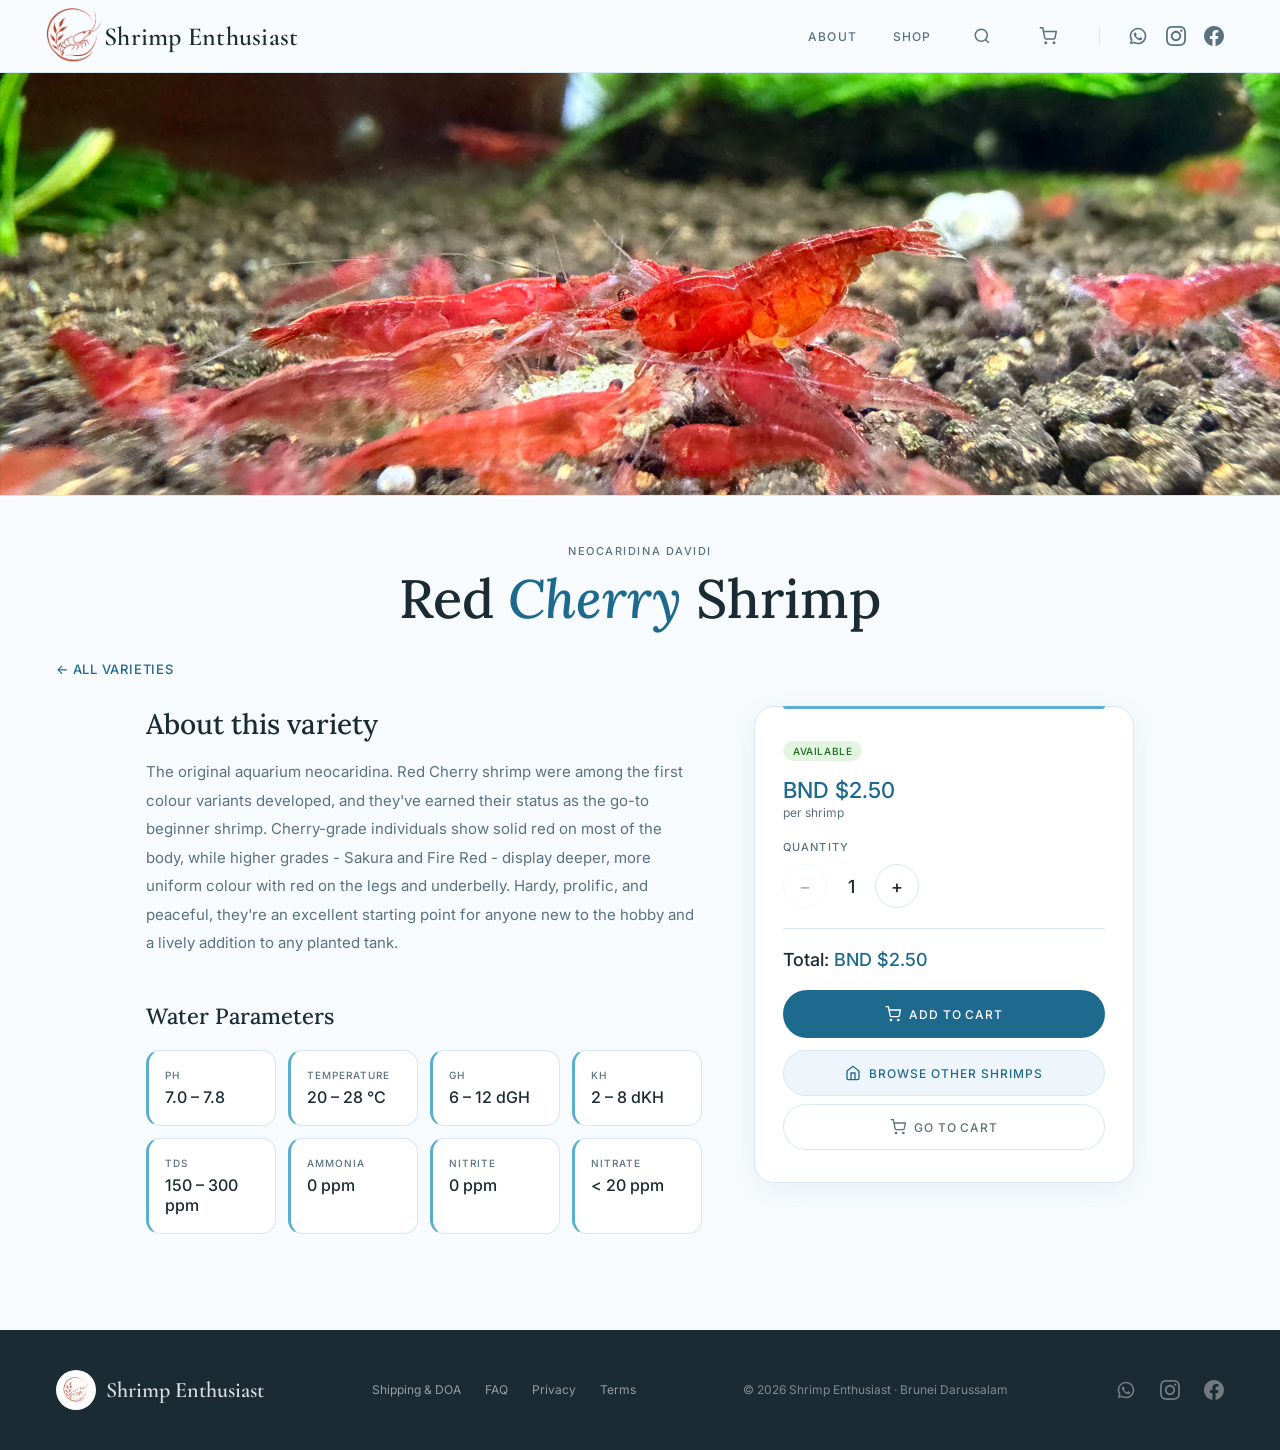
<file: varieties/red-cherry.html>
<!DOCTYPE html>
<html lang="en">
<head>
  <meta charset="UTF-8" />
  <meta name="viewport" content="width=device-width, initial-scale=1.0" />
  <title>Red Cherry Shrimp for Sale in Brunei | Shrimp Enthusiast</title>
  <meta name="description" content="Buy Red Cherry neocaridina shrimp from BND $2.50. The original aquarium neocaridina — hardy, prolific, and perfect for beginners. Bred in Brunei.">
  <meta name="geo.region" content="BN">
  <meta name="geo.placename" content="Brunei Darussalam">
  <meta property="og:title" content="Red Cherry Shrimp for Sale in Brunei - Shrimp Enthusiast">
  <meta property="og:description" content="Buy Red Cherry neocaridina shrimp from BND $2.50. The original aquarium neocaridina — hardy, prolific, and perfect for beginners. Bred in Brunei.">
  <meta property="og:type" content="product">
  <meta property="og:url" content="https://shrimpenthusiast.com/varieties/red-cherry.html">
  <meta property="og:image" content="https://shrimpenthusiast.com/images/red-cherry.webp">
  <link rel="canonical" href="https://shrimpenthusiast.com/varieties/red-cherry.html">
  <link rel="preconnect" href="https://fonts.googleapis.com">
  <link rel="preconnect" href="https://fonts.gstatic.com" crossorigin>
  <link href="https://fonts.googleapis.com/css2?family=Lora:ital,wght@0,400;0,500;0,600;1,400;1,500&family=Inter:wght@400;500&family=Cormorant+Garamond:wght@600&display=swap" rel="stylesheet">
  <link rel="icon" type="image/x-icon" href="../favicon.ico">
  <link rel="apple-touch-icon" href="../apple-touch-icon.png">
  <link rel="stylesheet" href="../css/style.css?v=20261024">
  <style>

    /* ── VARIETY BANNER ── */
    .variety-banner {
      width: 100%;
      background: #fff;
      border-bottom: 1px solid var(--border);
      position: relative;
      overflow: hidden;
    }

    .variety-banner img {
      width: 100%;
      display: block;
      padding: 0;
      aspect-ratio: 1400 / 462;
      object-fit: cover;
      object-position: center; /* adjust per variety: e.g. "center 30%", "top", "bottom" */
    }

    .variety-banner-caption {
      text-align: center;
      padding: 48px 56px 0;
      max-width: 1100px;
      margin: 0 auto;
    }

    .variety-banner-eyebrow {
      display: block;
      font-family: 'Inter', sans-serif;
      font-size: 11px;
      font-weight: 500;
      letter-spacing: 0.14em;
      text-transform: uppercase;
      color: var(--text-secondary);
      margin-bottom: 10px;
    }

    .variety-banner-title {
      font-family: 'Lora', serif;
      font-size: 54px;
      font-weight: 500;
      color: var(--text);
      line-height: 1.15;
    }

    .variety-banner-title em {
      font-style: italic;
      color: var(--blue-deep);
    }

    /* ── BREADCRUMB ── */
    .breadcrumb {
      padding: 28px 56px;
    }

    .breadcrumb a {
      font-family: 'Inter', sans-serif;
      font-size: 13px;
      font-weight: 500;
      letter-spacing: 0.06em;
      text-transform: uppercase;
      color: var(--blue-deep);
      text-decoration: none;
      transition: color 0.2s;
    }

    .breadcrumb a:hover {
      color: var(--blue-darker);
    }

    /* ── TWO-COLUMN LAYOUT ── */
    .variety-layout {
      max-width: 1100px;
      margin: 0 auto;
      padding: 0 56px 96px;
      display: grid;
      grid-template-columns: 1fr 380px;
      gap: 52px;
    }

    /* ── LEFT COLUMN ── */
    .variety-main h2 {
      font-family: 'Lora', serif;
      font-size: 28px;
      font-weight: 500;
      color: var(--text);
      margin-bottom: 16px;
    }

    .variety-main p {
      font-family: 'Inter', sans-serif;
      font-size: 15px;
      font-weight: 400;
      color: var(--text-secondary);
      line-height: 1.9;
    }

    .variety-main h3 {
      font-family: 'Lora', serif;
      font-size: 22px;
      font-weight: 500;
      color: var(--text);
      margin-top: 44px;
      margin-bottom: 20px;
    }

    /* ── PARAMS GRID ── */
    .params-grid {
      display: grid;
      grid-template-columns: repeat(4, 1fr);
      gap: 12px;
    }

    .param-tile {
      background: var(--bg-card);
      border: 1px solid var(--border);
      border-left: 3px solid var(--blue);
      border-radius: 14px;
      padding: 18px 16px;
    }

    .param-label {
      font-family: 'Inter', sans-serif;
      font-size: 10px;
      font-weight: 500;
      letter-spacing: 0.1em;
      text-transform: uppercase;
      color: var(--text-secondary);
      margin-bottom: 6px;
    }

    .param-value {
      font-family: 'Inter', sans-serif;
      font-size: 16px;
      font-weight: 500;
      color: var(--text);
    }

    /* ── RIGHT COLUMN / SIDEBAR ── */
    .variety-sidebar {
      position: sticky;
      top: 88px;
    }

    .order-card {
      background: var(--bg-card);
      border: 1px solid var(--border);
      border-radius: 20px;
      padding: 32px 28px;
      box-shadow: 0 6px 30px rgba(30,106,142,0.07);
      position: relative;
    }

    .order-card::before {
      content: '';
      position: absolute;
      top: -1px; left: 28px; right: 28px;
      height: 3px;
      background: var(--blue);
      border-radius: 0 0 4px 4px;
    }

    .order-price {
      font-family: 'Inter', sans-serif;
      font-size: 22px;
      font-weight: 500;
      color: var(--blue-deep);
      margin-bottom: 2px;
    }

    .order-price-unit {
      font-family: 'Inter', sans-serif;
      font-size: 12px;
      font-weight: 400;
      color: var(--text-secondary);
      margin-bottom: 20px;
    }

    .order-divider {
      border: none;
      border-top: 1px solid var(--border);
      margin: 20px 0;
    }

    .order-total {
      font-family: 'Inter', sans-serif;
      font-size: 18px;
      font-weight: 500;
      color: var(--text);
      margin-bottom: 20px;
    }

    .order-total span {
      color: var(--blue-deep);
    }

    .order-qty-label {
      font-family: 'Inter', sans-serif;
      font-size: 11px;
      font-weight: 500;
      letter-spacing: 0.1em;
      text-transform: uppercase;
      color: var(--text-secondary);
      margin-bottom: 10px;
    }

    .qty-stepper {
      display: flex;
      align-items: center;
      gap: 0;
      margin-bottom: 20px;
    }

    .qty-btn {
      width: 44px;
      height: 44px;
      border-radius: 50%;
      border: 1px solid var(--border);
      background: var(--bg-card);
      color: var(--text);
      font-family: 'Inter', sans-serif;
      font-size: 18px;
      font-weight: 500;
      cursor: pointer;
      display: flex;
      align-items: center;
      justify-content: center;
      transition: background 0.15s, border-color 0.15s;
      flex-shrink: 0;
    }

    .qty-btn:hover {
      background: var(--bg-soft);
      border-color: var(--blue);
    }

    .qty-btn:disabled {
      opacity: 0.35;
      cursor: not-allowed;
    }

    .qty-btn:disabled:hover {
      background: var(--bg-card);
      border-color: var(--border);
    }

    .qty-value {
      font-family: 'Inter', sans-serif;
      font-size: 18px;
      font-weight: 500;
      color: var(--text);
      min-width: 48px;
      text-align: center;
    }

    .order-cart-btn {
      display: flex;
      align-items: center;
      justify-content: center;
      gap: 8px;
      width: 100%;
      background: var(--blue-deep);
      color: #fff;
      text-decoration: none;
      font-family: 'Inter', sans-serif;
      font-size: 12px;
      font-weight: 500;
      letter-spacing: 0.08em;
      text-transform: uppercase;
      padding: 16px 24px;
      border-radius: 99px;
      border: none;
      cursor: pointer;
      transition: background 0.2s, transform 0.15s;
    }

    .order-cart-btn:hover {
      background: var(--blue-darker);
      transform: translateY(-1px);
    }

    .order-note {
      font-family: 'Inter', sans-serif;
      font-size: 12px;
      font-weight: 400;
      color: var(--text-secondary);
      margin-top: 16px;
      line-height: 1.7;
    }


    .order-browse-btn,
    .order-goto-cart-btn {
      display: flex;
      align-items: center;
      justify-content: center;
      gap: 8px;
      width: 100%;
      font-family: 'Inter', sans-serif;
      font-size: 12px;
      font-weight: 500;
      letter-spacing: 0.08em;
      text-transform: uppercase;
      padding: 14px 24px;
      border-radius: 99px;
      text-decoration: none;
      cursor: pointer;
      transition: background 0.2s, transform 0.15s;
    }

    .order-browse-btn {
      margin-top: 12px;
      background: var(--bg-soft);
      color: var(--blue-deep);
      border: 1px solid var(--border);
    }
    .order-browse-btn:hover {
      background: var(--border);
      transform: translateY(-1px);
    }

    .order-goto-cart-btn {
      margin-top: 8px;
      background: none;
      color: var(--text-secondary);
      border: 1px solid var(--border);
    }
    .order-goto-cart-btn:hover {
      color: var(--text);
      border-color: var(--text-secondary);
      transform: translateY(-1px);
    }

    /* ── ANIMATIONS (page-specific) ── */
    .variety-banner { animation: fadeUp 0.5s 0.05s ease both; }

    /* ── RESPONSIVE (page-specific) ── */
    @media (max-width: 860px) {
      .variety-layout {
        grid-template-columns: 1fr;
        padding: 0 24px 72px;
      }
      .variety-sidebar {
        position: static;
      }
      .breadcrumb { padding: 20px 24px; }
      .params-grid { grid-template-columns: repeat(2, 1fr); }
      .variety-banner img { padding: 0; }
      .variety-banner-caption { padding: 36px 24px 0; }
      .variety-banner-title { font-size: 38px; }
    }

    @media (max-width: 480px) {
      .variety-banner img { padding: 0; }
      .variety-banner-title { font-size: 30px; }
      .params-grid { grid-template-columns: repeat(2, 1fr); }
    }
  </style>
  <script type="application/ld+json">
  {
    "@context": "https://schema.org",
    "@type": "Product",
    "name": "Red Cherry Neocaridina Shrimp",
    "description": "The original aquarium neocaridina. Hardy, prolific, and peaceful — an excellent starting point for anyone new to the hobby.",
    "image": "https://shrimpenthusiast.com/images/red-cherry.webp",
    "url": "https://shrimpenthusiast.com/varieties/red-cherry.html",
    "brand": {
      "@type": "Brand",
      "name": "Shrimp Enthusiast"
    },
    "offers": {
      "@type": "Offer",
      "price": "2.50",
      "priceCurrency": "BND",
      "availability": "https://schema.org/InStock",
      "url": "https://shrimpenthusiast.com/varieties/red-cherry.html",
      "areaServed": { "@type": "Country", "name": "Brunei Darussalam" },
      "seller": { "@type": "Organization", "name": "Shrimp Enthusiast" }
    }
  }
  </script>
</head>
<body>

  <!-- NAV -->
  <nav>
    <a href="../index.html" class="logo">
      <div class="logo-mark"><img src="../images/logo.webp" alt="Shrimp Enthusiast logo" width="70" height="70"></div>
      Shrimp Enthusiast
    </a>
    <button class="nav-toggle" id="navToggle" aria-label="Toggle navigation" aria-expanded="false">
      <svg class="icon-open" width="22" height="22" viewBox="0 0 24 24" fill="none" stroke="currentColor" stroke-width="2" aria-hidden="true"><line x1="3" y1="6" x2="21" y2="6"/><line x1="3" y1="12" x2="21" y2="12"/><line x1="3" y1="18" x2="21" y2="18"/></svg>
      <svg class="icon-close" width="22" height="22" viewBox="0 0 24 24" fill="none" stroke="currentColor" stroke-width="2" aria-hidden="true"><line x1="18" y1="6" x2="6" y2="18"/><line x1="6" y1="6" x2="18" y2="18"/></svg>
    </button>
    <div class="nav-links" id="navLinks">
      <a href="../about.html">About</a>
      <a href="../shop.html">Shop</a>
      <button class="nav-search-btn" id="searchBtn" aria-label="Search varieties">
        <svg width="18" height="18" viewBox="0 0 24 24" fill="none" stroke="currentColor" stroke-width="2"><circle cx="11" cy="11" r="8"/><line x1="21" y1="21" x2="16.65" y2="16.65"/></svg>
      </button>
      <button class="nav-cart-btn" id="cartBtn" aria-label="View cart">
        <svg width="18" height="18" viewBox="0 0 24 24" fill="none" stroke="currentColor" stroke-width="2"><circle cx="9" cy="21" r="1"/><circle cx="20" cy="21" r="1"/><path d="M1 1h4l2.68 13.39a2 2 0 002 1.61h9.72a2 2 0 002-1.61L23 6H6"/></svg>
        <span class="cart-badge" id="cartBadge"></span>
      </button>
      <div class="nav-social">
        <a href="https://wa.me/6738740667" class="social-link whatsapp" target="_blank" rel="noopener" aria-label="WhatsApp">
          <svg width="20" height="20" viewBox="0 0 24 24" fill="currentColor" aria-hidden="true"><path d="M12 2C6.477 2 2 6.477 2 12c0 1.89.525 3.66 1.438 5.168L2 22l4.978-1.358A9.945 9.945 0 0012 22c5.523 0 10-4.477 10-10S17.523 2 12 2zm0 18a7.945 7.945 0 01-4.056-1.107l-.29-.173-3.01.82.849-2.944-.19-.303A7.944 7.944 0 014 12c0-4.411 3.589-8 8-8s8 3.589 8 8-3.589 8-8 8zm4.406-5.595c-.242-.121-1.432-.707-1.654-.787-.222-.08-.384-.121-.545.121-.16.242-.625.787-.766.949-.14.161-.282.181-.523.06-.242-.12-1.021-.376-1.945-1.196-.718-.64-1.203-1.43-1.344-1.672-.14-.242-.015-.373.105-.493.109-.109.242-.282.363-.423.12-.14.161-.242.242-.403.08-.161.04-.302-.02-.423-.06-.121-.545-1.313-.748-1.797-.196-.473-.396-.408-.545-.416-.14-.007-.302-.009-.463-.009-.16 0-.423.06-.645.302-.222.242-.847.827-.847 2.016s.867 2.337.988 2.499c.12.161 1.706 2.605 4.133 3.652.578.25 1.028.399 1.38.51.58.185 1.107.159 1.524.096.465-.069 1.432-.586 1.634-1.151.201-.565.201-1.05.14-1.151-.06-.1-.221-.161-.463-.282z"/></svg>
        </a>
        <a href="https://www.instagram.com/shrimp_enthusiast/" class="social-link instagram" target="_blank" rel="noopener" aria-label="Instagram">
          <svg width="20" height="20" viewBox="0 0 24 24" fill="currentColor" aria-hidden="true"><path d="M12 2.163c3.204 0 3.584.012 4.85.07 3.252.148 4.771 1.691 4.919 4.919.058 1.265.069 1.645.069 4.849 0 3.205-.012 3.584-.069 4.849-.149 3.225-1.664 4.771-4.919 4.919-1.266.058-1.644.07-4.85.07-3.204 0-3.584-.012-4.849-.07-3.26-.149-4.771-1.699-4.919-4.92-.058-1.265-.07-1.644-.07-4.849 0-3.204.013-3.583.07-4.849.149-3.227 1.664-4.771 4.919-4.919 1.266-.057 1.645-.069 4.849-.069zm0-2.163c-3.259 0-3.667.014-4.947.072-4.358.2-6.78 2.618-6.98 6.98-.059 1.281-.073 1.689-.073 4.948 0 3.259.014 3.668.072 4.948.2 4.358 2.618 6.78 6.98 6.98 1.281.058 1.689.072 4.948.072 3.259 0 3.668-.014 4.948-.072 4.354-.2 6.782-2.618 6.979-6.98.059-1.28.073-1.689.073-4.948 0-3.259-.014-3.667-.072-4.947-.196-4.354-2.617-6.78-6.979-6.98-1.281-.059-1.69-.073-4.949-.073zm0 5.838c-3.403 0-6.162 2.759-6.162 6.162s2.759 6.163 6.162 6.163 6.162-2.759 6.162-6.163c0-3.403-2.759-6.162-6.162-6.162zm0 10.162c-2.209 0-4-1.79-4-4 0-2.209 1.791-4 4-4s4 1.791 4 4c0 2.21-1.791 4-4 4zm6.406-11.845c-.796 0-1.441.645-1.441 1.44s.645 1.44 1.441 1.44c.795 0 1.439-.645 1.439-1.44s-.644-1.44-1.439-1.44z"/></svg>
        </a>
        <a href="https://www.facebook.com/shrimp.enthusiast.92/" class="social-link facebook" target="_blank" rel="noopener" aria-label="Facebook">
          <svg width="20" height="20" viewBox="0 0 24 24" fill="currentColor" aria-hidden="true"><path d="M24 12.073c0-6.627-5.373-12-12-12s-12 5.373-12 12c0 5.99 4.388 10.954 10.125 11.854v-8.385H7.078v-3.47h3.047V9.43c0-3.007 1.792-4.669 4.533-4.669 1.312 0 2.686.235 2.686.235v2.953H15.83c-1.491 0-1.956.925-1.956 1.874v2.25h3.328l-.532 3.47h-2.796v8.385C19.612 23.027 24 18.062 24 12.073z"/></svg>
        </a>
      </div>
    </div>
  </nav>

  <!-- VARIETY BANNER -->
  <div class="variety-banner">
    <img src="../images/red-cherry.webp" alt="Red Cherry neocaridina shrimp in a planted aquarium">
  </div>
  <div class="variety-banner-caption">
    <span class="variety-banner-eyebrow">Neocaridina davidi</span>
    <h1 class="variety-banner-title">Red <em>Cherry</em> Shrimp</h1>
  </div>

  <!-- BREADCRUMB -->
  <div class="breadcrumb">
    <a href="../shop.html">&larr; All varieties</a>
  </div>

  <!-- TWO-COLUMN LAYOUT -->
  <div class="variety-layout">

    <!-- LEFT COLUMN -->
    <div class="variety-main">
      <div class="reveal">
        <h2>About this variety</h2>
        <p>The original aquarium neocaridina. Red Cherry shrimp were among the first colour variants developed, and they've earned their status as the go-to beginner shrimp. Cherry-grade individuals show solid red on most of the body, while higher grades - Sakura and Fire Red - display deeper, more uniform colour with red on the legs and underbelly. Hardy, prolific, and peaceful, they're an excellent starting point for anyone new to the hobby and a lively addition to any planted tank.</p>
      </div>

      <div class="reveal">
        <h3>Water Parameters</h3>
        <div class="params-grid">
          <div class="param-tile">
            <div class="param-label">pH</div>
            <div class="param-value">7.0 – 7.8</div>
          </div>
          <div class="param-tile">
            <div class="param-label">Temperature</div>
            <div class="param-value">20 – 28 °C</div>
          </div>
          <div class="param-tile">
            <div class="param-label">GH</div>
            <div class="param-value">6 – 12 dGH</div>
          </div>
          <div class="param-tile">
            <div class="param-label">KH</div>
            <div class="param-value">2 – 8 dKH</div>
          </div>
          <div class="param-tile">
            <div class="param-label">TDS</div>
            <div class="param-value">150 – 300 ppm</div>
          </div>
          <div class="param-tile">
            <div class="param-label">Ammonia</div>
            <div class="param-value">0 ppm</div>
          </div>
          <div class="param-tile">
            <div class="param-label">Nitrite</div>
            <div class="param-value">0 ppm</div>
          </div>
          <div class="param-tile">
            <div class="param-label">Nitrate</div>
            <div class="param-value">&lt; 20 ppm</div>
          </div>
        </div>
      </div>
    </div>

    <!-- RIGHT COLUMN / SIDEBAR -->
    <div class="variety-sidebar">
      <div class="order-card reveal">
        <div class="order-price">BND $2.50</div>
        <div class="order-price-unit">per shrimp</div>

        <div class="order-qty-label">Quantity</div>
        <div class="qty-stepper">
          <button class="qty-btn" id="qtyMinus" aria-label="Decrease quantity" disabled>&#8722;</button>
          <span class="qty-value" id="qtyValue">1</span>
          <button class="qty-btn" id="qtyPlus" aria-label="Increase quantity">&#43;</button>
        </div>

        <hr class="order-divider">

        <div class="order-total">Total: <span id="orderTotal">BND $2.50</span></div>

        <button class="order-cart-btn" id="addCartBtn">
          <svg width="16" height="16" viewBox="0 0 24 24" fill="none" stroke="currentColor" stroke-width="2"><circle cx="9" cy="21" r="1"/><circle cx="20" cy="21" r="1"/><path d="M1 1h4l2.68 13.39a2 2 0 002 1.61h9.72a2 2 0 002-1.61L23 6H6"/></svg>
          Add to Cart
        </button>

        <a href="../shop.html" class="order-browse-btn">
          <svg width="16" height="16" viewBox="0 0 24 24" fill="none" stroke="currentColor" stroke-width="2"><path d="M3 9l9-7 9 7v11a2 2 0 01-2 2H5a2 2 0 01-2-2z"/><polyline points="9 22 9 12 15 12 15 22"/></svg>
          Browse Other Shrimps
        </a>
        <button class="order-goto-cart-btn" id="goToCartBtn">
          <svg width="16" height="16" viewBox="0 0 24 24" fill="none" stroke="currentColor" stroke-width="2"><circle cx="9" cy="21" r="1"/><circle cx="20" cy="21" r="1"/><path d="M1 1h4l2.68 13.39a2 2 0 002 1.61h9.72a2 2 0 002-1.61L23 6H6"/></svg>
          Go to Cart
        </button>

      </div>
    </div>

  </div>

  <!-- FOOTER -->
  <footer>
    <a href="../index.html" class="footer-logo">
      <div class="footer-logo-mark"><img src="../images/logo.webp" alt="Shrimp Enthusiast logo" width="40" height="40"></div>
      Shrimp Enthusiast
    </a>
    <div class="footer-nav">
      <a href="../shipping.html">Shipping & DOA</a>
      <a href="../faq.html">FAQ</a>
      <a href="../privacy.html">Privacy</a>
      <a href="../terms.html">Terms</a>
    </div>
    <p>&copy; 2026 Shrimp Enthusiast &middot; Brunei Darussalam</p>
    <div class="footer-links">
      <a href="https://wa.me/6738740667" class="social-link whatsapp" target="_blank" rel="noopener" aria-label="WhatsApp">
        <svg width="20" height="20" viewBox="0 0 24 24" fill="currentColor" aria-hidden="true"><path d="M12 2C6.477 2 2 6.477 2 12c0 1.89.525 3.66 1.438 5.168L2 22l4.978-1.358A9.945 9.945 0 0012 22c5.523 0 10-4.477 10-10S17.523 2 12 2zm0 18a7.945 7.945 0 01-4.056-1.107l-.29-.173-3.01.82.849-2.944-.19-.303A7.944 7.944 0 014 12c0-4.411 3.589-8 8-8s8 3.589 8 8-3.589 8-8 8zm4.406-5.595c-.242-.121-1.432-.707-1.654-.787-.222-.08-.384-.121-.545.121-.16.242-.625.787-.766.949-.14.161-.282.181-.523.06-.242-.12-1.021-.376-1.945-1.196-.718-.64-1.203-1.43-1.344-1.672-.14-.242-.015-.373.105-.493.109-.109.242-.282.363-.423.12-.14.161-.242.242-.403.08-.161.04-.302-.02-.423-.06-.121-.545-1.313-.748-1.797-.196-.473-.396-.408-.545-.416-.14-.007-.302-.009-.463-.009-.16 0-.423.06-.645.302-.222.242-.847.827-.847 2.016s.867 2.337.988 2.499c.12.161 1.706 2.605 4.133 3.652.578.25 1.028.399 1.38.51.58.185 1.107.159 1.524.096.465-.069 1.432-.586 1.634-1.151.201-.565.201-1.05.14-1.151-.06-.1-.221-.161-.463-.282z"/></svg>
      </a>
      <a href="https://www.instagram.com/shrimp_enthusiast/" class="social-link instagram" target="_blank" rel="noopener" aria-label="Instagram">
        <svg width="20" height="20" viewBox="0 0 24 24" fill="currentColor" aria-hidden="true"><path d="M12 2.163c3.204 0 3.584.012 4.85.07 3.252.148 4.771 1.691 4.919 4.919.058 1.265.069 1.645.069 4.849 0 3.205-.012 3.584-.069 4.849-.149 3.225-1.664 4.771-4.919 4.919-1.266.058-1.644.07-4.85.07-3.204 0-3.584-.012-4.849-.07-3.26-.149-4.771-1.699-4.919-4.92-.058-1.265-.07-1.644-.07-4.849 0-3.204.013-3.583.07-4.849.149-3.227 1.664-4.771 4.919-4.919 1.266-.057 1.645-.069 4.849-.069zm0-2.163c-3.259 0-3.667.014-4.947.072-4.358.2-6.78 2.618-6.98 6.98-.059 1.281-.073 1.689-.073 4.948 0 3.259.014 3.668.072 4.948.2 4.358 2.618 6.78 6.98 6.98 1.281.058 1.689.072 4.948.072 3.259 0 3.668-.014 4.948-.072 4.354-.2 6.782-2.618 6.979-6.98.059-1.28.073-1.689.073-4.948 0-3.259-.014-3.667-.072-4.947-.196-4.354-2.617-6.78-6.979-6.98-1.281-.059-1.69-.073-4.949-.073zm0 5.838c-3.403 0-6.162 2.759-6.162 6.162s2.759 6.163 6.162 6.163 6.162-2.759 6.162-6.163c0-3.403-2.759-6.162-6.162-6.162zm0 10.162c-2.209 0-4-1.79-4-4 0-2.209 1.791-4 4-4s4 1.791 4 4c0 2.21-1.791 4-4 4zm6.406-11.845c-.796 0-1.441.645-1.441 1.44s.645 1.44 1.441 1.44c.795 0 1.439-.645 1.439-1.44s-.644-1.44-1.439-1.44z"/></svg>
      </a>
      <a href="https://www.facebook.com/shrimp.enthusiast.92/" class="social-link facebook" target="_blank" rel="noopener" aria-label="Facebook">
        <svg width="20" height="20" viewBox="0 0 24 24" fill="currentColor" aria-hidden="true"><path d="M24 12.073c0-6.627-5.373-12-12-12s-12 5.373-12 12c0 5.99 4.388 10.954 10.125 11.854v-8.385H7.078v-3.47h3.047V9.43c0-3.007 1.792-4.669 4.533-4.669 1.312 0 2.686.235 2.686.235v2.953H15.83c-1.491 0-1.956.925-1.956 1.874v2.25h3.328l-.532 3.47h-2.796v8.385C19.612 23.027 24 18.062 24 12.073z"/></svg>
      </a>
    </div>
  </footer>

  <!-- CART OVERLAY -->
  <div class="cart-overlay" id="cartOverlay">
    <div class="cart-panel">
      <div class="cart-header">
        <h2>Your Cart</h2>
        <button class="cart-close" id="cartClose" aria-label="Close cart">
          <svg width="20" height="20" viewBox="0 0 24 24" fill="none" stroke="currentColor" stroke-width="2"><line x1="18" y1="6" x2="6" y2="18"/><line x1="6" y1="6" x2="18" y2="18"/></svg>
        </button>
      </div>
      <div class="cart-items" id="cartItems"></div>
      <div class="cart-footer" id="cartFooter" style="display:none;">
        <div class="cart-total">
          <span class="cart-total-label">Total</span>
          <span class="cart-total-value" id="cartTotalValue">BND $0.00</span>
        </div>
        <a class="cart-checkout-btn" id="cartCheckoutBtn" href="#" target="_blank" rel="noopener">
          <svg width="16" height="16" viewBox="0 0 24 24" fill="currentColor" aria-hidden="true"><path d="M12 2C6.477 2 2 6.477 2 12c0 1.89.525 3.66 1.438 5.168L2 22l4.978-1.358A9.945 9.945 0 0012 22c5.523 0 10-4.477 10-10S17.523 2 12 2zm0 18a7.945 7.945 0 01-4.056-1.107l-.29-.173-3.01.82.849-2.944-.19-.303A7.944 7.944 0 014 12c0-4.411 3.589-8 8-8s8 3.589 8 8-3.589 8-8 8zm4.406-5.595c-.242-.121-1.432-.707-1.654-.787-.222-.08-.384-.121-.545.121-.16.242-.625.787-.766.949-.14.161-.282.181-.523.06-.242-.12-1.021-.376-1.945-1.196-.718-.64-1.203-1.43-1.344-1.672-.14-.242-.015-.373.105-.493.109-.109.242-.282.363-.423.12-.14.161-.242.242-.403.08-.161.04-.302-.02-.423-.06-.121-.545-1.313-.748-1.797-.196-.473-.396-.408-.545-.416-.14-.007-.302-.009-.463-.009-.16 0-.423.06-.645.302-.222.242-.847.827-.847 2.016s.867 2.337.988 2.499c.12.161 1.706 2.605 4.133 3.652.578.25 1.028.399 1.38.51.58.185 1.107.159 1.524.096.465-.069 1.432-.586 1.634-1.151.201-.565.201-1.05.14-1.151-.06-.1-.221-.161-.463-.282z"/></svg>
          Checkout via WhatsApp
        </a>
      </div>
    </div>
  </div>

  <!-- SEARCH OVERLAY -->
  <div class="search-overlay" id="searchOverlay">
    <div class="search-modal">
      <div class="search-input-wrap">
        <svg width="18" height="18" viewBox="0 0 24 24" fill="none" stroke="currentColor" stroke-width="2"><circle cx="11" cy="11" r="8"/><line x1="21" y1="21" x2="16.65" y2="16.65"/></svg>
        <input type="text" class="search-input" id="searchInput" placeholder="Search varieties..." autocomplete="off">
      </div>
      <div class="search-results" id="searchResults"></div>
    </div>
  </div>

  <script src="../js/stock.js?v=20261024"></script>
  <script src="../js/shared.js?v=20261024"></script>
  <script>

    // ── Quantity Stepper + Add to Cart ──
    (function() {
      var varietyName = 'Red Cherry';
      var varietySlug = 'red-cherry';
      var pricePerShrimp = 2.50;
      var varietyColor = '#C83232';
      var qty = 1;
      var min = 1;
      var max = 50;
      var qtyValue = document.getElementById('qtyValue');
      var qtyMinus = document.getElementById('qtyMinus');
      var qtyPlus = document.getElementById('qtyPlus');
      var totalEl = document.getElementById('orderTotal');
      var addBtn = document.getElementById('addCartBtn');

      function updateUI() {
        qtyValue.textContent = qty;
        qtyMinus.disabled = qty <= min;
        qtyPlus.disabled = qty >= max;
        totalEl.textContent = 'BND $' + (qty * pricePerShrimp).toFixed(2);
      }

      qtyMinus.addEventListener('click', function() {
        if (qty > min) { qty--; updateUI(); }
      });

      qtyPlus.addEventListener('click', function() {
        if (qty < max) { qty++; updateUI(); }
      });

      addBtn.addEventListener('click', function() {
        Cart.addItem(varietyName, varietySlug, pricePerShrimp, qty, varietyColor);
        addBtn.textContent = 'Added to Cart!';
        setTimeout(function() { addBtn.innerHTML = '<svg width="16" height="16" viewBox="0 0 24 24" fill="none" stroke="currentColor" stroke-width="2"><circle cx="9" cy="21" r="1"/><circle cx="20" cy="21" r="1"/><path d="M1 1h4l2.68 13.39a2 2 0 002 1.61h9.72a2 2 0 002-1.61L23 6H6"/></svg> Add to Cart'; }, 1200);
      });

      updateUI();
      Cart.updateBadge();
    })();

    // ── Go to Cart button ──
    var goToCartBtn = document.getElementById('goToCartBtn');
    if (goToCartBtn) {
      goToCartBtn.addEventListener('click', function() {
        Cart.renderCart();
        document.getElementById('cartOverlay').classList.add('open');
      });
    }
  </script>

</body>
</html>
</file>
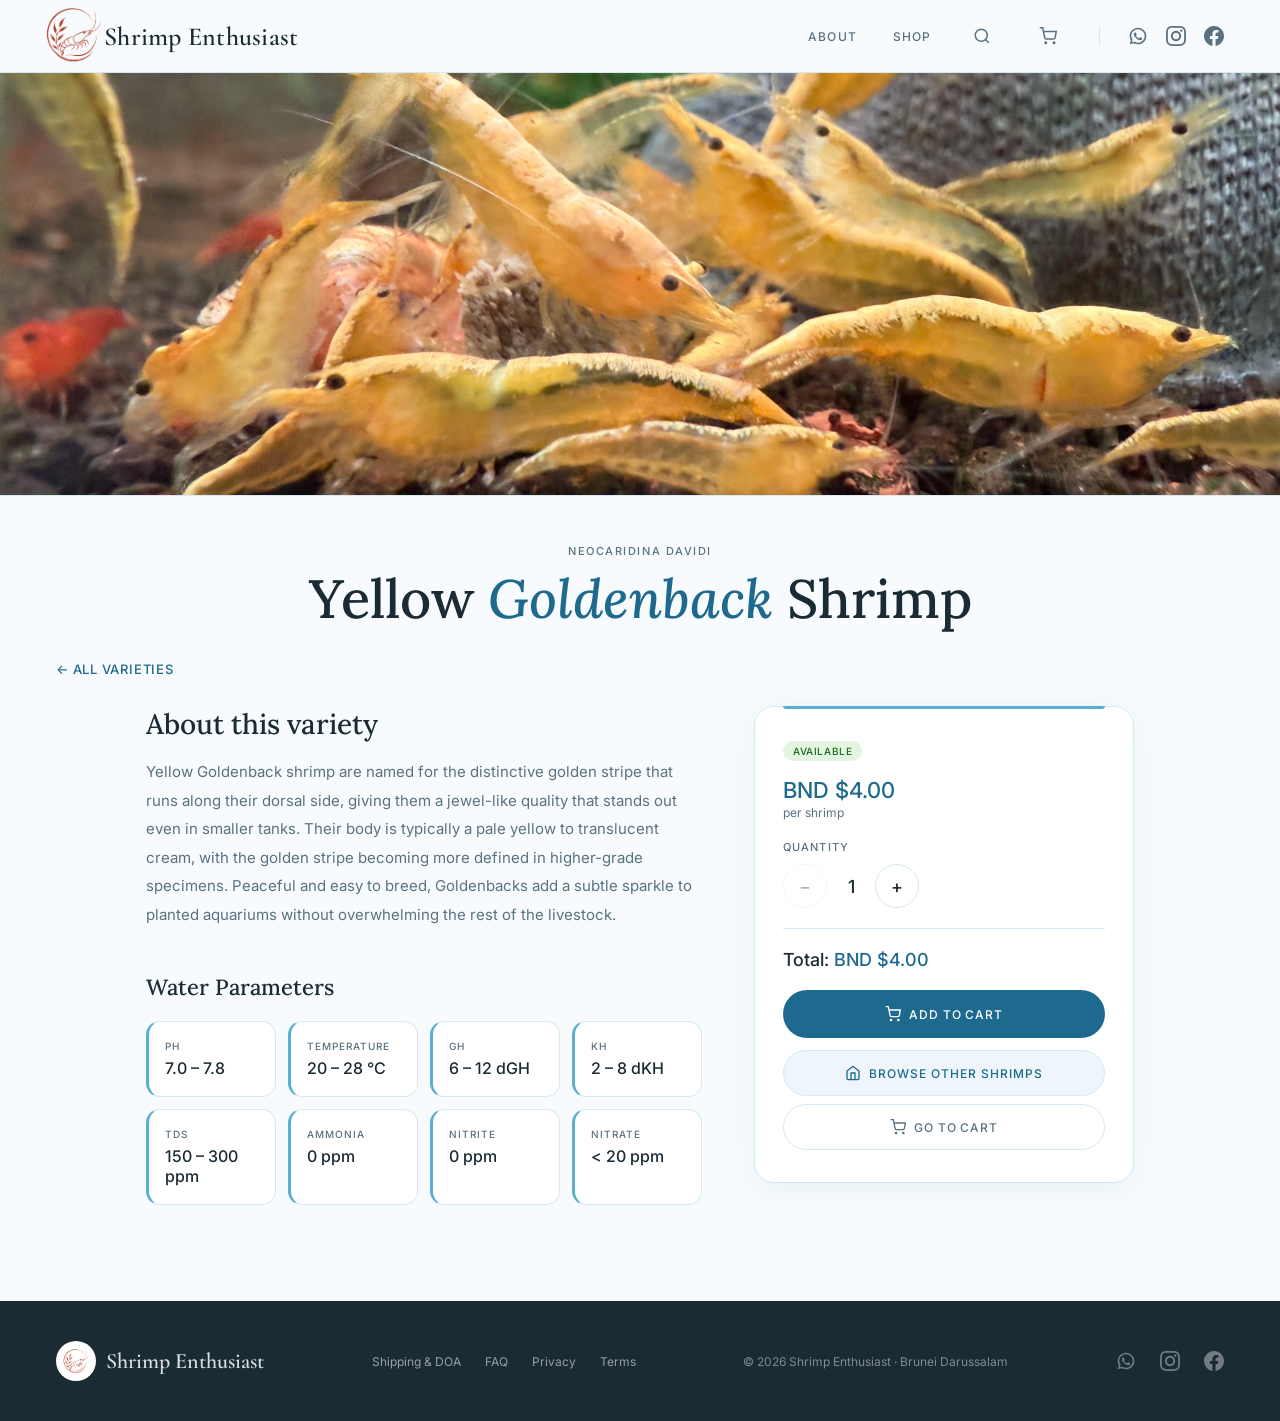
<file: varieties/yellow-goldenback.html>
<!DOCTYPE html>
<html lang="en">
<head>
  <meta charset="UTF-8" />
  <meta name="viewport" content="width=device-width, initial-scale=1.0" />
  <title>Yellow Goldenback Shrimp for Sale in Brunei | Shrimp Enthusiast</title>
  <meta name="description" content="Buy Yellow Goldenback neocaridina shrimp from BND $4.00. Named for the distinctive golden stripe along their dorsal side. Bred in Brunei.">
  <meta name="geo.region" content="BN">
  <meta name="geo.placename" content="Brunei Darussalam">
  <meta property="og:title" content="Yellow Goldenback Shrimp for Sale in Brunei - Shrimp Enthusiast">
  <meta property="og:description" content="Buy Yellow Goldenback neocaridina shrimp from BND $4.00. Named for the distinctive golden stripe along their dorsal side. Bred in Brunei.">
  <meta property="og:type" content="product">
  <meta property="og:url" content="https://shrimpenthusiast.com/varieties/yellow-goldenback.html">
  <meta property="og:image" content="https://shrimpenthusiast.com/images/yellow-goldenback.webp">
  <link rel="canonical" href="https://shrimpenthusiast.com/varieties/yellow-goldenback.html">
  <link rel="preconnect" href="https://fonts.googleapis.com">
  <link rel="preconnect" href="https://fonts.gstatic.com" crossorigin>
  <link href="https://fonts.googleapis.com/css2?family=Lora:ital,wght@0,400;0,500;0,600;1,400;1,500&family=Inter:wght@400;500&family=Cormorant+Garamond:wght@600&display=swap" rel="stylesheet">
  <link rel="icon" type="image/x-icon" href="../favicon.ico">
  <link rel="apple-touch-icon" href="../apple-touch-icon.png">
  <link rel="stylesheet" href="../css/style.css?v=20261024">
  <style>

    /* ── VARIETY BANNER ── */
    .variety-banner {
      width: 100%;
      background: #fff;
      border-bottom: 1px solid var(--border);
      position: relative;
      overflow: hidden;
    }

    .variety-banner img {
      width: 100%;
      display: block;
      padding: 0;
      aspect-ratio: 1400 / 462;
      object-fit: cover;
      object-position: center 70%; /* adjust per variety: e.g. "center 30%", "top", "bottom" */
    }

    .variety-banner-caption {
      text-align: center;
      padding: 48px 56px 0;
      max-width: 1100px;
      margin: 0 auto;
    }

    .variety-banner-eyebrow {
      display: block;
      font-family: 'Inter', sans-serif;
      font-size: 11px;
      font-weight: 500;
      letter-spacing: 0.14em;
      text-transform: uppercase;
      color: var(--text-secondary);
      margin-bottom: 10px;
    }

    .variety-banner-title {
      font-family: 'Lora', serif;
      font-size: 54px;
      font-weight: 500;
      color: var(--text);
      line-height: 1.15;
    }

    .variety-banner-title em {
      font-style: italic;
      color: var(--blue-deep);
    }

    /* ── BREADCRUMB ── */
    .breadcrumb {
      padding: 28px 56px;
    }

    .breadcrumb a {
      font-family: 'Inter', sans-serif;
      font-size: 13px;
      font-weight: 500;
      letter-spacing: 0.06em;
      text-transform: uppercase;
      color: var(--blue-deep);
      text-decoration: none;
      transition: color 0.2s;
    }

    .breadcrumb a:hover {
      color: var(--blue-darker);
    }

    /* ── TWO-COLUMN LAYOUT ── */
    .variety-layout {
      max-width: 1100px;
      margin: 0 auto;
      padding: 0 56px 96px;
      display: grid;
      grid-template-columns: 1fr 380px;
      gap: 52px;
    }

    /* ── LEFT COLUMN ── */
    .variety-main h2 {
      font-family: 'Lora', serif;
      font-size: 28px;
      font-weight: 500;
      color: var(--text);
      margin-bottom: 16px;
    }

    .variety-main p {
      font-family: 'Inter', sans-serif;
      font-size: 15px;
      font-weight: 400;
      color: var(--text-secondary);
      line-height: 1.9;
    }

    .variety-main h3 {
      font-family: 'Lora', serif;
      font-size: 22px;
      font-weight: 500;
      color: var(--text);
      margin-top: 44px;
      margin-bottom: 20px;
    }

    /* ── PARAMS GRID ── */
    .params-grid {
      display: grid;
      grid-template-columns: repeat(4, 1fr);
      gap: 12px;
    }

    .param-tile {
      background: var(--bg-card);
      border: 1px solid var(--border);
      border-left: 3px solid var(--blue);
      border-radius: 14px;
      padding: 18px 16px;
    }

    .param-label {
      font-family: 'Inter', sans-serif;
      font-size: 10px;
      font-weight: 500;
      letter-spacing: 0.1em;
      text-transform: uppercase;
      color: var(--text-secondary);
      margin-bottom: 6px;
    }

    .param-value {
      font-family: 'Inter', sans-serif;
      font-size: 16px;
      font-weight: 500;
      color: var(--text);
    }

    /* ── RIGHT COLUMN / SIDEBAR ── */
    .variety-sidebar {
      position: sticky;
      top: 88px;
    }

    .order-card {
      background: var(--bg-card);
      border: 1px solid var(--border);
      border-radius: 20px;
      padding: 32px 28px;
      box-shadow: 0 6px 30px rgba(30,106,142,0.07);
      position: relative;
    }

    .order-card::before {
      content: '';
      position: absolute;
      top: -1px; left: 28px; right: 28px;
      height: 3px;
      background: var(--blue);
      border-radius: 0 0 4px 4px;
    }

    .order-price {
      font-family: 'Inter', sans-serif;
      font-size: 22px;
      font-weight: 500;
      color: var(--blue-deep);
      margin-bottom: 2px;
    }

    .order-price-unit {
      font-family: 'Inter', sans-serif;
      font-size: 12px;
      font-weight: 400;
      color: var(--text-secondary);
      margin-bottom: 20px;
    }

    .order-divider {
      border: none;
      border-top: 1px solid var(--border);
      margin: 20px 0;
    }

    .order-total {
      font-family: 'Inter', sans-serif;
      font-size: 18px;
      font-weight: 500;
      color: var(--text);
      margin-bottom: 20px;
    }

    .order-total span {
      color: var(--blue-deep);
    }

    .order-qty-label {
      font-family: 'Inter', sans-serif;
      font-size: 11px;
      font-weight: 500;
      letter-spacing: 0.1em;
      text-transform: uppercase;
      color: var(--text-secondary);
      margin-bottom: 10px;
    }

    .qty-stepper {
      display: flex;
      align-items: center;
      gap: 0;
      margin-bottom: 20px;
    }

    .qty-btn {
      width: 44px;
      height: 44px;
      border-radius: 50%;
      border: 1px solid var(--border);
      background: var(--bg-card);
      color: var(--text);
      font-family: 'Inter', sans-serif;
      font-size: 18px;
      font-weight: 500;
      cursor: pointer;
      display: flex;
      align-items: center;
      justify-content: center;
      transition: background 0.15s, border-color 0.15s;
      flex-shrink: 0;
    }

    .qty-btn:hover {
      background: var(--bg-soft);
      border-color: var(--blue);
    }

    .qty-btn:disabled {
      opacity: 0.35;
      cursor: not-allowed;
    }

    .qty-btn:disabled:hover {
      background: var(--bg-card);
      border-color: var(--border);
    }

    .qty-value {
      font-family: 'Inter', sans-serif;
      font-size: 18px;
      font-weight: 500;
      color: var(--text);
      min-width: 48px;
      text-align: center;
    }

    .order-cart-btn {
      display: flex;
      align-items: center;
      justify-content: center;
      gap: 8px;
      width: 100%;
      background: var(--blue-deep);
      color: #fff;
      text-decoration: none;
      font-family: 'Inter', sans-serif;
      font-size: 12px;
      font-weight: 500;
      letter-spacing: 0.08em;
      text-transform: uppercase;
      padding: 16px 24px;
      border-radius: 99px;
      border: none;
      cursor: pointer;
      transition: background 0.2s, transform 0.15s;
    }

    .order-cart-btn:hover {
      background: var(--blue-darker);
      transform: translateY(-1px);
    }

    .order-note {
      font-family: 'Inter', sans-serif;
      font-size: 12px;
      font-weight: 400;
      color: var(--text-secondary);
      margin-top: 16px;
      line-height: 1.7;
    }


    .order-browse-btn,
    .order-goto-cart-btn {
      display: flex;
      align-items: center;
      justify-content: center;
      gap: 8px;
      width: 100%;
      font-family: 'Inter', sans-serif;
      font-size: 12px;
      font-weight: 500;
      letter-spacing: 0.08em;
      text-transform: uppercase;
      padding: 14px 24px;
      border-radius: 99px;
      text-decoration: none;
      cursor: pointer;
      transition: background 0.2s, transform 0.15s;
    }

    .order-browse-btn {
      margin-top: 12px;
      background: var(--bg-soft);
      color: var(--blue-deep);
      border: 1px solid var(--border);
    }
    .order-browse-btn:hover {
      background: var(--border);
      transform: translateY(-1px);
    }

    .order-goto-cart-btn {
      margin-top: 8px;
      background: none;
      color: var(--text-secondary);
      border: 1px solid var(--border);
    }
    .order-goto-cart-btn:hover {
      color: var(--text);
      border-color: var(--text-secondary);
      transform: translateY(-1px);
    }

    /* ── ANIMATIONS (page-specific) ── */
    .variety-banner { animation: fadeUp 0.5s 0.05s ease both; }

    /* ── RESPONSIVE (page-specific) ── */
    @media (max-width: 860px) {
      .variety-layout {
        grid-template-columns: 1fr;
        padding: 0 24px 72px;
      }
      .variety-sidebar {
        position: static;
      }
      .breadcrumb { padding: 20px 24px; }
      .params-grid { grid-template-columns: repeat(2, 1fr); }
      .variety-banner img { padding: 0; }
      .variety-banner-caption { padding: 36px 24px 0; }
      .variety-banner-title { font-size: 38px; }
    }

    @media (max-width: 480px) {
      .variety-banner img { padding: 0; }
      .variety-banner-title { font-size: 30px; }
      .params-grid { grid-template-columns: repeat(2, 1fr); }
    }
  </style>
  <script type="application/ld+json">
  {
    "@context": "https://schema.org",
    "@type": "Product",
    "name": "Yellow Goldenback Neocaridina Shrimp",
    "description": "Named for the distinctive golden stripe along their dorsal side. Peaceful and easy to breed, adding a subtle sparkle to planted aquariums.",
    "image": "https://shrimpenthusiast.com/images/yellow-goldenback.webp",
    "url": "https://shrimpenthusiast.com/varieties/yellow-goldenback.html",
    "brand": {
      "@type": "Brand",
      "name": "Shrimp Enthusiast"
    },
    "offers": {
      "@type": "Offer",
      "price": "4.00",
      "priceCurrency": "BND",
      "availability": "https://schema.org/InStock",
      "url": "https://shrimpenthusiast.com/varieties/yellow-goldenback.html",
      "areaServed": { "@type": "Country", "name": "Brunei Darussalam" },
      "seller": { "@type": "Organization", "name": "Shrimp Enthusiast" }
    }
  }
  </script>
</head>
<body>

  <!-- NAV -->
  <nav>
    <a href="../index.html" class="logo">
      <div class="logo-mark"><img src="../images/logo.webp" alt="Shrimp Enthusiast logo" width="70" height="70"></div>
      Shrimp Enthusiast
    </a>
    <button class="nav-toggle" id="navToggle" aria-label="Toggle navigation" aria-expanded="false">
      <svg class="icon-open" width="22" height="22" viewBox="0 0 24 24" fill="none" stroke="currentColor" stroke-width="2" aria-hidden="true"><line x1="3" y1="6" x2="21" y2="6"/><line x1="3" y1="12" x2="21" y2="12"/><line x1="3" y1="18" x2="21" y2="18"/></svg>
      <svg class="icon-close" width="22" height="22" viewBox="0 0 24 24" fill="none" stroke="currentColor" stroke-width="2" aria-hidden="true"><line x1="18" y1="6" x2="6" y2="18"/><line x1="6" y1="6" x2="18" y2="18"/></svg>
    </button>
    <div class="nav-links" id="navLinks">
      <a href="../about.html">About</a>
      <a href="../shop.html">Shop</a>
      <button class="nav-search-btn" id="searchBtn" aria-label="Search varieties">
        <svg width="18" height="18" viewBox="0 0 24 24" fill="none" stroke="currentColor" stroke-width="2"><circle cx="11" cy="11" r="8"/><line x1="21" y1="21" x2="16.65" y2="16.65"/></svg>
      </button>
      <button class="nav-cart-btn" id="cartBtn" aria-label="View cart">
        <svg width="18" height="18" viewBox="0 0 24 24" fill="none" stroke="currentColor" stroke-width="2"><circle cx="9" cy="21" r="1"/><circle cx="20" cy="21" r="1"/><path d="M1 1h4l2.68 13.39a2 2 0 002 1.61h9.72a2 2 0 002-1.61L23 6H6"/></svg>
        <span class="cart-badge" id="cartBadge"></span>
      </button>
      <div class="nav-social">
        <a href="https://wa.me/6738740667" class="social-link whatsapp" target="_blank" rel="noopener" aria-label="WhatsApp">
          <svg width="20" height="20" viewBox="0 0 24 24" fill="currentColor" aria-hidden="true"><path d="M12 2C6.477 2 2 6.477 2 12c0 1.89.525 3.66 1.438 5.168L2 22l4.978-1.358A9.945 9.945 0 0012 22c5.523 0 10-4.477 10-10S17.523 2 12 2zm0 18a7.945 7.945 0 01-4.056-1.107l-.29-.173-3.01.82.849-2.944-.19-.303A7.944 7.944 0 014 12c0-4.411 3.589-8 8-8s8 3.589 8 8-3.589 8-8 8zm4.406-5.595c-.242-.121-1.432-.707-1.654-.787-.222-.08-.384-.121-.545.121-.16.242-.625.787-.766.949-.14.161-.282.181-.523.06-.242-.12-1.021-.376-1.945-1.196-.718-.64-1.203-1.43-1.344-1.672-.14-.242-.015-.373.105-.493.109-.109.242-.282.363-.423.12-.14.161-.242.242-.403.08-.161.04-.302-.02-.423-.06-.121-.545-1.313-.748-1.797-.196-.473-.396-.408-.545-.416-.14-.007-.302-.009-.463-.009-.16 0-.423.06-.645.302-.222.242-.847.827-.847 2.016s.867 2.337.988 2.499c.12.161 1.706 2.605 4.133 3.652.578.25 1.028.399 1.38.51.58.185 1.107.159 1.524.096.465-.069 1.432-.586 1.634-1.151.201-.565.201-1.05.14-1.151-.06-.1-.221-.161-.463-.282z"/></svg>
        </a>
        <a href="https://www.instagram.com/shrimp_enthusiast/" class="social-link instagram" target="_blank" rel="noopener" aria-label="Instagram">
          <svg width="20" height="20" viewBox="0 0 24 24" fill="currentColor" aria-hidden="true"><path d="M12 2.163c3.204 0 3.584.012 4.85.07 3.252.148 4.771 1.691 4.919 4.919.058 1.265.069 1.645.069 4.849 0 3.205-.012 3.584-.069 4.849-.149 3.225-1.664 4.771-4.919 4.919-1.266.058-1.644.07-4.85.07-3.204 0-3.584-.012-4.849-.07-3.26-.149-4.771-1.699-4.919-4.92-.058-1.265-.07-1.644-.07-4.849 0-3.204.013-3.583.07-4.849.149-3.227 1.664-4.771 4.919-4.919 1.266-.057 1.645-.069 4.849-.069zm0-2.163c-3.259 0-3.667.014-4.947.072-4.358.2-6.78 2.618-6.98 6.98-.059 1.281-.073 1.689-.073 4.948 0 3.259.014 3.668.072 4.948.2 4.358 2.618 6.78 6.98 6.98 1.281.058 1.689.072 4.948.072 3.259 0 3.668-.014 4.948-.072 4.354-.2 6.782-2.618 6.979-6.98.059-1.28.073-1.689.073-4.948 0-3.259-.014-3.667-.072-4.947-.196-4.354-2.617-6.78-6.979-6.98-1.281-.059-1.69-.073-4.949-.073zm0 5.838c-3.403 0-6.162 2.759-6.162 6.162s2.759 6.163 6.162 6.163 6.162-2.759 6.162-6.163c0-3.403-2.759-6.162-6.162-6.162zm0 10.162c-2.209 0-4-1.79-4-4 0-2.209 1.791-4 4-4s4 1.791 4 4c0 2.21-1.791 4-4 4zm6.406-11.845c-.796 0-1.441.645-1.441 1.44s.645 1.44 1.441 1.44c.795 0 1.439-.645 1.439-1.44s-.644-1.44-1.439-1.44z"/></svg>
        </a>
        <a href="https://www.facebook.com/shrimp.enthusiast.92/" class="social-link facebook" target="_blank" rel="noopener" aria-label="Facebook">
          <svg width="20" height="20" viewBox="0 0 24 24" fill="currentColor" aria-hidden="true"><path d="M24 12.073c0-6.627-5.373-12-12-12s-12 5.373-12 12c0 5.99 4.388 10.954 10.125 11.854v-8.385H7.078v-3.47h3.047V9.43c0-3.007 1.792-4.669 4.533-4.669 1.312 0 2.686.235 2.686.235v2.953H15.83c-1.491 0-1.956.925-1.956 1.874v2.25h3.328l-.532 3.47h-2.796v8.385C19.612 23.027 24 18.062 24 12.073z"/></svg>
        </a>
      </div>
    </div>
  </nav>

  <!-- VARIETY BANNER -->
  <div class="variety-banner">
    <img src="../images/yellow-goldenback.webp" alt="Yellow Goldenback neocaridina shrimp grazing on moss">
  </div>
  <div class="variety-banner-caption">
    <span class="variety-banner-eyebrow">Neocaridina davidi</span>
    <h1 class="variety-banner-title">Yellow <em>Goldenback</em> Shrimp</h1>
  </div>

  <!-- BREADCRUMB -->
  <div class="breadcrumb">
    <a href="../shop.html">&larr; All varieties</a>
  </div>

  <!-- TWO-COLUMN LAYOUT -->
  <div class="variety-layout">

    <!-- LEFT COLUMN -->
    <div class="variety-main">
      <div class="reveal">
        <h2>About this variety</h2>
        <p>Yellow Goldenback shrimp are named for the distinctive golden stripe that runs along their dorsal side, giving them a jewel-like quality that stands out even in smaller tanks. Their body is typically a pale yellow to translucent cream, with the golden stripe becoming more defined in higher-grade specimens. Peaceful and easy to breed, Goldenbacks add a subtle sparkle to planted aquariums without overwhelming the rest of the livestock.</p>
      </div>

      <div class="reveal">
        <h3>Water Parameters</h3>
        <div class="params-grid">
          <div class="param-tile">
            <div class="param-label">pH</div>
            <div class="param-value">7.0 – 7.8</div>
          </div>
          <div class="param-tile">
            <div class="param-label">Temperature</div>
            <div class="param-value">20 – 28 °C</div>
          </div>
          <div class="param-tile">
            <div class="param-label">GH</div>
            <div class="param-value">6 – 12 dGH</div>
          </div>
          <div class="param-tile">
            <div class="param-label">KH</div>
            <div class="param-value">2 – 8 dKH</div>
          </div>
          <div class="param-tile">
            <div class="param-label">TDS</div>
            <div class="param-value">150 – 300 ppm</div>
          </div>
          <div class="param-tile">
            <div class="param-label">Ammonia</div>
            <div class="param-value">0 ppm</div>
          </div>
          <div class="param-tile">
            <div class="param-label">Nitrite</div>
            <div class="param-value">0 ppm</div>
          </div>
          <div class="param-tile">
            <div class="param-label">Nitrate</div>
            <div class="param-value">&lt; 20 ppm</div>
          </div>
        </div>
      </div>
    </div>

    <!-- RIGHT COLUMN / SIDEBAR -->
    <div class="variety-sidebar">
      <div class="order-card reveal">
        <div class="order-price">BND $4.00</div>
        <div class="order-price-unit">per shrimp</div>

        <div class="order-qty-label">Quantity</div>
        <div class="qty-stepper">
          <button class="qty-btn" id="qtyMinus" aria-label="Decrease quantity" disabled>&#8722;</button>
          <span class="qty-value" id="qtyValue">1</span>
          <button class="qty-btn" id="qtyPlus" aria-label="Increase quantity">&#43;</button>
        </div>

        <hr class="order-divider">

        <div class="order-total">Total: <span id="orderTotal">BND $4.00</span></div>

        <button class="order-cart-btn" id="addCartBtn">
          <svg width="16" height="16" viewBox="0 0 24 24" fill="none" stroke="currentColor" stroke-width="2"><circle cx="9" cy="21" r="1"/><circle cx="20" cy="21" r="1"/><path d="M1 1h4l2.68 13.39a2 2 0 002 1.61h9.72a2 2 0 002-1.61L23 6H6"/></svg>
          Add to Cart
        </button>

        <a href="../shop.html" class="order-browse-btn">
          <svg width="16" height="16" viewBox="0 0 24 24" fill="none" stroke="currentColor" stroke-width="2"><path d="M3 9l9-7 9 7v11a2 2 0 01-2 2H5a2 2 0 01-2-2z"/><polyline points="9 22 9 12 15 12 15 22"/></svg>
          Browse Other Shrimps
        </a>
        <button class="order-goto-cart-btn" id="goToCartBtn">
          <svg width="16" height="16" viewBox="0 0 24 24" fill="none" stroke="currentColor" stroke-width="2"><circle cx="9" cy="21" r="1"/><circle cx="20" cy="21" r="1"/><path d="M1 1h4l2.68 13.39a2 2 0 002 1.61h9.72a2 2 0 002-1.61L23 6H6"/></svg>
          Go to Cart
        </button>

      </div>
    </div>

  </div>

  <!-- FOOTER -->
  <footer>
    <a href="../index.html" class="footer-logo">
      <div class="footer-logo-mark"><img src="../images/logo.webp" alt="Shrimp Enthusiast logo" width="40" height="40"></div>
      Shrimp Enthusiast
    </a>
    <div class="footer-nav">
      <a href="../shipping.html">Shipping & DOA</a>
      <a href="../faq.html">FAQ</a>
      <a href="../privacy.html">Privacy</a>
      <a href="../terms.html">Terms</a>
    </div>
    <p>&copy; 2026 Shrimp Enthusiast &middot; Brunei Darussalam</p>
    <div class="footer-links">
      <a href="https://wa.me/6738740667" class="social-link whatsapp" target="_blank" rel="noopener" aria-label="WhatsApp">
        <svg width="20" height="20" viewBox="0 0 24 24" fill="currentColor" aria-hidden="true"><path d="M12 2C6.477 2 2 6.477 2 12c0 1.89.525 3.66 1.438 5.168L2 22l4.978-1.358A9.945 9.945 0 0012 22c5.523 0 10-4.477 10-10S17.523 2 12 2zm0 18a7.945 7.945 0 01-4.056-1.107l-.29-.173-3.01.82.849-2.944-.19-.303A7.944 7.944 0 014 12c0-4.411 3.589-8 8-8s8 3.589 8 8-3.589 8-8 8zm4.406-5.595c-.242-.121-1.432-.707-1.654-.787-.222-.08-.384-.121-.545.121-.16.242-.625.787-.766.949-.14.161-.282.181-.523.06-.242-.12-1.021-.376-1.945-1.196-.718-.64-1.203-1.43-1.344-1.672-.14-.242-.015-.373.105-.493.109-.109.242-.282.363-.423.12-.14.161-.242.242-.403.08-.161.04-.302-.02-.423-.06-.121-.545-1.313-.748-1.797-.196-.473-.396-.408-.545-.416-.14-.007-.302-.009-.463-.009-.16 0-.423.06-.645.302-.222.242-.847.827-.847 2.016s.867 2.337.988 2.499c.12.161 1.706 2.605 4.133 3.652.578.25 1.028.399 1.38.51.58.185 1.107.159 1.524.096.465-.069 1.432-.586 1.634-1.151.201-.565.201-1.05.14-1.151-.06-.1-.221-.161-.463-.282z"/></svg>
      </a>
      <a href="https://www.instagram.com/shrimp_enthusiast/" class="social-link instagram" target="_blank" rel="noopener" aria-label="Instagram">
        <svg width="20" height="20" viewBox="0 0 24 24" fill="currentColor" aria-hidden="true"><path d="M12 2.163c3.204 0 3.584.012 4.85.07 3.252.148 4.771 1.691 4.919 4.919.058 1.265.069 1.645.069 4.849 0 3.205-.012 3.584-.069 4.849-.149 3.225-1.664 4.771-4.919 4.919-1.266.058-1.644.07-4.85.07-3.204 0-3.584-.012-4.849-.07-3.26-.149-4.771-1.699-4.919-4.92-.058-1.265-.07-1.644-.07-4.849 0-3.204.013-3.583.07-4.849.149-3.227 1.664-4.771 4.919-4.919 1.266-.057 1.645-.069 4.849-.069zm0-2.163c-3.259 0-3.667.014-4.947.072-4.358.2-6.78 2.618-6.98 6.98-.059 1.281-.073 1.689-.073 4.948 0 3.259.014 3.668.072 4.948.2 4.358 2.618 6.78 6.98 6.98 1.281.058 1.689.072 4.948.072 3.259 0 3.668-.014 4.948-.072 4.354-.2 6.782-2.618 6.979-6.98.059-1.28.073-1.689.073-4.948 0-3.259-.014-3.667-.072-4.947-.196-4.354-2.617-6.78-6.979-6.98-1.281-.059-1.69-.073-4.949-.073zm0 5.838c-3.403 0-6.162 2.759-6.162 6.162s2.759 6.163 6.162 6.163 6.162-2.759 6.162-6.163c0-3.403-2.759-6.162-6.162-6.162zm0 10.162c-2.209 0-4-1.79-4-4 0-2.209 1.791-4 4-4s4 1.791 4 4c0 2.21-1.791 4-4 4zm6.406-11.845c-.796 0-1.441.645-1.441 1.44s.645 1.44 1.441 1.44c.795 0 1.439-.645 1.439-1.44s-.644-1.44-1.439-1.44z"/></svg>
      </a>
      <a href="https://www.facebook.com/shrimp.enthusiast.92/" class="social-link facebook" target="_blank" rel="noopener" aria-label="Facebook">
        <svg width="20" height="20" viewBox="0 0 24 24" fill="currentColor" aria-hidden="true"><path d="M24 12.073c0-6.627-5.373-12-12-12s-12 5.373-12 12c0 5.99 4.388 10.954 10.125 11.854v-8.385H7.078v-3.47h3.047V9.43c0-3.007 1.792-4.669 4.533-4.669 1.312 0 2.686.235 2.686.235v2.953H15.83c-1.491 0-1.956.925-1.956 1.874v2.25h3.328l-.532 3.47h-2.796v8.385C19.612 23.027 24 18.062 24 12.073z"/></svg>
      </a>
    </div>
  </footer>

  <!-- CART OVERLAY -->
  <div class="cart-overlay" id="cartOverlay">
    <div class="cart-panel">
      <div class="cart-header">
        <h2>Your Cart</h2>
        <button class="cart-close" id="cartClose" aria-label="Close cart">
          <svg width="20" height="20" viewBox="0 0 24 24" fill="none" stroke="currentColor" stroke-width="2"><line x1="18" y1="6" x2="6" y2="18"/><line x1="6" y1="6" x2="18" y2="18"/></svg>
        </button>
      </div>
      <div class="cart-items" id="cartItems"></div>
      <div class="cart-footer" id="cartFooter" style="display:none;">
        <div class="cart-total">
          <span class="cart-total-label">Total</span>
          <span class="cart-total-value" id="cartTotalValue">BND $0.00</span>
        </div>
        <a class="cart-checkout-btn" id="cartCheckoutBtn" href="#" target="_blank" rel="noopener">
          <svg width="16" height="16" viewBox="0 0 24 24" fill="currentColor" aria-hidden="true"><path d="M12 2C6.477 2 2 6.477 2 12c0 1.89.525 3.66 1.438 5.168L2 22l4.978-1.358A9.945 9.945 0 0012 22c5.523 0 10-4.477 10-10S17.523 2 12 2zm0 18a7.945 7.945 0 01-4.056-1.107l-.29-.173-3.01.82.849-2.944-.19-.303A7.944 7.944 0 014 12c0-4.411 3.589-8 8-8s8 3.589 8 8-3.589 8-8 8zm4.406-5.595c-.242-.121-1.432-.707-1.654-.787-.222-.08-.384-.121-.545.121-.16.242-.625.787-.766.949-.14.161-.282.181-.523.06-.242-.12-1.021-.376-1.945-1.196-.718-.64-1.203-1.43-1.344-1.672-.14-.242-.015-.373.105-.493.109-.109.242-.282.363-.423.12-.14.161-.242.242-.403.08-.161.04-.302-.02-.423-.06-.121-.545-1.313-.748-1.797-.196-.473-.396-.408-.545-.416-.14-.007-.302-.009-.463-.009-.16 0-.423.06-.645.302-.222.242-.847.827-.847 2.016s.867 2.337.988 2.499c.12.161 1.706 2.605 4.133 3.652.578.25 1.028.399 1.38.51.58.185 1.107.159 1.524.096.465-.069 1.432-.586 1.634-1.151.201-.565.201-1.05.14-1.151-.06-.1-.221-.161-.463-.282z"/></svg>
          Checkout via WhatsApp
        </a>
      </div>
    </div>
  </div>

  <!-- SEARCH OVERLAY -->
  <div class="search-overlay" id="searchOverlay">
    <div class="search-modal">
      <div class="search-input-wrap">
        <svg width="18" height="18" viewBox="0 0 24 24" fill="none" stroke="currentColor" stroke-width="2"><circle cx="11" cy="11" r="8"/><line x1="21" y1="21" x2="16.65" y2="16.65"/></svg>
        <input type="text" class="search-input" id="searchInput" placeholder="Search varieties..." autocomplete="off">
      </div>
      <div class="search-results" id="searchResults"></div>
    </div>
  </div>

  <script src="../js/stock.js?v=20261024"></script>
  <script src="../js/shared.js?v=20261024"></script>
  <script>
    // ── Quantity Stepper + Add to Cart ──
    (function() {
      var varietyName = 'Yellow Goldenback';
      var varietySlug = 'yellow-goldenback';
      var pricePerShrimp = 4.00;
      var varietyColor = '#F0C030';
      var qty = 1;
      var min = 1;
      var max = 50;
      var qtyValue = document.getElementById('qtyValue');
      var qtyMinus = document.getElementById('qtyMinus');
      var qtyPlus = document.getElementById('qtyPlus');
      var totalEl = document.getElementById('orderTotal');
      var addBtn = document.getElementById('addCartBtn');

      function updateUI() {
        qtyValue.textContent = qty;
        qtyMinus.disabled = qty <= min;
        qtyPlus.disabled = qty >= max;
        totalEl.textContent = 'BND $' + (qty * pricePerShrimp).toFixed(2);
      }

      qtyMinus.addEventListener('click', function() {
        if (qty > min) { qty--; updateUI(); }
      });

      qtyPlus.addEventListener('click', function() {
        if (qty < max) { qty++; updateUI(); }
      });

      addBtn.addEventListener('click', function() {
        Cart.addItem(varietyName, varietySlug, pricePerShrimp, qty, varietyColor);
        addBtn.textContent = 'Added to Cart!';
        setTimeout(function() { addBtn.innerHTML = '<svg width="16" height="16" viewBox="0 0 24 24" fill="none" stroke="currentColor" stroke-width="2"><circle cx="9" cy="21" r="1"/><circle cx="20" cy="21" r="1"/><path d="M1 1h4l2.68 13.39a2 2 0 002 1.61h9.72a2 2 0 002-1.61L23 6H6"/></svg> Add to Cart'; }, 1200);
      });

      updateUI();
      Cart.updateBadge();
    })();

    // ── Go to Cart button ──
    var goToCartBtn = document.getElementById('goToCartBtn');
    if (goToCartBtn) {
      goToCartBtn.addEventListener('click', function() {
        Cart.renderCart();
        document.getElementById('cartOverlay').classList.add('open');
      });
    }
  </script>

</body>
</html>
</file>
<file: css/style.css>
/* ══════════════════════════════════════════════════
   Shrimp Enthusiast — Shared Styles
   ══════════════════════════════════════════════════ */

*, *::before, *::after { box-sizing: border-box; margin: 0; padding: 0; }

:root {
  --blue:        #5AAECF;
  --blue-light:  #EAF5FB;
  --blue-mid:    #C8E6F4;
  --blue-warm:   #3D90B8;
  --blue-deep:   #1E6A8E;
  --blue-darker: #134D69;
  --accent:      #F5C842;
  --text:        #1A2B33;
  --text-secondary: #5A7280;
  --border:      #D6E8F2;
  --bg:          #F7FBFD;
  --bg-soft:     #EEF6FB;
  --bg-card:     #FFFFFF;
}

html { scroll-behavior: smooth; }

body {
  font-family: 'Inter', sans-serif;
  color: var(--text);
  background: var(--bg);
  -webkit-font-smoothing: antialiased;
  overflow-x: hidden;
}

/* ── NAV ── */
nav {
  position: sticky;
  top: 0;
  z-index: 100;
  display: flex;
  align-items: center;
  justify-content: space-between;
  padding: 18px 56px;
  background: rgba(247,251,253,0.94);
  backdrop-filter: blur(14px);
  border-bottom: 1px solid var(--border);
}

.logo {
  display: flex;
  align-items: center;
  gap: 12px;
  font-family: 'Cormorant Garamond', serif;
  font-size: 26px;
  font-weight: 600;
  color: var(--text);
  text-decoration: none;
  letter-spacing: 0.01em;
}

.logo-mark {
  position: relative;
  width: 36px;
  height: 36px;
  border-radius: 50%;
  background: transparent;
  display: flex;
  align-items: center;
  justify-content: center;
  font-size: 17px;
}

.logo-mark svg {
  width: 20px;
  height: 20px;
}

.logo-mark img {
  position: absolute;
  top: 50%;
  left: 50%;
  transform: translate(-50%, -50%);
  width: 70px;
  height: 70px;
  object-fit: contain;
}

.nav-links {
  display: flex;
  align-items: center;
  gap: 36px;
}

.nav-links a {
  font-family: 'Inter', sans-serif;
  font-size: 12px;
  font-weight: 500;
  letter-spacing: 0.09em;
  text-transform: uppercase;
  color: var(--text-secondary);
  text-decoration: none;
  transition: color 0.2s;
}

.nav-links a:hover { color: var(--text); }
.nav-links a.active { color: var(--text); }

/* ── SOCIAL ICONS ── */
.nav-social {
  display: flex;
  align-items: center;
  gap: 18px;
  border-left: 1px solid var(--border);
  padding-left: 28px;
}

.social-link {
  display: flex;
  align-items: center;
  justify-content: center;
  color: var(--text-secondary);
  text-decoration: none;
  transition: color 0.2s, transform 0.18s;
}

.social-link:hover              { transform: translateY(-2px); }
.social-link.whatsapp:hover     { color: #25D366; }
.social-link.instagram:hover    { color: #E1306C; }
.social-link.facebook:hover     { color: #1877F2; }

footer .social-link                 { color: rgba(255,255,255,0.38); }
footer .social-link.whatsapp:hover  { color: #25D366; }
footer .social-link.instagram:hover { color: #E1306C; }
footer .social-link.facebook:hover  { color: #1877F2; }

/* ── HAMBURGER NAV ── */
.nav-toggle {
  display: none;
  background: none;
  border: none;
  cursor: pointer;
  padding: 6px;
  color: var(--text);
  border-radius: 8px;
  transition: background 0.15s;
  line-height: 0;
  flex-shrink: 0;
}
.nav-toggle:hover { background: var(--bg-soft); }
.nav-toggle .icon-close { display: none; }
.nav-toggle[aria-expanded="true"] .icon-open  { display: none; }
.nav-toggle[aria-expanded="true"] .icon-close { display: block; }

/* ── SHARED SECTION STYLES ── */
.section-eyebrow {
  font-family: 'Inter', sans-serif;
  font-size: 12px;
  font-weight: 500;
  letter-spacing: 0.12em;
  text-transform: uppercase;
  color: var(--blue-deep);
  margin-bottom: 12px;
}

.section-title {
  font-family: 'Lora', serif;
  font-size: 40px;
  font-weight: 500;
  color: var(--text);
  line-height: 1.2;
}

.section-title em {
  font-style: italic;
  color: var(--blue-deep);
}

/* ── CTA ── */
.cta-outer {
  background: var(--bg-soft);
  border-top: 1px solid var(--border);
  border-bottom: 1px solid var(--border);
}

.cta-section {
  padding: 96px 56px;
  display: grid;
  grid-template-columns: 1fr 1fr;
  gap: 64px;
  align-items: center;
  max-width: 1100px;
  margin: 0 auto;
}

.cta-text h2 {
  font-family: 'Lora', serif;
  font-size: 44px;
  font-weight: 500;
  color: var(--text);
  line-height: 1.22;
  margin-bottom: 16px;
}

.cta-text h2 em {
  font-style: italic;
  color: var(--blue-deep);
}

.cta-text p {
  font-family: 'Inter', sans-serif;
  font-size: 15px;
  font-weight: 400;
  color: var(--text-secondary);
  line-height: 1.85;
}

.cta-box {
  background: var(--bg-card);
  border: 1px solid var(--border);
  border-radius: 20px;
  padding: 44px 36px;
  box-shadow: 0 6px 30px rgba(30,106,142,0.07);
  position: relative;
}

.cta-box::before {
  content: '';
  position: absolute;
  top: -1px; left: 28px; right: 28px;
  height: 3px;
  background: var(--blue);
  border-radius: 0 0 4px 4px;
}

.cta-box-label {
  font-family: 'Lora', serif;
  font-size: 22px;
  font-weight: 500;
  color: var(--text);
  margin-bottom: 12px;
}

.cta-box p {
  font-family: 'Inter', sans-serif;
  font-size: 14px;
  font-weight: 400;
  color: var(--text-secondary);
  margin-bottom: 24px;
  line-height: 1.8;
}

.cta-box a {
  display: inline-flex;
  align-items: center;
  gap: 8px;
  background: var(--blue-deep);
  color: #fff;
  text-decoration: none;
  font-family: 'Inter', sans-serif;
  font-size: 12px;
  font-weight: 500;
  letter-spacing: 0.08em;
  text-transform: uppercase;
  padding: 13px 28px;
  border-radius: 99px;
  transition: background 0.2s, transform 0.15s;
}

.cta-box a:hover {
  background: var(--blue-darker);
  transform: translateY(-1px);
}

/* ── FOOTER ── */
footer {
  background: var(--text);
  color: rgba(255,255,255,0.45);
  padding: 40px 56px;
  display: flex;
  justify-content: space-between;
  align-items: center;
}

.footer-logo {
  display: flex;
  align-items: center;
  gap: 10px;
  font-family: 'Cormorant Garamond', serif;
  font-weight: 600;
  font-size: 22px;
  color: rgba(255,255,255,0.85);
  text-decoration: none;
}

.footer-logo-mark {
  width: 40px;
  height: 40px;
  border-radius: 50%;
  background: #FFFFFF;
  display: flex;
  align-items: center;
  justify-content: center;
  font-size: 14px;
}

.footer-logo-mark svg {
  width: 16px;
  height: 16px;
}

.footer-logo-mark img {
  width: 78%;
  height: 78%;
  object-fit: contain;
}

footer p {
  font-family: 'Inter', sans-serif;
  font-size: 12px;
}

.footer-links {
  display: flex;
  gap: 24px;
}

.footer-links a {
  font-family: 'Inter', sans-serif;
  font-size: 11px;
  letter-spacing: 0.08em;
  text-transform: uppercase;
  color: rgba(255,255,255,0.38);
  text-decoration: none;
  transition: color 0.2s;
}

.footer-links a:hover { color: rgba(255,255,255,0.85); }

.footer-nav {
  display: flex;
  gap: 24px;
}

.footer-nav a {
  font-family: 'Inter', sans-serif;
  font-size: 12px;
  font-weight: 400;
  color: rgba(255,255,255,0.55);
  text-decoration: none;
  transition: color 0.2s;
}

.footer-nav a:hover { color: rgba(255,255,255,0.9); }

/* ── ANIMATIONS ── */
@keyframes fadeUp {
  from { opacity: 0; transform: translateY(22px); }
  to   { opacity: 1; transform: translateY(0); }
}

.reveal { opacity: 0; transform: translateY(26px); transition: opacity 0.6s ease, transform 0.6s ease; }
.reveal.visible { opacity: 1; transform: none; }

/* ── SEARCH ── */
.nav-search-btn {
  background: none;
  border: none;
  cursor: pointer;
  color: var(--text-secondary);
  display: flex;
  align-items: center;
  justify-content: center;
  padding: 6px;
  border-radius: 8px;
  transition: color 0.2s, background 0.15s;
}
.nav-search-btn:hover { color: var(--text); background: var(--bg-soft); }

.search-overlay {
  display: none;
  position: fixed;
  top: 0; left: 0; right: 0; bottom: 0;
  background: rgba(26,43,51,0.45);
  z-index: 200;
  align-items: flex-start;
  justify-content: center;
  padding-top: 120px;
  backdrop-filter: blur(4px);
}
.search-overlay.open { display: flex; }

.search-modal {
  background: var(--bg-card);
  border: 1px solid var(--border);
  border-radius: 16px;
  width: 440px;
  max-width: 92vw;
  box-shadow: 0 20px 60px rgba(30,106,142,0.18);
  overflow: hidden;
}

.search-input-wrap {
  display: flex;
  align-items: center;
  gap: 10px;
  padding: 16px 20px;
  border-bottom: 1px solid var(--border);
}
.search-input-wrap svg { color: var(--text-secondary); flex-shrink: 0; }

.search-input {
  width: 100%;
  border: none;
  outline: none;
  font-family: 'Inter', sans-serif;
  font-size: 15px;
  font-weight: 400;
  color: var(--text);
  background: transparent;
}
.search-input::placeholder { color: #aab8c0; }

.search-results { max-height: 320px; overflow-y: auto; padding: 6px 0; }

.search-result {
  display: flex;
  align-items: center;
  gap: 12px;
  padding: 12px 20px;
  text-decoration: none;
  color: var(--text);
  transition: background 0.12s;
}
.search-result:hover { background: var(--bg-soft); }

.search-result-dot {
  width: 10px;
  height: 10px;
  border-radius: 50%;
  flex-shrink: 0;
}

.search-result-name {
  font-family: 'Inter', sans-serif;
  font-size: 14px;
  font-weight: 500;
}

.search-no-results {
  padding: 20px;
  text-align: center;
  font-family: 'Inter', sans-serif;
  font-size: 13px;
  color: var(--text-secondary);
}

/* ── CART ── */
.nav-cart-btn {
  background: none;
  border: none;
  cursor: pointer;
  color: var(--text-secondary);
  display: flex;
  align-items: center;
  justify-content: center;
  padding: 6px;
  border-radius: 8px;
  transition: color 0.2s, background 0.15s;
  position: relative;
}
.nav-cart-btn:hover { color: var(--text); background: var(--bg-soft); }

.cart-badge {
  position: absolute;
  top: -2px;
  right: -4px;
  background: var(--blue-deep);
  color: #fff;
  font-family: 'Inter', sans-serif;
  font-size: 9px;
  font-weight: 600;
  min-width: 16px;
  height: 16px;
  border-radius: 99px;
  display: flex;
  align-items: center;
  justify-content: center;
  padding: 0 4px;
}
.cart-badge:empty { display: none; }

.cart-overlay {
  display: none;
  position: fixed;
  top: 0; left: 0; right: 0; bottom: 0;
  background: rgba(26,43,51,0.45);
  z-index: 200;
  justify-content: flex-end;
  backdrop-filter: blur(4px);
}
.cart-overlay.open { display: flex; }

.cart-panel {
  background: var(--bg-card);
  width: 420px;
  max-width: 100vw;
  height: 100%;
  display: flex;
  flex-direction: column;
  box-shadow: -8px 0 40px rgba(30,106,142,0.15);
}

.cart-header {
  display: flex;
  align-items: center;
  justify-content: space-between;
  padding: 20px 24px;
  border-bottom: 1px solid var(--border);
}

.cart-header h2 {
  font-family: 'Lora', serif;
  font-size: 22px;
  font-weight: 500;
  color: var(--text);
}

.cart-close {
  background: none;
  border: none;
  cursor: pointer;
  color: var(--text-secondary);
  padding: 6px;
  border-radius: 8px;
  transition: background 0.15s;
  display: flex;
  align-items: center;
}
.cart-close:hover { background: var(--bg-soft); }

.cart-items {
  flex: 1;
  overflow-y: auto;
  padding: 16px 24px;
}

.cart-empty {
  text-align: center;
  padding: 48px 24px;
  font-family: 'Inter', sans-serif;
  font-size: 14px;
  color: var(--text-secondary);
}

.cart-item {
  display: flex;
  align-items: center;
  gap: 14px;
  padding: 14px 0;
  border-bottom: 1px solid var(--border);
}

.cart-item-dot {
  width: 12px;
  height: 12px;
  border-radius: 50%;
  flex-shrink: 0;
}

.cart-item-info { flex: 1; }

.cart-item-name {
  font-family: 'Inter', sans-serif;
  font-size: 14px;
  font-weight: 500;
  color: var(--text);
}

.cart-item-detail {
  font-family: 'Inter', sans-serif;
  font-size: 12px;
  color: var(--text-secondary);
  margin-top: 2px;
}

.cart-item-price {
  font-family: 'Inter', sans-serif;
  font-size: 14px;
  font-weight: 500;
  color: var(--blue-deep);
  flex-shrink: 0;
}

.cart-item-remove {
  background: none;
  border: none;
  cursor: pointer;
  color: var(--text-secondary);
  padding: 4px;
  border-radius: 4px;
  transition: color 0.15s;
  display: flex;
  flex-shrink: 0;
}
.cart-item-remove:hover { color: #C83232; }

.cart-item-qty {
  display: flex;
  align-items: center;
  gap: 2px;
  flex-shrink: 0;
}

.cart-item-qty span {
  font-family: 'Inter', sans-serif;
  font-size: 13px;
  font-weight: 500;
  color: var(--text);
  min-width: 24px;
  text-align: center;
}

.cart-item-qty-btn {
  width: 24px;
  height: 24px;
  border-radius: 50%;
  border: 1px solid var(--border);
  background: var(--bg-card);
  color: var(--text);
  font-size: 13px;
  cursor: pointer;
  display: flex;
  align-items: center;
  justify-content: center;
  transition: background 0.15s, border-color 0.15s;
  padding: 0;
  flex-shrink: 0;
}

.cart-item-qty-btn:hover {
  background: var(--bg-soft);
  border-color: var(--blue);
}

.cart-footer {
  padding: 20px 24px;
  border-top: 1px solid var(--border);
}

.cart-total {
  display: flex;
  justify-content: space-between;
  align-items: center;
  margin-bottom: 16px;
}

.cart-total-label {
  font-family: 'Inter', sans-serif;
  font-size: 14px;
  font-weight: 500;
  color: var(--text);
}

.cart-total-value {
  font-family: 'Inter', sans-serif;
  font-size: 20px;
  font-weight: 500;
  color: var(--blue-deep);
}

.cart-checkout-btn {
  display: flex;
  align-items: center;
  justify-content: center;
  gap: 8px;
  width: 100%;
  background: #25D366;
  color: #fff;
  text-decoration: none;
  font-family: 'Inter', sans-serif;
  font-size: 12px;
  font-weight: 500;
  letter-spacing: 0.08em;
  text-transform: uppercase;
  padding: 16px 24px;
  border-radius: 99px;
  border: none;
  cursor: pointer;
  transition: background 0.2s, transform 0.15s;
}
.cart-checkout-btn:hover {
  background: #1DA851;
  transform: translateY(-1px);
}

/* ── STOCK STATUS ── */
.stock-badge {
  display: inline-block;
  font-family: 'Inter', sans-serif;
  font-size: 10px;
  font-weight: 500;
  letter-spacing: 0.06em;
  text-transform: uppercase;
  padding: 4px 10px;
  border-radius: 99px;
}

.stock-badge.in-stock {
  background: #e3f5e1;
  color: #1a6b1a;
}

.stock-badge.out-of-stock {
  background: #fce8e8;
  color: #8b1a1a;
}

.shop-card.out-of-stock {
  opacity: 0.5;
  filter: grayscale(0.4);
}

.shop-card.out-of-stock:hover {
  opacity: 0.65;
  transform: translateY(-3px);
}

.order-card.out-of-stock .order-cart-btn {
  background: var(--text-secondary);
  cursor: not-allowed;
}

.order-card.out-of-stock .order-cart-btn:hover {
  background: var(--text-secondary);
  transform: none;
}

.order-card.out-of-stock .qty-stepper {
  opacity: 0.35;
  pointer-events: none;
}

/* ── RESPONSIVE ── */
@media (max-width: 860px) {
  nav { padding: 14px 24px; }
  .cta-section { grid-template-columns: 1fr; padding: 56px 24px; gap: 36px; }
  footer { padding: 28px 24px; flex-direction: column; gap: 20px; text-align: center; }
  .footer-nav { justify-content: center; }
  .footer-links { justify-content: center; }
}

@media (max-width: 640px) {
  .nav-toggle { display: flex; align-items: center; justify-content: center; }
  .nav-links {
    display: none;
    position: absolute;
    top: 100%;
    left: 0;
    right: 0;
    background: rgba(247,251,253,0.98);
    backdrop-filter: blur(14px);
    -webkit-backdrop-filter: blur(14px);
    border-bottom: 1px solid var(--border);
    flex-direction: column;
    align-items: flex-start;
    padding: 8px 24px 20px;
    gap: 0;
    z-index: 99;
    box-shadow: 0 8px 24px rgba(30,106,142,0.08);
  }
  .nav-links.open { display: flex; }
  .nav-links > a {
    padding: 15px 0;
    font-size: 14px;
    width: 100%;
    border-bottom: 1px solid var(--border);
    letter-spacing: 0.07em;
  }
  .nav-search-btn,
  .nav-cart-btn {
    width: 100%;
    padding: 14px 0;
    border-bottom: 1px solid var(--border);
    border-radius: 0;
    justify-content: flex-start;
    gap: 10px;
    font-family: 'Inter', sans-serif;
    font-size: 14px;
    letter-spacing: 0.07em;
    text-transform: uppercase;
  }
  .nav-search-btn::after { content: 'Search'; }
  .nav-cart-btn::after { content: 'Cart'; }
  .nav-cart-btn .cart-badge {
    position: static;
    margin-left: 2px;
  }
  .nav-social {
    border-left: none;
    padding-left: 0;
    padding-top: 16px;
    gap: 28px;
    width: 100%;
  }
}
</file>
